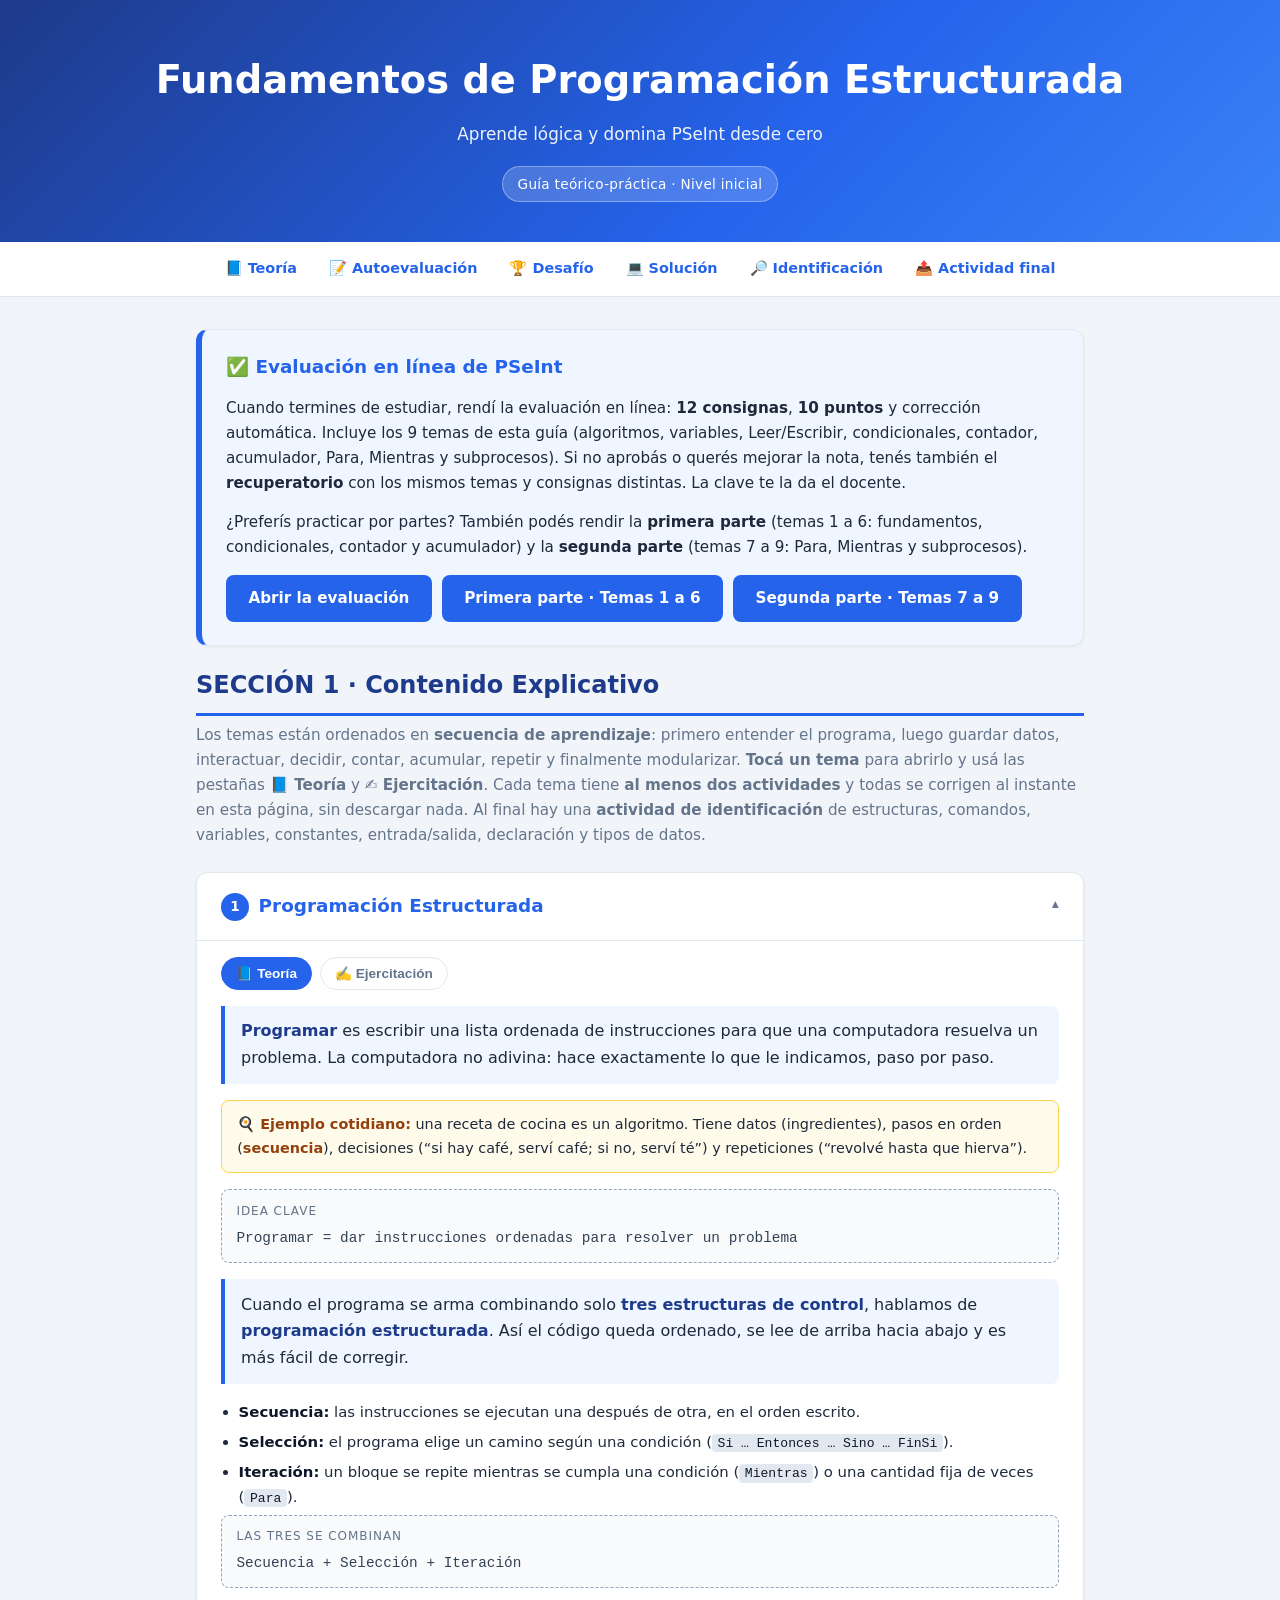
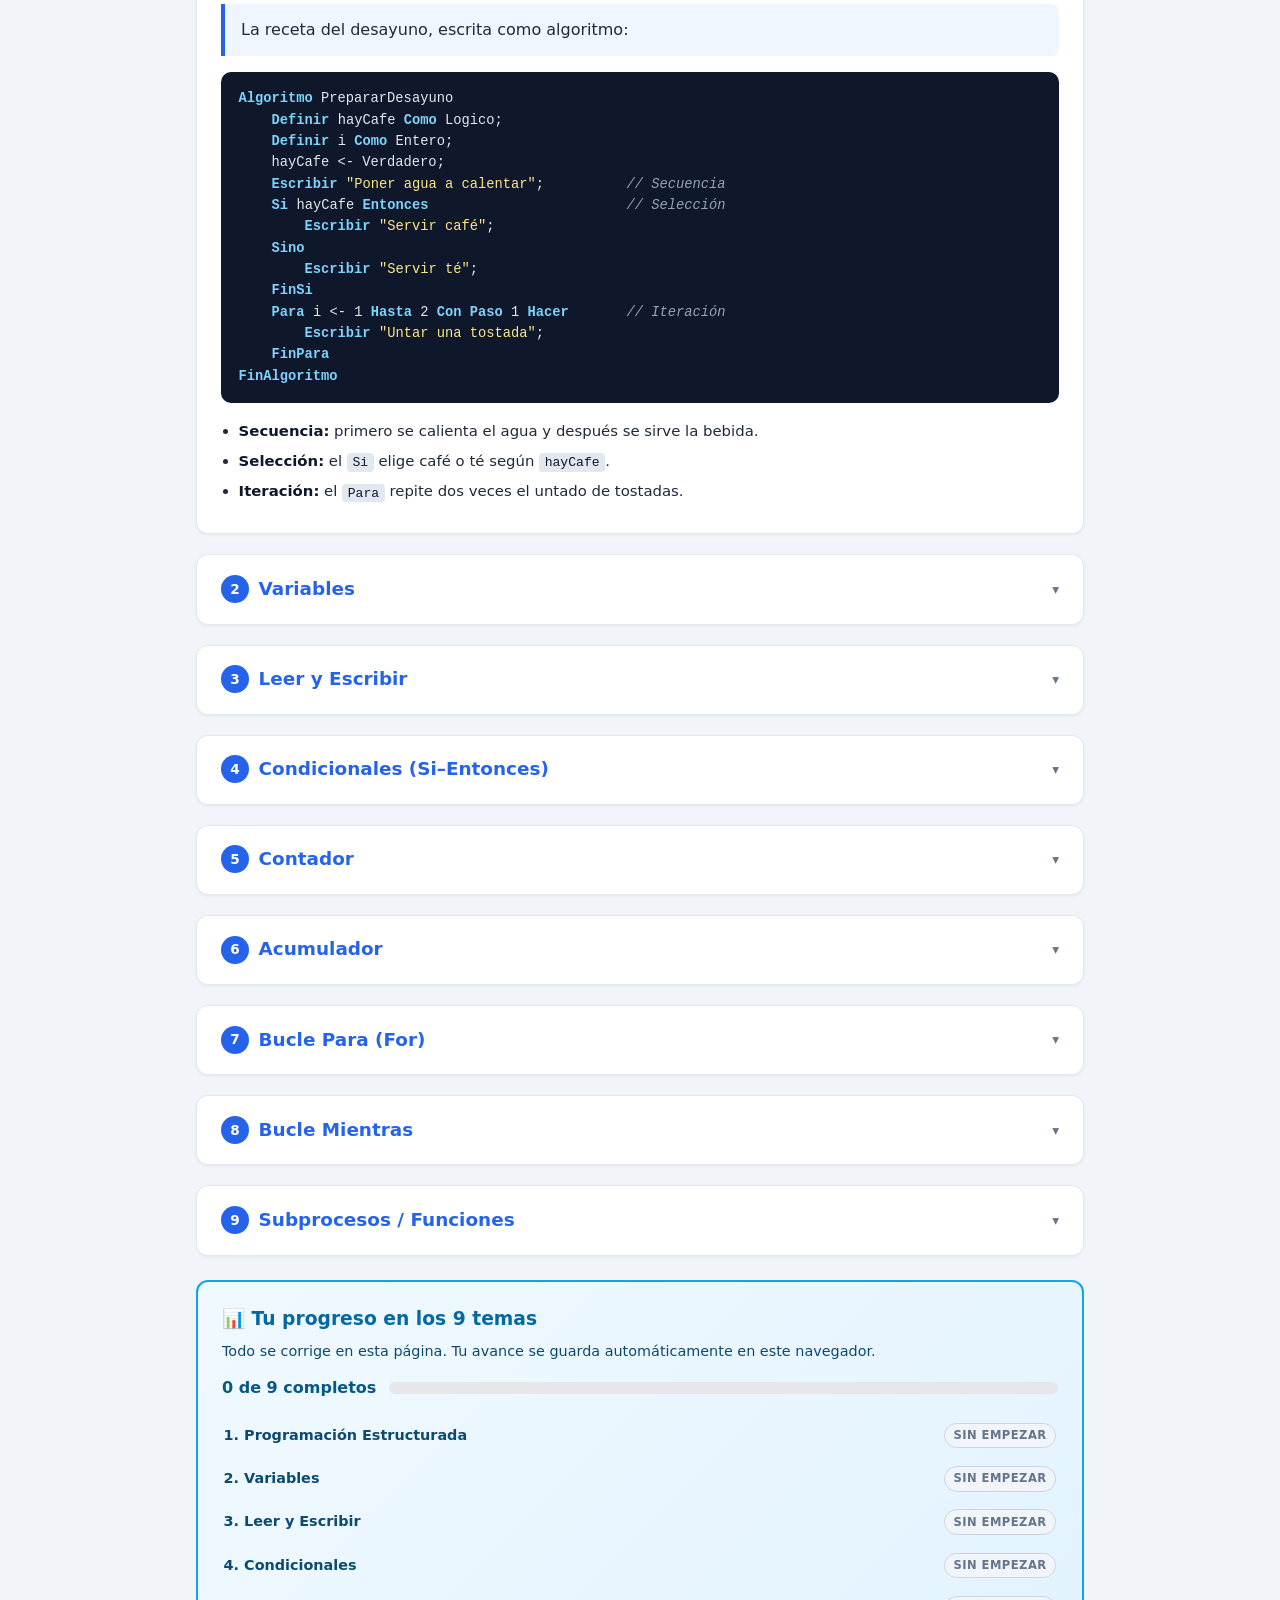
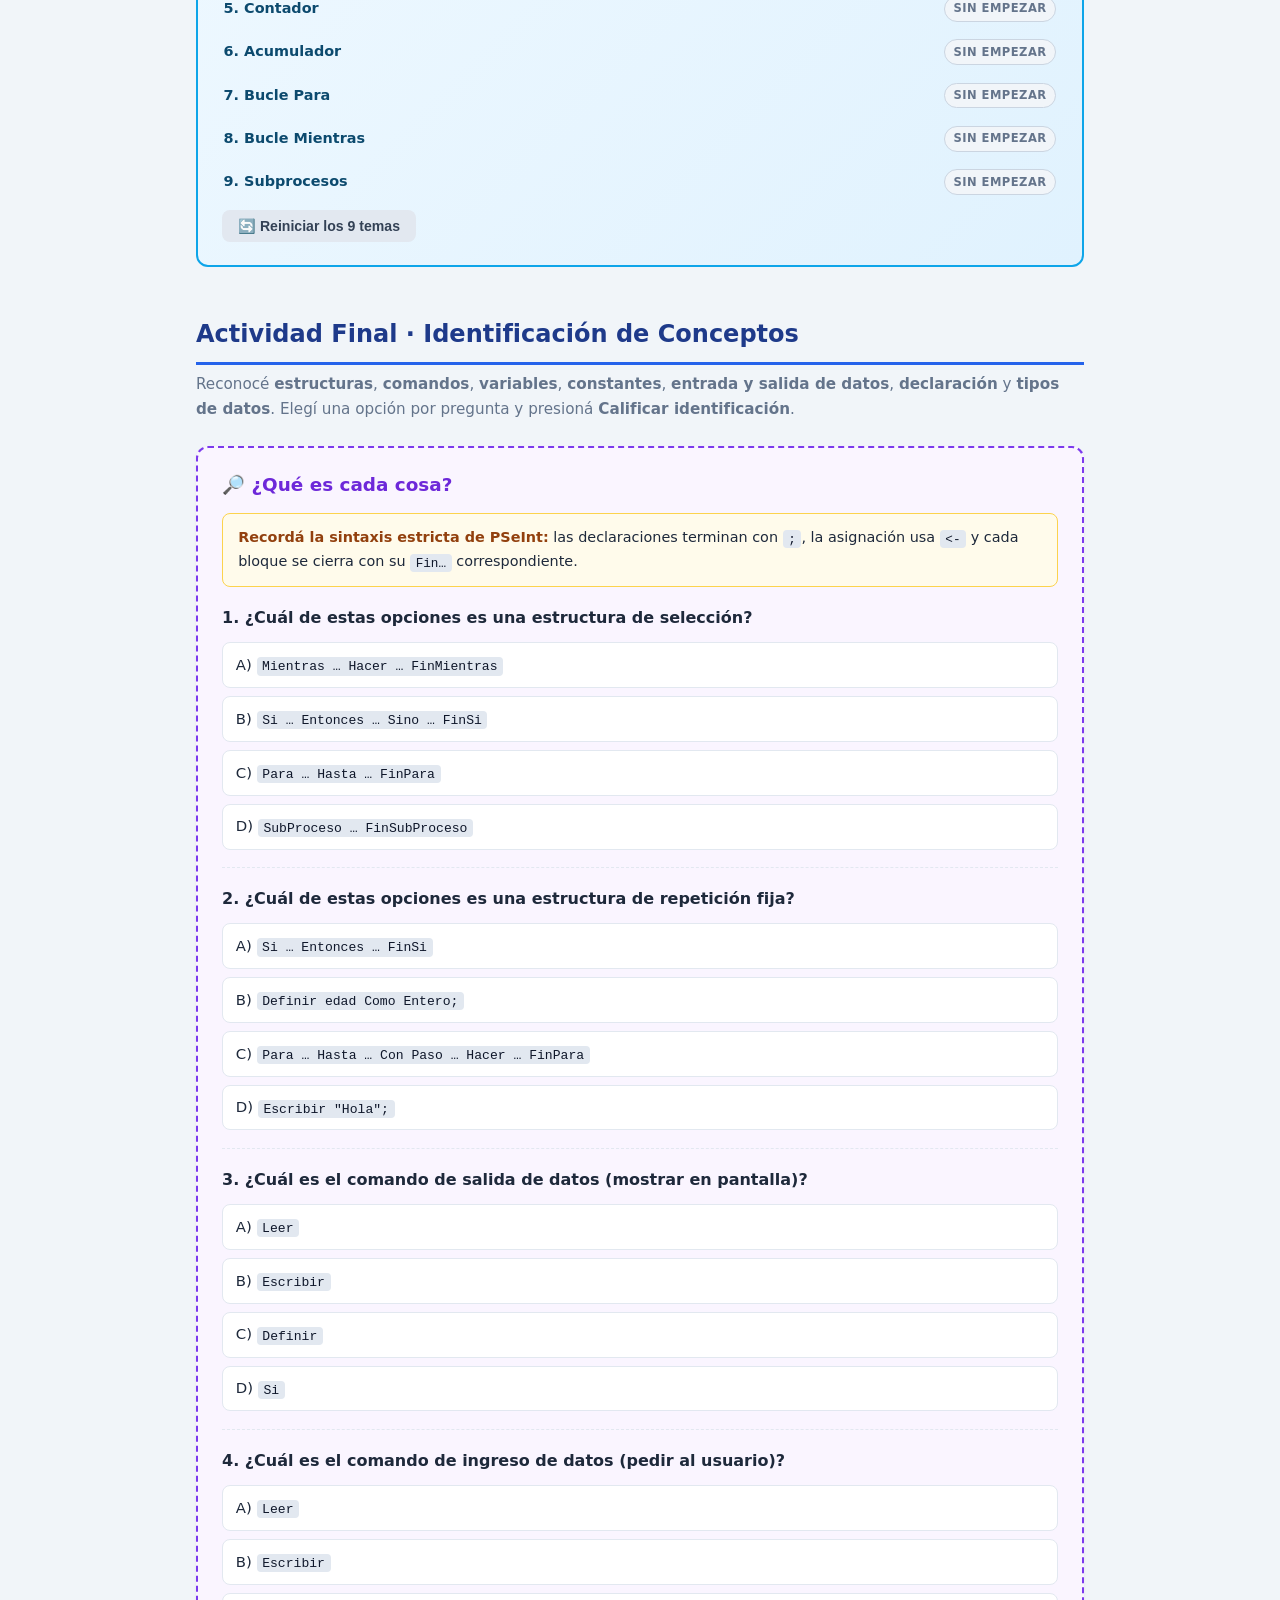
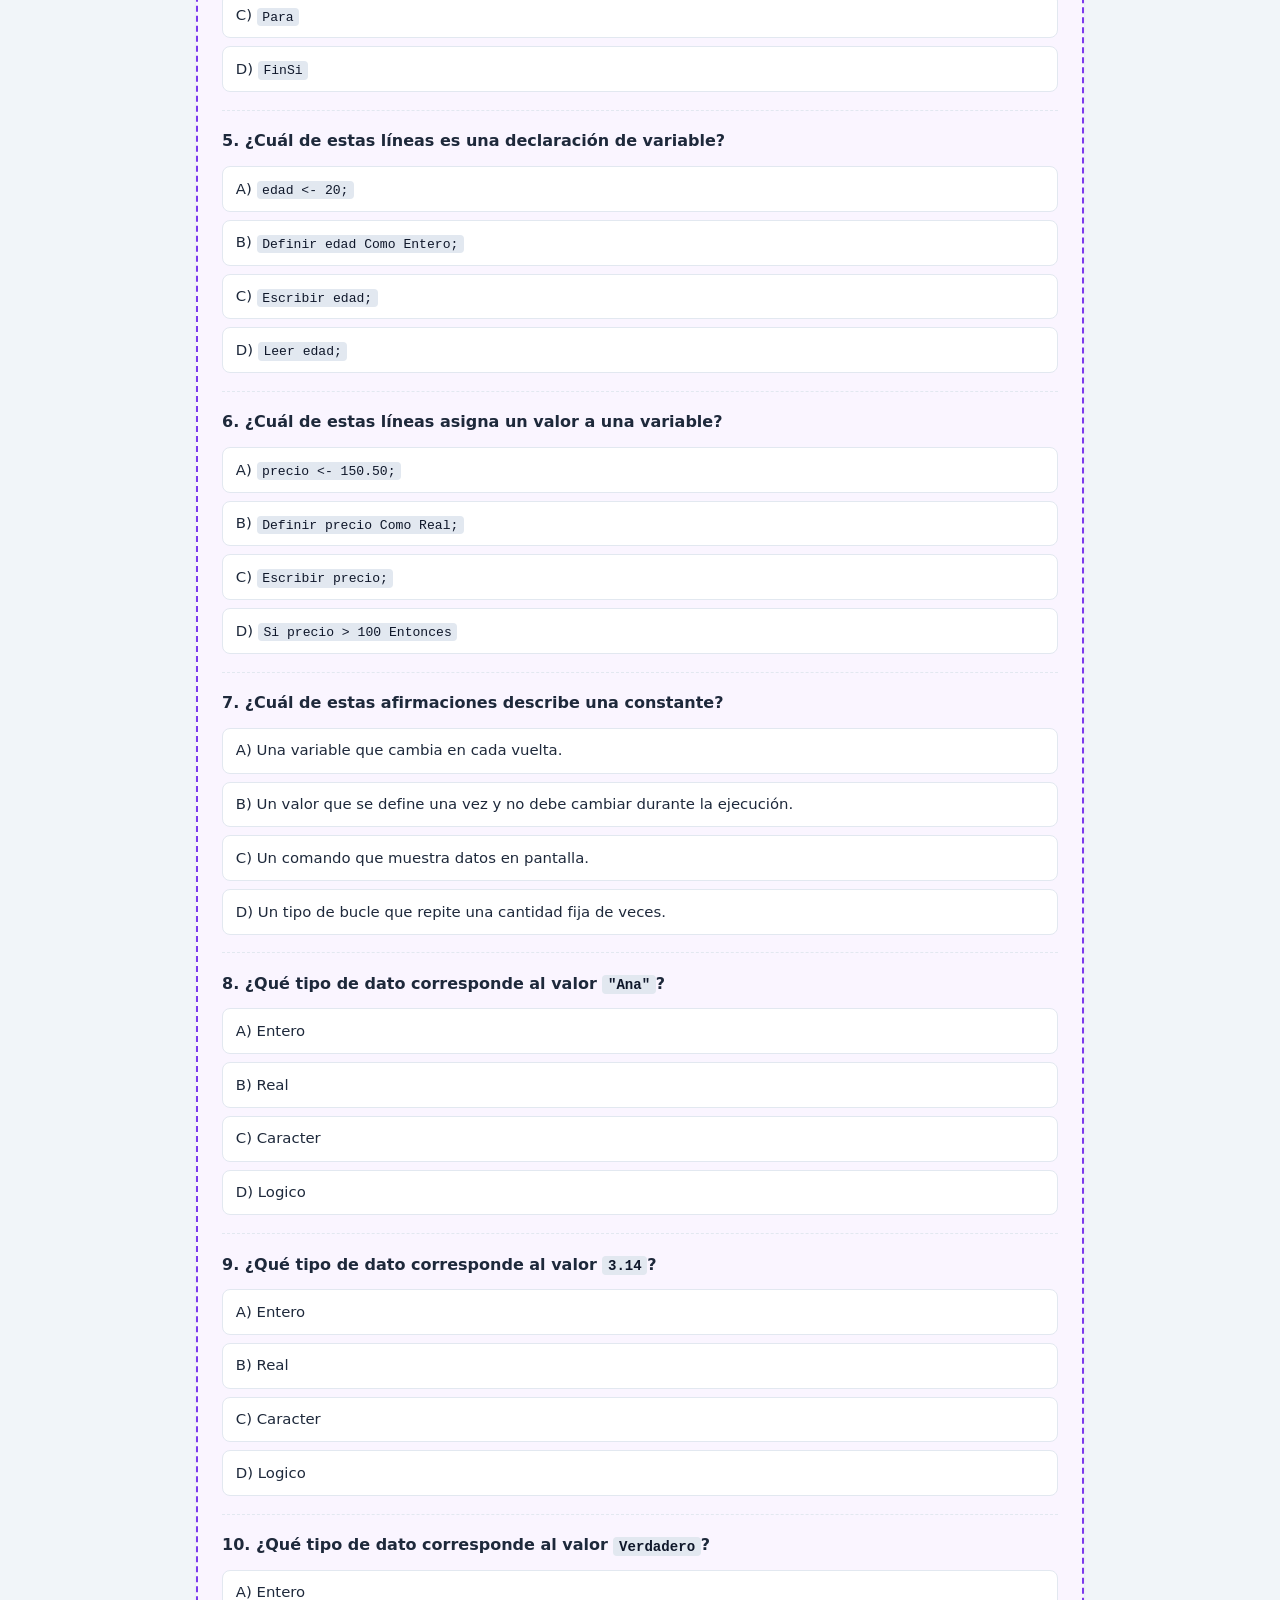
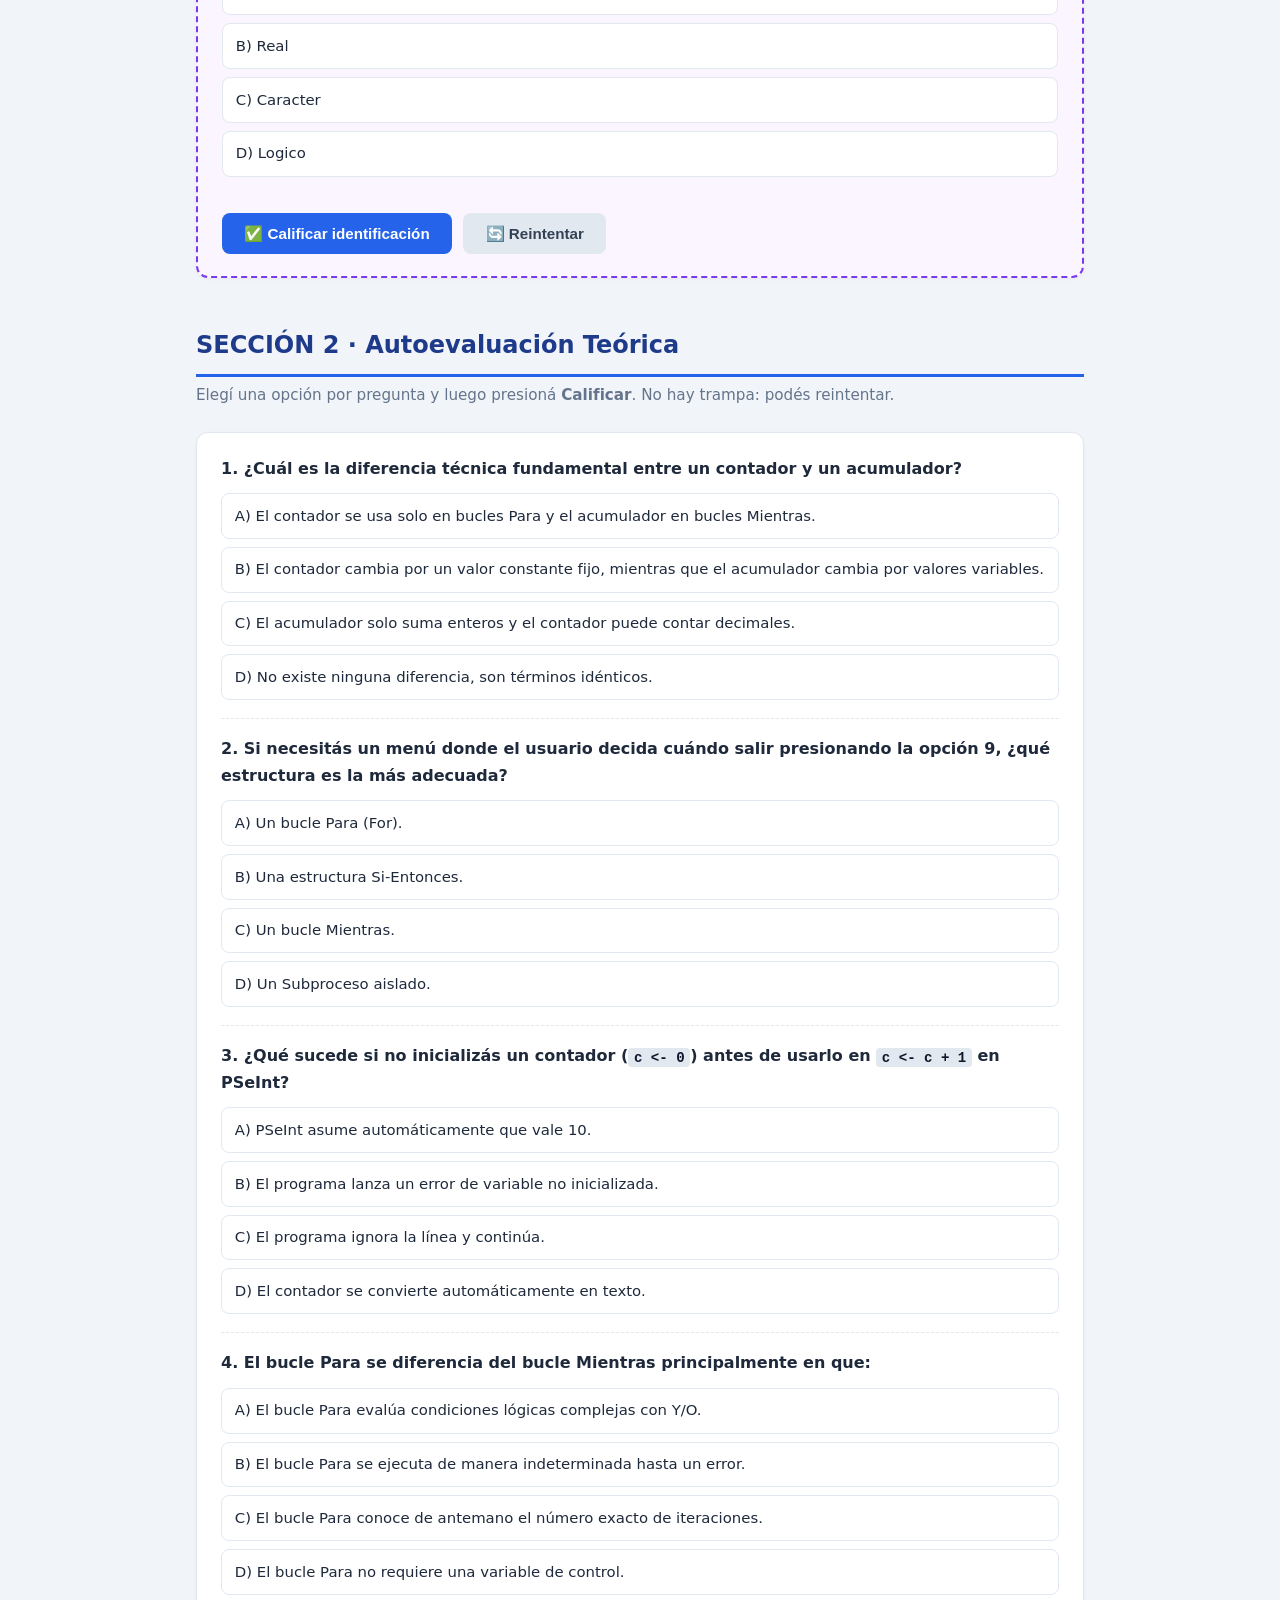
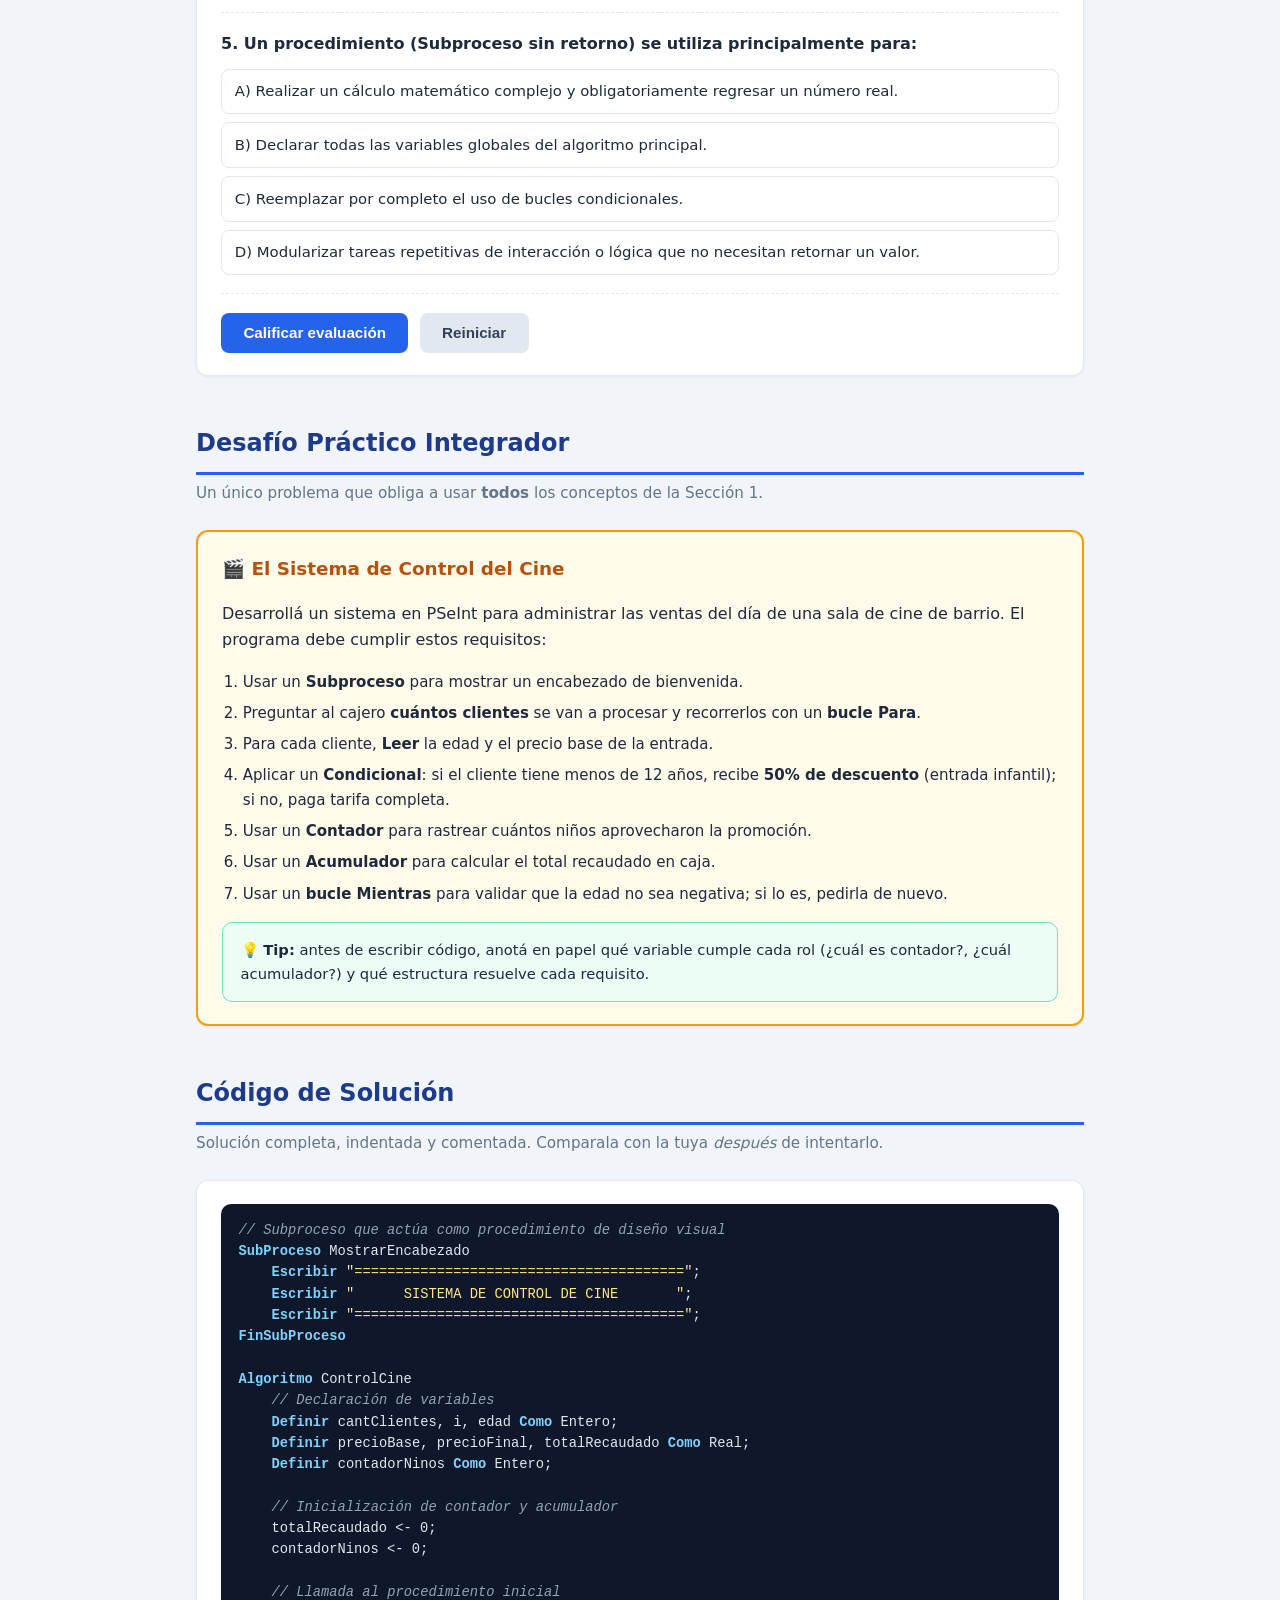
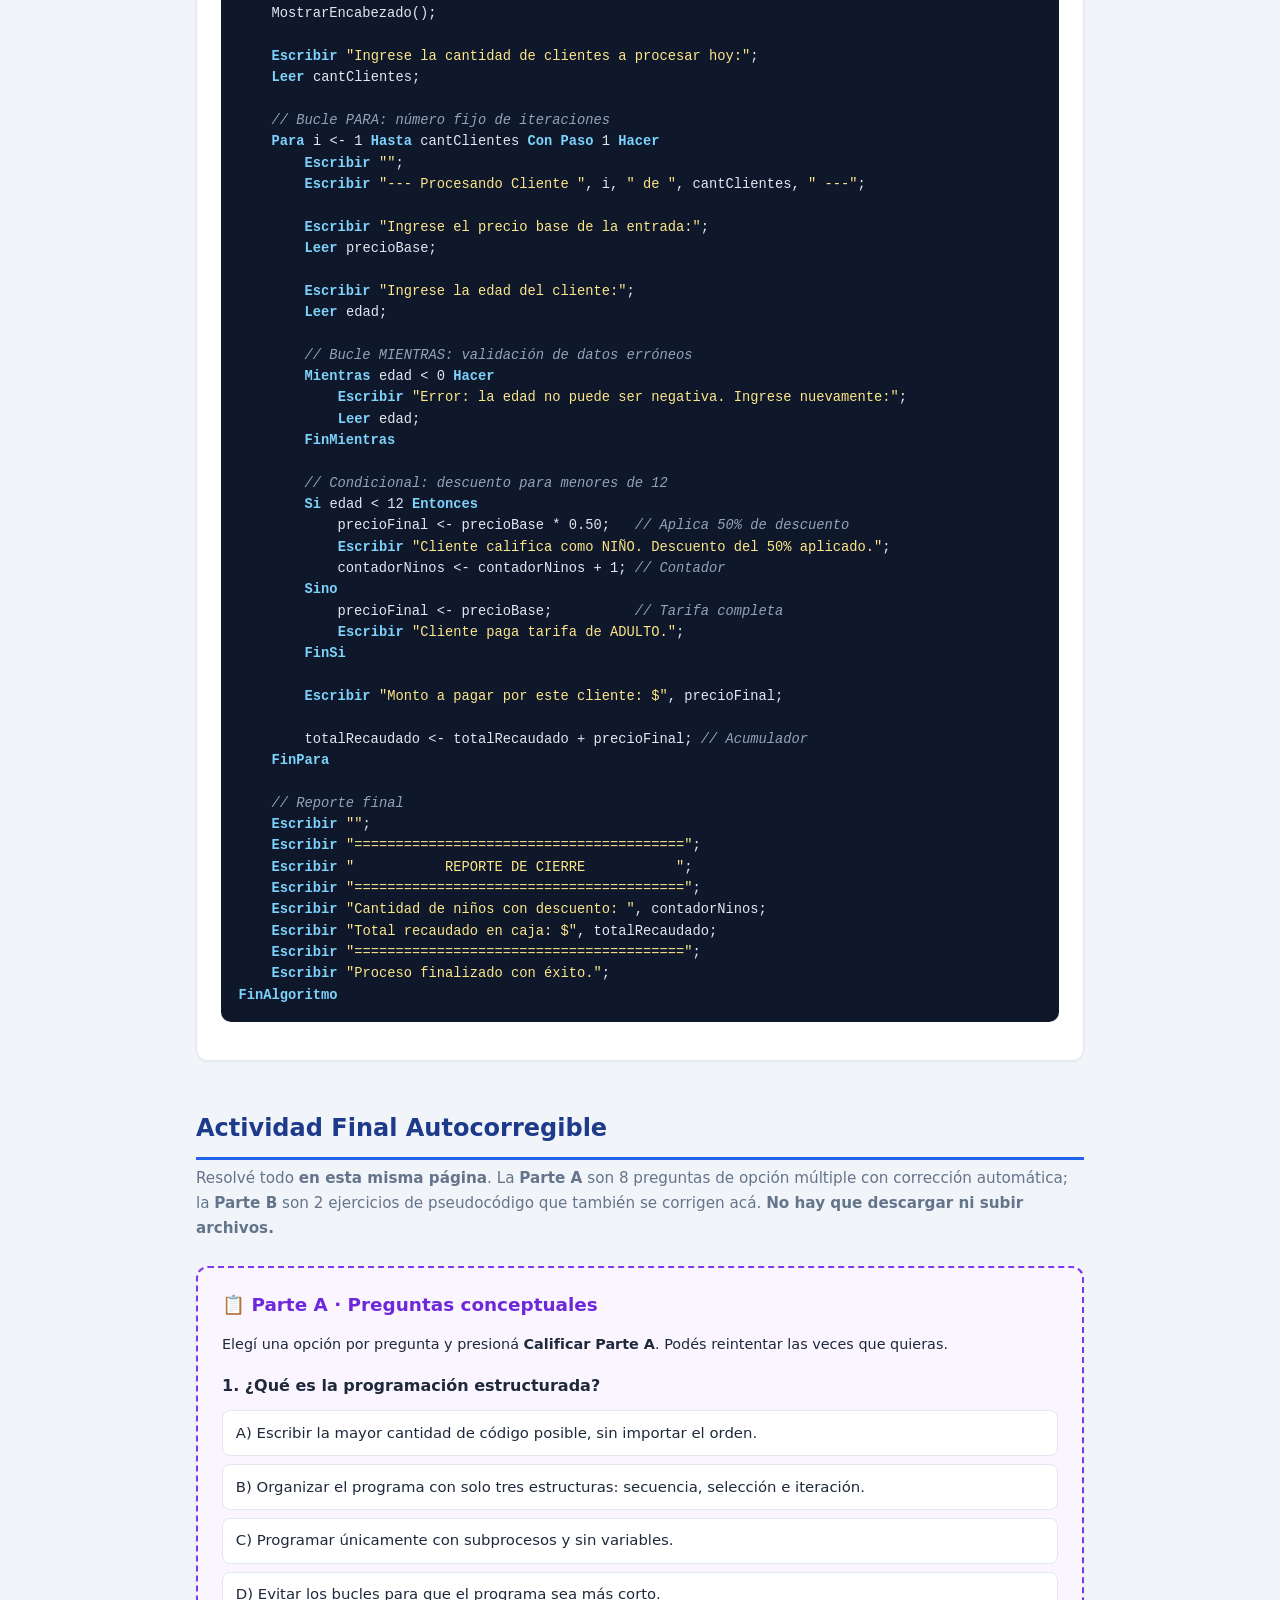
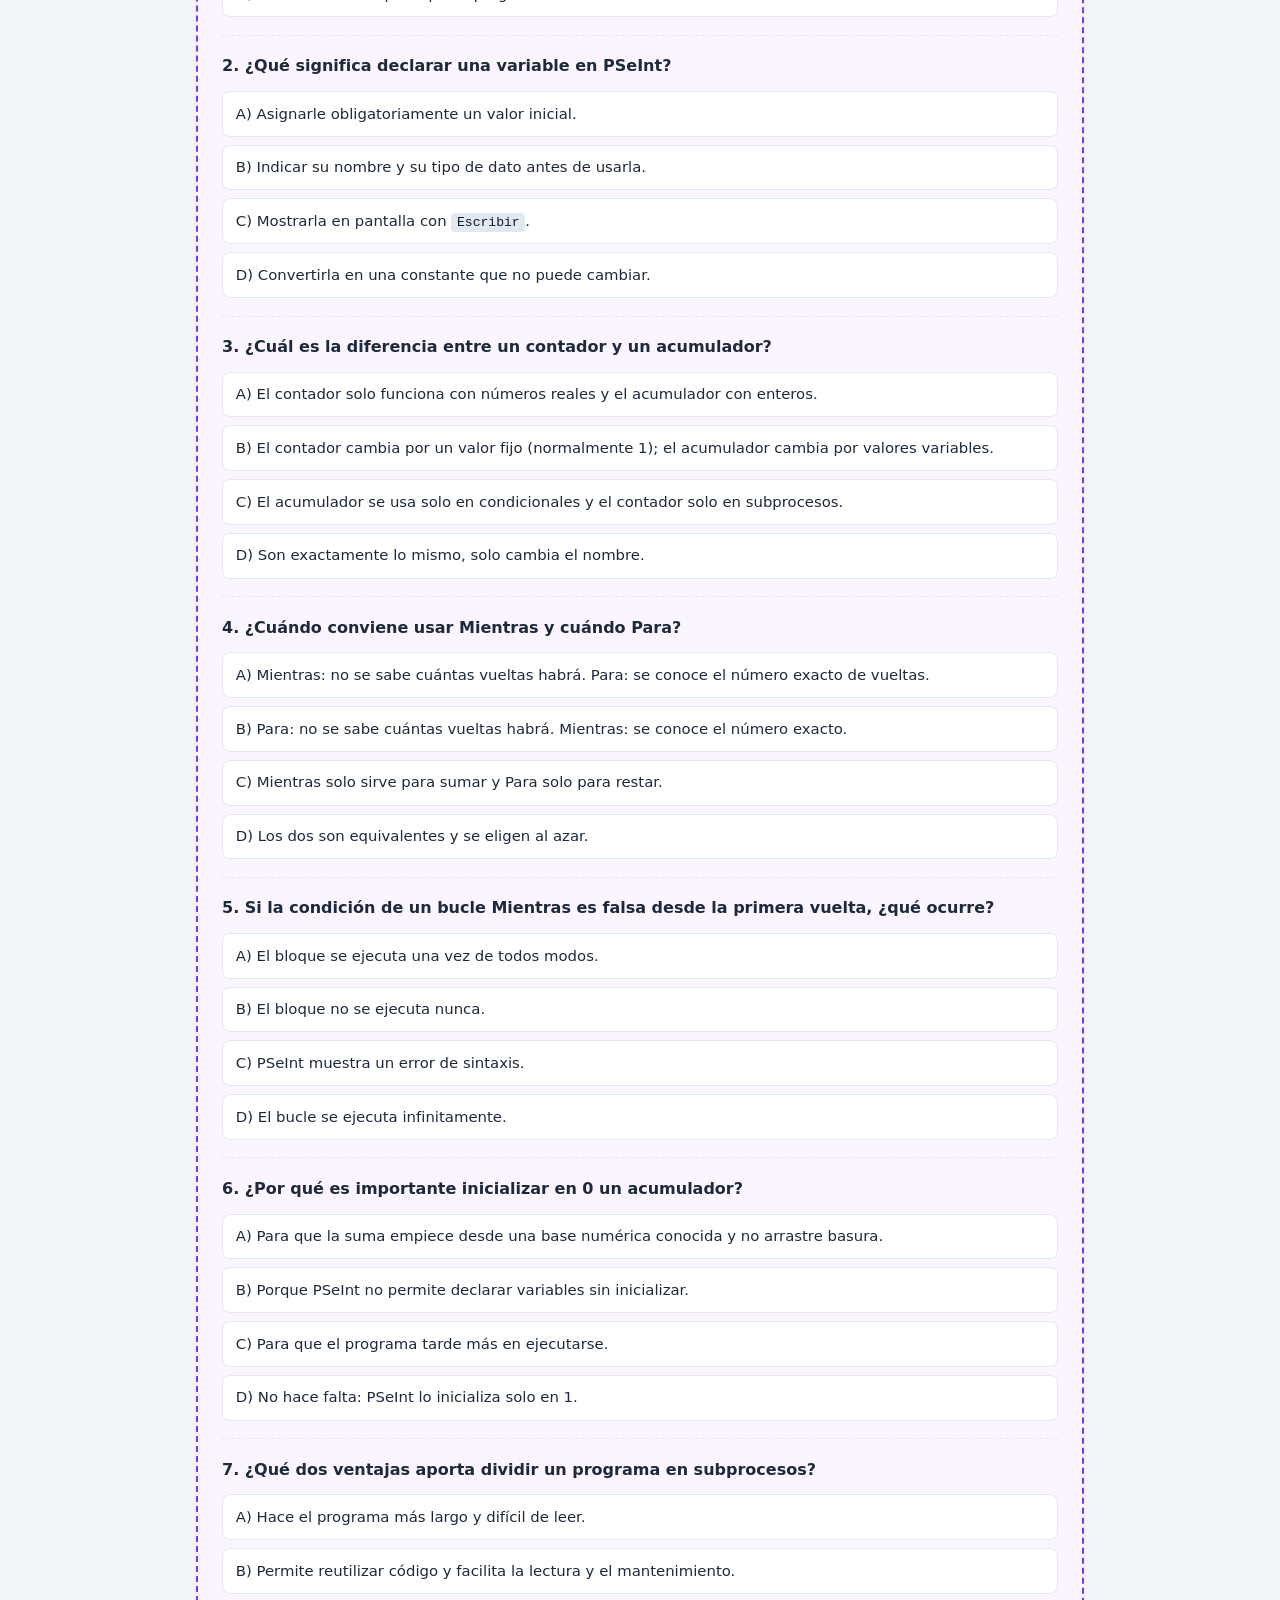
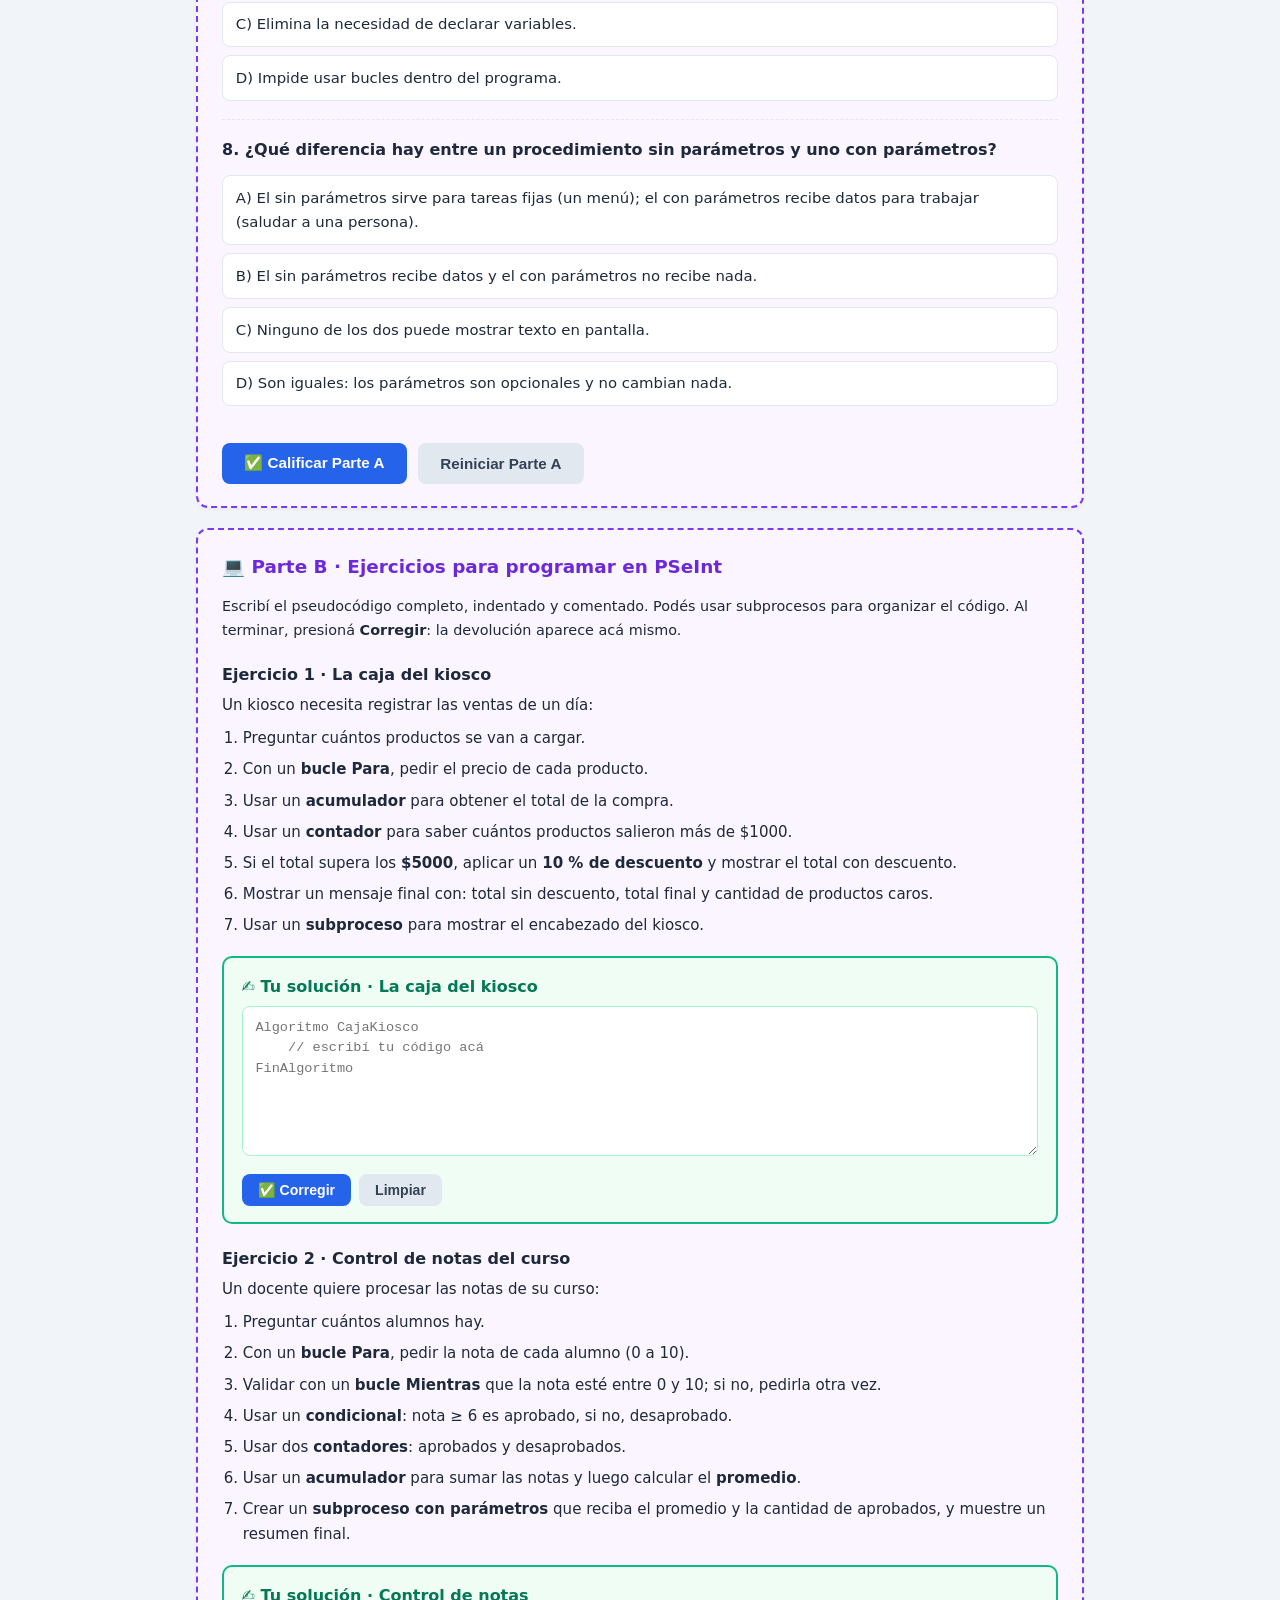
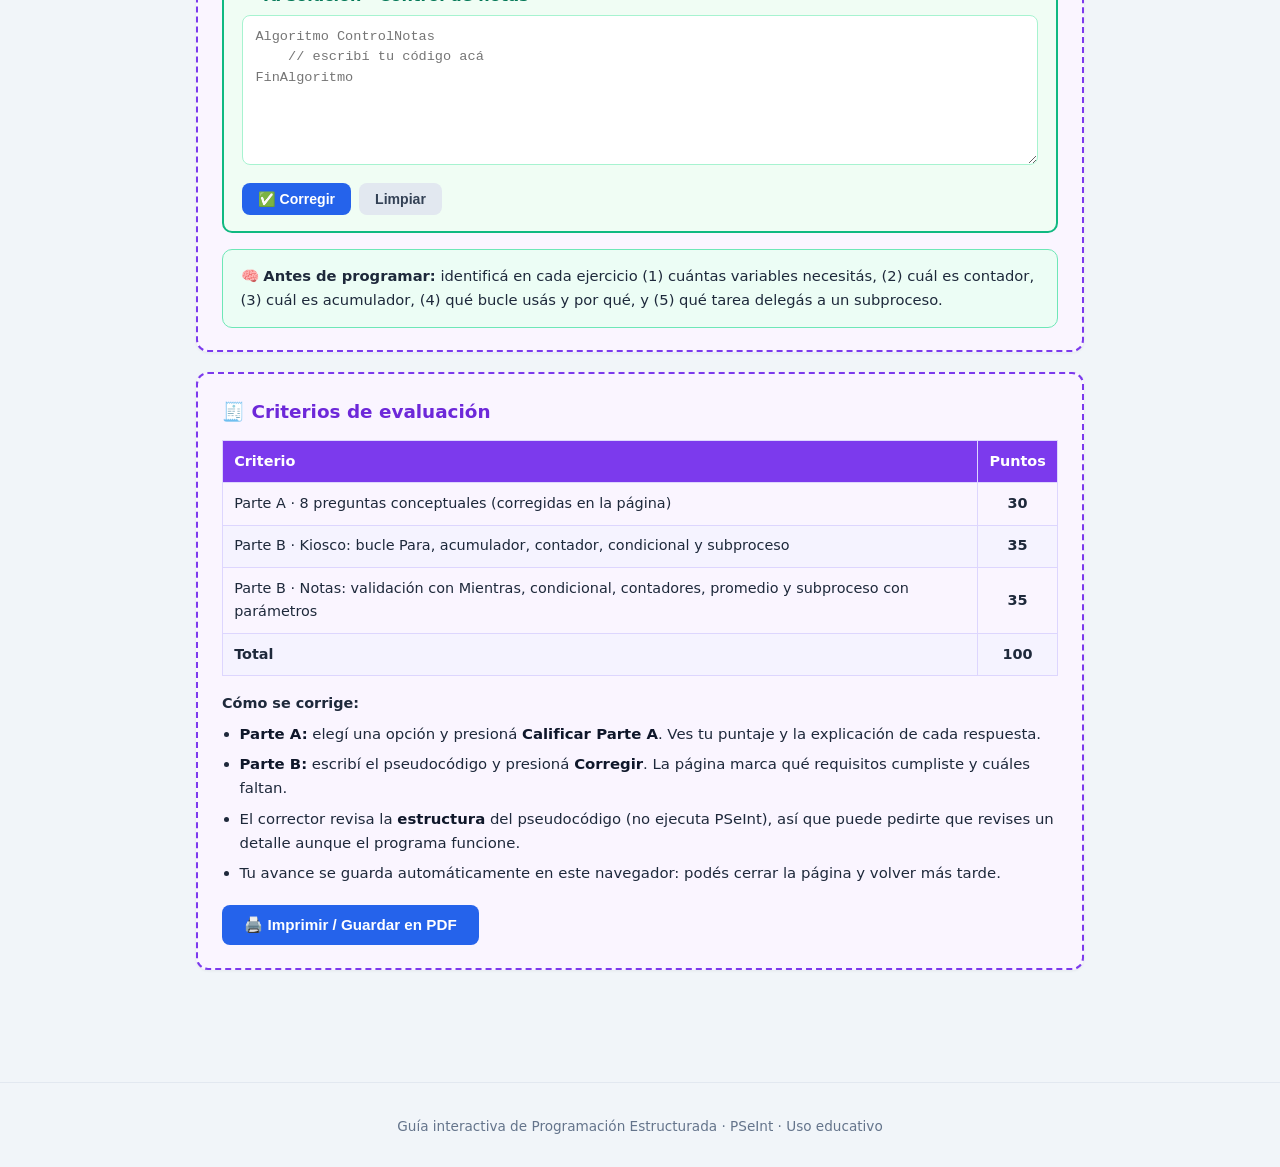
<file: index.html>
<!DOCTYPE html>
<html lang="es">
<head>
    <meta charset="UTF-8">
    <meta name="viewport" content="width=device-width, initial-scale=1.0">
    <title>Programación Estructurada con PSeInt — Guía Interactiva</title>
    <style>
        :root{
            --primary:#2563eb;
            --primary-dark:#1d4ed8;
            --ink:#1e293b;
            --muted:#64748b;
            --bg:#f1f5f9;
            --card:#ffffff;
            --border:#e2e8f0;
            --code:#0f172a;
            --ok:#16a34a;
            --ok-bg:#dcfce7;
            --bad:#dc2626;
            --bad-bg:#fee2e2;
            --accent:#f59e0b;
        }
        *{box-sizing:border-box;}
        html{scroll-behavior:smooth;}
        body{
            margin:0;
            font-family:system-ui,-apple-system,"Segoe UI",Roboto,Arial,sans-serif;
            background:var(--bg);
            color:var(--ink);
            line-height:1.65;
        }
        /* ---------- Encabezado ---------- */
        header.hero{
            background:linear-gradient(135deg,#1e3a8a 0%,#2563eb 60%,#3b82f6 100%);
            color:#fff;
            padding:3rem 1rem 2.5rem;
            text-align:center;
        }
        header.hero h1{margin:0 0 .6rem;font-size:clamp(1.6rem,4vw,2.4rem);}
        header.hero p{margin:0;opacity:.92;font-size:1.05rem;}
        .badge{
            display:inline-block;margin-top:1.1rem;padding:.35rem .9rem;
            background:rgba(255,255,255,.18);border:1px solid rgba(255,255,255,.35);
            border-radius:999px;font-size:.85rem;letter-spacing:.3px;
        }
        /* ---------- Navegación ---------- */
        nav.sumario{
            position:sticky;top:0;z-index:20;
            background:rgba(255,255,255,.95);
            backdrop-filter:blur(8px);
            border-bottom:1px solid var(--border);
            padding:.6rem 1rem;
            display:flex;gap:.5rem;flex-wrap:wrap;justify-content:center;
        }
        nav.sumario a{
            color:var(--primary);text-decoration:none;font-weight:600;font-size:.9rem;
            padding:.35rem .75rem;border-radius:6px;transition:background .2s;
        }
        nav.sumario a:hover{background:#dbeafe;}
        /* ---------- Layout ---------- */
        main{max-width:920px;margin:0 auto;padding:2rem 1rem 4rem;}
        section{margin-bottom:3rem;}
        h2.section-title{
            font-size:1.5rem;color:#1e3a8a;margin:0 0 .4rem;
            padding-bottom:.5rem;border-bottom:3px solid var(--primary);
        }
        .section-sub{color:var(--muted);margin:0 0 1.5rem;font-size:.95rem;}
        /* ---------- Tarjetas ---------- */
        .card{
            background:var(--card);border:1px solid var(--border);border-radius:12px;
            padding:1.4rem 1.5rem;margin-bottom:1.25rem;
            box-shadow:0 1px 3px rgba(15,23,42,.06);
            transition:box-shadow .2s, transform .2s;
        }
        .card:hover{box-shadow:0 8px 24px rgba(15,23,42,.09);}
        .card h3{
            display:flex;align-items:center;gap:.6rem;
            margin:0 0 .8rem;font-size:1.15rem;color:var(--primary);
        }
        .num{
            flex:0 0 auto;display:inline-flex;align-items:center;justify-content:center;
            width:28px;height:28px;border-radius:50%;
            background:var(--primary);color:#fff;font-size:.85rem;font-weight:700;
        }
        .concept{
            background:#eff6ff;border-left:4px solid var(--primary);
            padding:.8rem 1rem;border-radius:0 8px 8px 0;margin:0 0 1rem;
        }
        .concept strong{color:#1e3a8a;}
        .syntax{
            background:#f8fafc;border:1px dashed #94a3b8;border-radius:8px;
            padding:.7rem .9rem;margin:0 0 1rem;font-family:Consolas,Monaco,monospace;
            font-size:.9rem;color:#334155;overflow-x:auto;
        }
        .syntax-label{
            display:block;font-family:system-ui,sans-serif;font-size:.75rem;
            text-transform:uppercase;letter-spacing:.08em;color:var(--muted);margin-bottom:.35rem;
        }
        /* ---------- Código ---------- */
        pre{
            background:var(--code);color:#e2e8f0;border-radius:10px;
            padding:1rem 1.1rem;overflow-x:auto;margin:0 0 1rem;
            font-family:"Fira Code",Consolas,Monaco,monospace;
            font-size:.86rem;line-height:1.55;tab-size:4;
        }
        pre code{font-family:inherit;background:none;padding:0;}
        .cmt{color:#94a3b8;font-style:italic;}
        .kw{color:#7dd3fc;font-weight:600;}
        .str{color:#fde68a;}
        code.inline{
            background:#e2e8f0;color:#0f172a;padding:.1rem .35rem;
            border-radius:4px;font-family:Consolas,Monaco,monospace;font-size:.88em;
        }
        ul.explain{margin:0;padding-left:1.1rem;}
        ul.explain li{margin:.35rem 0;font-size:.93rem;}
        ul.explain li strong{color:#0f172a;}
        .example-label{
            display:inline-block;font-size:.78rem;font-weight:700;text-transform:uppercase;
            letter-spacing:.06em;color:#fff;background:var(--primary);border-radius:4px;
            padding:.15rem .5rem;margin:0 0 .5rem;
        }
        .example-label.alt{background:#0ea5e9;}
        .example-label.alt2{background:#8b5cf6;}
        .example-label.alt3{background:#059669;}
        .note{
            background:#fffbeb;border:1px solid #fcd34d;border-radius:8px;
            padding:.75rem .95rem;font-size:.9rem;margin:0 0 1rem;
        }
        .note strong{color:#92400e;}
        /* ---------- Temas en acordeón ---------- */
        .card.topic{padding:0;overflow:hidden;scroll-margin-top:80px;}
        .card.topic h3{
            margin:0;padding:1.15rem 1.5rem;cursor:pointer;user-select:none;
            border-bottom:1px solid transparent;transition:background .15s;
        }
        .card.topic h3:hover{background:#f8fafc;}
        .card.topic h3:focus-visible{outline:2px solid var(--primary);outline-offset:-2px;}
        .card.topic.open h3{border-bottom-color:var(--border);}
        .chevron{
            margin-left:auto;color:var(--muted);font-size:.85rem;
            transition:transform .2s;
        }
        .card.topic.open .chevron{transform:rotate(180deg);}
        .topic-tabs{display:flex;gap:.45rem;flex-wrap:wrap;padding:1rem 1.5rem .2rem;}
        .topic-tab{
            border:1.5px solid var(--border);background:#fff;color:var(--muted);
            font-weight:600;font-size:.85rem;padding:.45rem .9rem;border-radius:999px;
            cursor:pointer;transition:all .15s;
        }
        .topic-tab:hover{border-color:#93c5fd;color:var(--primary);}
        .topic-tab.active{background:var(--primary);border-color:var(--primary);color:#fff;}
        .topic-panel{padding:.8rem 1.5rem 1.5rem;}
        .topic-panel[hidden]{display:none;}
        .topic-panel-ejercicio .exercise{margin-top:0;}
        .topic-panel-ejercicio .exercise + .exercise{margin-top:1.2rem;}
        .card.topic.closed .topic-tabs,
        .card.topic.closed .topic-panel{display:none;}
        /* ---------- Quiz ---------- */
        .quiz-question{border-bottom:1px dashed var(--border);padding-bottom:1.1rem;margin-bottom:1.1rem;}
        .quiz-question:last-of-type{border-bottom:none;}
        .q-text{margin:0 0 .7rem;font-weight:600;}
        .options-list{list-style:none;margin:0;padding:0;display:grid;gap:.5rem;}
        .options-list li{
            border:1.5px solid var(--border);border-radius:8px;
            padding:.6rem .8rem;cursor:pointer;font-size:.93rem;
            background:#fff;transition:all .15s;user-select:none;
        }
        .options-list li:hover{border-color:#93c5fd;background:#f8fbff;}
        .options-list li.selected{border-color:var(--primary);background:#dbeafe;font-weight:600;}
        .options-list li.correct{border-color:var(--ok);background:var(--ok-bg);color:#14532d;font-weight:600;}
        .options-list li.incorrect{border-color:var(--bad);background:var(--bad-bg);color:#7f1d1d;}
        .feedback{
            display:none;margin-top:.7rem;padding:.7rem .9rem;font-size:.88rem;
            background:#f0f9ff;border-left:4px solid var(--primary);border-radius:0 6px 6px 0;
        }
        .btn{
            border:none;border-radius:8px;padding:.7rem 1.4rem;font-size:.95rem;
            font-weight:600;cursor:pointer;transition:background .2s, transform .1s;
        }
        .btn:active{transform:scale(.98);}
        .btn-primary{background:var(--primary);color:#fff;}
        .btn-primary:hover{background:var(--primary-dark);}
        .btn-ghost{background:#e2e8f0;color:#334155;}
        .btn-ghost:hover{background:#cbd5e1;}
        .quiz-actions{display:flex;gap:.7rem;flex-wrap:wrap;margin-top:1.2rem;}
        #score-banner, #score-parteA, #score-identificacion{
            display:none;margin-top:1.2rem;padding:1rem;border-radius:10px;
            text-align:center;font-weight:700;font-size:1.05rem;
        }
        /* ---------- Desafío ---------- */
        .challenge{border:2px solid var(--accent);background:#fffbeb;}
        .challenge h3{color:#b45309;}
        ol.steps{margin:.5rem 0 0;padding-left:1.3rem;}
        ol.steps li{margin:.4rem 0;font-size:.94rem;}
        .tip{
            background:#ecfdf5;border:1px solid #6ee7b7;border-radius:10px;
            padding:.9rem 1.1rem;font-size:.92rem;margin-top:1rem;
        }
        /* ---------- Ejercicios autocorregibles ---------- */
        .exercise{
            margin-top:1.1rem;padding:1rem 1.1rem;border:2px solid #10b981;
            border-radius:10px;background:#f0fdf4;
        }
        .exercise h4{margin:0 0 .35rem;color:#047857;font-size:1rem;}
        .ex-goal{font-size:.92rem;margin:0 0 .6rem;}
        .code-input{
            width:100%;min-height:150px;resize:vertical;
            font-family:"Fira Code",Consolas,Monaco,monospace;font-size:.85rem;
            line-height:1.5;padding:.7rem .8rem;border:1.5px solid #a7f3d0;
            border-radius:8px;background:#fff;color:#0f172a;tab-size:4;
        }
        .code-input:focus{outline:none;border-color:#10b981;box-shadow:0 0 0 3px rgba(16,185,129,.15);}
        .ex-actions{display:flex;gap:.5rem;flex-wrap:wrap;margin-top:.6rem;}
        .ex-actions .btn{padding:.5rem 1rem;font-size:.88rem;}
        .result{display:none;margin-top:.8rem;}
        .result.show{display:block;}
        .result-head{display:flex;align-items:center;gap:.6rem;flex-wrap:wrap;margin-bottom:.5rem;}
        .result-score{font-weight:700;font-size:.95rem;white-space:nowrap;}
        .score-bar{flex:1 1 160px;height:10px;border-radius:999px;background:#e5e7eb;overflow:hidden;min-width:120px;}
        .score-fill{height:100%;width:0;background:linear-gradient(90deg,#34d399,#10b981);transition:width .35s;}
        .result ul{list-style:none;margin:0;padding:0;font-size:.88rem;}
        .result li{padding:.25rem 0;}
        .result li.ok{color:#166534;}
        .result li.fail{color:#991b1b;}
        .result-msg{margin-top:.5rem;font-size:.9rem;font-weight:600;}
        /* ---------- Resumen de progreso ---------- */
        .progress-card{
            border:2px solid #0ea5e9;border-radius:12px;
            background:linear-gradient(135deg,#f0f9ff,#e0f2fe);
            padding:1.4rem 1.5rem;margin-top:1.5rem;
        }
        .progress-card h3{color:#0369a1;margin:0 0 .3rem;}
        .progress-top{display:flex;align-items:center;gap:.8rem;flex-wrap:wrap;margin:.7rem 0 1rem;}
        .progress-top .score-bar{height:12px;}
        .progress-pct{font-weight:700;color:#075985;white-space:nowrap;}
        ul.progress-list{list-style:none;margin:0;padding:0;display:grid;gap:.4rem;}
        ul.progress-list li{
            display:flex;align-items:center;gap:.55rem;flex-wrap:wrap;
            font-size:.9rem;padding:.35rem .1rem;
        }
        ul.progress-list a{color:#0c4a6e;font-weight:600;text-decoration:none;flex:1 1 220px;}
        ul.progress-list a:hover{text-decoration:underline;}
        .pill{
            font-size:.72rem;font-weight:700;text-transform:uppercase;letter-spacing:.04em;
            padding:.15rem .55rem;border-radius:999px;white-space:nowrap;border:1px solid transparent;
        }
        .pill.todo{background:#f1f5f9;color:#64748b;border-color:#cbd5e1;}
        .pill.progress{background:#fef3c7;color:#92400e;border-color:#fcd34d;}
        .pill.done{background:#dcfce7;color:#166534;border-color:#86efac;}
        /* ---------- Entrega ---------- */
        .delivery{border:2px dashed #7c3aed;background:#faf5ff;}
        .delivery h3{color:#6d28d9;}
        .qlist{counter-reset:q;list-style:none;margin:0;padding:0;}
        .qlist > li{
            counter-increment:q;position:relative;
            padding:.8rem 0 .8rem 2.4rem;border-bottom:1px solid #ede9fe;font-size:.94rem;
        }
        .qlist > li::before{
            content:"A" counter(q);position:absolute;left:0;top:.75rem;
            width:1.7rem;height:1.7rem;border-radius:50%;background:#7c3aed;color:#fff;
            display:flex;align-items:center;justify-content:center;
            font-size:.75rem;font-weight:700;
        }
        .qlist > li:last-child{border-bottom:none;}
        .write-area{
            min-height:70px;border:1px dashed #c4b5fd;border-radius:8px;
            background:#fff;margin:.4rem 0 .2rem;padding:.6rem;
            font-size:.88rem;color:#a78bfa;
        }
        table.rubric{
            width:100%;border-collapse:collapse;margin:.8rem 0 0;font-size:.9rem;
        }
        table.rubric th, table.rubric td{
            border:1px solid #ddd6fe;padding:.55rem .7rem;text-align:left;
        }
        table.rubric th{background:#7c3aed;color:#fff;font-weight:600;}
        table.rubric tr:nth-child(even) td{background:#f5f3ff;}
        table.rubric td.pts{text-align:center;font-weight:700;white-space:nowrap;}
        footer{
            text-align:center;color:var(--muted);font-size:.85rem;
            padding:2rem 1rem;border-top:1px solid var(--border);
        }
        @media (max-width:600px){
            .card{padding:1.1rem;}
            pre{font-size:.78rem;}
            .card.topic h3{padding:1rem 1.1rem;}
            .topic-tabs{padding:.9rem 1.1rem 0;}
            .topic-panel{padding:.7rem 1.1rem 1.2rem;}
        }
        @media print{
            nav.sumario, .quiz-actions, .btn, #score-banner, #score-parteA, #score-identificacion{display:none !important;}
            body{background:#fff;}
            .card{box-shadow:none;break-inside:avoid;}
            .topic-tabs, .chevron{display:none !important;}
            .card.topic.closed .topic-panel,
            .topic-panel[hidden]{display:block !important;}
            .card.topic h3{border-bottom:1px solid var(--border);}
            header.hero{background:#1e3a8a !important;-webkit-print-color-adjust:exact;print-color-adjust:exact;}
            pre{-webkit-print-color-adjust:exact;print-color-adjust:exact;}
            .write-area{min-height:90px;}
        }
    </style>
</head>
<body>

<header class="hero">
    <h1>Fundamentos de Programación Estructurada</h1>
    <p>Aprende lógica y domina PSeInt desde cero</p>
    <span class="badge">Guía teórico-práctica · Nivel inicial</span>
</header>

<nav class="sumario">
    <a href="#teoria">📘 Teoría</a>
    <a href="#quiz">📝 Autoevaluación</a>
    <a href="#desafio">🏆 Desafío</a>
    <a href="#solucion">💻 Solución</a>
    <a href="#identificacion">🔎 Identificación</a>
    <a href="#entrega">📤 Actividad final</a>
</nav>

<main>

    <div class="card" style="border-left:6px solid var(--primary);background:#eff6ff;">
        <h3 style="margin-top:0;">✅ Evaluación en línea de PSeInt</h3>
        <p style="margin:.3rem 0 .9rem;font-size:.95rem;">
            Cuando termines de estudiar, rendí la evaluación en línea: <strong>12 consignas</strong>,
            <strong>10 puntos</strong> y corrección automática. Incluye los 9 temas de esta guía
            (algoritmos, variables, Leer/Escribir, condicionales, contador, acumulador, Para,
            Mientras y subprocesos). Si no aprobás o querés mejorar la nota, tenés también el
            <strong>recuperatorio</strong> con los mismos temas y consignas distintas. La clave te la da el docente.
        </p>
        <p style="margin:.3rem 0 .9rem;font-size:.95rem;">
            ¿Preferís practicar por partes? También podés rendir la
            <strong>primera parte</strong> (temas 1 a 6: fundamentos, condicionales, contador y acumulador)
            y la <strong>segunda parte</strong> (temas 7 a 9: Para, Mientras y subprocesos).
        </p>
        <div style="display:flex;flex-wrap:wrap;gap:10px;">
            <a class="btn btn-primary" style="display:inline-block;text-decoration:none;"
               href="examenes/index.html">Abrir la evaluación</a>
            <a class="btn btn-primary" style="display:inline-block;text-decoration:none;"
               href="examenes/parte-1.html">Primera parte · Temas 1 a 6</a>
            <a class="btn btn-primary" style="display:inline-block;text-decoration:none;"
               href="examenes/parte-2.html">Segunda parte · Temas 7 a 9</a>
        </div>
    </div>

    <!-- ================= SECCIÓN 1 ================= -->
    <section id="teoria">
        <h2 class="section-title">SECCIÓN 1 · Contenido Explicativo</h2>
        <p class="section-sub">
            Los temas están ordenados en <strong>secuencia de aprendizaje</strong>: primero entender el programa,
            luego guardar datos, interactuar, decidir, contar, acumular, repetir y finalmente modularizar.
            <strong>Tocá un tema</strong> para abrirlo y usá las pestañas
            <strong>📘 Teoría</strong> y <strong>✍️ Ejercitación</strong>.
            Cada tema tiene <strong>al menos dos actividades</strong> y todas se corrigen al instante en esta
            página, sin descargar nada. Al final hay una <strong>actividad de identificación</strong> de estructuras,
            comandos, variables, constantes, entrada/salida, declaración y tipos de datos.
        </p>

        <!-- 1 -->
        <article class="card">
            <h3><span class="num">1</span> Programación Estructurada</h3>
            <p class="concept">
                <strong>Programar</strong> es escribir una lista ordenada de instrucciones para que una
                computadora resuelva un problema. La computadora no adivina: hace exactamente lo que
                le indicamos, paso por paso.
            </p>
            <div class="note">
                <strong>🍳 Ejemplo cotidiano:</strong> una receta de cocina es un algoritmo.
                Tiene datos (ingredientes), pasos en orden (<strong>secuencia</strong>), decisiones
                (“si hay café, serví café; si no, serví té”) y repeticiones
                (“revolvé hasta que hierva”).
            </div>
            <div class="syntax">
                <span class="syntax-label">Idea clave</span>
                Programar = dar instrucciones ordenadas para resolver un problema
            </div>
            <p class="concept">
                Cuando el programa se arma combinando solo <strong>tres estructuras de control</strong>,
                hablamos de <strong>programación estructurada</strong>. Así el código queda ordenado,
                se lee de arriba hacia abajo y es más fácil de corregir.
            </p>
            <ul class="explain">
                <li><strong>Secuencia:</strong> las instrucciones se ejecutan una después de otra, en el orden escrito.</li>
                <li><strong>Selección:</strong> el programa elige un camino según una condición
                    (<code class="inline">Si … Entonces … Sino … FinSi</code>).</li>
                <li><strong>Iteración:</strong> un bloque se repite mientras se cumpla una condición
                    (<code class="inline">Mientras</code>) o una cantidad fija de veces
                    (<code class="inline">Para</code>).</li>
            </ul>
            <div class="syntax">
                <span class="syntax-label">Las tres se combinan</span>
                Secuencia + Selección + Iteración
            </div>
            <p class="concept">La receta del desayuno, escrita como algoritmo:</p>
            <pre><code><span class="kw">Algoritmo</span> PrepararDesayuno
    <span class="kw">Definir</span> hayCafe <span class="kw">Como</span> Logico;
    <span class="kw">Definir</span> i <span class="kw">Como</span> Entero;
    hayCafe &lt;- Verdadero;
    <span class="kw">Escribir</span> <span class="str">"Poner agua a calentar"</span>;          <span class="cmt">// Secuencia</span>
    <span class="kw">Si</span> hayCafe <span class="kw">Entonces</span>                        <span class="cmt">// Selección</span>
        <span class="kw">Escribir</span> <span class="str">"Servir café"</span>;
    <span class="kw">Sino</span>
        <span class="kw">Escribir</span> <span class="str">"Servir té"</span>;
    <span class="kw">FinSi</span>
    <span class="kw">Para</span> i &lt;- 1 <span class="kw">Hasta</span> 2 <span class="kw">Con Paso</span> 1 <span class="kw">Hacer</span>       <span class="cmt">// Iteración</span>
        <span class="kw">Escribir</span> <span class="str">"Untar una tostada"</span>;
    <span class="kw">FinPara</span>
<span class="kw">FinAlgoritmo</span></code></pre>
            <ul class="explain">
                <li><strong>Secuencia:</strong> primero se calienta el agua y después se sirve la bebida.</li>
                <li><strong>Selección:</strong> el <code class="inline">Si</code> elige café o té según
                    <code class="inline">hayCafe</code>.</li>
                <li><strong>Iteración:</strong> el <code class="inline">Para</code> repite dos veces el untado
                    de tostadas.</li>
            </ul>
            <div class="exercise" id="quiz-estructura">
                <h4>✍️ Actividad 1: ¿qué es programar?</h4>
                <div class="quiz-question" data-correct="0">
                    <p class="q-text">¿Qué es programar?</p>
                    <ul class="options-list">
                        <li data-index="0">A) Escribir instrucciones ordenadas para que una computadora resuelva un problema.</li>
                        <li data-index="1">B) Encender la computadora y usar programas ya instalados.</li>
                        <li data-index="2">C) Copiar código de internet sin entender qué hace.</li>
                        <li data-index="3">D) Armar las partes físicas de la computadora.</li>
                    </ul>
                    <div class="feedback"><strong>✔ Correcta: A.</strong> Programar es dar instrucciones ordenadas. La computadora las ejecuta paso a paso; no decide por su cuenta.</div>
                </div>
                <div class="ex-actions">
                    <button class="btn btn-primary" onclick="calificarPregunta('quiz-estructura')">✅ Comprobar respuesta</button>
                    <button class="btn btn-ghost" onclick="reiniciarPregunta('quiz-estructura')">🔄 Reintentar</button>
                </div>
            </div>
            <div class="exercise" id="quiz-estructura-2">
                <h4>✍️ Actividad 2: reconocer estructuras</h4>
                <div class="quiz-question" data-correct="2">
                    <p class="q-text">¿Cuál de estas opciones es una <strong>estructura de iteración</strong> (repetición)?</p>
                    <ul class="options-list">
                        <li data-index="0">A) <code class="inline">Si … Entonces … FinSi</code></li>
                        <li data-index="1">B) <code class="inline">Definir edad Como Entero;</code></li>
                        <li data-index="2">C) <code class="inline">Para … Hasta … Con Paso … Hacer … FinPara</code></li>
                        <li data-index="3">D) <code class="inline">Escribir "Hola";</code></li>
                    </ul>
                    <div class="feedback"><strong>✔ Correcta: C.</strong> <code class="inline">Para</code> repite un bloque una cantidad de veces; <code class="inline">Si</code> elige un camino, y <code class="inline">Definir</code> y <code class="inline">Escribir</code> son declaración y salida.</div>
                </div>
                <div class="ex-actions">
                    <button class="btn btn-primary" onclick="calificarPregunta('quiz-estructura-2')">✅ Comprobar respuesta</button>
                    <button class="btn btn-ghost" onclick="reiniciarPregunta('quiz-estructura-2')">🔄 Reintentar</button>
                </div>
            </div>
        </article>

        <!-- 2 -->
        <article class="card">
            <h3><span class="num">2</span> Variables</h3>
            <p class="concept">
                Una <strong>variable</strong> es un espacio con nombre en la memoria donde guardamos un dato
                que puede cambiar mientras el programa se ejecuta. Pensala como una <strong>caja rotulada</strong>:
                el rótulo es el nombre, el contenido es el valor y el tipo indica qué clase de dato puede guardar.
            </p>
            <div class="note">
                <strong>📦 Ejemplo cotidiano:</strong> una caja rotulada <em>“edad”</em> solo acepta números enteros;
                otra rotulada <em>“nombre”</em> acepta texto. Si intentás guardar <code class="inline">"Juan"</code>
                en la caja de la edad, el programa se confunde: el dato no corresponde al tipo.
            </div>
            <p class="concept">
                En PSeInt cada variable se <strong>declara antes de usarse</strong>, indicando su tipo:
            </p>
            <div class="syntax">
                <span class="syntax-label">Sintaxis</span>
                Definir nombre_variable Como Tipo_De_Dato;<br>
                Definir variable1, variable2 Como Tipo_De_Dato;
            </div>
            <p class="concept"><strong>Tipos de datos que vas a usar:</strong></p>
            <ul class="explain">
                <li><strong>Entero:</strong> números sin decimales, positivos, negativos o cero
                    (<code class="inline">20</code>, <code class="inline">-3</code>, <code class="inline">0</code>).</li>
                <li><strong>Real:</strong> números con parte decimal
                    (<code class="inline">1.75</code>, <code class="inline">250.50</code>, <code class="inline">-0.5</code>).</li>
                <li><strong>Caracter:</strong> texto entre comillas
                    (<code class="inline">"Ana"</code>, <code class="inline">"Hola mundo"</code>, <code class="inline">"4to"</code>).</li>
                <li><strong>Logico:</strong> solo dos valores posibles:
                    <code class="inline">Verdadero</code> o <code class="inline">Falso</code>.</li>
            </ul>
            <p class="concept">
                <strong>Declarar</strong> es crear la caja; <strong>asignar</strong> es guardar un valor dentro.
                La asignación se escribe con la flecha <code class="inline">&lt;-</code>, no con
                <code class="inline">=</code> (el <code class="inline">=</code> se usa para comparar).
            </p>
            <pre><code><span class="kw">Algoritmo</span> DatosPersonales
    <span class="kw">Definir</span> nombre <span class="kw">Como</span> Caracter;
    <span class="kw">Definir</span> edad <span class="kw">Como</span> Entero;
    <span class="kw">Definir</span> altura <span class="kw">Como</span> Real;
    <span class="kw">Definir</span> activo <span class="kw">Como</span> Logico;

    nombre &lt;- <span class="str">"Ana"</span>;        <span class="cmt">// texto entre comillas</span>
    edad &lt;- 20;             <span class="cmt">// número entero</span>
    altura &lt;- 1.65;         <span class="cmt">// número real</span>
    activo &lt;- Verdadero;    <span class="cmt">// valor lógico</span>

    <span class="kw">Escribir</span> <span class="str">"Nombre: "</span>, nombre;
    <span class="kw">Escribir</span> <span class="str">"Edad: "</span>, edad, <span class="str">" años"</span>;
    <span class="kw">Escribir</span> <span class="str">"Altura: "</span>, altura, <span class="str">" m"</span>;
    <span class="kw">Escribir</span> <span class="str">"Activo: "</span>, activo;
<span class="kw">FinAlgoritmo</span></code></pre>
            <ul class="explain">
                <li><strong>Líneas 2 a 5:</strong> declaramos cuatro variables, cada una con el tipo que le corresponde.</li>
                <li><strong>Líneas 7 a 10:</strong> con <code class="inline">&lt;-</code> guardamos un valor en cada caja.
                    El texto va <strong>entre comillas</strong>; los números y los valores lógicos, no.</li>
                <li><strong>Líneas 12 a 15:</strong> mostramos los valores combinando texto fijo con variables.</li>
                <li>También podés declarar varias variables del mismo tipo en una línea:
                    <code class="inline">Definir edad, cantidad Como Entero;</code>.</li>
            </ul>
            <div class="note">
                <strong>🪪 Reglas para los nombres:</strong> no llevan espacios, no empiezan con un número y no pueden
                coincidir con palabras reservadas del lenguaje (<code class="inline">Si</code>,
                <code class="inline">Mientras</code>, <code class="inline">Escribir</code>, etc.).
                En PSeInt no se distinguen mayúsculas de minúsculas: <code class="inline">Edad</code> y
                <code class="inline">edad</code> son la misma variable. Usá nombres que expliquen qué guardan.
            </div>
            <p class="concept"><strong>Errores comunes con variables:</strong></p>
            <ul class="explain">
                <li><strong>Usar una variable sin declararla:</strong> PSeInt necesita saber de qué tipo es antes de usarla.</li>
                <li><strong>Asignar con <code class="inline">=</code></strong> en lugar de <code class="inline">&lt;-</code>:
                    <code class="inline">edad &lt;- 20;</code> guarda; <code class="inline">edad = 20</code> compara.</li>
                <li><strong>Guardar un texto en una variable numérica</strong> o un decimal en una variable
                    <code class="inline">Entero</code>.</li>
                <li><strong>Confundir declarar con asignar:</strong> después de <code class="inline">Definir edad Como Entero;</code>
                    la variable existe, pero todavía no tiene un valor elegido por vos.</li>
            </ul>
            <div class="exercise">
                <h4>✍️ Actividad 1: tres variables</h4>
                <p class="ex-goal">Declará tres variables: <code class="inline">nombre</code> (Caracter), <code class="inline">edad</code> (Entero) y <code class="inline">altura</code> (Real). Asignales un valor a cada una y mostralas con <code class="inline">Escribir</code>.</p>
                <textarea class="code-input" id="in-variables" spellcheck="false" placeholder="Algoritmo MisDatos&#10;    // escribí tu código acá&#10;FinAlgoritmo"></textarea>
                <div class="ex-actions">
                    <button class="btn btn-primary" onclick="corregir('variables')">✅ Corregir</button>
                    <button class="btn btn-ghost" onclick="limpiar('variables')">Limpiar</button>
                </div>
                <div class="result" id="res-variables"></div>
            </div>
            <div class="exercise">
                <h4>✍️ Actividad 2: declarar una constante</h4>
                <p class="ex-goal">En PSeInt no hay una palabra especial para las constantes: se usa una variable a la que se le asigna un valor una sola vez y no se modifica. Declará <code class="inline">PI</code> como <code class="inline">Real</code>, asignale <code class="inline">3.1416</code> y mostrala con <code class="inline">Escribir</code>.</p>
                <textarea class="code-input" id="in-variables-2" spellcheck="false" placeholder="Algoritmo MiConstante&#10;    // escribí tu código acá&#10;FinAlgoritmo"></textarea>
                <div class="ex-actions">
                    <button class="btn btn-primary" onclick="corregir('variables-2')">✅ Corregir</button>
                    <button class="btn btn-ghost" onclick="limpiar('variables-2')">Limpiar</button>
                </div>
                <div class="result" id="res-variables-2"></div>
            </div>
        </article>

        <!-- 3 -->
        <article class="card">
            <h3><span class="num">3</span> Leer y Escribir</h3>
            <p class="concept">
                Son los comandos de <strong>entrada y salida</strong>. <strong>Escribir</strong> muestra
                información en pantalla (salida) y <strong>Leer</strong> pausa el programa para capturar
                un dato escrito por el usuario (entrada). Son lo primero que necesitás para que un programa
                se comunique con quien lo usa.
            </p>
            <div class="syntax">
                <span class="syntax-label">Salida</span>
                Escribir "texto", variable, otra_variable;<br><br>
                <span class="syntax-label">Entrada</span>
                Leer variable;
            </div>
            <ul class="explain">
                <li>El <strong>texto literal</strong> va entre comillas dobles: <code class="inline">"Hola"</code>.
                    Las <strong>variables</strong> van sin comillas: <code class="inline">nombre</code>.</li>
                <li>Las <strong>comas</strong> separan las partes que se muestran juntas en una misma línea.
                    <code class="inline">Escribir</code> agrega un salto de línea al final.</li>
                <li><strong>Leer</strong> no muestra ningún mensaje por sí solo: por eso antes se escribe una
                    pregunta o indicación con <code class="inline">Escribir</code>.</li>
                <li>El dato que se lee debe coincidir con el tipo de la variable: si <code class="inline">edad</code>
                    es <code class="inline">Entero</code>, el usuario debe escribir un número entero.</li>
            </ul>
            <pre><code><span class="kw">Algoritmo</span> EntradaSalida
    <span class="kw">Definir</span> nombre <span class="kw">Como</span> Caracter;
    <span class="kw">Definir</span> edad <span class="kw">Como</span> Entero;

    <span class="kw">Escribir</span> <span class="str">"Escribí tu nombre:"</span>;
    <span class="kw">Leer</span> nombre;                       <span class="cmt">// Guarda lo que el usuario tipea</span>

    <span class="kw">Escribir</span> <span class="str">"Escribí tu edad:"</span>;
    <span class="kw">Leer</span> edad;

    <span class="kw">Escribir</span> <span class="str">"Hola, "</span>, nombre, <span class="str">". Tenés "</span>, edad, <span class="str">" años."</span>;
<span class="kw">FinAlgoritmo</span></code></pre>
            <ul class="explain">
                <li><strong>Línea 5:</strong> muestra la pregunta para que el usuario sepa qué escribir.</li>
                <li><strong>Línea 6:</strong> pausa la ejecución y guarda la respuesta del teclado en
                    <code class="inline">nombre</code>.</li>
                <li><strong>Líneas 8 y 9:</strong> el mismo esquema para la edad: primero preguntar, después leer.</li>
                <li><strong>Línea 11:</strong> combina texto fijo, variables y más texto. Las comas permiten
                    armar una oración completa sin cortar la línea.</li>
            </ul>
            <div class="note">
                <strong>💡 Tip:</strong> si querés mostrar algo sin saltar de línea, PSeInt permite
                <code class="inline">Escribir Sin Saltar "..."</code>. Es útil para armar tablas o pedir un dato
                en la misma línea. Para el apunte alcanza con <code class="inline">Escribir</code> y
                <code class="inline">Leer</code>.
            </div>
            <p class="concept"><strong>Errores comunes con Leer y Escribir:</strong></p>
            <ul class="explain">
                <li><strong>Poner comillas en el <code class="inline">Leer</code>:</strong>
                    <code class="inline">Leer "nombre"</code> está mal; se escribe <code class="inline">Leer nombre;</code>.</li>
                <li><strong>Olvidar las comillas en un texto fijo:</strong> <code class="inline">Escribir Hola</code>
                    se interpreta como una variable; lo correcto es <code class="inline">Escribir "Hola";</code>.</li>
                <li><strong>Leer sin mostrar una indicación:</strong> el usuario ve una pantalla vacía y no sabe qué escribir.</li>
                <li><strong>Leer un texto en una variable numérica</strong> o viceversa: el dato debe respetar el tipo.</li>
                <li><strong>Olvidar el punto y coma</strong> al final de cada instrucción.</li>
            </ul>
            <div class="exercise">
                <h4>✍️ Actividad 1: pedir y mostrar</h4>
                <p class="ex-goal">Pedile al usuario su ciudad y mostrá el mensaje <strong>Vivís en &lt;ciudad&gt;</strong>. Usá <code class="inline">Leer</code> para capturar el dato y luego <code class="inline">Escribir</code> para mostrarlo.</p>
                <textarea class="code-input" id="in-leerescribir" spellcheck="false" placeholder="Algoritmo MiCiudad&#10;    // escribí tu código acá&#10;FinAlgoritmo"></textarea>
                <div class="ex-actions">
                    <button class="btn btn-primary" onclick="corregir('leerescribir')">✅ Corregir</button>
                    <button class="btn btn-ghost" onclick="limpiar('leerescribir')">Limpiar</button>
                </div>
                <div class="result" id="res-leerescribir"></div>
            </div>
            <div class="exercise">
                <h4>✍️ Actividad 2: sumar dos números leídos</h4>
                <p class="ex-goal">Declará dos variables <code class="inline">Entero</code>, pedí dos números con <code class="inline">Escribir</code>, capturalos con <code class="inline">Leer</code> y mostrá el resultado de la suma.</p>
                <textarea class="code-input" id="in-leerescribir-2" spellcheck="false" placeholder="Algoritmo SumarDosNumeros&#10;    // escribí tu código acá&#10;FinAlgoritmo"></textarea>
                <div class="ex-actions">
                    <button class="btn btn-primary" onclick="corregir('leerescribir-2')">✅ Corregir</button>
                    <button class="btn btn-ghost" onclick="limpiar('leerescribir-2')">Limpiar</button>
                </div>
                <div class="result" id="res-leerescribir-2"></div>
            </div>
        </article>

        <!-- 4 -->
        <article class="card">
            <h3><span class="num">4</span> Condicionales (Si–Entonces)</h3>
            <p class="concept">
                Un <strong>condicional</strong> permite tomar decisiones: se evalúa una condición y, según sea
                <strong>verdadera</strong> o <strong>falsa</strong>, se ejecuta un camino u otro. Es la estructura
                de <strong>selección</strong>: el programa deja de ser una línea recta y elige.
            </p>
            <div class="note">
                <strong>🚦 Ejemplo cotidiano:</strong> “Si está lloviendo, llevá paraguas; si no, llevá gorra”.
                La condición se revisa una vez y se elige <strong>un solo</strong> camino.
            </div>
            <div class="syntax">
                <span class="syntax-label">Sintaxis completa</span>
                Si condición Entonces<br>
                &nbsp;&nbsp;&nbsp;&nbsp;// instrucciones si la condición es verdadera<br>
                Sino<br>
                &nbsp;&nbsp;&nbsp;&nbsp;// instrucciones si la condición es falsa<br>
                FinSi
            </div>
            <p class="concept">
                La <strong>condición</strong> es una expresión que da como resultado
                <code class="inline">Verdadero</code> o <code class="inline">Falso</code>. Se arma con
                <strong>operadores de comparación</strong>:
            </p>
            <ul class="explain">
                <li><code class="inline">=</code> igual que (algunas versiones también aceptan
                    <code class="inline">==</code>) &nbsp;·&nbsp; <code class="inline">&lt;&gt;</code> distinto de
                    (algunas versiones también aceptan <code class="inline">!=</code>).</li>
                <li><code class="inline">&gt;</code> mayor que &nbsp;·&nbsp; <code class="inline">&lt;</code> menor que.</li>
                <li><code class="inline">&gt;=</code> mayor o igual que &nbsp;·&nbsp;
                    <code class="inline">&lt;=</code> menor o igual que.</li>
                <li>Se pueden combinar con los operadores lógicos <code class="inline">Y</code>,
                    <code class="inline">O</code> y <code class="inline">NO</code>:
                    <code class="inline">Si edad &gt;= 18 Y tieneEntrada Entonces</code>.</li>
            </ul>
            <pre><code><span class="kw">Algoritmo</span> EjemploCondicional
    <span class="kw">Definir</span> nota <span class="kw">Como</span> Real;
    nota &lt;- 7.5;
    <span class="kw">Si</span> nota &gt;= 6.0 <span class="kw">Entonces</span>
        <span class="kw">Escribir</span> <span class="str">"Aprobado"</span>;
    <span class="kw">Sino</span>
        <span class="kw">Escribir</span> <span class="str">"Desaprobado"</span>;
    <span class="kw">FinSi</span>
<span class="kw">FinAlgoritmo</span></code></pre>
            <ul class="explain">
                <li><strong>Línea 4:</strong> evalúa si <code class="inline">nota</code> (7.5) es mayor o igual a 6.0.
                    El resultado es <code class="inline">Verdadero</code>.</li>
                <li><strong>Línea 5:</strong> como la condición fue verdadera, se ejecuta esa línea y se salta el
                    <code class="inline">Sino</code>.</li>
                <li>Si la nota hubiera sido 4, la condición daría <code class="inline">Falso</code> y se ejecutaría
                    solamente la línea del <code class="inline">Sino</code>.</li>
            </ul>
            <p class="concept">
                El <code class="inline">Sino</code> es <strong>opcional</strong>: si solo querés hacer algo cuando
                la condición se cumple, alcanza con <code class="inline">Si … Entonces … FinSi</code>.
                Para elegir entre más de dos caminos, se anidan condicionales:
            </p>
            <pre><code><span class="kw">Algoritmo</span> ClasificarNota
    <span class="kw">Definir</span> nota <span class="kw">Como</span> Real;
    <span class="kw">Escribir</span> <span class="str">"Ingresá la nota:"</span>;
    <span class="kw">Leer</span> nota;

    <span class="kw">Si</span> nota &gt;= 9 <span class="kw">Entonces</span>
        <span class="kw">Escribir</span> <span class="str">"Excelente"</span>;
    <span class="kw">Sino</span>
        <span class="kw">Si</span> nota &gt;= 6 <span class="kw">Entonces</span>
            <span class="kw">Escribir</span> <span class="str">"Aprobado"</span>;
        <span class="kw">Sino</span>
            <span class="kw">Escribir</span> <span class="str">"Desaprobado"</span>;
        <span class="kw">FinSi</span>
    <span class="kw">FinSi</span>
<span class="kw">FinAlgoritmo</span></code></pre>
            <ul class="explain">
                <li>Primero se pregunta si la nota es 9 o más. Si es así, muestra <em>“Excelente”</em> y no revisa el resto.</li>
                <li>Si no, entra al <code class="inline">Sino</code> y hace una segunda pregunta: ¿es 6 o más?</li>
                <li>Cada <code class="inline">Si</code> abierto necesita su propio <code class="inline">FinSi</code>.
                    Por eso quedan dos <code class="inline">FinSi</code> al final.</li>
            </ul>
            <p class="concept"><strong>Errores comunes con condicionales:</strong></p>
            <ul class="explain">
                <li><strong>Olvidar <code class="inline">Entonces</code></strong> después de la condición.</li>
                <li><strong>Olvidar <code class="inline">FinSi</code></strong> o cerrar menos bloques de los que se abrieron.</li>
                <li><strong>Usar <code class="inline">=</code> para asignar</strong> dentro del condicional:
                    para guardar se usa <code class="inline">&lt;-</code>; <code class="inline">=</code> solo compara.</li>
                <li><strong>Poner punto y coma después de <code class="inline">Entonces</code></strong> o de
                    <code class="inline">Sino</code>: no van.</li>
                <li><strong>Confundir <code class="inline">Sino</code> con <code class="inline">Sino Si</code></strong>:
                    en PSeInt el <code class="inline">Sino</code> no lleva condición; si necesitás otra pregunta,
                    anidá un nuevo <code class="inline">Si</code>.</li>
            </ul>
            <div class="exercise">
                <h4>✍️ Actividad 1: mayor o menor de edad</h4>
                <p class="ex-goal">Leé la edad de una persona. Si es <strong>mayor o igual a 18</strong>, mostrá <em>"Mayor de edad"</em>; si no, mostrá <em>"Menor de edad"</em>. Usá <code class="inline">Si … Entonces … Sino … FinSi</code>.</p>
                <textarea class="code-input" id="in-condicional" spellcheck="false" placeholder="Algoritmo EdadPersona&#10;    // escribí tu código acá&#10;FinAlgoritmo"></textarea>
                <div class="ex-actions">
                    <button class="btn btn-primary" onclick="corregir('condicional')">✅ Corregir</button>
                    <button class="btn btn-ghost" onclick="limpiar('condicional')">Limpiar</button>
                </div>
                <div class="result" id="res-condicional"></div>
            </div>
            <div class="exercise">
                <h4>✍️ Actividad 2: positivo, negativo o cero</h4>
                <p class="ex-goal">Leé un número. Si es <strong>mayor a 0</strong>, mostrá <em>"Positivo"</em>; si es <strong>menor a 0</strong>, mostrá <em>"Negativo"</em>; si es <strong>igual a 0</strong>, mostrá <em>"Cero"</em>. Usá <code class="inline">Si</code> anidados y cerrá cada uno con <code class="inline">FinSi</code>.</p>
                <textarea class="code-input" id="in-condicional-2" spellcheck="false" placeholder="Algoritmo PositivoNegativoCero&#10;    // escribí tu código acá&#10;FinAlgoritmo"></textarea>
                <div class="ex-actions">
                    <button class="btn btn-primary" onclick="corregir('condicional-2')">✅ Corregir</button>
                    <button class="btn btn-ghost" onclick="limpiar('condicional-2')">Limpiar</button>
                </div>
                <div class="result" id="res-condicional-2"></div>
            </div>
        </article>

        <!-- 5 -->
        <article class="card">
            <h3><span class="num">5</span> Contador</h3>
            <p class="concept">
                Un <strong>contador</strong> es una <strong>variable</strong> que aumenta o disminuye siempre en una
                <strong>cantidad fija</strong> (normalmente 1). Sirve para responder
                <strong>cuántas veces</strong> ocurre algo: cuántos aprobaron, cuántos productos se cargaron,
                cuántos números cumplen una condición.
            </p>
            <div class="note">
                <strong>📦 Es una variable:</strong> por eso primero se <strong>declara</strong> indicando su tipo
                (<code class="inline">Definir c Como Entero;</code>) y después se le <strong>define su valor inicial</strong>
                (<code class="inline">c &lt;- 0;</code>). Sin declaración no existe; sin valor inicial no se sabe desde
                qué número empezar a contar.
            </div>
            <div class="syntax">
                <span class="syntax-label">Fórmula clásica</span>
                contador &lt;- contador + 1;
            </div>
            <p class="concept"><strong>Todo contador se usa en estos pasos:</strong></p>
            <ul class="explain">
                <li><strong>1. Declarar la variable:</strong> <code class="inline">Definir c Como Entero;</code>.</li>
                <li><strong>2. Definir el valor inicial antes de contar:</strong> <code class="inline">c &lt;- 0;</code>
                    (0 es lo habitual para contar ocurrencias).</li>
                <li><strong>3. Incrementar cuando ocurre el evento que querés contar:</strong>
                    <code class="inline">c &lt;- c + 1;</code>.</li>
                <li><strong>4. Mostrar el resultado:</strong> <code class="inline">Escribir "Total: ", c;</code>.</li>
            </ul>
            <pre><code><span class="kw">Algoritmo</span> EjemploContador
    <span class="kw">Definir</span> c <span class="kw">Como</span> Entero;
    c &lt;- 0;          <span class="cmt">// Valor inicial: todavía no conté nada</span>
    c &lt;- c + 1;      <span class="cmt">// Ahora vale 1</span>
    c &lt;- c + 1;      <span class="cmt">// Ahora vale 2</span>
    <span class="kw">Escribir</span> <span class="str">"Contador: "</span>, c;
<span class="kw">FinAlgoritmo</span></code></pre>
            <ul class="explain">
                <li><strong>Línea 2:</strong> declaramos la variable <code class="inline">c</code> como
                    <code class="inline">Entero</code>.</li>
                <li><strong>Línea 3:</strong> le damos el valor inicial 0: “todavía no conté nada”.</li>
                <li><strong>Líneas 4 y 5:</strong> sumamos 1 al valor actual. Primero pasa a 1 y después a 2.</li>
                <li><strong>Línea 6:</strong> mostramos el total acumulado en el contador.</li>
            </ul>
            <p class="concept">
                También se puede contar solo los casos que cumplen una condición. Acá no hay bucles:
                se usan tres condicionales y el contador aumenta únicamente cuando la condición es verdadera.
            </p>
            <pre><code><span class="kw">Algoritmo</span> ContarAprobados
    <span class="kw">Definir</span> nota1, nota2, nota3, aprobados <span class="kw">Como</span> Entero;
    nota1 &lt;- 8;
    nota2 &lt;- 4;
    nota3 &lt;- 10;
    aprobados &lt;- 0;                 <span class="cmt">// 1) valor inicial</span>

    <span class="kw">Si</span> nota1 &gt;= 6 <span class="kw">Entonces</span>
        aprobados &lt;- aprobados + 1; <span class="cmt">// 2) contar si cumple</span>
    <span class="kw">FinSi</span>

    <span class="kw">Si</span> nota2 &gt;= 6 <span class="kw">Entonces</span>
        aprobados &lt;- aprobados + 1;
    <span class="kw">FinSi</span>

    <span class="kw">Si</span> nota3 &gt;= 6 <span class="kw">Entonces</span>
        aprobados &lt;- aprobados + 1;
    <span class="kw">FinSi</span>

    <span class="kw">Escribir</span> <span class="str">"Aprobados: "</span>, aprobados;   <span class="cmt">// 3) mostrar</span>
<span class="kw">FinAlgoritmo</span></code></pre>
            <ul class="explain">
                <li><code class="inline">aprobados</code> empieza en 0 y aumenta de a 1 por cada nota que llega a 6.</li>
                <li>Al terminar los tres <code class="inline">Si</code>, el contador contiene la cantidad total.</li>
                <li>Más adelante, cuando veas los bucles, vas a repetir este mismo incremento dentro de un
                    <code class="inline">Para</code> o un <code class="inline">Mientras</code> para contar muchos datos.</li>
            </ul>
            <div class="note">
                <strong>💡 ¿0 o 1?</strong> Si tu objetivo es <strong>contar ocurrencias</strong>
                (cuántos hay), empezá en <strong>0</strong>. Si querés <strong>numerar</strong> elementos
                (1.º, 2.º, 3.º…), podés empezar en 1 y decidir si incrementás antes o después de mostrar.
                Para un conteo, arrancar en 1 suma uno de más y el resultado queda mal.
            </div>
            <p class="concept"><strong>Contador vs. acumulador (diferencia clave):</strong></p>
            <ul class="explain">
                <li><strong>Contador:</strong> suma siempre lo mismo, generalmente 1.
                    <code class="inline">c &lt;- c + 1;</code></li>
                <li><strong>Acumulador:</strong> suma un valor que cambia en cada operación.
                    <code class="inline">total &lt;- total + precio;</code></li>
                <li>El contador responde <em>“¿cuántos?”</em>; el acumulador responde <em>“¿cuánto suman?”</em>.</li>
            </ul>
            <p class="concept"><strong>Errores comunes con contadores:</strong></p>
            <ul class="explain">
                <li><strong>No declarar la variable</strong> antes de usarla.</li>
                <li><strong>Olvidar el valor inicial:</strong> en PSeInt estricto no podés sumar sobre una variable
                    sin valor base.</li>
                <li><strong>Reiniciar el contador</strong> en medio del conteo: se pierde lo que ya se contó.</li>
                <li><strong>Incrementar fuera del condicional</strong> cuando solo querés contar algunos casos:
                    termina contando todos.</li>
                <li><strong>Mostrar el contador antes de terminar</strong> cuando querés el total final: mostralo al final.</li>
            </ul>
            <div class="exercise">
                <h4>✍️ Actividad 1: contador sin bucles</h4>
                <p class="ex-goal">Declará un contador como <code class="inline">Entero</code>, definí su valor inicial en <strong>0</strong>, incrementalo <strong>3 veces</strong> (sin usar <code class="inline">Para</code> ni <code class="inline">Mientras</code>) y mostrá el valor final con <code class="inline">Escribir</code>.</p>
                <textarea class="code-input" id="in-contador" spellcheck="false" placeholder="Algoritmo MiContador&#10;    // escribí tu código acá&#10;FinAlgoritmo"></textarea>
                <div class="ex-actions">
                    <button class="btn btn-primary" onclick="corregir('contador')">✅ Corregir</button>
                    <button class="btn btn-ghost" onclick="limpiar('contador')">Limpiar</button>
                </div>
                <div class="result" id="res-contador"></div>
            </div>
            <div class="exercise">
                <h4>✍️ Actividad 2: contar aprobados sin bucles</h4>
                <p class="ex-goal">Sin bucles: asigná <code class="inline">nota1 &lt;- 8;</code>, <code class="inline">nota2 &lt;- 4;</code> y <code class="inline">nota3 &lt;- 10;</code>. Con <strong>tres <code class="inline">Si</code></strong>, contá cuántas notas son <strong>mayores o iguales a 6</strong> y mostrá el total.</p>
                <textarea class="code-input" id="in-contador-2" spellcheck="false" placeholder="Algoritmo ContarAprobados&#10;    // escribí tu código acá&#10;FinAlgoritmo"></textarea>
                <div class="ex-actions">
                    <button class="btn btn-primary" onclick="corregir('contador-2')">✅ Corregir</button>
                    <button class="btn btn-ghost" onclick="limpiar('contador-2')">Limpiar</button>
                </div>
                <div class="result" id="res-contador-2"></div>
            </div>
        </article>

        <!-- 6 -->
        <article class="card">
            <h3><span class="num">6</span> Acumulador</h3>
            <p class="concept">
                Un <strong>acumulador</strong> es una <strong>variable</strong> que va <strong>sumando valores
                variables</strong>. Se usa para calcular <strong>totales</strong>: el total de una caja, la suma de
                notas, los gastos del mes, los puntos de un juego. La diferencia con el contador es que el valor
                que se suma <strong>no es fijo</strong>: puede ser el precio de cada producto o la nota de cada alumno.
            </p>
            <div class="note">
                <strong>📦 Es una variable:</strong> también se <strong>declara</strong> con su tipo
                (<code class="inline">Definir total Como Real;</code>) y se le <strong>define un valor inicial</strong>
                (<code class="inline">total &lt;- 0;</code>). Si no se declara, PSeInt no sabe qué tipo de dato va a
                guardar; si no se inicializa, no hay una base para empezar a sumar.
            </div>
            <div class="syntax">
                <span class="syntax-label">Fórmula clásica</span>
                acumulador &lt;- acumulador + variable_o_valor;
            </div>
            <p class="concept"><strong>El acumulador se usa en estos pasos:</strong></p>
            <ul class="explain">
                <li><strong>1. Declarar la variable:</strong> <code class="inline">Definir total Como Real;</code>.</li>
                <li><strong>2. Definir el valor inicial en 0</strong> para las sumas
                    (en 1 solo si vas a multiplicar).</li>
                <li><strong>3. Acumular el valor</strong> de cada operación al total anterior.</li>
                <li><strong>4. Mostrar o usar el total</strong> cuando ya terminaste de sumar.</li>
            </ul>
            <pre><code><span class="kw">Algoritmo</span> EjemploAcumulador
    <span class="kw">Definir</span> suma, precio <span class="kw">Como</span> Real;
    suma &lt;- 0;              <span class="cmt">// Valor inicial obligatorio</span>
    precio &lt;- 15.50;
    suma &lt;- suma + precio;  <span class="cmt">// Suma el precio variable</span>
    <span class="kw">Escribir</span> <span class="str">"Total acumulado: "</span>, suma;
<span class="kw">FinAlgoritmo</span></code></pre>
            <ul class="explain">
                <li><strong>Línea 2:</strong> declaramos <code class="inline">suma</code> y
                    <code class="inline">precio</code> como <code class="inline">Real</code>.</li>
                <li><strong>Línea 3:</strong> el acumulador arranca limpio en 0.</li>
                <li><strong>Línea 5:</strong> suma el contenido de <code class="inline">precio</code> (15.50) a lo
                    que ya tenía <code class="inline">suma</code>.</li>
                <li><strong>Línea 6:</strong> muestra el total acumulado.</li>
            </ul>
            <p class="concept">
                Ejemplo sin bucles: una caja que suma los precios de <strong>tres productos</strong>.
            </p>
            <pre><code><span class="kw">Algoritmo</span> TotalDeCaja
    <span class="kw">Definir</span> precio1, precio2, precio3, total <span class="kw">Como</span> Real;
    precio1 &lt;- 150.50;
    precio2 &lt;- 200;
    precio3 &lt;- 99.99;
    total &lt;- 0;                         <span class="cmt">// 1) valor inicial</span>
    total &lt;- total + precio1;           <span class="cmt">// 2) acumular</span>
    total &lt;- total + precio2;
    total &lt;- total + precio3;
    <span class="kw">Escribir</span> <span class="str">"Total a pagar: $"</span>, total;   <span class="cmt">// 3) mostrar</span>
<span class="kw">FinAlgoritmo</span></code></pre>
            <ul class="explain">
                <li>Cada línea suma un precio distinto al total anterior.</li>
                <li>Al terminar, <code class="inline">total</code> contiene la suma de los tres precios.</li>
                <li>El acumulador <strong>no</strong> se reinicia entre sumas: si lo hacés, solo guardarías el
                    último precio.</li>
                <li>Más adelante, cuando veas los bucles, vas a repetir la suma dentro de un <code class="inline">Para</code>
                    o un <code class="inline">Mientras</code> para acumular muchos datos.</li>
            </ul>
            <p class="concept">
                <strong>Contador y acumulador juntos:</strong> para calcular un promedio necesitás las dos cosas.
            </p>
            <pre><code><span class="kw">Algoritmo</span> PromedioDeNotas
    <span class="kw">Definir</span> nota1, nota2, nota3, suma, promedio <span class="kw">Como</span> Real;
    nota1 &lt;- 7;
    nota2 &lt;- 8;
    nota3 &lt;- 9;
    suma &lt;- 0;                          <span class="cmt">// acumulador</span>
    suma &lt;- suma + nota1;
    suma &lt;- suma + nota2;
    suma &lt;- suma + nota3;
    promedio &lt;- suma / 3;               <span class="cmt">// el 3 es la cantidad de notas</span>
    <span class="kw">Escribir</span> <span class="str">"Promedio: "</span>, promedio;
<span class="kw">FinAlgoritmo</span></code></pre>
            <ul class="explain">
                <li><code class="inline">suma</code> acumula el total de las notas.</li>
                <li>El promedio se calcula <strong>después</strong> de sumar: total dividido la cantidad de valores.</li>
                <li>Si la cantidad de notas fuera variable, usarías además un contador
                    (<code class="inline">cantidad &lt;- cantidad + 1</code>) y dividirías por
                    <code class="inline">cantidad</code> en lugar de por 3.</li>
            </ul>
            <div class="note">
                <strong>💡 Regla práctica:</strong> inicializá en <strong>0</strong> cuando sumás y en
                <strong>1</strong> cuando multiplicás. Un acumulador de suma que arranca en 1 da todos los
                resultados corridos en uno.
            </div>
            <p class="concept"><strong>Errores comunes con acumuladores:</strong></p>
            <ul class="explain">
                <li><strong>No declarar la variable</strong> o no indicar su tipo.</li>
                <li><strong>Inicializar en 1 una suma:</strong> el total queda siempre uno de más.</li>
                <li><strong>Reiniciar el acumulador</strong> en medio de las sumas: se pierde todo lo sumado antes.</li>
                <li><strong>Acumular la variable equivocada:</strong> sumar una nota repetida o sumar el contador
                    en lugar del valor.</li>
                <li><strong>Dividir por cero</strong> al calcular un promedio cuando no se ingresó ningún valor.</li>
            </ul>
            <div class="exercise">
                <h4>✍️ Actividad 1: acumulador sin bucles</h4>
                <p class="ex-goal">Declará un acumulador como <code class="inline">Real</code>, definí su valor inicial en <strong>0</strong> y sumale tres precios: <strong>150.50</strong>, <strong>200</strong> y <strong>99.99</strong>. Mostrá el total con <code class="inline">Escribir</code>. No uses <code class="inline">Para</code> ni <code class="inline">Mientras</code>.</p>
                <textarea class="code-input" id="in-acumulador" spellcheck="false" placeholder="Algoritmo TotalDeCaja&#10;    // escribí tu código acá&#10;FinAlgoritmo"></textarea>
                <div class="ex-actions">
                    <button class="btn btn-primary" onclick="corregir('acumulador')">✅ Corregir</button>
                    <button class="btn btn-ghost" onclick="limpiar('acumulador')">Limpiar</button>
                </div>
                <div class="result" id="res-acumulador"></div>
            </div>
            <div class="exercise">
                <h4>✍️ Actividad 2: promedio sin bucles</h4>
                <p class="ex-goal">Sin bucles: asigná <code class="inline">nota1 &lt;- 7;</code>, <code class="inline">nota2 &lt;- 8;</code> y <code class="inline">nota3 &lt;- 9;</code>. Acumulá las tres notas, calculá el promedio dividiendo por <strong>3</strong> y mostralo.</p>
                <textarea class="code-input" id="in-acumulador-2" spellcheck="false" placeholder="Algoritmo PromedioNotas&#10;    // escribí tu código acá&#10;FinAlgoritmo"></textarea>
                <div class="ex-actions">
                    <button class="btn btn-primary" onclick="corregir('acumulador-2')">✅ Corregir</button>
                    <button class="btn btn-ghost" onclick="limpiar('acumulador-2')">Limpiar</button>
                </div>
                <div class="result" id="res-acumulador-2"></div>
            </div>
        </article>

        <!-- 7 -->
        <article class="card">
            <h3><span class="num">7</span> Bucle Para (For)</h3>
            <p class="concept">
                El bucle <strong>Para</strong> repite un bloque un <strong>número exacto y conocido</strong> de veces.
                En la misma línea se indica dónde empieza el contador, dónde termina y de cuánto en cuánto avanza.
                PSeInt se encarga solo de inicializar, avanzar y cortar. Es el bucle que vas a usar cuando ya sabés
                cuántas vueltas necesita el programa (por ejemplo, mostrar del 1 al 10).
            </p>
            <div class="syntax">
                <span class="syntax-label">Sintaxis</span>
                Para variable &lt;- inicio Hasta fin Con Paso incremento Hacer<br>
                &nbsp;&nbsp;&nbsp;&nbsp;// instrucciones que se repiten<br>
                FinPara
            </div>
            <ul class="explain">
                <li><strong>inicio:</strong> primer valor que toma la variable.</li>
                <li><strong>fin:</strong> último valor que puede tomar. El <code class="inline">Hasta</code> es
                    <strong>inclusivo</strong>: si dice <code class="inline">Hasta 3</code>, se ejecuta también la vuelta 3.</li>
                <li><strong>Con Paso:</strong> cuánto aumenta la variable en cada vuelta. Si se omite, PSeInt usa 1.</li>
                <li>Con <strong>paso negativo</strong> el bucle cuenta hacia atrás:
                    <code class="inline">Para i &lt;- 5 Hasta 1 Con Paso -1 Hacer</code>.</li>
            </ul>
            <pre><code><span class="kw">Algoritmo</span> EjemploPara
    <span class="kw">Definir</span> i <span class="kw">Como</span> Entero;
    <span class="kw">Para</span> i &lt;- 1 <span class="kw">Hasta</span> 3 <span class="kw">Con Paso</span> 1 <span class="kw">Hacer</span>
        <span class="kw">Escribir</span> <span class="str">"Vuelta número: "</span>, i;
    <span class="kw">FinPara</span>
<span class="kw">FinAlgoritmo</span></code></pre>
            <ul class="explain">
                <li><strong>Línea 3:</strong> <code class="inline">i</code> empieza en 1, se detiene al superar 3 y
                    avanza de 1 en 1. Da exactamente 3 vueltas.</li>
                <li><strong>Línea 4:</strong> muestra el número de la vuelta actual: 1, 2 y 3.</li>
            </ul>
            <p class="concept"><strong>Ejemplos útiles:</strong></p>
            <pre><code><span class="kw">Algoritmo</span> TablaDelDos
    <span class="kw">Definir</span> i <span class="kw">Como</span> Entero;
    <span class="kw">Para</span> i &lt;- 1 <span class="kw">Hasta</span> 5 <span class="kw">Con Paso</span> 1 <span class="kw">Hacer</span>
        <span class="kw">Escribir</span> <span class="str">"2 x "</span>, i, <span class="str">" = "</span>, 2 * i;
    <span class="kw">FinPara</span>
<span class="kw">FinAlgoritmo</span></code></pre>
            <pre><code><span class="kw">Algoritmo</span> CuentaRegresiva
    <span class="kw">Definir</span> i <span class="kw">Como</span> Entero;
    <span class="kw">Para</span> i &lt;- 5 <span class="kw">Hasta</span> 1 <span class="kw">Con Paso</span> -1 <span class="kw">Hacer</span>
        <span class="kw">Escribir</span> i;
    <span class="kw">FinPara</span>
    <span class="kw">Escribir</span> <span class="str">"¡Despegue!"</span>;
<span class="kw">FinAlgoritmo</span></code></pre>
            <ul class="explain">
                <li><strong>Tabla del 2:</strong> la variable <code class="inline">i</code> también se puede usar
                    dentro de una operación, no solo para mostrar.</li>
                <li><strong>Cuenta regresiva:</strong> con <code class="inline">Con Paso -1</code> el contador baja
                    de 5 a 1. El signo del paso debe acompañar la dirección.</li>
            </ul>
            <div class="note">
                <strong>⚠️ No modifiques la variable del bucle por dentro.</strong> Si dentro de un
                <code class="inline">Para i &lt;- 1 Hasta 5</code> escribís <code class="inline">i &lt;- i + 2</code>,
                el control del bucle se rompe y puede saltarse vueltas o no terminar nunca. Para el control manual
                existe otro bucle, <code class="inline">Mientras</code>, que vas a ver en el tema siguiente.
            </div>
            <p class="concept"><strong>Errores comunes con Para:</strong></p>
            <ul class="explain">
                <li><strong>Olvidar <code class="inline">FinPara</code></strong> o el <code class="inline">Hacer</code>.</li>
                <li><strong>Usar <code class="inline">Con Paso 0</code></strong>: el contador nunca avanza y el bucle
                    se vuelve infinito.</li>
                <li><strong>Esperar que <code class="inline">Hasta</code> no incluya el último valor</strong>:
                    <code class="inline">Hasta 10</code> sí incluye el 10.</li>
                <li><strong>Elegir mal el paso:</strong> para los pares del 2 al 10 conviene
                    <code class="inline">Con Paso 2</code>; para contar de uno en uno, <code class="inline">Con Paso 1</code>.</li>
                <li><strong>Repetir la declaración de la variable del bucle</strong> dentro del <code class="inline">Para</code>:
                    se declara antes, con <code class="inline">Definir</code>.</li>
            </ul>
            <div class="exercise">
                <h4>✍️ Actividad 1: pares del 2 al 10</h4>
                <p class="ex-goal">Mostrá los números <strong>pares del 2 al 10</strong> usando un bucle <code class="inline">Para</code>. Podés usar <code class="inline">Con Paso 2</code> o recorrer todo y filtrar con <code class="inline">Si</code> + <code class="inline">MOD</code>.</p>
                <textarea class="code-input" id="in-para" spellcheck="false" placeholder="Algoritmo NumerosPares&#10;    // escribí tu código acá&#10;FinAlgoritmo"></textarea>
                <div class="ex-actions">
                    <button class="btn btn-primary" onclick="corregir('para')">✅ Corregir</button>
                    <button class="btn btn-ghost" onclick="limpiar('para')">Limpiar</button>
                </div>
                <div class="result" id="res-para"></div>
            </div>
            <div class="exercise">
                <h4>✍️ Actividad 2: cuenta regresiva</h4>
                <p class="ex-goal">Mostrá una cuenta regresiva del <strong>5 al 1</strong> usando un bucle <code class="inline">Para</code> con <code class="inline">Con Paso -1</code>. Al terminar, mostrá <em>"¡Despegue!"</em> con <code class="inline">Escribir</code>.</p>
                <textarea class="code-input" id="in-para-2" spellcheck="false" placeholder="Algoritmo CuentaRegresiva&#10;    // escribí tu código acá&#10;FinAlgoritmo"></textarea>
                <div class="ex-actions">
                    <button class="btn btn-primary" onclick="corregir('para-2')">✅ Corregir</button>
                    <button class="btn btn-ghost" onclick="limpiar('para-2')">Limpiar</button>
                </div>
                <div class="result" id="res-para-2"></div>
            </div>
        </article>

        <!-- 8 -->
        <article class="card">
            <h3><span class="num">8</span> Bucle Mientras</h3>
            <p class="concept">
                El bucle <strong>Mientras</strong> repite un bloque de instrucciones <strong>mientras</strong>
                una condición sea verdadera. La condición se revisa <strong>antes</strong> de cada vuelta:
                si es falsa desde el principio, el bloque no se ejecuta ninguna vez. Se puede usar de dos formas:
            </p>
            <ul class="explain">
                <li><strong>Repetición por condición:</strong> no sabemos de antemano cuántas vueltas habrá; el bucle
                    termina cuando la condición deja de cumplirse (un menú hasta elegir 0, una validación hasta
                    ingresar un dato correcto, leer hasta que el usuario decida salir).</li>
                <li><strong>Repetición fija con contador:</strong> sabemos cuántas vueltas queremos, pero elegimos
                    controlarlas a mano con un contador: lo inicializamos antes, lo comparamos en la condición y lo
                    incrementamos dentro del bucle para contar exactamente, por ejemplo, del 1 al 5.</li>
            </ul>
            <div class="syntax">
                <span class="syntax-label">Sintaxis</span>
                Mientras condición Hacer<br>
                &nbsp;&nbsp;&nbsp;&nbsp;// instrucciones que se repiten<br>
                FinMientras
            </div>
            <div class="note">
                <strong>🔁 Idea clave:</strong> todo <code class="inline">Mientras</code> necesita tres piezas
                coordinadas: <strong>inicializar</strong> la variable antes del bucle,
                <strong>evaluar</strong> una condición que en algún momento se vuelva falsa y
                <strong>actualizar</strong> esa variable dentro del bucle. Si falta la actualización,
                el bucle nunca termina (<strong>bucle infinito</strong>).
            </div>
            <p class="concept">
                Ejemplo con un menú: el programa sigue mostrando opciones hasta que el usuario escriba 0.
                Como no sabemos cuántas veces va a elegir, usamos <code class="inline">Mientras</code>.
            </p>
            <pre><code><span class="kw">Algoritmo</span> EjemploMientras
    <span class="kw">Definir</span> opcion <span class="kw">Como</span> Entero;
    opcion &lt;- 1;
    <span class="kw">Mientras</span> opcion &lt;&gt; 0 <span class="kw">Hacer</span>
        <span class="kw">Escribir</span> <span class="str">"Para salir presioná 0; para continuar, cualquier número:"</span>;
        <span class="kw">Leer</span> opcion;
    <span class="kw">FinMientras</span>
    <span class="kw">Escribir</span> <span class="str">"Programa finalizado."</span>;
<span class="kw">FinAlgoritmo</span></code></pre>
            <ul class="explain">
                <li><strong>Línea 3:</strong> inicializamos <code class="inline">opcion</code> en 1 para que la
                    condición sea verdadera la primera vez y el bucle entre.</li>
                <li><strong>Línea 4:</strong> revisa si <code class="inline">opcion</code> es distinto de 0.
                    Como vale 1, entra al bloque.</li>
                <li><strong>Línea 6:</strong> pide un nuevo valor. Ese <code class="inline">Leer</code> es lo que
                    permite que la condición cambie: cuando el usuario escribe 0, el bucle termina.</li>
                <li><strong>Línea 8:</strong> se ejecuta una sola vez, cuando el bucle ya terminó.</li>
            </ul>

            <p class="concept"><strong>Repetición fija con contador: las dos formas de contar del 1 al 5</strong></p>
            <p class="concept">
                Acá el número de vueltas es <strong>fijo</strong> (5), pero el control lo hace el contador
                <code class="inline">c</code>. La inicialización depende de <strong>dónde pongas el incremento</strong>.
                Las dos versiones muestran <code class="inline">1 2 3 4 5</code>; elegí la que te resulte más clara.
            </p>
            <span class="example-label">Opción 1 · Contador en 0, incremento al principio</span>
            <pre><code><span class="kw">Algoritmo</span> ContarConCero
    <span class="kw">Definir</span> c <span class="kw">Como</span> Entero;
    c &lt;- 0;                 <span class="cmt">// arranca en 0</span>
    <span class="kw">Mientras</span> c &lt; 5 <span class="kw">Hacer</span>    <span class="cmt">// se repite mientras c sea menor que 5</span>
        c &lt;- c + 1;         <span class="cmt">// primero incrementa: 1, 2, 3, 4, 5</span>
        <span class="kw">Escribir</span> c;         <span class="cmt">// después muestra el valor</span>
    <span class="kw">FinMientras</span>
<span class="kw">FinAlgoritmo</span></code></pre>
            <span class="example-label alt">Opción 2 · Contador en 1, incremento al final</span>
            <pre><code><span class="kw">Algoritmo</span> ContarConUno
    <span class="kw">Definir</span> c <span class="kw">Como</span> Entero;
    c &lt;- 1;                 <span class="cmt">// arranca en 1</span>
    <span class="kw">Mientras</span> c &lt;= 5 <span class="kw">Hacer</span>   <span class="cmt">// se repite mientras c no supere 5</span>
        <span class="kw">Escribir</span> c;         <span class="cmt">// muestra 1, 2, 3, 4, 5</span>
        c &lt;- c + 1;         <span class="cmt">// incrementa al final de cada vuelta</span>
    <span class="kw">FinMientras</span>
<span class="kw">FinAlgoritmo</span></code></pre>
            <div class="note">
                <strong>⚠️ Cuidado con la condición:</strong> si arrancás en 0, incrementás <em>antes</em> de mostrar
                y usás <code class="inline">Mientras c &lt;= 5</code>, el contador llega a 6 y se muestra
                <code class="inline">1 2 3 4 5 6</code>. Para mostrar exactamente hasta 5, la condición debe ser
                <code class="inline">c &lt; 5</code> (o <code class="inline">c &lt;= 4</code>). En cambio, si arrancás
                en 1 e incrementás al final, <code class="inline">c &lt;= 5</code> es la condición correcta.
                <br><br>
                Las dos inicializaciones son válidas: <strong>0 o 1</strong>. Lo que no puede faltar es que la
                condición y el incremento estén en el lugar correcto.
            </div>
            <p class="concept"><strong>Ejemplo de bucle infinito (para reconocerlo):</strong></p>
            <pre><code><span class="kw">Algoritmo</span> BucleInfinito
    <span class="kw">Definir</span> c <span class="kw">Como</span> Entero;
    c &lt;- 0;
    <span class="kw">Mientras</span> c &lt; 5 <span class="kw">Hacer</span>
        <span class="kw">Escribir</span> c;      <span class="cmt">// falta c &lt;- c + 1: c nunca cambia</span>
    <span class="kw">FinMientras</span>
<span class="kw">FinAlgoritmo</span></code></pre>
            <ul class="explain">
                <li>La condición <code class="inline">c &lt; 5</code> siempre da verdadero porque
                    <code class="inline">c</code> queda en 0 para siempre.</li>
                <li>El programa se queda mostrando <code class="inline">0</code> sin parar. La solución es
                    <strong>actualizar el contador dentro del bucle</strong>.</li>
            </ul>
            <p class="concept"><strong>¿Cuándo usar Mientras y cuándo Para?</strong></p>
            <ul class="explain">
                <li><strong>Mientras por condición:</strong> no sabés cuántas vueltas serán (menú, leer hasta 0,
                    validar un dato hasta que sea correcto).</li>
                <li><strong>Mientras por contador:</strong> sabés cuántas vueltas querés, pero preferís controlar
                    el contador y el incremento a mano.</li>
                <li><strong>Para:</strong> sabés la cantidad exacta de vueltas y querés que PSeInt maneje el
                    contador automáticamente (mostrar del 1 al 10, recorrer 5 productos).</li>
            </ul>
            <p class="concept"><strong>Errores comunes con Mientras:</strong></p>
            <ul class="explain">
                <li><strong>No incrementar</strong> la variable dentro del bucle → bucle infinito.</li>
                <li><strong>Incrementar fuera del bucle</strong> (antes o después del <code class="inline">FinMientras</code>)
                    → la condición nunca cambia.</li>
                <li><strong>Inicializar dentro del bucle</strong> → el contador vuelve siempre al mismo valor.</li>
                <li><strong>Olvidar <code class="inline">Hacer</code></strong> o el <code class="inline">FinMientras</code>.</li>
                <li><strong>Usar <code class="inline">=</code> en la condición</strong> cuando querés comparar;
                    recordá que <code class="inline">=</code> compara y <code class="inline">&lt;-</code> asigna.</li>
            </ul>
            <div class="exercise">
                <h4>✍️ Actividad 1: repetición fija (contar hasta 5)</h4>
                <p class="ex-goal">Mostrá los números del <strong>1 al 5</strong> usando un bucle <code class="inline">Mientras</code>. Podés inicializar el contador en <strong>0</strong> (incrementando al principio) o en <strong>1</strong> (incrementando al final). No olvides <strong>incrementar</strong> la variable dentro del bucle para que no se repita infinitamente.</p>
                <textarea class="code-input" id="in-mientras" spellcheck="false" placeholder="Algoritmo ContarHastaCinco&#10;    // escribí tu código acá&#10;FinAlgoritmo"></textarea>
                <div class="ex-actions">
                    <button class="btn btn-primary" onclick="corregir('mientras')">✅ Corregir</button>
                    <button class="btn btn-ghost" onclick="limpiar('mientras')">Limpiar</button>
                </div>
                <div class="result" id="res-mientras"></div>
            </div>
            <div class="exercise">
                <h4>✍️ Actividad 2: repetición por condición (validar una edad)</h4>
                <p class="ex-goal">Pedí una edad y repetí con <code class="inline">Mientras</code> mientras sea <strong>menor a 0 o mayor a 120</strong>. Dentro del bucle, mostrá un mensaje de error y volvé a <code class="inline">Leer</code> la edad. Al salir, mostrá la edad válida. Usá <code class="inline">Mientras … Hacer … FinMientras</code>.</p>
                <textarea class="code-input" id="in-mientras-2" spellcheck="false" placeholder="Algoritmo ValidarEdad&#10;    // escribí tu código acá&#10;FinAlgoritmo"></textarea>
                <div class="ex-actions">
                    <button class="btn btn-primary" onclick="corregir('mientras-2')">✅ Corregir</button>
                    <button class="btn btn-ghost" onclick="limpiar('mientras-2')">Limpiar</button>
                </div>
                <div class="result" id="res-mientras-2"></div>
            </div>
        </article>

        <!-- 9 -->
        <article class="card">
            <h3><span class="num">9</span> Subprocesos / Funciones</h3>
            <p class="concept">
                Un <strong>subproceso</strong> es un bloque de código con nombre propio que realiza una tarea específica.
                El <strong>procedimiento</strong> es un subproceso que <strong>NO devuelve un valor</strong>:
                solo ejecuta acciones (mostrar un menú, imprimir un recibo, validar datos).
                Se usa para <strong>modularizar</strong>: dividir un programa grande en piezas chicas, reutilizables y fáciles de leer.
            </p>
            <div class="note">
                <strong>🧩 ¿Para qué modularizar?</strong>
                <ul>
                    <li><strong>Reutilizar:</strong> escribís una vez el saludo y lo llamás todas las veces que haga falta.</li>
                    <li><strong>Ordenar:</strong> el algoritmo principal queda corto y se entiende de un vistazo.</li>
                    <li><strong>Corregir:</strong> si hay un error en el recibo, lo arreglás en un solo lugar.</li>
                    <li><strong>Probar:</strong> podés revisar cada pieza por separado antes de unir todo.</li>
                </ul>
            </div>

            <div class="syntax">
                <span class="syntax-label">Sintaxis general</span>
                SubProceso NombreDelProcedimiento (parámetro1, parámetro2)<br>
                &nbsp;&nbsp;&nbsp;&nbsp;// acciones del procedimiento<br>
                FinSubProceso<br><br>
                // Para usarlo (llamarlo):<br>
                NombreDelProcedimiento(valor1, valor2);
            </div>

            <div class="note">
                <strong>⚠️ Idea clave:</strong> los <strong>parámetros</strong> son los datos que le "pasás" al procedimiento
                entre paréntesis. Un procedimiento puede tener 0, 1 o varios parámetros.
                Las variables declaradas dentro del subproceso son <strong>locales</strong>: existen solo ahí adentro.
            </div>

            <p class="concept"><strong>Cómo funciona en PSeInt:</strong></p>
            <ul class="explain">
                <li>Los <code class="inline">SubProceso</code> se escriben <strong>fuera</strong> del algoritmo principal,
                    antes o después, pero no dentro.</li>
                <li>PSeInt empieza ejecutando el <code class="inline">Algoritmo</code> principal. Los subprocesos
                    <strong>no se ejecutan solos</strong>: solo cuando los llamás por su nombre.</li>
                <li>Al llamar, los valores se copian en los parámetros (<strong>paso por valor</strong>). Si el
                    subproceso modifica un parámetro, la variable original del algoritmo no cambia.</li>
                <li>Una variable declarada dentro del subproceso es <strong>local</strong>: no existe afuera.
                    Las del algoritmo principal son <strong>globales</strong> y se pueden ver desde los subprocesos,
                    pero lo recomendable es pasar los datos como parámetros.</li>
                <li>El nombre del subproceso se elige como el de una variable: sin espacios, descriptivo y sin
                    coincidir con palabras reservadas.</li>
            </ul>

            <p class="concept">
                Hay dos formas de escribir un subproceso según si recibe datos o no:
            </p>
            <ul class="explain">
                <li><strong>Sin parámetros:</strong> no recibe datos; siempre hace la misma tarea (mostrar un
                    encabezado, un menú fijo). Se llama con paréntesis vacíos:
                    <code class="inline">MostrarEncabezado();</code>.</li>
                <li><strong>Con parámetros:</strong> recibe uno o varios datos entre paréntesis y trabaja con ellos;
                    el mismo subproceso sirve para valores distintos. Se llama pasando los valores:
                    <code class="inline">Saludar("Ana");</code>.</li>
            </ul>

            <p class="concept"><strong>A. Subprocesos sin parámetros</strong></p>
            <p class="concept">
                Se usan cuando la tarea es siempre igual y no necesita datos externos. El encabezado termina en el
                nombre del subproceso, sin paréntesis con parámetros. Pueden usar variables globales, pero lo más
                claro es que solo muestren o hagan una acción fija.
            </p>

            <!-- Ejemplo 1 -->
            <span class="example-label">Ejemplo 1 · Sin parámetros</span>
            <p style="font-size:.92rem;margin:0 0 .5rem;">
                Sirve para tareas fijas y repetitivas, como mostrar un encabezado o un menú.
            </p>
<pre><code><span class="kw">SubProceso</span> MostrarEncabezado
    <span class="kw">Escribir</span> <span class="str">"=============================="</span>;
    <span class="kw">Escribir</span> <span class="str">"     SISTEMA DE INVENTARIO    "</span>;
    <span class="kw">Escribir</span> <span class="str">"=============================="</span>;
<span class="kw">FinSubProceso</span>

<span class="kw">Algoritmo</span> DemoEncabezado
    MostrarEncabezado();
    <span class="kw">Escribir</span> <span class="str">"Cargando datos..."</span>;
<span class="kw">FinAlgoritmo</span></code></pre>
            <ul class="explain">
                <li><strong>Líneas 1 a 5:</strong> definimos el procedimiento. Todavía no se ejecuta nada.</li>
                <li><strong>Línea 8:</strong> al llamarlo con <code class="inline">MostrarEncabezado();</code>, se ejecutan sus 3 líneas internas.</li>
            </ul>

            <p class="concept"><strong>B. Subprocesos con parámetros</strong></p>
            <p class="concept">
                Se usan cuando el subproceso necesita datos para trabajar. Los parámetros se escriben entre
                paréntesis en el encabezado y se comportan como variables locales: reciben una copia del valor que
                se pasa en la llamada. Puede haber uno o varios, separados por comas.
            </p>

            <!-- Ejemplo 2 -->
            <span class="example-label alt">Ejemplo 2 · Con un parámetro</span>
            <p style="font-size:.92rem;margin:0 0 .5rem;">
                El parámetro permite que el mismo procedimiento sirva para distintos datos.
            </p>
<pre><code><span class="kw">SubProceso</span> Saludar(nombre)
    <span class="kw">Escribir</span> <span class="str">"¡Bienvenido/a, "</span>, nombre, <span class="str">"!"</span>;
<span class="kw">FinSubProceso</span>

<span class="kw">Algoritmo</span> Demostracion
    <span class="kw">Definir</span> usuario <span class="kw">Como</span> Caracter;
    <span class="kw">Escribir</span> <span class="str">"Ingresá tu nombre:"</span>;
    <span class="kw">Leer</span> usuario;
    Saludar(usuario);   <span class="cmt">// Le pasamos el valor de la variable</span>
<span class="kw">FinAlgoritmo</span></code></pre>
            <ul class="explain">
                <li><strong>Línea 1:</strong> <code class="inline">nombre</code> es el parámetro: recibe el dato que le enviamos.</li>
                <li><strong>Línea 8:</strong> el valor de <code class="inline">usuario</code> se copia dentro de <code class="inline">nombre</code> y se usa en el procedimiento.</li>
            </ul>

            <!-- Ejemplo 3 -->
            <span class="example-label alt2">Ejemplo 3 · Con varios parámetros</span>
            <p style="font-size:.92rem;margin:0 0 .5rem;">
                Ideal para tareas que combinan datos, como calcular e imprimir un recibo.
            </p>
<pre><code><span class="kw">SubProceso</span> MostrarRecibo(producto, precio, cantidad)
    <span class="kw">Definir</span> total <span class="kw">Como</span> Real;   <span class="cmt">// Variable local</span>
    total &lt;- precio * cantidad;
    <span class="kw">Escribir</span> <span class="str">"Producto: "</span>, producto;
    <span class="kw">Escribir</span> <span class="str">"Cantidad: "</span>, cantidad, <span class="str">" x $"</span>, precio;
    <span class="kw">Escribir</span> <span class="str">"TOTAL: $"</span>, total;
<span class="kw">FinSubProceso</span>

<span class="kw">Algoritmo</span> DemoRecibo
    MostrarRecibo(<span class="str">"Cuaderno"</span>, 250.50, 3);
    MostrarRecibo(<span class="str">"Lápiz"</span>, 80.00, 5);
<span class="kw">FinAlgoritmo</span></code></pre>
            <ul class="explain">
                <li><strong>Línea 2:</strong> <code class="inline">total</code> es <strong>local</strong>: solo existe dentro del procedimiento.</li>
                <li><strong>Líneas 9 y 10:</strong> reutilizamos el mismo procedimiento con datos distintos. Eso es modularizar.</li>
            </ul>

            <!-- Ejemplo 4 -->
            <span class="example-label alt3">Ejemplo 4 · Programa completo</span>
            <p style="font-size:.92rem;margin:0 0 .5rem;">
                Un programa real combina varios procedimientos y los llama desde el algoritmo principal.
            </p>
<pre><code><span class="kw">SubProceso</span> MostrarMenu
    <span class="kw">Escribir</span> <span class="str">"1. Saludar"</span>;
    <span class="kw">Escribir</span> <span class="str">"2. Mostrar despedida"</span>;
    <span class="kw">Escribir</span> <span class="str">"0. Salir"</span>;
<span class="kw">FinSubProceso</span>

<span class="kw">SubProceso</span> Saludar(nombre)
    <span class="kw">Escribir</span> <span class="str">"Hola, "</span>, nombre, <span class="str">". ¡Buen día!"</span>;
<span class="kw">FinSubProceso</span>

<span class="kw">SubProceso</span> Despedir(nombre)
    <span class="kw">Escribir</span> <span class="str">"Hasta luego, "</span>, nombre, <span class="str">". ¡Éxitos!"</span>;
<span class="kw">FinSubProceso</span>

<span class="kw">Algoritmo</span> DemoMenu
    <span class="kw">Definir</span> opcion <span class="kw">Como</span> Entero;
    <span class="kw">Definir</span> usuario <span class="kw">Como</span> Caracter;

    <span class="kw">Escribir</span> <span class="str">"Ingresá tu nombre:"</span>;
    <span class="kw">Leer</span> usuario;

    <span class="kw">Mientras</span> opcion &lt;&gt; 0 <span class="kw">Hacer</span>
        MostrarMenu();
        <span class="kw">Leer</span> opcion;

        <span class="kw">Si</span> opcion = 1 <span class="kw">Entonces</span>
            Saludar(usuario);
        <span class="kw">Sino</span>
            <span class="kw">Si</span> opcion = 2 <span class="kw">Entonces</span>
                Despedir(usuario);
            <span class="kw">FinSi</span>
        <span class="kw">FinSi</span>
    <span class="kw">FinMientras</span>

    <span class="kw">Escribir</span> <span class="str">"Programa finalizado."</span>;
<span class="kw">FinAlgoritmo</span></code></pre>
            <ul class="explain">
                <li><strong>Líneas 1 a 14:</strong> tres procedimientos independientes, cada uno con una responsabilidad.</li>
                <li><strong>Línea 21:</strong> el algoritmo principal <em>orquesta</em> las llamadas; no repite el código de cada acción.</li>
                <li><strong>Línea 23:</strong> el bucle mantiene el menú activo hasta elegir 0.</li>
            </ul>

            <div class="note">
                <strong>🔍 Sin parámetros vs. con parámetros:</strong>
                <ul>
                    <li><strong>Sin parámetros:</strong> <code class="inline">SubProceso MostrarMenu</code> siempre
                        muestra lo mismo.</li>
                    <li><strong>Con parámetros:</strong> <code class="inline">SubProceso Saludar(nombre)</code> cambia
                        según el dato recibido.</li>
                    <li><strong>Llamada:</strong> <code class="inline">MostrarMenu();</code> no lleva datos;
                        <code class="inline">Saludar("Ana");</code> sí.</li>
                    <li>Los parámetros son <strong>locales</strong>: existen solo dentro del subproceso.</li>
                </ul>
            </div>

            <div class="note">
                <strong>💡 Diferencia rápida:</strong> un <strong>procedimiento</strong> hace algo y no devuelve nada.
                Una <strong>función</strong> (también subproceso, pero con retorno) calcula un valor y lo devuelve.
                En PSeInt se declara <code class="inline">SubProceso resultado &lt;- Nombre(...)</code> cuando retorna.
            </div>
            <p class="concept"><strong>Ejemplo de función que devuelve un valor:</strong></p>
            <pre><code><span class="kw">SubProceso</span> doble &lt;- CalcularDoble(numero)
    doble &lt;- numero * 2;
<span class="kw">FinSubProceso</span>

<span class="kw">Algoritmo</span> DemoFuncion
    <span class="kw">Definir</span> n, resultado <span class="kw">Como</span> Entero;
    <span class="kw">Escribir</span> <span class="str">"Ingresá un número:"</span>;
    <span class="kw">Leer</span> n;
    resultado &lt;- CalcularDoble(n);   <span class="cmt">// la función devuelve el doble</span>
    <span class="kw">Escribir</span> <span class="str">"El doble es: "</span>, resultado;
<span class="kw">FinAlgoritmo</span></code></pre>
            <ul class="explain">
                <li><strong>Línea 1:</strong> la parte izquierda de la flecha indica qué variable devuelve la función.</li>
                <li><strong>Línea 2:</strong> dentro del subproceso se asigna el resultado a esa variable de retorno.</li>
                <li><strong>Línea 9:</strong> la llamada se usa en una asignación porque produce un valor; un
                    procedimiento, en cambio, se llama solo: <code class="inline">MostrarMenu();</code>.</li>
            </ul>
            <p class="concept"><strong>Procedimiento vs. función:</strong></p>
            <ul class="explain">
                <li><strong>Procedimiento:</strong> ejecuta acciones y no devuelve nada. Se llama como una instrucción:
                    <code class="inline">Saludar("Ana");</code></li>
                <li><strong>Función:</strong> calcula y devuelve un valor. Se usa dentro de una expresión o asignación:
                    <code class="inline">resultado &lt;- CalcularDoble(5);</code></li>
                <li>Ambos se declaran con <code class="inline">SubProceso</code> y se cierran con
                    <code class="inline">FinSubProceso</code>.</li>
            </ul>
            <p class="concept"><strong>Buenas prácticas:</strong></p>
            <ul class="explain">
                <li>Un subproceso, una responsabilidad: mostrá un menú, calculá un total o validá un dato, pero no todo junto.</li>
                <li>Usá nombres claros: <code class="inline">MostrarMenu</code>, <code class="inline">CalcularPromedio</code>,
                    <code class="inline">ValidarEdad</code>.</li>
                <li>Pasá los datos como parámetros en lugar de depender de variables globales.</li>
                <li>No pongas <code class="inline">Leer</code> dentro de un subproceso si el dato lo necesita el algoritmo
                    principal: es más claro leer afuera y pasar el valor.</li>
                <li>Mantené el algoritmo principal corto: que <strong>orqueste llamadas</strong> y no repita la lógica
                    que ya está dentro de cada subproceso.</li>
            </ul>
            <p class="concept"><strong>Errores comunes con subprocesos:</strong></p>
            <ul class="explain">
                <li><strong>Definirlo pero no llamarlo:</strong> el código existe, pero nunca se ejecuta.</li>
                <li><strong>Olvidar <code class="inline">FinSubProceso</code></strong> o cerrarlo con
                    <code class="inline">FinAlgoritmo</code>.</li>
                <li><strong>Pasar una cantidad distinta de argumentos</strong> a la de parámetros declarados.</li>
                <li><strong>Usar una variable local fuera del subproceso:</strong> no existe en el algoritmo principal.</li>
                <li><strong>Confundir parámetro con variable local:</strong> el parámetro llega con un valor desde la llamada;
                    la variable local se declara adentro.</li>
                <li><strong>Llamar a una función como si fuera procedimiento</strong> o ignorar el valor que devuelve.</li>
            </ul>
            <div class="exercise">
                <h4>✍️ Actividad 1: subproceso sin parámetros</h4>
                <p class="ex-goal">Creá un <code class="inline">SubProceso</code> sin parámetros llamado <code class="inline">MostrarEncabezado</code> que muestre tres líneas fijas con <code class="inline">Escribir</code> (por ejemplo, <em>"===="</em>, <em>"MENÚ"</em>, <em>"===="</em>). Llamalo desde el algoritmo principal.</p>
                <textarea class="code-input" id="in-subproceso-sin" spellcheck="false" placeholder="SubProceso MostrarEncabezado&#10;    // escribí las tres líneas&#10;FinSubProceso&#10;&#10;Algoritmo DemoEncabezado&#10;    // llamá al subproceso&#10;FinAlgoritmo"></textarea>
                <div class="ex-actions">
                    <button class="btn btn-primary" onclick="corregir('subproceso-sin')">✅ Corregir</button>
                    <button class="btn btn-ghost" onclick="limpiar('subproceso-sin')">Limpiar</button>
                </div>
                <div class="result" id="res-subproceso-sin"></div>
            </div>
            <div class="exercise">
                <h4>✍️ Actividad 2: subproceso con parámetros</h4>
                <p class="ex-goal">Creá un <code class="inline">SubProceso</code> llamado <code class="inline">MostrarSaludo(nombre)</code> que muestre <em>"Hola, &lt;nombre&gt;"</em>. Llamalo desde el algoritmo principal pasando el valor <strong>"Ana"</strong>.</p>
                <textarea class="code-input" id="in-subproceso" spellcheck="false" placeholder="SubProceso MostrarSaludo(nombre)&#10;    // escribí tu código acá&#10;FinSubProceso&#10;&#10;Algoritmo SaludoDemo&#10;    // llamá al subproceso&#10;FinAlgoritmo"></textarea>
                <div class="ex-actions">
                    <button class="btn btn-primary" onclick="corregir('subproceso')">✅ Corregir</button>
                    <button class="btn btn-ghost" onclick="limpiar('subproceso')">Limpiar</button>
                </div>
                <div class="result" id="res-subproceso"></div>
            </div>
        </article>

        <div class="progress-card" id="progreso">
            <h3>📊 Tu progreso en los 9 temas</h3>
            <p style="margin:0;font-size:.9rem;color:#0c4a6e;">
                Todo se corrige en esta página. Tu avance se guarda automáticamente en este navegador.
            </p>
            <div class="progress-top">
                <span class="progress-pct" id="progreso-texto">0 de 9 completos</span>
                <div class="score-bar"><div class="score-fill" id="progreso-barra" style="width:0%"></div></div>
            </div>
            <ul class="progress-list" id="progreso-lista"></ul>
            <div class="ex-actions">
                <button class="btn btn-ghost" onclick="reiniciarTodo()">🔄 Reiniciar los 9 temas</button>
            </div>
        </div>
    </section>

    <!-- ================= ACTIVIDAD DE IDENTIFICACIÓN ================= -->
    <section id="identificacion">
        <h2 class="section-title">Actividad Final · Identificación de Conceptos</h2>
        <p class="section-sub">
            Reconocé <strong>estructuras</strong>, <strong>comandos</strong>, <strong>variables</strong>,
            <strong>constantes</strong>, <strong>entrada y salida de datos</strong>,
            <strong>declaración</strong> y <strong>tipos de datos</strong>.
            Elegí una opción por pregunta y presioná <strong>Calificar identificación</strong>.
        </p>

        <article class="card delivery">
            <h3>🔎 ¿Qué es cada cosa?</h3>
            <div class="note" style="margin-top:0;">
                <strong>Recordá la sintaxis estricta de PSeInt:</strong> las declaraciones terminan con
                <code class="inline">;</code>, la asignación usa <code class="inline">&lt;-</code> y cada bloque se
                cierra con su <code class="inline">Fin…</code> correspondiente.
            </div>
            <div id="identificacion-quiz" style="margin-top:1.1rem;">
                <div class="quiz-question" data-correct="1">
                    <p class="q-text">1. ¿Cuál de estas opciones es una <strong>estructura de selección</strong>?</p>
                    <ul class="options-list">
                        <li data-index="0">A) <code class="inline">Mientras … Hacer … FinMientras</code></li>
                        <li data-index="1">B) <code class="inline">Si … Entonces … Sino … FinSi</code></li>
                        <li data-index="2">C) <code class="inline">Para … Hasta … FinPara</code></li>
                        <li data-index="3">D) <code class="inline">SubProceso … FinSubProceso</code></li>
                    </ul>
                    <div class="feedback"><strong>✔ Correcta: B.</strong> <code class="inline">Si</code> evalúa una condición y elige un camino; <code class="inline">Mientras</code> y <code class="inline">Para</code> repiten.</div>
                </div>

                <div class="quiz-question" data-correct="2">
                    <p class="q-text">2. ¿Cuál de estas opciones es una <strong>estructura de repetición fija</strong>?</p>
                    <ul class="options-list">
                        <li data-index="0">A) <code class="inline">Si … Entonces … FinSi</code></li>
                        <li data-index="1">B) <code class="inline">Definir edad Como Entero;</code></li>
                        <li data-index="2">C) <code class="inline">Para … Hasta … Con Paso … Hacer … FinPara</code></li>
                        <li data-index="3">D) <code class="inline">Escribir "Hola";</code></li>
                    </ul>
                    <div class="feedback"><strong>✔ Correcta: C.</strong> <code class="inline">Para</code> repite una cantidad conocida de veces; el <code class="inline">Si</code> elige y <code class="inline">Definir</code>/<code class="inline">Escribir</code> son declaración y salida.</div>
                </div>

                <div class="quiz-question" data-correct="1">
                    <p class="q-text">3. ¿Cuál es el comando de <strong>salida de datos</strong> (mostrar en pantalla)?</p>
                    <ul class="options-list">
                        <li data-index="0">A) <code class="inline">Leer</code></li>
                        <li data-index="1">B) <code class="inline">Escribir</code></li>
                        <li data-index="2">C) <code class="inline">Definir</code></li>
                        <li data-index="3">D) <code class="inline">Si</code></li>
                    </ul>
                    <div class="feedback"><strong>✔ Correcta: B.</strong> <code class="inline">Escribir</code> muestra datos; <code class="inline">Leer</code> los captura.</div>
                </div>

                <div class="quiz-question" data-correct="0">
                    <p class="q-text">4. ¿Cuál es el comando de <strong>ingreso de datos</strong> (pedir al usuario)?</p>
                    <ul class="options-list">
                        <li data-index="0">A) <code class="inline">Leer</code></li>
                        <li data-index="1">B) <code class="inline">Escribir</code></li>
                        <li data-index="2">C) <code class="inline">Para</code></li>
                        <li data-index="3">D) <code class="inline">FinSi</code></li>
                    </ul>
                    <div class="feedback"><strong>✔ Correcta: A.</strong> <code class="inline">Leer variable;</code> guarda lo que el usuario escribe en el teclado.</div>
                </div>

                <div class="quiz-question" data-correct="1">
                    <p class="q-text">5. ¿Cuál de estas líneas es una <strong>declaración</strong> de variable?</p>
                    <ul class="options-list">
                        <li data-index="0">A) <code class="inline">edad &lt;- 20;</code></li>
                        <li data-index="1">B) <code class="inline">Definir edad Como Entero;</code></li>
                        <li data-index="2">C) <code class="inline">Escribir edad;</code></li>
                        <li data-index="3">D) <code class="inline">Leer edad;</code></li>
                    </ul>
                    <div class="feedback"><strong>✔ Correcta: B.</strong> Declarar es crear la variable con su tipo. <code class="inline">edad &lt;- 20;</code> es una asignación.</div>
                </div>

                <div class="quiz-question" data-correct="0">
                    <p class="q-text">6. ¿Cuál de estas líneas <strong>asigna un valor</strong> a una variable?</p>
                    <ul class="options-list">
                        <li data-index="0">A) <code class="inline">precio &lt;- 150.50;</code></li>
                        <li data-index="1">B) <code class="inline">Definir precio Como Real;</code></li>
                        <li data-index="2">C) <code class="inline">Escribir precio;</code></li>
                        <li data-index="3">D) <code class="inline">Si precio &gt; 100 Entonces</code></li>
                    </ul>
                    <div class="feedback"><strong>✔ Correcta: A.</strong> La flecha <code class="inline">&lt;-</code> guarda el valor en la variable; <code class="inline">Definir</code> solo la declara.</div>
                </div>

                <div class="quiz-question" data-correct="1">
                    <p class="q-text">7. ¿Cuál de estas afirmaciones describe una <strong>constante</strong>?</p>
                    <ul class="options-list">
                        <li data-index="0">A) Una variable que cambia en cada vuelta.</li>
                        <li data-index="1">B) Un valor que se define una vez y no debe cambiar durante la ejecución.</li>
                        <li data-index="2">C) Un comando que muestra datos en pantalla.</li>
                        <li data-index="3">D) Un tipo de bucle que repite una cantidad fija de veces.</li>
                    </ul>
                    <div class="feedback"><strong>✔ Correcta: B.</strong> En PSeInt no hay una palabra especial para constantes: se usa una variable a la que se le asigna un valor una sola vez y no se modifica.</div>
                </div>

                <div class="quiz-question" data-correct="2">
                    <p class="q-text">8. ¿Qué <strong>tipo de dato</strong> corresponde al valor <code class="inline">"Ana"</code>?</p>
                    <ul class="options-list">
                        <li data-index="0">A) Entero</li>
                        <li data-index="1">B) Real</li>
                        <li data-index="2">C) Caracter</li>
                        <li data-index="3">D) Logico</li>
                    </ul>
                    <div class="feedback"><strong>✔ Correcta: C.</strong> El texto entre comillas es <code class="inline">Caracter</code>.</div>
                </div>

                <div class="quiz-question" data-correct="1">
                    <p class="q-text">9. ¿Qué <strong>tipo de dato</strong> corresponde al valor <code class="inline">3.14</code>?</p>
                    <ul class="options-list">
                        <li data-index="0">A) Entero</li>
                        <li data-index="1">B) Real</li>
                        <li data-index="2">C) Caracter</li>
                        <li data-index="3">D) Logico</li>
                    </ul>
                    <div class="feedback"><strong>✔ Correcta: B.</strong> Los números con decimales son <code class="inline">Real</code>.</div>
                </div>

                <div class="quiz-question" data-correct="3">
                    <p class="q-text">10. ¿Qué <strong>tipo de dato</strong> corresponde al valor <code class="inline">Verdadero</code>?</p>
                    <ul class="options-list">
                        <li data-index="0">A) Entero</li>
                        <li data-index="1">B) Real</li>
                        <li data-index="2">C) Caracter</li>
                        <li data-index="3">D) Logico</li>
                    </ul>
                    <div class="feedback"><strong>✔ Correcta: D.</strong> <code class="inline">Logico</code> solo admite <code class="inline">Verdadero</code> o <code class="inline">Falso</code>.</div>
                </div>
            </div>
            <div class="quiz-actions">
                <button class="btn btn-primary" onclick="calificarIdentificacion()">✅ Calificar identificación</button>
                <button class="btn btn-ghost" onclick="reiniciarIdentificacion()">🔄 Reintentar</button>
            </div>
            <div id="score-identificacion"></div>
        </article>
    </section>

    <!-- ================= SECCIÓN 2 ================= -->
    <section id="quiz">
        <h2 class="section-title">SECCIÓN 2 · Autoevaluación Teórica</h2>
        <p class="section-sub">Elegí una opción por pregunta y luego presioná <strong>Calificar</strong>. No hay trampa: podés reintentar.</p>

        <div class="card">
            <div class="quiz-question" data-correct="1">
                <p class="q-text">1. ¿Cuál es la diferencia técnica fundamental entre un <strong>contador</strong> y un <strong>acumulador</strong>?</p>
                <ul class="options-list">
                    <li data-index="0">A) El contador se usa solo en bucles Para y el acumulador en bucles Mientras.</li>
                    <li data-index="1">B) El contador cambia por un valor constante fijo, mientras que el acumulador cambia por valores variables.</li>
                    <li data-index="2">C) El acumulador solo suma enteros y el contador puede contar decimales.</li>
                    <li data-index="3">D) No existe ninguna diferencia, son términos idénticos.</li>
                </ul>
                <div class="feedback"><strong>✔ Correcta: B.</strong> El contador incrementa en un paso fijo (<code class="inline">c &lt;- c + 1</code>), mientras que el acumulador recibe valores dinámicos (<code class="inline">suma &lt;- suma + valor</code>).</div>
            </div>

            <div class="quiz-question" data-correct="2">
                <p class="q-text">2. Si necesitás un menú donde el usuario decida cuándo salir presionando la opción <strong>9</strong>, ¿qué estructura es la más adecuada?</p>
                <ul class="options-list">
                    <li data-index="0">A) Un bucle Para (For).</li>
                    <li data-index="1">B) Una estructura Si-Entonces.</li>
                    <li data-index="2">C) Un bucle Mientras.</li>
                    <li data-index="3">D) Un Subproceso aislado.</li>
                </ul>
                <div class="feedback"><strong>✔ Correcta: C.</strong> El bucle Mientras es ideal cuando no sabemos cuántas vueltas dará el usuario antes de querer salir.</div>
            </div>

            <div class="quiz-question" data-correct="1">
                <p class="q-text">3. ¿Qué sucede si <strong>no inicializás</strong> un contador (<code class="inline">c &lt;- 0</code>) antes de usarlo en <code class="inline">c &lt;- c + 1</code> en PSeInt?</p>
                <ul class="options-list">
                    <li data-index="0">A) PSeInt asume automáticamente que vale 10.</li>
                    <li data-index="1">B) El programa lanza un error de variable no inicializada.</li>
                    <li data-index="2">C) El programa ignora la línea y continúa.</li>
                    <li data-index="3">D) El contador se convierte automáticamente en texto.</li>
                </ul>
                <div class="feedback"><strong>✔ Correcta: B.</strong> En PSeInt estricto, sumar a una variable vacía genera un error porque no posee un valor numérico base.</div>
            </div>

            <div class="quiz-question" data-correct="2">
                <p class="q-text">4. El bucle <strong>Para</strong> se diferencia del bucle <strong>Mientras</strong> principalmente en que:</p>
                <ul class="options-list">
                    <li data-index="0">A) El bucle Para evalúa condiciones lógicas complejas con Y/O.</li>
                    <li data-index="1">B) El bucle Para se ejecuta de manera indeterminada hasta un error.</li>
                    <li data-index="2">C) El bucle Para conoce de antemano el número exacto de iteraciones.</li>
                    <li data-index="3">D) El bucle Para no requiere una variable de control.</li>
                </ul>
                <div class="feedback"><strong>✔ Correcta: C.</strong> El ciclo Para es <em>determinado</em> (sabemos inicio y fin); Mientras es <em>indeterminado</em> (depende de una condición cambiante).</div>
            </div>

            <div class="quiz-question" data-correct="3">
                <p class="q-text">5. Un procedimiento (Subproceso sin retorno) se utiliza principalmente para:</p>
                <ul class="options-list">
                    <li data-index="0">A) Realizar un cálculo matemático complejo y obligatoriamente regresar un número real.</li>
                    <li data-index="1">B) Declarar todas las variables globales del algoritmo principal.</li>
                    <li data-index="2">C) Reemplazar por completo el uso de bucles condicionales.</li>
                    <li data-index="3">D) Modularizar tareas repetitivas de interacción o lógica que no necesitan retornar un valor.</li>
                </ul>
                <div class="feedback"><strong>✔ Correcta: D.</strong> Los procedimientos ejecutan acciones de forma autónoma (mostrar un menú, formatear textos) y mejoran la legibilidad sin devolver variables.</div>
            </div>

            <div class="quiz-actions">
                <button class="btn btn-primary" onclick="calificar()">Calificar evaluación</button>
                <button class="btn btn-ghost" onclick="reiniciar()">Reiniciar</button>
            </div>
            <div id="score-banner"></div>
        </div>
    </section>

    <!-- ================= DESAFÍO ================= -->
    <section id="desafio">
        <h2 class="section-title">Desafío Práctico Integrador</h2>
        <p class="section-sub">Un único problema que obliga a usar <strong>todos</strong> los conceptos de la Sección 1.</p>

        <article class="card challenge">
            <h3>🎬 El Sistema de Control del Cine</h3>
            <p>
                Desarrollá un sistema en PSeInt para administrar las ventas del día de una sala de cine de barrio.
                El programa debe cumplir estos requisitos:
            </p>
            <ol class="steps">
                <li>Usar un <strong>Subproceso</strong> para mostrar un encabezado de bienvenida.</li>
                <li>Preguntar al cajero <strong>cuántos clientes</strong> se van a procesar y recorrerlos con un <strong>bucle Para</strong>.</li>
                <li>Para cada cliente, <strong>Leer</strong> la edad y el precio base de la entrada.</li>
                <li>Aplicar un <strong>Condicional</strong>: si el cliente tiene menos de 12 años, recibe <strong>50% de descuento</strong> (entrada infantil); si no, paga tarifa completa.</li>
                <li>Usar un <strong>Contador</strong> para rastrear cuántos niños aprovecharon la promoción.</li>
                <li>Usar un <strong>Acumulador</strong> para calcular el total recaudado en caja.</li>
                <li>Usar un <strong>bucle Mientras</strong> para validar que la edad no sea negativa; si lo es, pedirla de nuevo.</li>
            </ol>
            <div class="tip">
                💡 <strong>Tip:</strong> antes de escribir código, anotá en papel qué variable cumple cada rol
                (¿cuál es contador?, ¿cuál acumulador?) y qué estructura resuelve cada requisito.
            </div>
        </article>
    </section>

    <!-- ================= SOLUCIÓN ================= -->
    <section id="solucion">
        <h2 class="section-title">Código de Solución</h2>
        <p class="section-sub">Solución completa, indentada y comentada. Comparala con la tuya <em>después</em> de intentarlo.</p>

        <article class="card">
<pre><code><span class="cmt">// Subproceso que actúa como procedimiento de diseño visual</span>
<span class="kw">SubProceso</span> MostrarEncabezado
    <span class="kw">Escribir</span> <span class="str">"========================================"</span>;
    <span class="kw">Escribir</span> <span class="str">"      SISTEMA DE CONTROL DE CINE       "</span>;
    <span class="kw">Escribir</span> <span class="str">"========================================"</span>;
<span class="kw">FinSubProceso</span>

<span class="kw">Algoritmo</span> ControlCine
    <span class="cmt">// Declaración de variables</span>
    <span class="kw">Definir</span> cantClientes, i, edad <span class="kw">Como</span> Entero;
    <span class="kw">Definir</span> precioBase, precioFinal, totalRecaudado <span class="kw">Como</span> Real;
    <span class="kw">Definir</span> contadorNinos <span class="kw">Como</span> Entero;

    <span class="cmt">// Inicialización de contador y acumulador</span>
    totalRecaudado &lt;- 0;
    contadorNinos &lt;- 0;

    <span class="cmt">// Llamada al procedimiento inicial</span>
    MostrarEncabezado();

    <span class="kw">Escribir</span> <span class="str">"Ingrese la cantidad de clientes a procesar hoy:"</span>;
    <span class="kw">Leer</span> cantClientes;

    <span class="cmt">// Bucle PARA: número fijo de iteraciones</span>
    <span class="kw">Para</span> i &lt;- 1 <span class="kw">Hasta</span> cantClientes <span class="kw">Con Paso</span> 1 <span class="kw">Hacer</span>
        <span class="kw">Escribir</span> <span class="str">""</span>;
        <span class="kw">Escribir</span> <span class="str">"--- Procesando Cliente "</span>, i, <span class="str">" de "</span>, cantClientes, <span class="str">" ---"</span>;

        <span class="kw">Escribir</span> <span class="str">"Ingrese el precio base de la entrada:"</span>;
        <span class="kw">Leer</span> precioBase;

        <span class="kw">Escribir</span> <span class="str">"Ingrese la edad del cliente:"</span>;
        <span class="kw">Leer</span> edad;

        <span class="cmt">// Bucle MIENTRAS: validación de datos erróneos</span>
        <span class="kw">Mientras</span> edad &lt; 0 <span class="kw">Hacer</span>
            <span class="kw">Escribir</span> <span class="str">"Error: la edad no puede ser negativa. Ingrese nuevamente:"</span>;
            <span class="kw">Leer</span> edad;
        <span class="kw">FinMientras</span>

        <span class="cmt">// Condicional: descuento para menores de 12</span>
        <span class="kw">Si</span> edad &lt; 12 <span class="kw">Entonces</span>
            precioFinal &lt;- precioBase * 0.50;   <span class="cmt">// Aplica 50% de descuento</span>
            <span class="kw">Escribir</span> <span class="str">"Cliente califica como NIÑO. Descuento del 50% aplicado."</span>;
            contadorNinos &lt;- contadorNinos + 1; <span class="cmt">// Contador</span>
        <span class="kw">Sino</span>
            precioFinal &lt;- precioBase;          <span class="cmt">// Tarifa completa</span>
            <span class="kw">Escribir</span> <span class="str">"Cliente paga tarifa de ADULTO."</span>;
        <span class="kw">FinSi</span>

        <span class="kw">Escribir</span> <span class="str">"Monto a pagar por este cliente: $"</span>, precioFinal;

        totalRecaudado &lt;- totalRecaudado + precioFinal; <span class="cmt">// Acumulador</span>
    <span class="kw">FinPara</span>

    <span class="cmt">// Reporte final</span>
    <span class="kw">Escribir</span> <span class="str">""</span>;
    <span class="kw">Escribir</span> <span class="str">"========================================"</span>;
    <span class="kw">Escribir</span> <span class="str">"           REPORTE DE CIERRE           "</span>;
    <span class="kw">Escribir</span> <span class="str">"========================================"</span>;
    <span class="kw">Escribir</span> <span class="str">"Cantidad de niños con descuento: "</span>, contadorNinos;
    <span class="kw">Escribir</span> <span class="str">"Total recaudado en caja: $"</span>, totalRecaudado;
    <span class="kw">Escribir</span> <span class="str">"========================================"</span>;
    <span class="kw">Escribir</span> <span class="str">"Proceso finalizado con éxito."</span>;
<span class="kw">FinAlgoritmo</span></code></pre>
        </article>
    </section>

    <!-- ================= ENTREGA ================= -->
    <section id="entrega">
        <h2 class="section-title">Actividad Final Autocorregible</h2>
        <p class="section-sub">
            Resolvé todo <strong>en esta misma página</strong>. La <strong>Parte A</strong> son 8 preguntas de opción múltiple
            con corrección automática; la <strong>Parte B</strong> son 2 ejercicios de pseudocódigo que también se corrigen acá.
            <strong>No hay que descargar ni subir archivos.</strong>
        </p>

        <article class="card delivery">
            <h3>📋 Parte A · Preguntas conceptuales</h3>
            <p style="font-size:.9rem;margin:0 0 1rem;">
                Elegí una opción por pregunta y presioná <strong>Calificar Parte A</strong>. Podés reintentar las veces que quieras.
            </p>
            <div id="entrega-quiz">
                <div class="quiz-question" data-correct="1">
                    <p class="q-text">1. ¿Qué es la <strong>programación estructurada</strong>?</p>
                    <ul class="options-list">
                        <li data-index="0">A) Escribir la mayor cantidad de código posible, sin importar el orden.</li>
                        <li data-index="1">B) Organizar el programa con solo tres estructuras: secuencia, selección e iteración.</li>
                        <li data-index="2">C) Programar únicamente con subprocesos y sin variables.</li>
                        <li data-index="3">D) Evitar los bucles para que el programa sea más corto.</li>
                    </ul>
                    <div class="feedback"><strong>✔ Correcta: B.</strong> La programación estructurada se apoya en secuencia (una instrucción tras otra), selección (Si) e iteración (Mientras / Para).</div>
                </div>

                <div class="quiz-question" data-correct="1">
                    <p class="q-text">2. ¿Qué significa <strong>declarar</strong> una variable en PSeInt?</p>
                    <ul class="options-list">
                        <li data-index="0">A) Asignarle obligatoriamente un valor inicial.</li>
                        <li data-index="1">B) Indicar su nombre y su tipo de dato antes de usarla.</li>
                        <li data-index="2">C) Mostrarla en pantalla con <code class="inline">Escribir</code>.</li>
                        <li data-index="3">D) Convertirla en una constante que no puede cambiar.</li>
                    </ul>
                    <div class="feedback"><strong>✔ Correcta: B.</strong> Declarar es reservar el espacio e indicar el tipo (<code class="inline">Definir edad Como Entero;</code>). El valor se asigna después con <code class="inline">&lt;-</code>.</div>
                </div>

                <div class="quiz-question" data-correct="1">
                    <p class="q-text">3. ¿Cuál es la diferencia entre un <strong>contador</strong> y un <strong>acumulador</strong>?</p>
                    <ul class="options-list">
                        <li data-index="0">A) El contador solo funciona con números reales y el acumulador con enteros.</li>
                        <li data-index="1">B) El contador cambia por un valor fijo (normalmente 1); el acumulador cambia por valores variables.</li>
                        <li data-index="2">C) El acumulador se usa solo en condicionales y el contador solo en subprocesos.</li>
                        <li data-index="3">D) Son exactamente lo mismo, solo cambia el nombre.</li>
                    </ul>
                    <div class="feedback"><strong>✔ Correcta: B.</strong> Contador: <code class="inline">c &lt;- c + 1</code>. Acumulador: <code class="inline">suma &lt;- suma + valor</code>, donde <code class="inline">valor</code> puede cambiar en cada vuelta.</div>
                </div>

                <div class="quiz-question" data-correct="0">
                    <p class="q-text">4. ¿Cuándo conviene usar <strong>Mientras</strong> y cuándo <strong>Para</strong>?</p>
                    <ul class="options-list">
                        <li data-index="0">A) Mientras: no se sabe cuántas vueltas habrá. Para: se conoce el número exacto de vueltas.</li>
                        <li data-index="1">B) Para: no se sabe cuántas vueltas habrá. Mientras: se conoce el número exacto.</li>
                        <li data-index="2">C) Mientras solo sirve para sumar y Para solo para restar.</li>
                        <li data-index="3">D) Los dos son equivalentes y se eligen al azar.</li>
                    </ul>
                    <div class="feedback"><strong>✔ Correcta: A.</strong> Un menú que termina cuando el usuario elige "Salir" pide <em>Mientras</em>; procesar 10 alumnos pide <em>Para</em>.</div>
                </div>

                <div class="quiz-question" data-correct="1">
                    <p class="q-text">5. Si la condición de un bucle <strong>Mientras</strong> es falsa desde la primera vuelta, ¿qué ocurre?</p>
                    <ul class="options-list">
                        <li data-index="0">A) El bloque se ejecuta una vez de todos modos.</li>
                        <li data-index="1">B) El bloque no se ejecuta nunca.</li>
                        <li data-index="2">C) PSeInt muestra un error de sintaxis.</li>
                        <li data-index="3">D) El bucle se ejecuta infinitamente.</li>
                    </ul>
                    <div class="feedback"><strong>✔ Correcta: B.</strong> El <em>Mientras</em> evalúa <strong>antes</strong> de entrar; si la condición es falsa, el bloque se saltea. El infinito aparece cuando la condición nunca deja de ser verdadera.</div>
                </div>

                <div class="quiz-question" data-correct="0">
                    <p class="q-text">6. ¿Por qué es importante <strong>inicializar en 0</strong> un acumulador?</p>
                    <ul class="options-list">
                        <li data-index="0">A) Para que la suma empiece desde una base numérica conocida y no arrastre basura.</li>
                        <li data-index="1">B) Porque PSeInt no permite declarar variables sin inicializar.</li>
                        <li data-index="2">C) Para que el programa tarde más en ejecutarse.</li>
                        <li data-index="3">D) No hace falta: PSeInt lo inicializa solo en 1.</li>
                    </ul>
                    <div class="feedback"><strong>✔ Correcta: A.</strong> Si el acumulador arranca vacío, la primera suma no tiene un valor base y el resultado es incorrecto o genera error.</div>
                </div>

                <div class="quiz-question" data-correct="1">
                    <p class="q-text">7. ¿Qué <strong>dos ventajas</strong> aporta dividir un programa en subprocesos?</p>
                    <ul class="options-list">
                        <li data-index="0">A) Hace el programa más largo y difícil de leer.</li>
                        <li data-index="1">B) Permite reutilizar código y facilita la lectura y el mantenimiento.</li>
                        <li data-index="2">C) Elimina la necesidad de declarar variables.</li>
                        <li data-index="3">D) Impide usar bucles dentro del programa.</li>
                    </ul>
                    <div class="feedback"><strong>✔ Correcta: B.</strong> Cada subproceso tiene una responsabilidad; si hay que cambiar algo, se modifica en un solo lugar y se puede llamar varias veces.</div>
                </div>

                <div class="quiz-question" data-correct="0">
                    <p class="q-text">8. ¿Qué diferencia hay entre un procedimiento <strong>sin parámetros</strong> y uno <strong>con parámetros</strong>?</p>
                    <ul class="options-list">
                        <li data-index="0">A) El sin parámetros sirve para tareas fijas (un menú); el con parámetros recibe datos para trabajar (saludar a una persona).</li>
                        <li data-index="1">B) El sin parámetros recibe datos y el con parámetros no recibe nada.</li>
                        <li data-index="2">C) Ninguno de los dos puede mostrar texto en pantalla.</li>
                        <li data-index="3">D) Son iguales: los parámetros son opcionales y no cambian nada.</li>
                    </ul>
                    <div class="feedback"><strong>✔ Correcta: A.</strong> <code class="inline">MostrarMenu()</code> no necesita datos; <code class="inline">Saludar(nombre)</code> sí, porque el mensaje cambia según quién sea la persona.</div>
                </div>
            </div>

            <div class="quiz-actions">
                <button class="btn btn-primary" onclick="calificarParteA()">✅ Calificar Parte A</button>
                <button class="btn btn-ghost" onclick="reiniciarParteA()">Reiniciar Parte A</button>
            </div>
            <div id="score-parteA"></div>
        </article>

        <article class="card delivery">
            <h3>💻 Parte B · Ejercicios para programar en PSeInt</h3>
            <p style="font-size:.9rem;margin:0 0 1rem;">
                Escribí el pseudocódigo completo, indentado y comentado. Podés usar subprocesos para organizar el código.
                Al terminar, presioná <strong>Corregir</strong>: la devolución aparece acá mismo.
            </p>

            <p style="margin:1.2rem 0 .3rem;"><strong>Ejercicio 1 · La caja del kiosco</strong></p>
            <p style="font-size:.94rem;margin:0 0 .4rem;">Un kiosco necesita registrar las ventas de un día:</p>
            <ol class="steps">
                <li>Preguntar cuántos productos se van a cargar.</li>
                <li>Con un <strong>bucle Para</strong>, pedir el precio de cada producto.</li>
                <li>Usar un <strong>acumulador</strong> para obtener el total de la compra.</li>
                <li>Usar un <strong>contador</strong> para saber cuántos productos salieron más de $1000.</li>
                <li>Si el total supera los <strong>$5000</strong>, aplicar un <strong>10 % de descuento</strong> y mostrar el total con descuento.</li>
                <li>Mostrar un mensaje final con: total sin descuento, total final y cantidad de productos caros.</li>
                <li>Usar un <strong>subproceso</strong> para mostrar el encabezado del kiosco.</li>
            </ol>

            <div class="exercise">
                <h4>✍️ Tu solución · La caja del kiosco</h4>
                <textarea class="code-input" id="in-kiosco" spellcheck="false" placeholder="Algoritmo CajaKiosco&#10;    // escribí tu código acá&#10;FinAlgoritmo"></textarea>
                <div class="ex-actions">
                    <button class="btn btn-primary" onclick="corregir('kiosco')">✅ Corregir</button>
                    <button class="btn btn-ghost" onclick="limpiar('kiosco')">Limpiar</button>
                </div>
                <div class="result" id="res-kiosco"></div>
            </div>

            <p style="margin:1.4rem 0 .3rem;"><strong>Ejercicio 2 · Control de notas del curso</strong></p>
            <p style="font-size:.94rem;margin:0 0 .4rem;">Un docente quiere procesar las notas de su curso:</p>
            <ol class="steps">
                <li>Preguntar cuántos alumnos hay.</li>
                <li>Con un <strong>bucle Para</strong>, pedir la nota de cada alumno (0 a 10).</li>
                <li>Validar con un <strong>bucle Mientras</strong> que la nota esté entre 0 y 10; si no, pedirla otra vez.</li>
                <li>Usar un <strong>condicional</strong>: nota ≥ 6 es aprobado, si no, desaprobado.</li>
                <li>Usar dos <strong>contadores</strong>: aprobados y desaprobados.</li>
                <li>Usar un <strong>acumulador</strong> para sumar las notas y luego calcular el <strong>promedio</strong>.</li>
                <li>Crear un <strong>subproceso con parámetros</strong> que reciba el promedio y la cantidad de aprobados, y muestre un resumen final.</li>
            </ol>

            <div class="exercise">
                <h4>✍️ Tu solución · Control de notas</h4>
                <textarea class="code-input" id="in-notas" spellcheck="false" placeholder="Algoritmo ControlNotas&#10;    // escribí tu código acá&#10;FinAlgoritmo"></textarea>
                <div class="ex-actions">
                    <button class="btn btn-primary" onclick="corregir('notas')">✅ Corregir</button>
                    <button class="btn btn-ghost" onclick="limpiar('notas')">Limpiar</button>
                </div>
                <div class="result" id="res-notas"></div>
            </div>

            <div class="tip">
                🧠 <strong>Antes de programar:</strong> identificá en cada ejercicio
                (1) cuántas variables necesitás, (2) cuál es contador, (3) cuál es acumulador,
                (4) qué bucle usás y por qué, y (5) qué tarea delegás a un subproceso.
            </div>
        </article>

        <article class="card delivery">
            <h3>🧾 Criterios de evaluación</h3>
            <table class="rubric">
                <thead>
                    <tr><th>Criterio</th><th class="pts">Puntos</th></tr>
                </thead>
                <tbody>
                    <tr><td>Parte A · 8 preguntas conceptuales (corregidas en la página)</td><td class="pts">30</td></tr>
                    <tr><td>Parte B · Kiosco: bucle Para, acumulador, contador, condicional y subproceso</td><td class="pts">35</td></tr>
                    <tr><td>Parte B · Notas: validación con Mientras, condicional, contadores, promedio y subproceso con parámetros</td><td class="pts">35</td></tr>
                    <tr><td><strong>Total</strong></td><td class="pts">100</td></tr>
                </tbody>
            </table>

            <p style="font-size:.9rem;margin:1rem 0 .3rem;"><strong>Cómo se corrige:</strong></p>
            <ul class="explain">
                <li><strong>Parte A:</strong> elegí una opción y presioná <strong>Calificar Parte A</strong>. Ves tu puntaje y la explicación de cada respuesta.</li>
                <li><strong>Parte B:</strong> escribí el pseudocódigo y presioná <strong>Corregir</strong>. La página marca qué requisitos cumpliste y cuáles faltan.</li>
                <li>El corrector revisa la <strong>estructura</strong> del pseudocódigo (no ejecuta PSeInt), así que puede pedirte que revises un detalle aunque el programa funcione.</li>
                <li>Tu avance se guarda automáticamente en este navegador: podés cerrar la página y volver más tarde.</li>
            </ul>

            <div class="quiz-actions">
                <button class="btn btn-primary" onclick="window.print()">🖨️ Imprimir / Guardar en PDF</button>
            </div>
        </article>
    </section>

</main>

<footer>
    Guía interactiva de Programación Estructurada · PSeInt · Uso educativo
</footer>

<script>
    // Selección de opciones
    document.querySelectorAll('.options-list li').forEach(function (li) {
        li.addEventListener('click', function () {
            var q = this.closest('.quiz-question');
            if (q.classList.contains('graded')) return; // ya calificada
            q.querySelectorAll('li').forEach(function (x) {
                x.classList.remove('selected');
            });
            this.classList.add('selected');
        });
    });

    function calificar() {
        var preguntas = document.querySelectorAll('#quiz .quiz-question');
        var correctas = 0;

        preguntas.forEach(function (q) {
            var indiceCorrecto = parseInt(q.dataset.correct, 10);
            var opciones = q.querySelectorAll('li');
            var seleccionada = q.querySelector('li.selected');
            var indiceSeleccionado = seleccionada ? parseInt(seleccionada.dataset.index, 10) : null;

            // Limpiar marcas previas
            opciones.forEach(function (o) {
                o.classList.remove('correct', 'incorrect', 'selected');
            });

            // Marcar la correcta
            opciones[indiceCorrecto].classList.add('correct');

            if (indiceSeleccionado !== null) {
                if (indiceSeleccionado === indiceCorrecto) {
                    correctas++;
                } else {
                    opciones[indiceSeleccionado].classList.add('incorrect');
                }
            }

            q.querySelector('.feedback').style.display = 'block';
            q.classList.add('graded');
        });

        var banner = document.getElementById('score-banner');
        banner.style.display = 'block';
        if (correctas >= 4) {
            banner.style.background = 'var(--ok-bg)';
            banner.style.color = '#14532d';
            banner.textContent = '¡Felicitaciones! Aprobaste con ' + correctas + '/' + preguntas.length + ' respuestas correctas.';
        } else {
            banner.style.background = 'var(--bad-bg)';
            banner.style.color = '#7f1d1d';
            banner.textContent = 'Repasemos los conceptos. Obtuviste ' + correctas + '/' + preguntas.length + '. ¡Sigue intentándolo!';
        }
    }

    function reiniciar() {
        document.querySelectorAll('#quiz .quiz-question').forEach(function (q) {
            q.classList.remove('graded');
            q.querySelectorAll('li').forEach(function (o) {
                o.classList.remove('correct', 'incorrect', 'selected');
            });
            q.querySelector('.feedback').style.display = 'none';
        });
        var banner = document.getElementById('score-banner');
        banner.style.display = 'none';
        banner.textContent = '';
    }

    /* ---------- Parte A de la actividad final (también autocorregida) ---------- */
    function calificarParteA() {
        var preguntas = document.querySelectorAll('#entrega-quiz .quiz-question');
        var correctas = 0;
        var respondidas = 0;

        preguntas.forEach(function (q) {
            var indiceCorrecto = parseInt(q.dataset.correct, 10);
            var opciones = q.querySelectorAll('li');
            var seleccionada = q.querySelector('li.selected');
            var indiceSeleccionado = seleccionada ? parseInt(seleccionada.dataset.index, 10) : null;

            opciones.forEach(function (o) {
                o.classList.remove('correct', 'incorrect', 'selected');
            });
            opciones[indiceCorrecto].classList.add('correct');

            if (indiceSeleccionado !== null) {
                respondidas++;
                if (indiceSeleccionado === indiceCorrecto) {
                    correctas++;
                } else {
                    opciones[indiceSeleccionado].classList.add('incorrect');
                }
            }

            q.querySelector('.feedback').style.display = 'block';
            q.classList.add('graded');
        });

        var banner = document.getElementById('score-parteA');
        banner.style.display = 'block';
        var total = preguntas.length;
        if (correctas === total) {
            banner.style.background = 'var(--ok-bg)';
            banner.style.color = '#14532d';
            banner.textContent = '¡Perfecto! ' + correctas + '/' + total + ' respuestas correctas.';
        } else if (correctas >= Math.ceil(total * 0.6)) {
            banner.style.background = 'var(--ok-bg)';
            banner.style.color = '#14532d';
            banner.textContent = '¡Muy bien! ' + correctas + '/' + total + ' correctas. Revisá las marcadas en rojo.';
        } else {
            banner.style.background = 'var(--bad-bg)';
            banner.style.color = '#7f1d1d';
            banner.textContent = 'Obtuviste ' + correctas + '/' + total + '. Repasá la teoría y volvé a intentarlo.';
        }
        if (respondidas < total) {
            banner.textContent += ' (Respondiste ' + respondidas + ' de ' + total + '.)';
        }
    }

    function reiniciarParteA() {
        document.querySelectorAll('#entrega-quiz .quiz-question').forEach(function (q) {
            q.classList.remove('graded');
            q.querySelectorAll('li').forEach(function (o) {
                o.classList.remove('correct', 'incorrect', 'selected');
            });
            q.querySelector('.feedback').style.display = 'none';
        });
        var banner = document.getElementById('score-parteA');
        banner.style.display = 'none';
        banner.textContent = '';
    }

    /* ---------- Actividad de identificación (grupo de preguntas) ---------- */
    function calificarGrupoIdentificacion() {
        var cont = document.getElementById('identificacion-quiz');
        var banner = document.getElementById('score-identificacion');
        if (!cont || !banner) return;

        var preguntas = cont.querySelectorAll('.quiz-question');
        var correctas = 0;
        var respondidas = 0;

        preguntas.forEach(function (q) {
            var indiceCorrecto = parseInt(q.dataset.correct, 10);
            var opciones = q.querySelectorAll('li');
            var seleccionada = q.querySelector('li.selected');
            var indiceSeleccionado = seleccionada ? parseInt(seleccionada.dataset.index, 10) : null;

            opciones.forEach(function (o) {
                o.classList.remove('correct', 'incorrect', 'selected');
            });
            if (opciones[indiceCorrecto]) opciones[indiceCorrecto].classList.add('correct');

            if (indiceSeleccionado !== null) {
                respondidas++;
                if (indiceSeleccionado === indiceCorrecto) {
                    correctas++;
                } else if (opciones[indiceSeleccionado]) {
                    opciones[indiceSeleccionado].classList.add('incorrect');
                }
            }

            var feedback = q.querySelector('.feedback');
            if (feedback) feedback.style.display = 'block';
            q.classList.add('graded');
        });

        var total = preguntas.length;
        banner.style.display = 'block';
        if (correctas === total) {
            banner.style.background = 'var(--ok-bg)';
            banner.style.color = '#14532d';
            banner.textContent = '¡Perfecto! ' + correctas + '/' + total + ' respuestas correctas.';
        } else if (correctas >= Math.ceil(total * 0.6)) {
            banner.style.background = 'var(--ok-bg)';
            banner.style.color = '#14532d';
            banner.textContent = '¡Muy bien! ' + correctas + '/' + total + ' correctas. Revisá las marcadas en rojo.';
        } else {
            banner.style.background = 'var(--bad-bg)';
            banner.style.color = '#7f1d1d';
            banner.textContent = 'Obtuviste ' + correctas + '/' + total + '. Repasá la teoría y volvé a intentarlo.';
        }
        if (respondidas < total) {
            banner.textContent += ' (Respondiste ' + respondidas + ' de ' + total + '.)';
        }
    }

    function reiniciarGrupoIdentificacion() {
        var cont = document.getElementById('identificacion-quiz');
        var banner = document.getElementById('score-identificacion');
        if (!cont) return;
        cont.querySelectorAll('.quiz-question').forEach(function (q) {
            q.classList.remove('graded');
            q.querySelectorAll('li').forEach(function (o) {
                o.classList.remove('correct', 'incorrect', 'selected');
            });
            var feedback = q.querySelector('.feedback');
            if (feedback) feedback.style.display = 'none';
        });
        if (banner) {
            banner.style.display = 'none';
            banner.textContent = '';
        }
    }

    window.calificarIdentificacion = calificarGrupoIdentificacion;
    window.reiniciarIdentificacion = reiniciarGrupoIdentificacion;

    /* ---------- Pregunta de ejercitación del tema 1 ---------- */
    function calificarPregunta(contenedorId) {
        var cont = document.getElementById(contenedorId);
        if (!cont) return;
        var q = cont.querySelector('.quiz-question');
        if (!q) return;

        var indiceCorrecto = parseInt(q.dataset.correct, 10);
        var opciones = q.querySelectorAll('li');
        var seleccionada = q.querySelector('li.selected');
        var indiceSeleccionado = seleccionada ? parseInt(seleccionada.dataset.index, 10) : null;

        opciones.forEach(function (o) {
            o.classList.remove('correct', 'incorrect', 'selected');
        });
        opciones[indiceCorrecto].classList.add('correct');

        if (indiceSeleccionado !== null && indiceSeleccionado !== indiceCorrecto) {
            opciones[indiceSeleccionado].classList.add('incorrect');
        }

        q.querySelector('.feedback').style.display = 'block';
        q.classList.add('graded');

        var acierto = indiceSeleccionado === indiceCorrecto;
        cont.dataset.answered = '1';
        cont.dataset.pct = acierto ? '100' : '0';
        try {
            localStorage.setItem('pseint_quiz_' + contenedorId, JSON.stringify({
                seleccion: indiceSeleccionado,
                pct: acierto ? 100 : 0
            }));
        } catch (e) {}
        if (typeof window.actualizarResumen === 'function') window.actualizarResumen();
    }

    function reiniciarPregunta(contenedorId) {
        var cont = document.getElementById(contenedorId);
        if (!cont) return;
        var q = cont.querySelector('.quiz-question');
        if (q) {
            q.classList.remove('graded');
            q.querySelectorAll('li').forEach(function (o) {
                o.classList.remove('correct', 'incorrect', 'selected');
            });
            q.querySelector('.feedback').style.display = 'none';
        }
        delete cont.dataset.answered;
        delete cont.dataset.pct;
        try { localStorage.removeItem('pseint_quiz_' + contenedorId); } catch (e) {}
        if (typeof window.actualizarResumen === 'function') window.actualizarResumen();
    }

    (function restaurarPreguntas() {
        document.querySelectorAll('#teoria .exercise[id^="quiz-"]').forEach(function (cont) {
            var raw = null;
            try { raw = localStorage.getItem('pseint_quiz_' + cont.id); } catch (e) { return; }
            if (!raw) return;
            var data = null;
            try { data = JSON.parse(raw); } catch (e) { return; }
            var q = cont.querySelector('.quiz-question');
            if (!q) return;
            var opciones = q.querySelectorAll('li');
            if (typeof data.seleccion === 'number' && opciones[data.seleccion]) {
                opciones[data.seleccion].classList.add('selected');
            }
            cont.dataset.answered = '1';
            cont.dataset.pct = data.pct === 100 ? '100' : '0';
            if (data.pct === 100) {
                var indiceCorrecto = parseInt(q.dataset.correct, 10);
                if (opciones[indiceCorrecto]) opciones[indiceCorrecto].classList.add('correct');
                var feedback = q.querySelector('.feedback');
                if (feedback) feedback.style.display = 'block';
                q.classList.add('graded');
            }
        });
    })();
</script>

<script>
/* ================= CORRECTOR DE EJERCICIOS ================= */
(function () {
    // Normaliza: minúsculas, sin acentos, sin comentarios //, espacios simples
    function norm(txt) {
        return txt.normalize('NFD').replace(/[\u0300-\u036f]/g, '')
            .toLowerCase()
            .replace(/\/\/[^\n]*/g, '')
            .replace(/[ \t]+/g, ' ')
            .trim();
    }
    function count(c, re) {
        var g = new RegExp(re.source, 'g');
        return (c.match(g) || []).length;
    }
    function balanced(c, open, close) {
        var n = count(c, open);
        return n > 0 && n === count(c, close);
    }

    var EJERCICIOS = {
        variables: [
            { d: 'Declara una variable como Caracter', f: function (c) { return /definir[^\n]*\bcomo\s+caracter/.test(c); } },
            { d: 'Declara una variable como Entero', f: function (c) { return /definir[^\n]*\bcomo\s+entero/.test(c); } },
            { d: 'Declara una variable como Real', f: function (c) { return /definir[^\n]*\bcomo\s+real/.test(c); } },
            { d: 'Realiza al menos 3 asignaciones (&lt;-)', f: function (c) { return (c.match(/<-/g) || []).length >= 3; } },
            { d: 'Muestra los valores con Escribir', f: function (c) { return /\bescribir\b/.test(c); } }
        ],
        'variables-2': [
            { d: 'Declara PI como Real y cierra con punto y coma', f: function (c) { return /definir[^\n]*\bpi\b[^\n]*\bcomo\s+real\s*;/.test(c); } },
            { d: 'Asigna 3.1416 a PI con &lt;- y punto y coma', f: function (c) { return /\bpi\s*<-\s*3\.1416\s*;/.test(c); } },
            { d: 'Muestra el valor con Escribir', f: function (c) { return /\bescribir\b/.test(c); } }
        ],
        leerescribir: [
            { d: 'Declara una variable como Caracter', f: function (c) { return /definir[^\n]*\bcomo\s+caracter/.test(c); } },
            { d: 'Muestra un mensaje al usuario con Escribir', f: function (c) { return /\bescribir\b/.test(c); } },
            { d: 'Captura el dato con Leer', f: function (c) { return /\bleer\b/.test(c); } },
            { d: 'Vuelve a mostrar un mensaje con el dato (2.º Escribir)', f: function (c) { return (c.match(/\bescribir\b/g) || []).length >= 2; } },
            { d: 'El mensaje final concatena una variable', f: function (c) { return /escribir[^\n]*,\s*[a-z_]\w*/.test(c); } }
        ],
        'leerescribir-2': [
            { d: 'Declara al menos una variable entera con punto y coma', f: function (c) { return /definir[^\n]*\bcomo\s+entero\s*;/.test(c); } },
            { d: 'Pide los datos con Escribir', f: function (c) { return /\bescribir\b/.test(c); } },
            { d: 'Lee dos valores con Leer', f: function (c) { return (c.match(/\bleer\b/g) || []).length >= 2; } },
            { d: 'Muestra la suma (Escribir con + o una variable suma)', f: function (c) { return /\bescribir\b/.test(c) && (/\bescribir[^\n]*\+/.test(c) || /[a-z_]\w*\s*<-\s*[a-z_]\w*\s*\+\s*[a-z_]\w*/.test(c)); } },
            { d: 'Usa punto y coma en las instrucciones', f: function (c) { return /;/.test(c); } }
        ],
        condicional: [
            { d: 'Declara y lee una variable numérica', f: function (c) { return /definir[^\n]*\bcomo\s+(entero|real)/.test(c) && /\bleer\b/.test(c); } },
            { d: 'Usa Si … Entonces', f: function (c) { return /\bsi\b/.test(c) && /\bentonces\b/.test(c); } },
            { d: 'Incluye la rama Sino', f: function (c) { return /\bsino\b/.test(c); } },
            { d: 'Cierra con FinSi (Si y FinSi equilibrados)', f: function (c) { return balanced(c, /\bsi\b/, /\bfinsi\b/); } },
            { d: 'Compara con 18 (edad &gt;= 18 o 18 &lt;= edad)', f: function (c) { return /((>=|≥)\s*18)|(18\s*(<=|≤))/.test(c); } },
            { d: 'Muestra dos mensajes distintos (2 Escribir)', f: function (c) { return (c.match(/\bescribir\b/g) || []).length >= 2; } }
        ],
        'condicional-2': [
            { d: 'Declara y lee una variable numérica', f: function (c) { return /definir[^\n]*\bcomo\s+(entero|real)/.test(c) && /\bleer\b/.test(c); } },
            { d: 'Compara si es mayor a 0', f: function (c) { return />\s*0/.test(c); } },
            { d: 'Compara si es menor a 0', f: function (c) { return /(<\s*0)|(0\s*>)/.test(c); } },
            { d: 'Incluye el caso igual a 0', f: function (c) { return /[^<>]=\s*0/.test(c); } },
            { d: 'Cierra cada Si con FinSi', f: function (c) { return balanced(c, /\bsi\b/, /\bfinsi\b/); } },
            { d: 'Muestra tres mensajes distintos (3 Escribir)', f: function (c) { return (c.match(/\bescribir\b/g) || []).length >= 3; } }
        ],
        mientras: [
            { d: 'Declara una variable numérica', f: function (c) { return /definir[^\n]*\bcomo\s+(entero|real)/.test(c); } },
            { d: 'Inicializa el contador en 0 o en 1', f: function (c) { return /\b[a-z_]\w*\s*<-\s*[01]\b/.test(c); } },
            { d: 'Usa Mientras … Hacer … FinMientras', f: function (c) { return /\bmientras\b/.test(c) && /\bhacer\b/.test(c) && balanced(c, /\bmientras\b/, /\bfinmientras\b/); } },
            { d: 'La condición corta en 5 (&lt;= 5, &lt; 6, &lt; 5 o &lt;= 4)', f: function (c) { return /(<=\s*5)|(<\s*6)|(<\s*5)|(<=\s*4)|(5\s*>=)|(6\s*>)|(5\s*>)|(4\s*>=)/.test(c); } },
            { d: 'Incrementa el contador dentro del bucle (x &lt;- x + 1)', f: function (c) { return /mientras[\s\S]*?\b([a-z_]\w*)\s*<-\s*\1\s*\+\s*1[\s\S]*?\bfinmientras\b/.test(c); } },
            { d: 'Muestra el número con Escribir', f: function (c) { return /\bescribir\b/.test(c); } }
        ],
        'mientras-2': [
            { d: 'Declara una variable numérica', f: function (c) { return /definir[^\n]*\bcomo\s+(entero|real)/.test(c); } },
            { d: 'Lee la edad antes del bucle', f: function (c) { return /\bleer\b[\s\S]*\bmientras\b/.test(c); } },
            { d: 'Usa Mientras con edad &lt; 0 o &gt; 120', f: function (c) { return /\bmientras\b[^\n]*(<\s*0|>\s*120|0\s*>|120\s*<)/.test(c); } },
            { d: 'Vuelve a Leer dentro del bucle', f: function (c) { return /\bmientras\b[\s\S]*\bleer\b[\s\S]*\bfinmientras\b/.test(c); } },
            { d: 'Cierra con FinMientras', f: function (c) { return balanced(c, /\bmientras\b/, /\bfinmientras\b/); } },
            { d: 'Muestra un mensaje de error y la edad final (2 Escribir)', f: function (c) { return (c.match(/\bescribir\b/g) || []).length >= 2; } }
        ],
        para: [
            { d: 'Usa Para … Hasta … Con Paso … Hacer', f: function (c) { return /\bpara\b/.test(c) && /\bhasta\b/.test(c) && /\bcon\s+paso\b/.test(c) && /\bhacer\b/.test(c); } },
            { d: 'Cierra con FinPara', f: function (c) { return balanced(c, /\bpara\b/, /\bfinpara\b/); } },
            { d: 'Recorre hasta 10', f: function (c) { return /\bhasta\s+10\b/.test(c); } },
            { d: 'Genera solo pares (Con Paso 2 o Si + MOD)', f: function (c) { return /con\s+paso\s+2/.test(c) || (/\bsi\b/.test(c) && /(\bmod\b|%)/.test(c)); } },
            { d: 'Muestra los números con Escribir', f: function (c) { return /\bescribir\b/.test(c); } }
        ],
        'para-2': [
            { d: 'Usa Para … Hasta … Con Paso … Hacer', f: function (c) { return /\bpara\b/.test(c) && /\bhasta\b/.test(c) && /\bcon\s+paso\b/.test(c) && /\bhacer\b/.test(c); } },
            { d: 'Empieza en 5 y termina en 1', f: function (c) { return /para\s+\w+\s*<-\s*5\s+hasta\s+1\b/.test(c); } },
            { d: 'Usa Con Paso -1', f: function (c) { return /con\s+paso\s+-1\b/.test(c); } },
            { d: 'Cierra con FinPara', f: function (c) { return balanced(c, /\bpara\b/, /\bfinpara\b/); } },
            { d: 'Muestra los números con Escribir', f: function (c) { return /\bescribir\b/.test(c); } },
            { d: 'Muestra "Despegue" al final', f: function (c) { return /\bdespegue\b/.test(c); } }
        ],
        contador: [
            { d: 'Declara el contador como Entero y cierra con ;', f: function (c) { return /definir[^\n]*\bcomo\s+entero\s*;/.test(c); } },
            { d: 'Inicializa el contador en 0', f: function (c) { return /\b[a-z_]\w*\s*<-\s*0\s*;/.test(c); } },
            { d: 'Incrementa el mismo contador 3 veces (c &lt;- c + 1;)', f: function (c) { return (c.match(/([a-z_]\w*)\s*<-\s*\1\s*\+\s*1\s*;/g) || []).length >= 3; } },
            { d: 'No usa bucles (ni Para ni Mientras)', f: function (c) { return !/\bpara\b/.test(c) && !/\bmientras\b/.test(c); } },
            { d: 'Muestra el resultado con Escribir', f: function (c) { return /\bescribir\b/.test(c); } }
        ],
        'contador-2': [
            { d: 'Declara el contador como Entero y cierra con ;', f: function (c) { return /definir[^\n]*\bcomo\s+entero\s*;/.test(c); } },
            { d: 'Inicializa el contador en 0', f: function (c) { return /\b[a-z_]\w*\s*<-\s*0\s*;/.test(c); } },
            { d: 'Usa tres condicionales Si … FinSi', f: function (c) { return (c.match(/\bsi\b/g) || []).length >= 3 && balanced(c, /\bsi\b/, /\bfinsi\b/); } },
            { d: 'Incrementa el contador 3 veces', f: function (c) { return (c.match(/([a-z_]\w*)\s*<-\s*\1\s*\+\s*1\s*;/g) || []).length >= 3; } },
            { d: 'No usa bucles (ni Para ni Mientras)', f: function (c) { return !/\bpara\b/.test(c) && !/\bmientras\b/.test(c); } },
            { d: 'Muestra el total con Escribir', f: function (c) { return /\bescribir\b/.test(c); } }
        ],
        acumulador: [
            { d: 'Declara el acumulador como Real y cierra con ;', f: function (c) { return /definir[^\n]*\bcomo\s+real\s*;/.test(c); } },
            { d: 'Inicializa el acumulador en 0', f: function (c) { return /\b[a-z_]\w*\s*<-\s*0\s*;/.test(c); } },
            { d: 'Incluye los tres precios (150.50, 200 y 99.99)', f: function (c) { return /150\.50\s*;/.test(c) && /\b200(\.0+)?\s*;/.test(c) && /99\.99\s*;/.test(c); } },
            { d: 'Acumula al menos 3 veces (x &lt;- x + …)', f: function (c) { return (c.match(/([a-z_]\w*)\s*<-\s*\1\s*\+/g) || []).length >= 3; } },
            { d: 'No usa bucles (ni Para ni Mientras)', f: function (c) { return !/\bpara\b/.test(c) && !/\bmientras\b/.test(c); } },
            { d: 'Muestra el total con Escribir', f: function (c) { return /\bescribir\b/.test(c); } }
        ],
        'acumulador-2': [
            { d: 'Declara el acumulador o el promedio como numérico', f: function (c) { return /definir[^\n]*\bcomo\s+(entero|real)\s*;/.test(c); } },
            { d: 'Inicializa el acumulador en 0', f: function (c) { return /\b[a-z_]\w*\s*<-\s*0\s*;/.test(c); } },
            { d: 'Incluye las tres notas (7, 8 y 9)', f: function (c) { return /7\s*;/.test(c) && /8\s*;/.test(c) && /9\s*;/.test(c); } },
            { d: 'Acumula las tres notas', f: function (c) { return (c.match(/([a-z_]\w*)\s*<-\s*\1\s*\+/g) || []).length >= 3; } },
            { d: 'Calcula el promedio dividiendo por 3', f: function (c) { return /[a-z_]\w*\s*<-\s*[a-z_]\w*\s*\/\s*3\s*;/.test(c); } },
            { d: 'No usa bucles (ni Para ni Mientras)', f: function (c) { return !/\bpara\b/.test(c) && !/\bmientras\b/.test(c); } },
            { d: 'Muestra el promedio con Escribir', f: function (c) { return /\bescribir\b/.test(c); } }
        ],
        'subproceso-sin': [
            { d: 'Define un SubProceso … FinSubProceso', f: function (c) { return /\bsubproceso\b/.test(c) && /\bfinsubproceso\b/.test(c); } },
            { d: 'El subproceso no recibe parámetros', f: function (c) { return /\bsubproceso\s+\w+\s*(\(\s*\))?\s*\n/.test(c) && !/\bsubproceso\s+\w+\s*\(\s*[a-z_]/.test(c); } },
            { d: 'Muestra al menos 3 líneas con Escribir', f: function (c) { return (c.match(/\bescribir\b/g) || []).length >= 3; } },
            { d: 'Llama al subproceso desde el algoritmo', f: function (c) { var m = c.match(/\bsubproceso\s+(\w+)/); if (!m) return false; var re = new RegExp('\\b' + m[1] + '\\b', 'g'); return (c.match(re) || []).length >= 2; } },
            { d: 'Usa Algoritmo … FinAlgoritmo (o Proceso … FinProceso)', f: function (c) { return (/\balgoritmo\b/.test(c) && /\bfinalgoritmo\b/.test(c)) || (/\bproceso\b/.test(c) && /\bfinproceso\b/.test(c)); } }
        ],
        subproceso: [
            { d: 'Define un SubProceso … FinSubProceso', f: function (c) { return /\bsubproceso\b/.test(c) && /\bfinsubproceso\b/.test(c); } },
            { d: 'El subproceso recibe un parámetro entre paréntesis', f: function (c) { return /\bsubproceso\s+\w+\s*\(\s*\w+\s*\)/.test(c); } },
            { d: 'Muestra el saludo con Escribir', f: function (c) { return /\bescribir\b/.test(c); } },
            { d: 'Llama al subproceso desde el algoritmo', f: function (c) { var m = c.match(/\bsubproceso\s+(\w+)/); if (!m) return false; var n = m[1]; var re = new RegExp('\\b' + n + '\\b', 'g'); return (c.match(re) || []).length >= 2; } },
            { d: 'Usa el nombre "Ana" en la llamada', f: function (c) { return /\bana\b/.test(c); } },
            { d: 'Usa Algoritmo … FinAlgoritmo (o Proceso … FinProceso)', f: function (c) { return (/\balgoritmo\b/.test(c) && /\bfinalgoritmo\b/.test(c)) || (/\bproceso\b/.test(c) && /\bfinproceso\b/.test(c)); } }
        ],
        kiosco: [
            { d: 'Usa Algoritmo … FinAlgoritmo (o Proceso … FinProceso)', f: function (c) { return (/\balgoritmo\b/.test(c) && /\bfinalgoritmo\b/.test(c)) || (/\bproceso\b/.test(c) && /\bfinproceso\b/.test(c)); } },
            { d: 'Define un SubProceso para el encabezado', f: function (c) { return /\bsubproceso\b/.test(c) && /\bfinsubproceso\b/.test(c); } },
            { d: 'Llama al subproceso desde el algoritmo', f: function (c) { var m = c.match(/\bsubproceso\s+(\w+)/); if (!m) return false; var re = new RegExp('\\b' + m[1] + '\\b', 'g'); return (c.match(re) || []).length >= 2; } },
            { d: 'Pregunta cuántos productos se cargan (Escribir + Leer)', f: function (c) { return /\bescribir\b/.test(c) && /\bleer\b/.test(c); } },
            { d: 'Recorre los productos con Para … FinPara', f: function (c) { return /\bpara\b[^\n]*<-/.test(c) && /\bhasta\b/.test(c) && balanced(c, /\bpara\b/, /\bfinpara\b/); } },
            { d: 'Acumula el total (total &lt;- total + …)', f: function (c) { return /([a-z_]\w*)\s*<-\s*\1\s*\+/.test(c); } },
            { d: 'Cuenta los productos de más de 1000 (contador + 1)', f: function (c) { return /([a-z_]\w*)\s*<-\s*\1\s*\+\s*1\b/.test(c) && /\b1000\b/.test(c); } },
            { d: 'Aplica un condicional Si … Sino … FinSi', f: function (c) { return /\bsi\b/.test(c) && /\bsino\b/.test(c) && balanced(c, /\bsi\b/, /\bfinsi\b/); } },
            { d: 'Compara el total con 5000 y calcula el 10 % de descuento', f: function (c) { return /\b5000\b/.test(c) && /(0\.9|0\.10|10\s*\/\s*100|\*\s*0\.1)/.test(c); } },
            { d: 'Muestra el total sin descuento, el final y los productos caros', f: function (c) { return (c.match(/\bescribir\b/g) || []).length >= 3; } }
        ],
        notas: [
            { d: 'Usa Algoritmo … FinAlgoritmo (o Proceso … FinProceso)', f: function (c) { return (/\balgoritmo\b/.test(c) && /\bfinalgoritmo\b/.test(c)) || (/\bproceso\b/.test(c) && /\bfinproceso\b/.test(c)); } },
            { d: 'Declara las variables con Definir … Como', f: function (c) { return /\bdefinir\b[^\n]*\bcomo\b/.test(c); } },
            { d: 'Crea un SubProceso con parámetros', f: function (c) { return /\bsubproceso\s+\w+\s*\(\s*\w+/.test(c) && /\bfinsubproceso\b/.test(c); } },
            { d: 'Llama al subproceso desde el algoritmo', f: function (c) { var m = c.match(/\bsubproceso\s+(\w+)/); if (!m) return false; var re = new RegExp('\\b' + m[1] + '\\b', 'g'); return (c.match(re) || []).length >= 2; } },
            { d: 'Pregunta cuántos alumnos hay (Leer)', f: function (c) { return /\bleer\b/.test(c); } },
            { d: 'Recorre los alumnos con Para … FinPara', f: function (c) { return /\bpara\b[^\n]*<-/.test(c) && /\bhasta\b/.test(c) && balanced(c, /\bpara\b/, /\bfinpara\b/); } },
            { d: 'Valida la nota entre 0 y 10 con Mientras … FinMientras', f: function (c) { return /\bmientras\b[^\n]*(<\s*0|>\s*10|0\s*>|10\s*<)/.test(c) && balanced(c, /\bmientras\b/, /\bfinmientras\b/); } },
            { d: 'Usa Si nota &gt;= 6 … Sino … FinSi', f: function (c) { return /\bsi\b[^\n]*(>=\s*6|>\s*5)/.test(c) && /\bsino\b/.test(c) && balanced(c, /\bsi\b/, /\bfinsi\b/); } },
            { d: 'Usa dos contadores (aprobados y desaprobados)', f: function (c) { return (c.match(/([a-z_]\w*)\s*<-\s*\1\s*\+\s*1\b/g) || []).length >= 2; } },
            { d: 'Acumula las notas (suma &lt;- suma + nota)', f: function (c) { return /([a-z_]\w*)\s*<-\s*\1\s*\+/.test(c); } },
            { d: 'Calcula el promedio dividiendo el acumulador', f: function (c) { return /\bpromedio\b\s*<-/.test(c) && /\//.test(c); } },
            { d: 'Muestra el resumen final con Escribir', f: function (c) { return (c.match(/\bescribir\b/g) || []).length >= 2; } }
        ]
    };

    window.corregir = function (id) {
        var checks = EJERCICIOS[id];
        var input = document.getElementById('in-' + id);
        var res = document.getElementById('res-' + id);
        if (!checks || !input || !res) return;

        var code = norm(input.value);
        res.classList.add('show');

        if (!code) {
            res.innerHTML = '<p class="result-msg" style="color:#b91c1c;">⚠️ Escribí tu solución antes de corregir.</p>';
            return;
        }

        var ok = 0;
        var items = checks.map(function (ch) {
            var passed = false;
            try { passed = ch.f(code); } catch (e) { passed = false; }
            if (passed) ok++;
            return '<li class="' + (passed ? 'ok' : 'fail') + '">' +
                (passed ? '✔' : '✘') + ' ' + ch.d + '</li>';
        }).join('');

        var total = checks.length;
        var pct = Math.round(ok / total * 100);
        var allOk = ok === total;

        res.innerHTML =
            '<div class="result-head">' +
                '<span class="result-score">' + ok + ' / ' + total + ' requisitos</span>' +
                '<div class="score-bar"><div class="score-fill" style="width:' + pct + '%"></div></div>' +
            '</div>' +
            '<ul>' + items + '</ul>' +
            '<p class="result-msg" style="color:' + (allOk ? '#15803d' : '#b45309') + ';">' +
                (allOk
                    ? '✅ ¡Excelente! Tu ejercicio cumple todos los requisitos.'
                    : '🔎 Revisá los puntos marcados con ✘ y volvé a corregir.') +
            '</p>' +
            '<p style="font-size:.78rem;color:#64748b;margin:.4rem 0 0;">El corrector revisa la estructura del pseudocódigo (no ejecuta PSeInt).</p>';

        input.dataset.pct = pct;
        if (typeof window.actualizarResumen === 'function') window.actualizarResumen();
    };

    window.limpiar = function (id) {
        var el = document.getElementById('in-' + id);
        var res = document.getElementById('res-' + id);
        if (el) { el.value = ''; delete el.dataset.pct; }
        if (res) { res.classList.remove('show'); res.innerHTML = ''; }
        try { localStorage.removeItem('pseint_ej_' + id); } catch (e) {}
        if (typeof window.actualizarResumen === 'function') window.actualizarResumen();
    };

    /* ---------- Resumen de progreso de los 9 temas ---------- */
    var TEMAS = [
        {
            nombre: '1. Programación Estructurada',
            acts: [
                { tipo: 'quiz', id: 'estructura' },
                { tipo: 'quiz', id: 'estructura-2' }
            ]
        },
        {
            nombre: '2. Variables',
            acts: [
                { tipo: 'ejercicio', id: 'variables' },
                { tipo: 'ejercicio', id: 'variables-2' }
            ]
        },
        {
            nombre: '3. Leer y Escribir',
            acts: [
                { tipo: 'ejercicio', id: 'leerescribir' },
                { tipo: 'ejercicio', id: 'leerescribir-2' }
            ]
        },
        {
            nombre: '4. Condicionales',
            acts: [
                { tipo: 'ejercicio', id: 'condicional' },
                { tipo: 'ejercicio', id: 'condicional-2' }
            ]
        },
        {
            nombre: '5. Contador',
            acts: [
                { tipo: 'ejercicio', id: 'contador' },
                { tipo: 'ejercicio', id: 'contador-2' }
            ]
        },
        {
            nombre: '6. Acumulador',
            acts: [
                { tipo: 'ejercicio', id: 'acumulador' },
                { tipo: 'ejercicio', id: 'acumulador-2' }
            ]
        },
        {
            nombre: '7. Bucle Para',
            acts: [
                { tipo: 'ejercicio', id: 'para' },
                { tipo: 'ejercicio', id: 'para-2' }
            ]
        },
        {
            nombre: '8. Bucle Mientras',
            acts: [
                { tipo: 'ejercicio', id: 'mientras' },
                { tipo: 'ejercicio', id: 'mientras-2' }
            ]
        },
        {
            nombre: '9. Subprocesos',
            acts: [
                { tipo: 'ejercicio', id: 'subproceso-sin' },
                { tipo: 'ejercicio', id: 'subproceso' }
            ]
        }
    ];

    function anclaActividad(act) {
        return (act.tipo === 'quiz' ? 'quiz-' : 'in-') + act.id;
    }

    function estadoActividad(act) {
        var el = document.getElementById(anclaActividad(act));
        if (!el) return { pct: null, iniciada: false, medida: false };
        var pct = el.dataset.pct !== undefined ? parseInt(el.dataset.pct, 10) : null;
        var medida = pct !== null;
        var iniciada;
        if (act.tipo === 'quiz') {
            iniciada = el.dataset.answered === '1';
        } else {
            iniciada = typeof el.value === 'string' && el.value.trim() !== '';
        }
        if (pct === null && iniciada) pct = 0;
        return { pct: pct, iniciada: iniciada || pct !== null, medida: medida };
    }

    window.actualizarResumen = function () {
        var lista = document.getElementById('progreso-lista');
        var barra = document.getElementById('progreso-barra');
        var texto = document.getElementById('progreso-texto');
        if (!lista) return;

        var completos = 0;
        var iniciados = 0;
        lista.innerHTML = TEMAS.map(function (t) {
            var totalActs = t.acts.length;
            var completas = 0;
            var iniciadas = 0;
            var medidas = 0;
            var sumaPct = 0;
            var primeraPendiente = null;

            t.acts.forEach(function (a) {
                var st = estadoActividad(a);
                if (st.pct === 100) completas++;
                else if (primeraPendiente === null) primeraPendiente = a;
                if (st.iniciada) iniciadas++;
                if (st.medida) medidas++;
                sumaPct += st.pct === null ? 0 : st.pct;
            });

            var pct = Math.round(sumaPct / totalActs);
            var clase, estado;
            if (completas === totalActs) {
                completos++;
                clase = 'done';
                estado = 'Completo';
            } else if (iniciadas > 0) {
                iniciados++;
                clase = 'progress';
                estado = medidas > 0
                    ? completas + '/' + totalActs + ' · ' + pct + ' %'
                    : 'En progreso';
            } else {
                clase = 'todo';
                estado = 'Sin empezar';
            }

            var anchorId = anclaActividad(primeraPendiente || t.acts[0]);
            return '<li><a href="#' + anchorId + '">' + t.nombre + '</a>' +
                '<span class="pill ' + clase + '">' + estado + '</span></li>';
        }).join('');

        var pctGlobal = Math.round(completos / TEMAS.length * 100);
        if (barra) barra.style.width = pctGlobal + '%';
        if (texto) {
            texto.textContent = completos + ' de ' + TEMAS.length + ' completos' +
                (iniciados ? ' · ' + iniciados + ' en progreso' : '');
        }
    };

    window.reiniciarTodo = function () {
        if (!confirm('¿Borrar tus respuestas de las actividades de los 9 temas?')) return;
        TEMAS.forEach(function (t) {
            t.acts.forEach(function (a) {
                if (a.tipo === 'quiz') {
                    if (typeof reiniciarPregunta === 'function') {
                        reiniciarPregunta(anclaActividad(a));
                    } else {
                        var cont = document.getElementById(anclaActividad(a));
                        if (cont) { delete cont.dataset.answered; delete cont.dataset.pct; }
                    }
                } else {
                    var el = document.getElementById('in-' + a.id);
                    var res = document.getElementById('res-' + a.id);
                    if (el) { el.value = ''; delete el.dataset.pct; }
                    if (res) { res.classList.remove('show'); res.innerHTML = ''; }
                    try { localStorage.removeItem('pseint_ej_' + a.id); } catch (e) {}
                }
            });
        });
        window.actualizarResumen();
    };

    // Persistencia automática por ejercicio
    Object.keys(EJERCICIOS).forEach(function (id) {
        var el = document.getElementById('in-' + id);
        if (!el) return;
        try {
            var saved = localStorage.getItem('pseint_ej_' + id);
            if (saved) el.value = saved;
        } catch (e) {}
        el.addEventListener('input', function () {
            try { localStorage.setItem('pseint_ej_' + id, el.value); } catch (e) {}
            if (typeof window.actualizarResumen === 'function') window.actualizarResumen();
        });
    });

    // Estado inicial del panel de progreso
    if (typeof window.actualizarResumen === 'function') window.actualizarResumen();
})();
</script>

<script>
/* ================= TEMAS EN ACORDEÓN + PESTAÑAS ================= */
(function () {
    var articulos = document.querySelectorAll('#teoria article.card');

    articulos.forEach(function (article, index) {
        var h3 = article.querySelector('h3');
        var exercises = Array.prototype.slice.call(article.querySelectorAll(':scope > .exercise'));
        if (!h3 || !exercises.length) return;

        article.classList.add('topic');

        // Paneles de teoría y ejercitación
        var teoria = document.createElement('div');
        teoria.className = 'topic-panel topic-panel-teoria';
        teoria.setAttribute('role', 'tabpanel');

        var practica = document.createElement('div');
        practica.className = 'topic-panel topic-panel-ejercicio';
        practica.setAttribute('role', 'tabpanel');
        practica.hidden = true;

        // Todo el contenido teórico va al primer panel
        Array.prototype.slice.call(article.children).forEach(function (child) {
            if (child === h3 || exercises.indexOf(child) !== -1) return;
            teoria.appendChild(child);
        });
        exercises.forEach(function (exercise) {
            practica.appendChild(exercise);
        });

        // Pestañas
        var tabs = document.createElement('div');
        tabs.className = 'topic-tabs';
        tabs.setAttribute('role', 'tablist');
        tabs.innerHTML =
            '<button type="button" class="topic-tab active" data-tab="teoria" role="tab" aria-selected="true">📘 Teoría</button>' +
            '<button type="button" class="topic-tab" data-tab="ejercicio" role="tab" aria-selected="false">✍️ Ejercitación</button>';

        article.appendChild(teoria);
        article.appendChild(practica);
        article.insertBefore(tabs, teoria);

        // Encabezado como botón de apertura
        h3.classList.add('topic-toggle');
        h3.setAttribute('role', 'button');
        h3.setAttribute('tabindex', '0');
        h3.setAttribute('title', 'Abrir o cerrar este tema');
        var chevron = document.createElement('span');
        chevron.className = 'chevron';
        chevron.setAttribute('aria-hidden', 'true');
        chevron.textContent = '▾';
        h3.appendChild(chevron);

        function setTab(nombre) {
            tabs.querySelectorAll('.topic-tab').forEach(function (b) {
                var activo = b.dataset.tab === nombre;
                b.classList.toggle('active', activo);
                b.setAttribute('aria-selected', activo ? 'true' : 'false');
            });
            teoria.hidden = nombre !== 'teoria';
            practica.hidden = nombre !== 'ejercicio';
        }

        function setOpen(abierto) {
            article.classList.toggle('open', abierto);
            article.classList.toggle('closed', !abierto);
            h3.setAttribute('aria-expanded', abierto ? 'true' : 'false');
        }

        h3.addEventListener('click', function () {
            setOpen(!article.classList.contains('open'));
        });
        h3.addEventListener('keydown', function (e) {
            if (e.key === 'Enter' || e.key === ' ') {
                e.preventDefault();
                setOpen(!article.classList.contains('open'));
            }
        });
        tabs.addEventListener('click', function (e) {
            var btn = e.target.closest('.topic-tab');
            if (btn) setTab(btn.dataset.tab);
        });

        article._setTab = setTab;
        article._setOpen = setOpen;

        // Primer tema abierto; el resto cerrado
        setOpen(index === 0);
        setTab('teoria');
    });

    // Abrir un tema directamente en su pestaña de ejercitación
    function abrirActividad(anchorId) {
        var el = document.getElementById(anchorId);
        if (!el) return;
        var article = el.closest('#teoria article.card');
        if (!article) return;
        if (article._setOpen) article._setOpen(true);
        if (article._setTab) article._setTab('ejercicio');
        var objetivo = el.classList.contains('exercise') ? el : el.closest('.exercise') || el;
        objetivo.scrollIntoView({ behavior: 'smooth', block: 'start' });
    }

    window.abrirEjercicio = function (id) {
        abrirActividad('in-' + id);
    };

    // Los enlaces del resumen de progreso abren la actividad correspondiente
    var lista = document.getElementById('progreso-lista');
    if (lista) {
        lista.addEventListener('click', function (e) {
            var a = e.target.closest('a[href^="#in-"], a[href^="#quiz-"]');
            if (!a) return;
            e.preventDefault();
            abrirActividad(a.getAttribute('href').slice(1));
        });
    }
})();
</script>

</body>
</html>
</file>
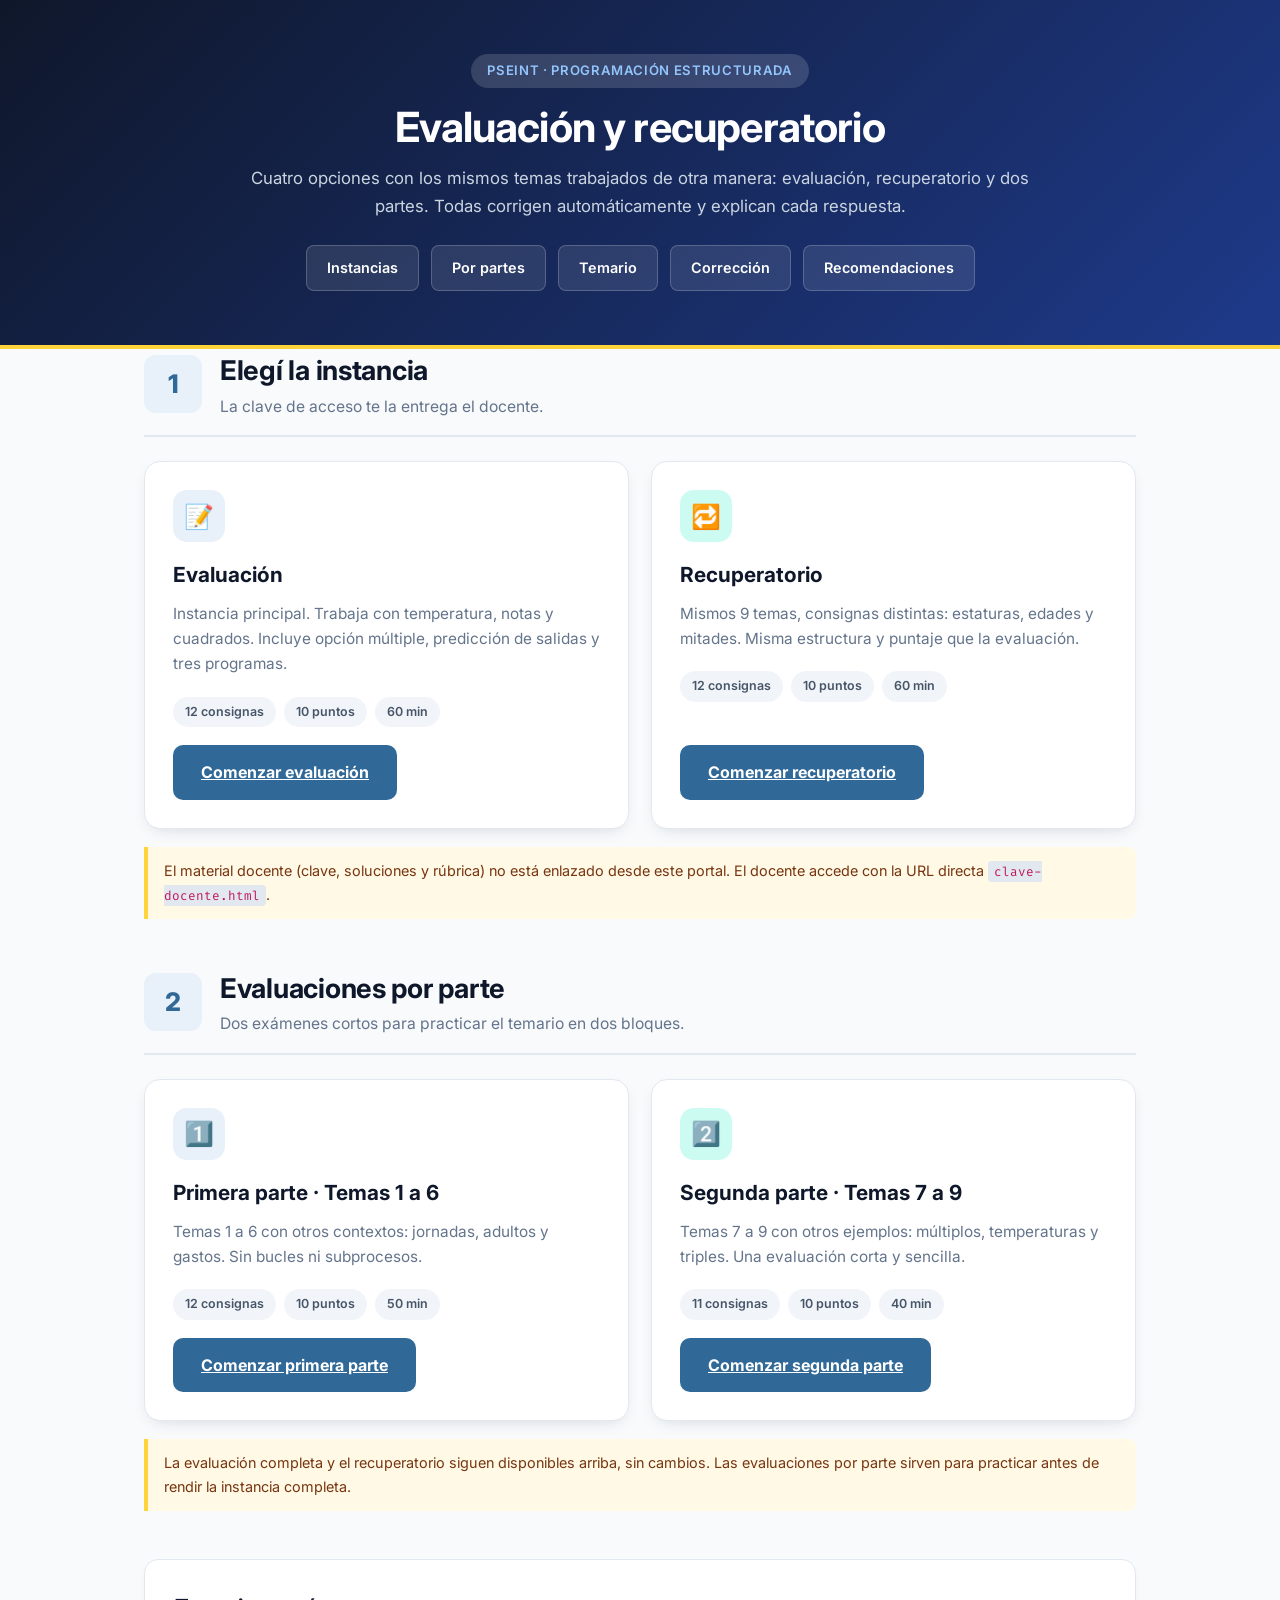
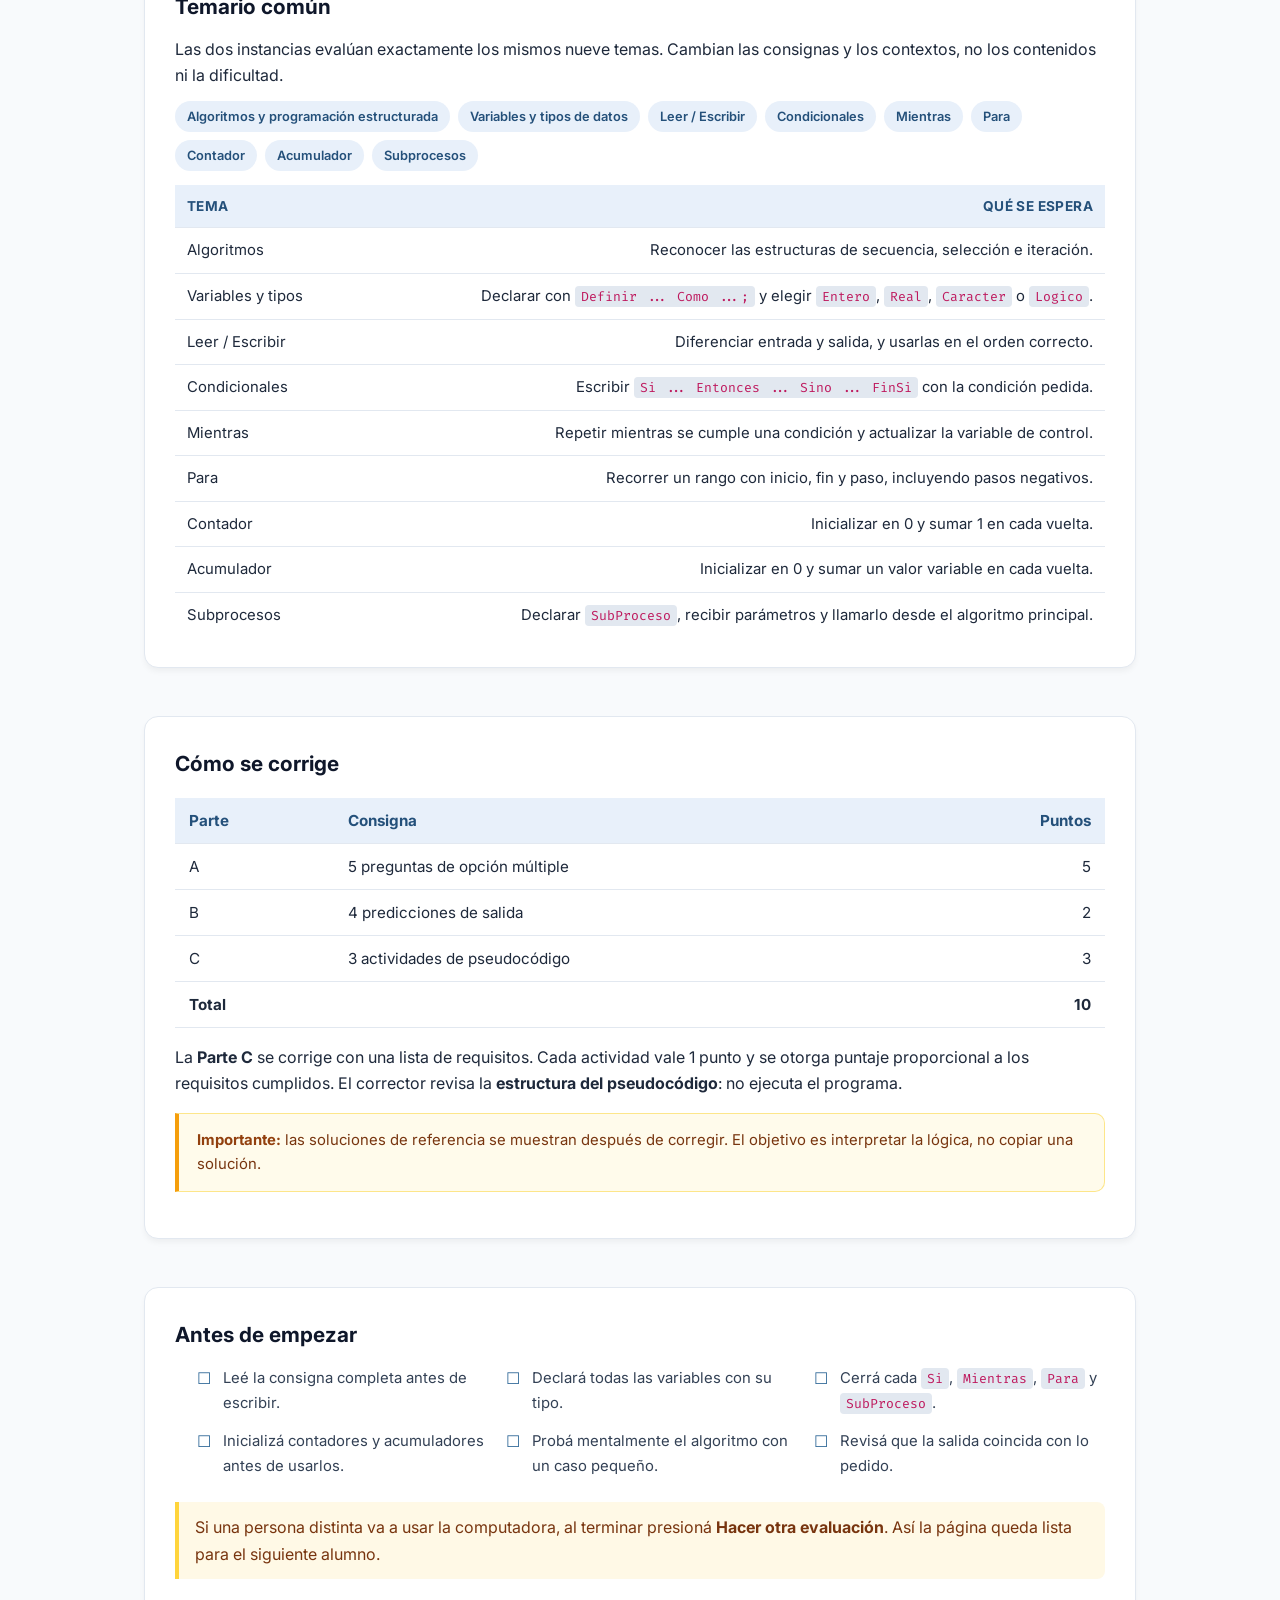
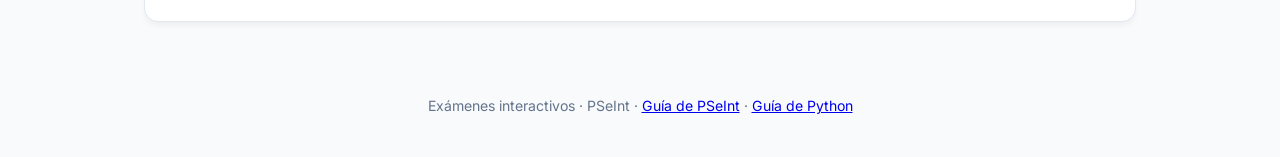
<file: examenes/index.html>
<!DOCTYPE html>
<html lang="es">
<head>
    <meta charset="UTF-8">
    <meta name="viewport" content="width=device-width, initial-scale=1.0">
    <title>Exámenes de PSeInt · Evaluación y recuperatorio</title>
    <link rel="preconnect" href="https://fonts.googleapis.com">
    <link rel="preconnect" href="https://fonts.gstatic.com" crossorigin>
    <link href="https://fonts.googleapis.com/css2?family=Fira+Code:wght@400;600&family=Inter:wght@400;500;600;700;800&display=swap" rel="stylesheet">
    <link rel="stylesheet" href="styles.css">
    <link rel="stylesheet" href="examenes.css">
</head>
<body>

<header class="hero portal-hero">
    <div class="contenedor">
        <span class="badge">PSeInt · Programación Estructurada</span>
        <h1>Evaluación y recuperatorio</h1>
        <p class="subtitulo">
            Cuatro opciones con los mismos temas trabajados de otra manera: evaluación,
            recuperatorio y dos partes. Todas corrigen automáticamente y explican cada respuesta.
        </p>
        <div class="nav-rapida">
            <a href="#instancias" class="btn-enlace">Instancias</a>
            <a href="#partes" class="btn-enlace">Por partes</a>
            <a href="#temario" class="btn-enlace">Temario</a>
            <a href="#correccion" class="btn-enlace">Corrección</a>
            <a href="#recomendaciones" class="btn-enlace">Recomendaciones</a>
        </div>
    </div>
</header>

<main class="contenedor">

    <section class="bloque" id="instancias">
        <div class="encabezado-seccion">
            <span class="numero-paso">1</span>
            <div>
                <h2>Elegí la instancia</h2>
                <p>La clave de acceso te la entrega el docente.</p>
            </div>
        </div>

        <div class="portal-grid">
            <article class="portal-card">
                <div class="icono">📝</div>
                <h3>Evaluación</h3>
                <p>
                    Instancia principal. Trabaja con temperatura, notas y cuadrados.
                    Incluye opción múltiple, predicción de salidas y tres programas.
                </p>
                <div class="meta">
                    <span>12 consignas</span>
                    <span>10 puntos</span>
                    <span>60 min</span>
                </div>
                <a class="btn btn-primario" href="evaluacion.html">Comenzar evaluación</a>
            </article>

            <article class="portal-card recuperatorio">
                <div class="icono">🔁</div>
                <h3>Recuperatorio</h3>
                <p>
                    Mismos 9 temas, consignas distintas: estaturas, edades y mitades.
                    Misma estructura y puntaje que la evaluación.
                </p>
                <div class="meta">
                    <span>12 consignas</span>
                    <span>10 puntos</span>
                    <span>60 min</span>
                </div>
                <a class="btn btn-primario" href="recuperatorio.html">Comenzar recuperatorio</a>
            </article>
        </div>

        <p class="nota" style="margin-top:18px;">
            El material docente (clave, soluciones y rúbrica) no está enlazado desde este portal.
            El docente accede con la URL directa <code>clave-docente.html</code>.
        </p>
    </section>

    <section class="bloque" id="partes">
        <div class="encabezado-seccion">
            <span class="numero-paso">2</span>
            <div>
                <h2>Evaluaciones por parte</h2>
                <p>Dos exámenes cortos para practicar el temario en dos bloques.</p>
            </div>
        </div>

        <div class="portal-grid">
            <article class="portal-card">
                <div class="icono">1️⃣</div>
                <h3>Primera parte · Temas 1 a 6</h3>
                <p>
                    Temas 1 a 6 con otros contextos: jornadas, adultos y gastos.
                    Sin bucles ni subprocesos.
                </p>
                <div class="meta">
                    <span>12 consignas</span>
                    <span>10 puntos</span>
                    <span>50 min</span>
                </div>
                <a class="btn btn-primario" href="parte-1.html">Comenzar primera parte</a>
            </article>

            <article class="portal-card recuperatorio">
                <div class="icono">2️⃣</div>
                <h3>Segunda parte · Temas 7 a 9</h3>
                <p>
                    Temas 7 a 9 con otros ejemplos: múltiplos, temperaturas y triples.
                    Una evaluación corta y sencilla.
                </p>
                <div class="meta">
                    <span>11 consignas</span>
                    <span>10 puntos</span>
                    <span>40 min</span>
                </div>
                <a class="btn btn-primario" href="parte-2.html">Comenzar segunda parte</a>
            </article>
        </div>

        <p class="nota" style="margin-top:18px;">
            La evaluación completa y el recuperatorio siguen disponibles arriba, sin cambios.
            Las evaluaciones por parte sirven para practicar antes de rendir la instancia completa.
        </p>
    </section>

    <section class="bloque" id="temario">
        <div class="tarjeta">
            <h3>Temario común</h3>
            <p>
               Las dos instancias evalúan exactamente los mismos nueve temas. Cambian las
                consignas y los contextos, no los contenidos ni la dificultad.
            </p>

            <div class="tema-lista">
                <span class="tema-tag">Algoritmos y programación estructurada</span>
                <span class="tema-tag">Variables y tipos de datos</span>
                <span class="tema-tag">Leer / Escribir</span>
                <span class="tema-tag">Condicionales</span>
                <span class="tema-tag">Mientras</span>
                <span class="tema-tag">Para</span>
                <span class="tema-tag">Contador</span>
                <span class="tema-tag">Acumulador</span>
                <span class="tema-tag">Subprocesos</span>
            </div>

            <table class="criterios">
                <thead>
                    <tr><th>Tema</th><th>Qué se espera</th></tr>
                </thead>
                <tbody>
                    <tr><td>Algoritmos</td><td>Reconocer las estructuras de secuencia, selección e iteración.</td></tr>
                    <tr><td>Variables y tipos</td><td>Declarar con <code>Definir ... Como ...;</code> y elegir <code>Entero</code>, <code>Real</code>, <code>Caracter</code> o <code>Logico</code>.</td></tr>
                    <tr><td>Leer / Escribir</td><td>Diferenciar entrada y salida, y usarlas en el orden correcto.</td></tr>
                    <tr><td>Condicionales</td><td>Escribir <code>Si ... Entonces ... Sino ... FinSi</code> con la condición pedida.</td></tr>
                    <tr><td>Mientras</td><td>Repetir mientras se cumple una condición y actualizar la variable de control.</td></tr>
                    <tr><td>Para</td><td>Recorrer un rango con inicio, fin y paso, incluyendo pasos negativos.</td></tr>
                    <tr><td>Contador</td><td>Inicializar en 0 y sumar 1 en cada vuelta.</td></tr>
                    <tr><td>Acumulador</td><td>Inicializar en 0 y sumar un valor variable en cada vuelta.</td></tr>
                    <tr><td>Subprocesos</td><td>Declarar <code>SubProceso</code>, recibir parámetros y llamarlo desde el algoritmo principal.</td></tr>
                </tbody>
            </table>
        </div>
    </section>

    <section class="bloque" id="correccion">
        <div class="tarjeta">
            <h3>Cómo se corrige</h3>
            <table class="tabla-puntos">
                <thead>
                    <tr><th>Parte</th><th>Consigna</th><th>Puntos</th></tr>
                </thead>
                <tbody>
                    <tr><td>A</td><td>5 preguntas de opción múltiple</td><td>5</td></tr>
                    <tr><td>B</td><td>4 predicciones de salida</td><td>2</td></tr>
                    <tr><td>C</td><td>3 actividades de pseudocódigo</td><td>3</td></tr>
                    <tr><td colspan="2"><strong>Total</strong></td><td><strong>10</strong></td></tr>
                </tbody>
            </table>

            <p style="margin-top:16px;">
                La <strong>Parte C</strong> se corrige con una lista de requisitos. Cada actividad
                vale 1 punto y se otorga puntaje proporcional a los requisitos cumplidos.
                El corrector revisa la <strong>estructura del pseudocódigo</strong>: no ejecuta el programa.
            </p>

            <div class="aviso-docente">
                <strong>Importante:</strong> las soluciones de referencia se muestran después de corregir.
                El objetivo es interpretar la lógica, no copiar una solución.
            </div>
        </div>
    </section>

    <section class="bloque" id="recomendaciones">
        <div class="tarjeta">
            <h3>Antes de empezar</h3>
            <ul class="checklist">
                <li>Leé la consigna completa antes de escribir.</li>
                <li>Declará todas las variables con su tipo.</li>
                <li>Cerrá cada <code>Si</code>, <code>Mientras</code>, <code>Para</code> y <code>SubProceso</code>.</li>
                <li>Inicializá contadores y acumuladores antes de usarlos.</li>
                <li>Probá mentalmente el algoritmo con un caso pequeño.</li>
                <li>Revisá que la salida coincida con lo pedido.</li>
            </ul>

            <p class="nota">
                Si una persona distinta va a usar la computadora, al terminar presioná
                <strong>Hacer otra evaluación</strong>. Así la página queda lista para el siguiente alumno.
            </p>
        </div>
    </section>

    <footer>
        <p>
            Exámenes interactivos · PSeInt ·
            <a href="https://miusuariohoy.github.io/pseint/">Guía de PSeInt</a> ·
            <a href="https://miusuariohoy.github.io/Python1/">Guía de Python</a>
        </p>
    </footer>

</main>

</body>
</html>
</file>
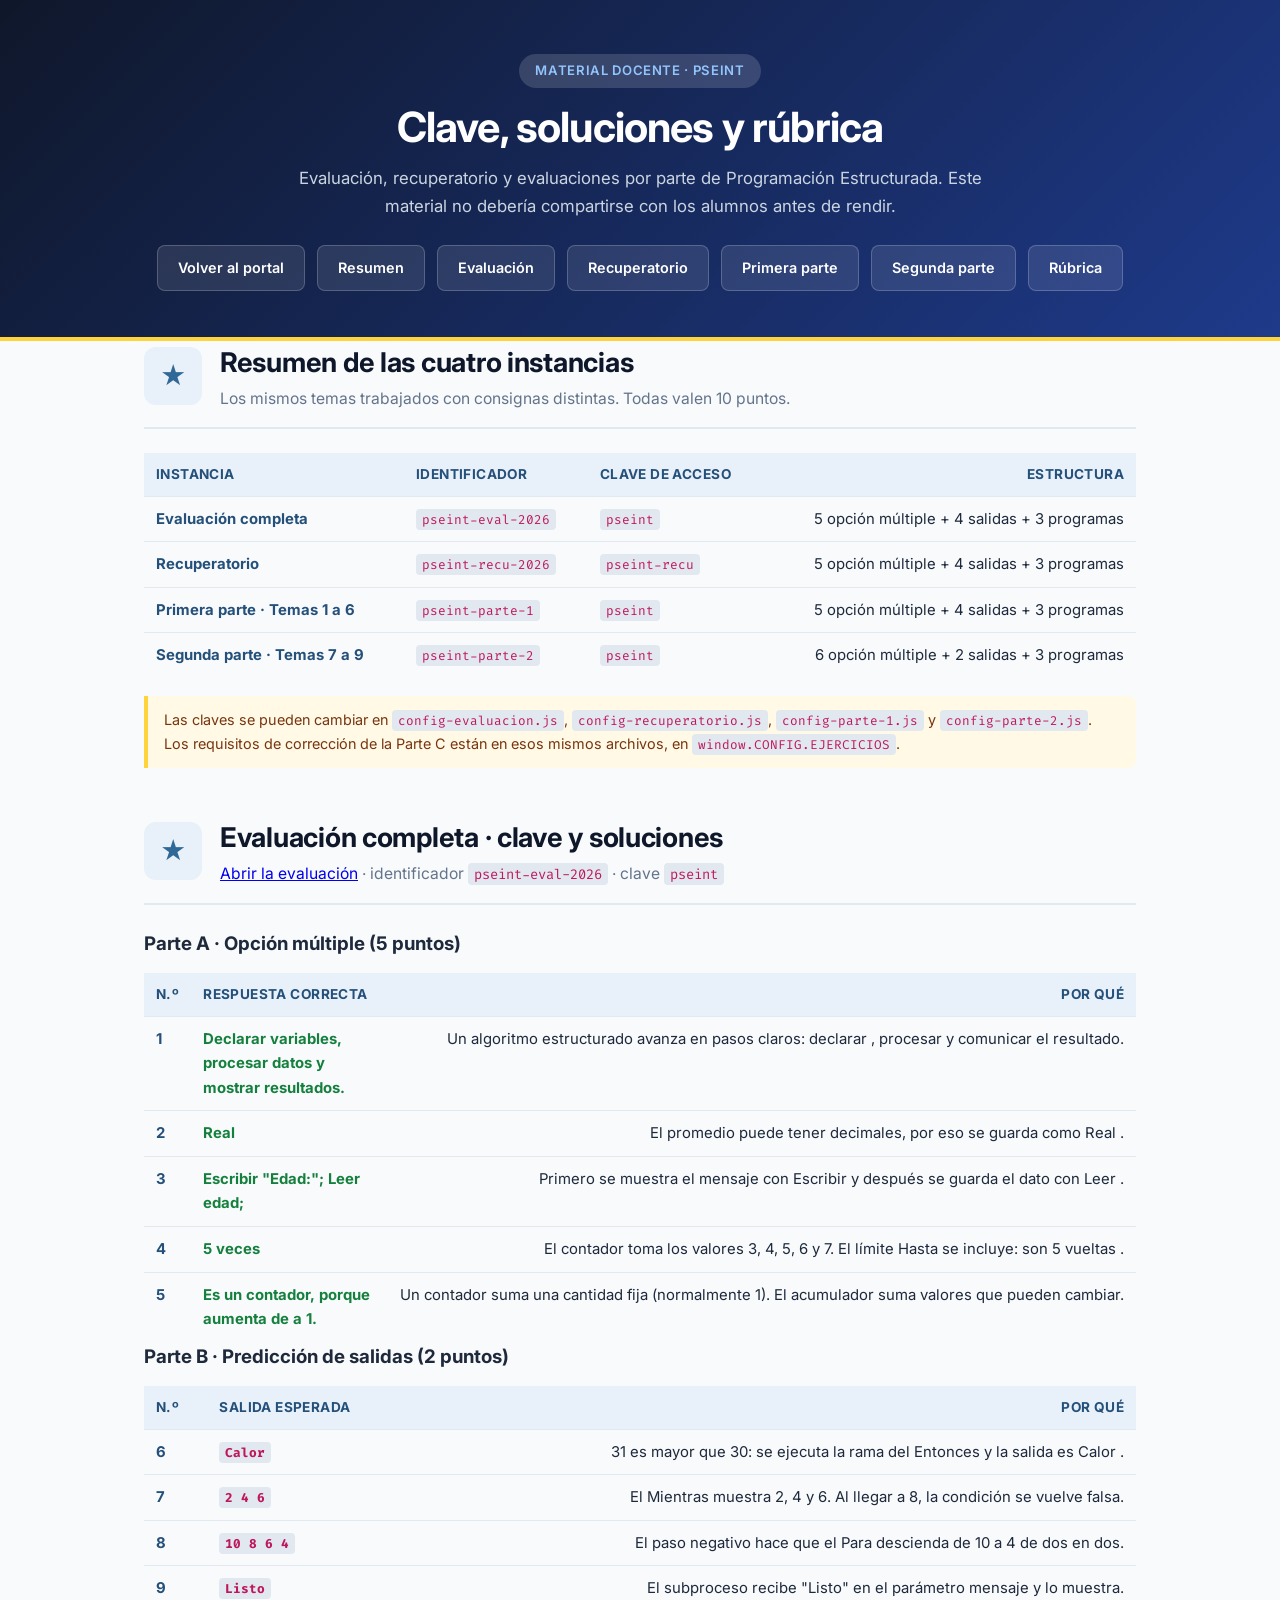
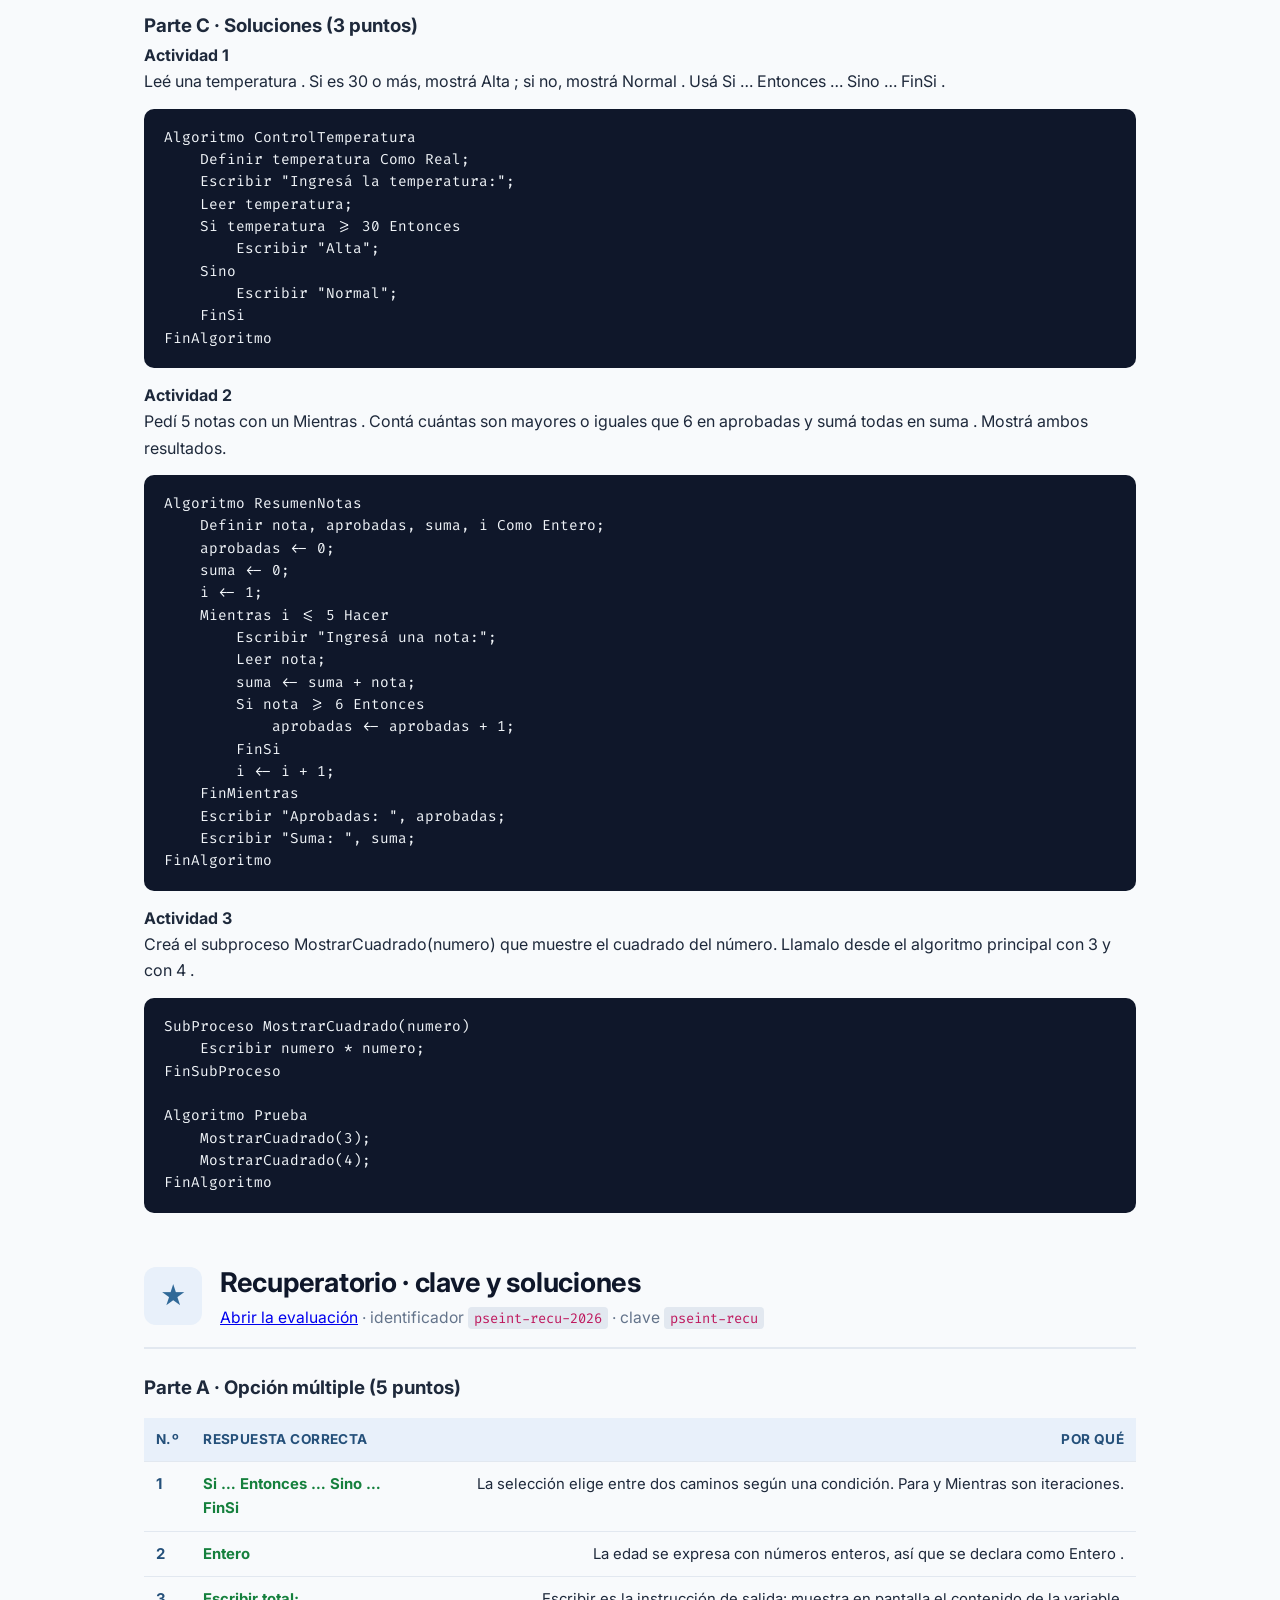
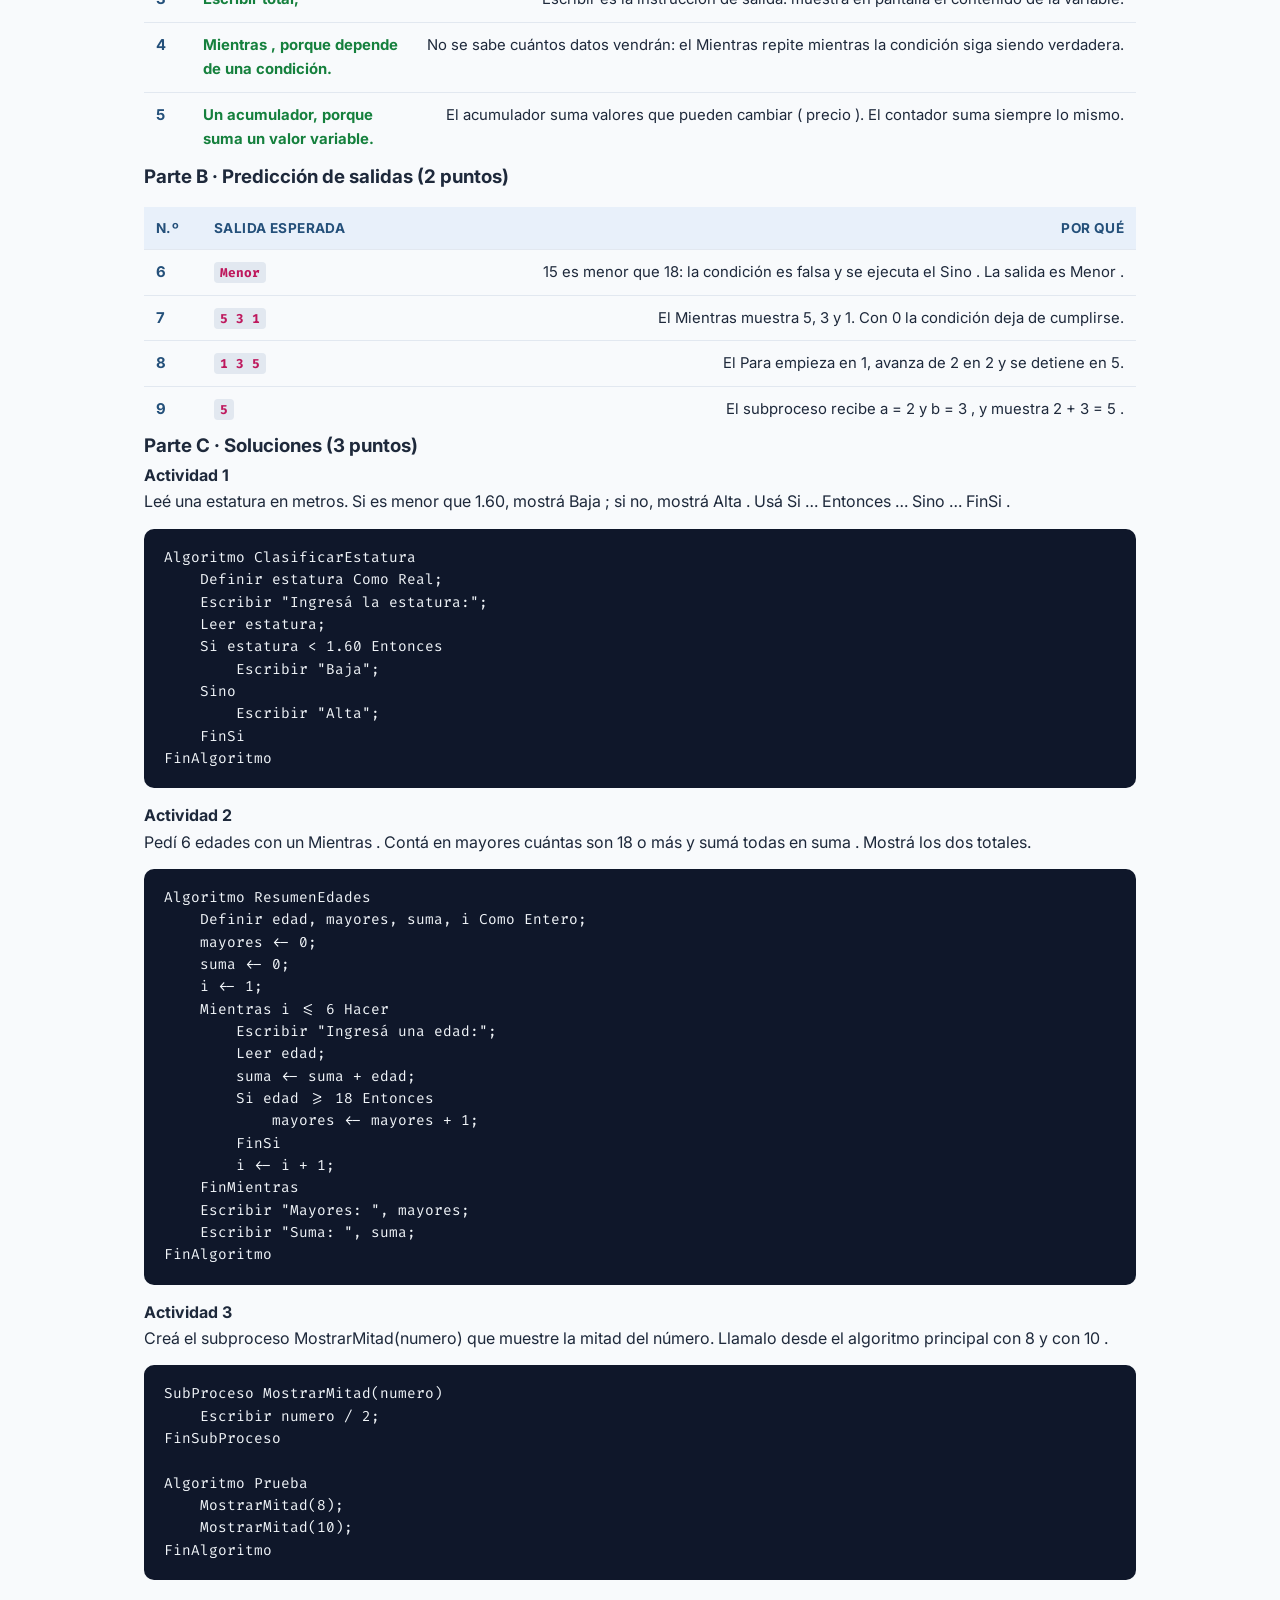
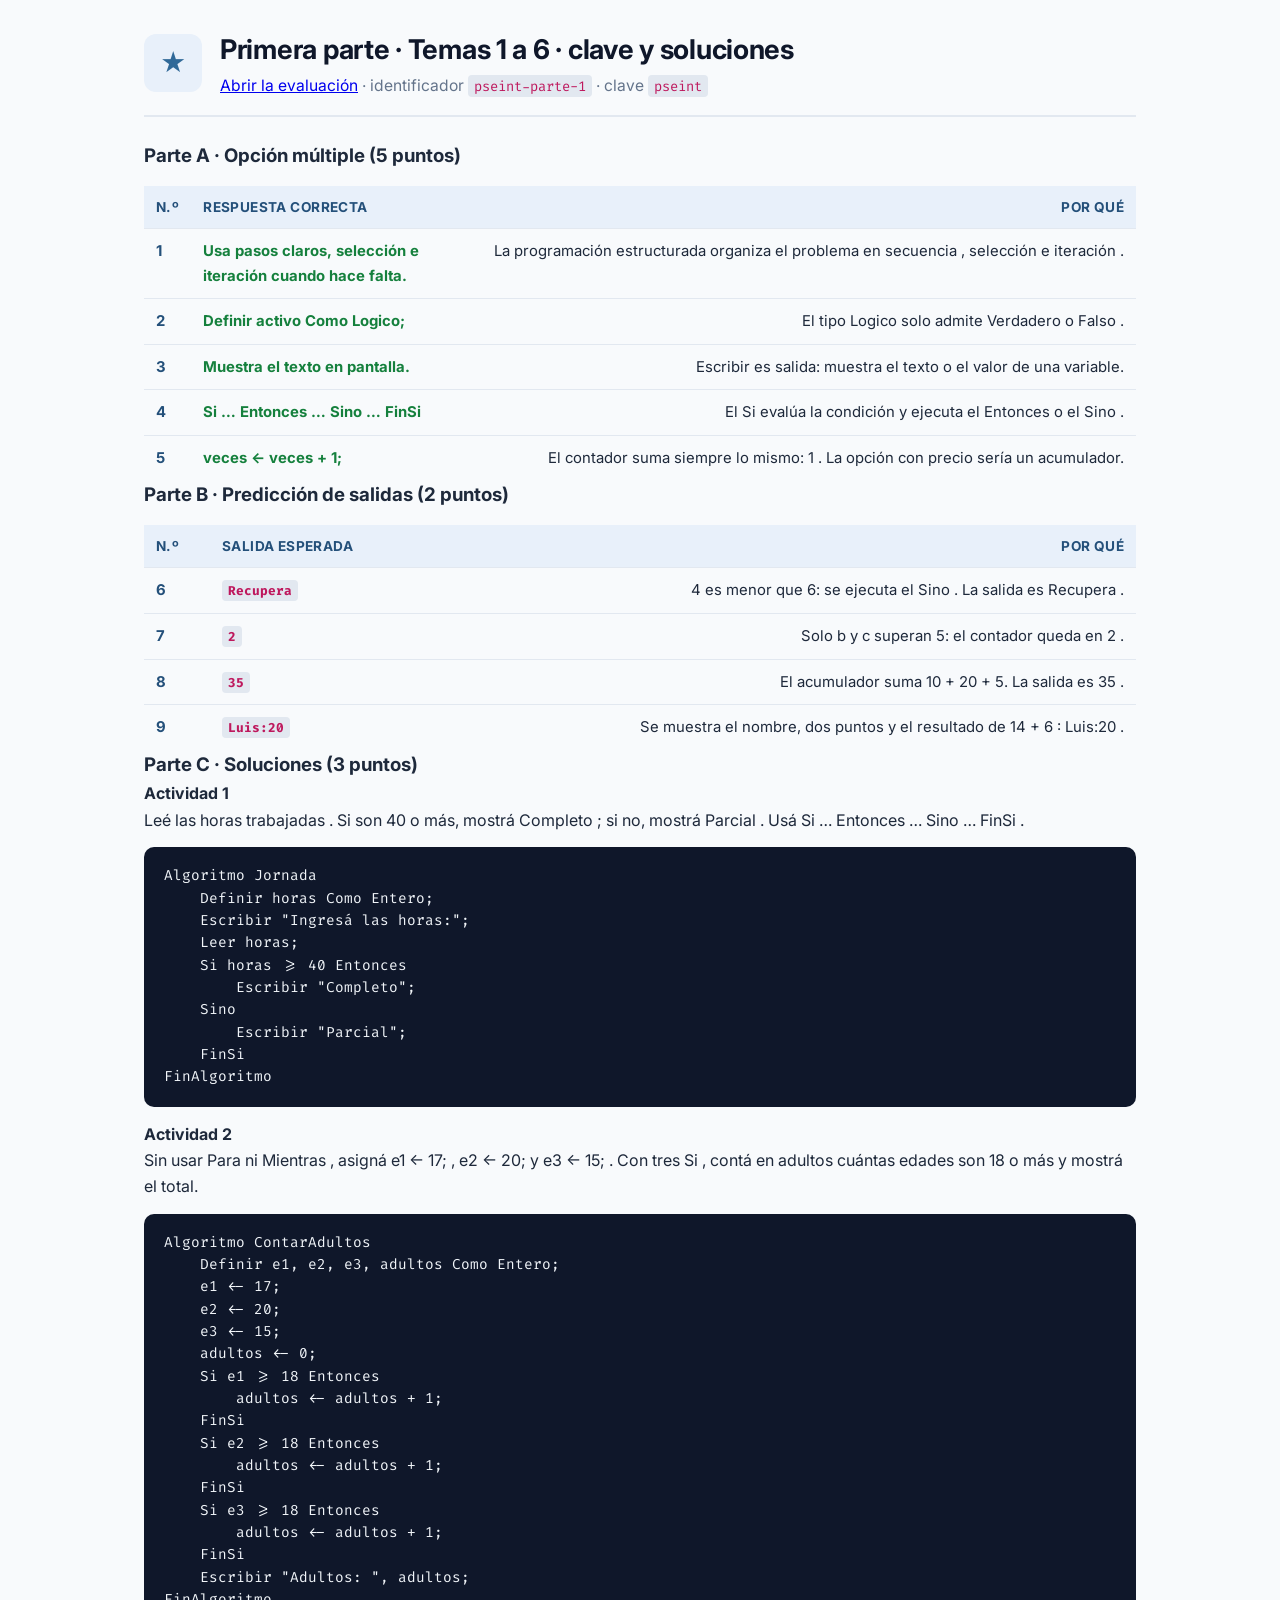
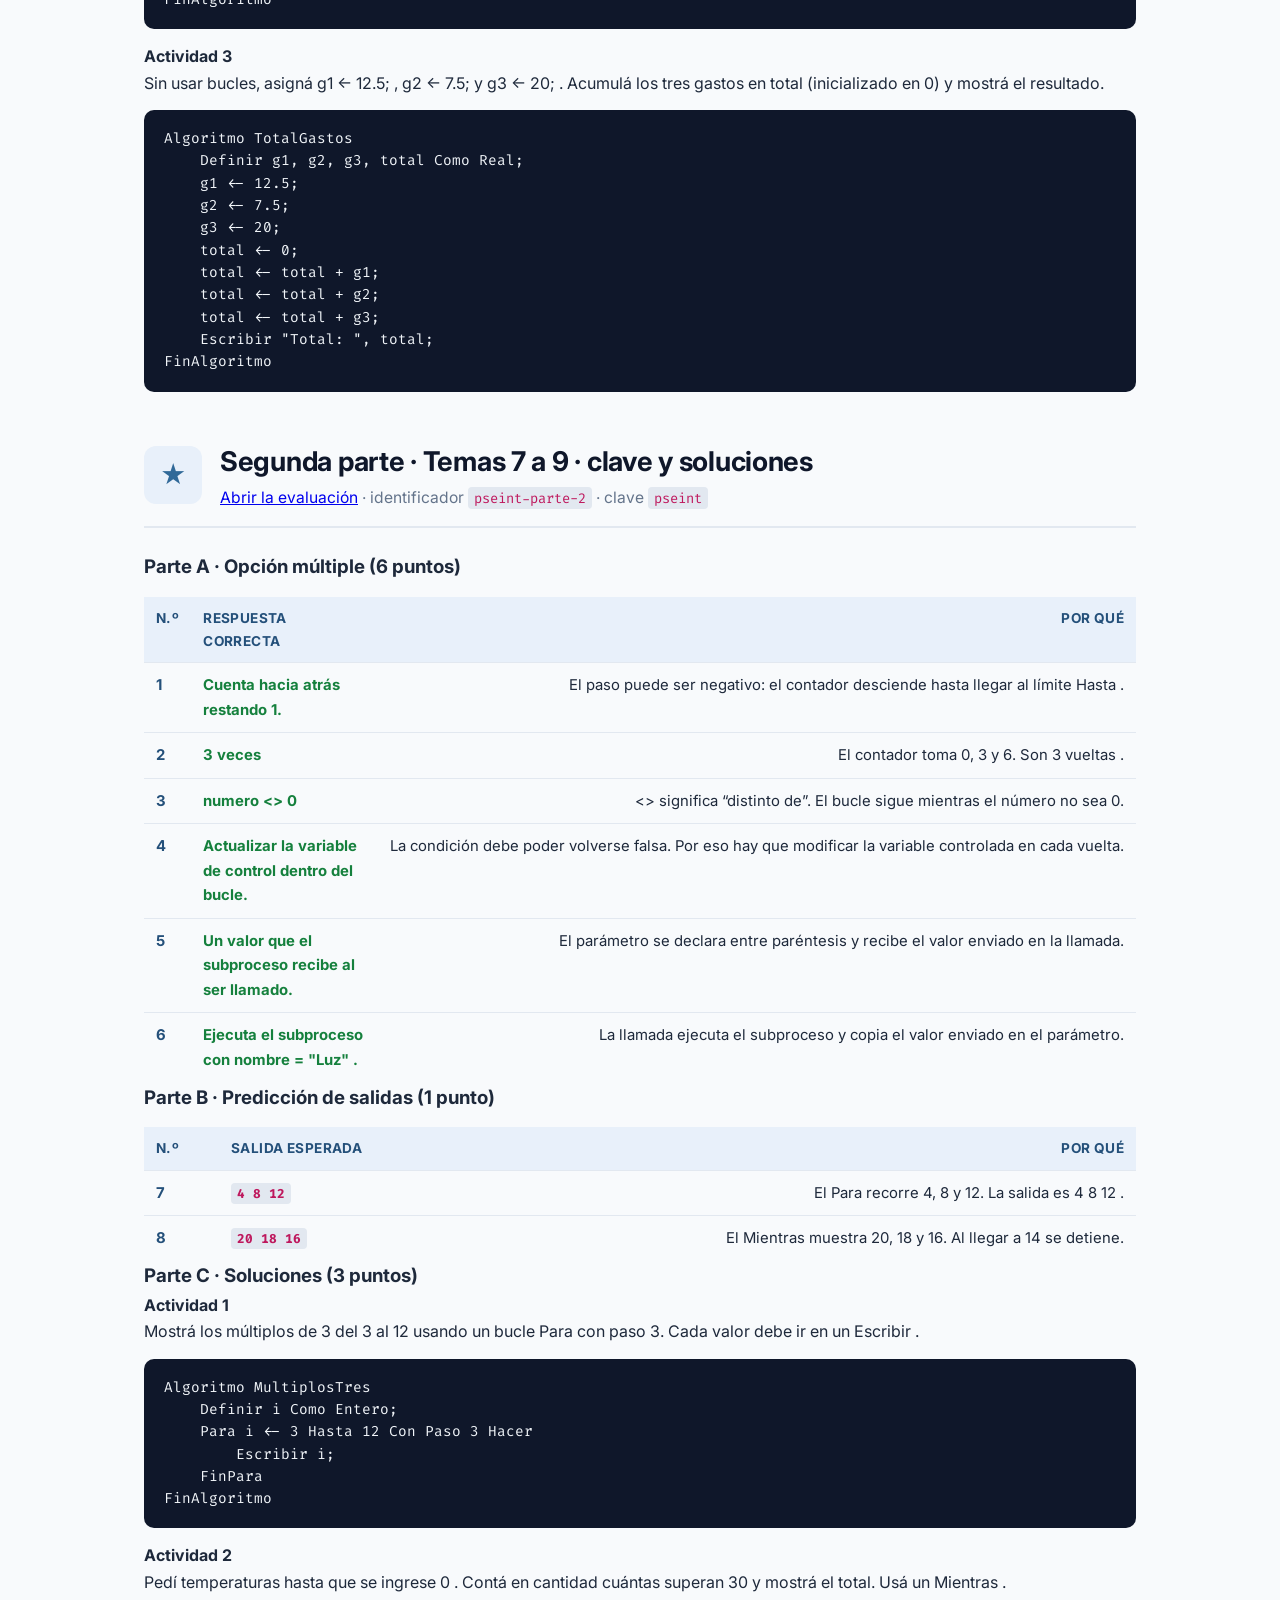
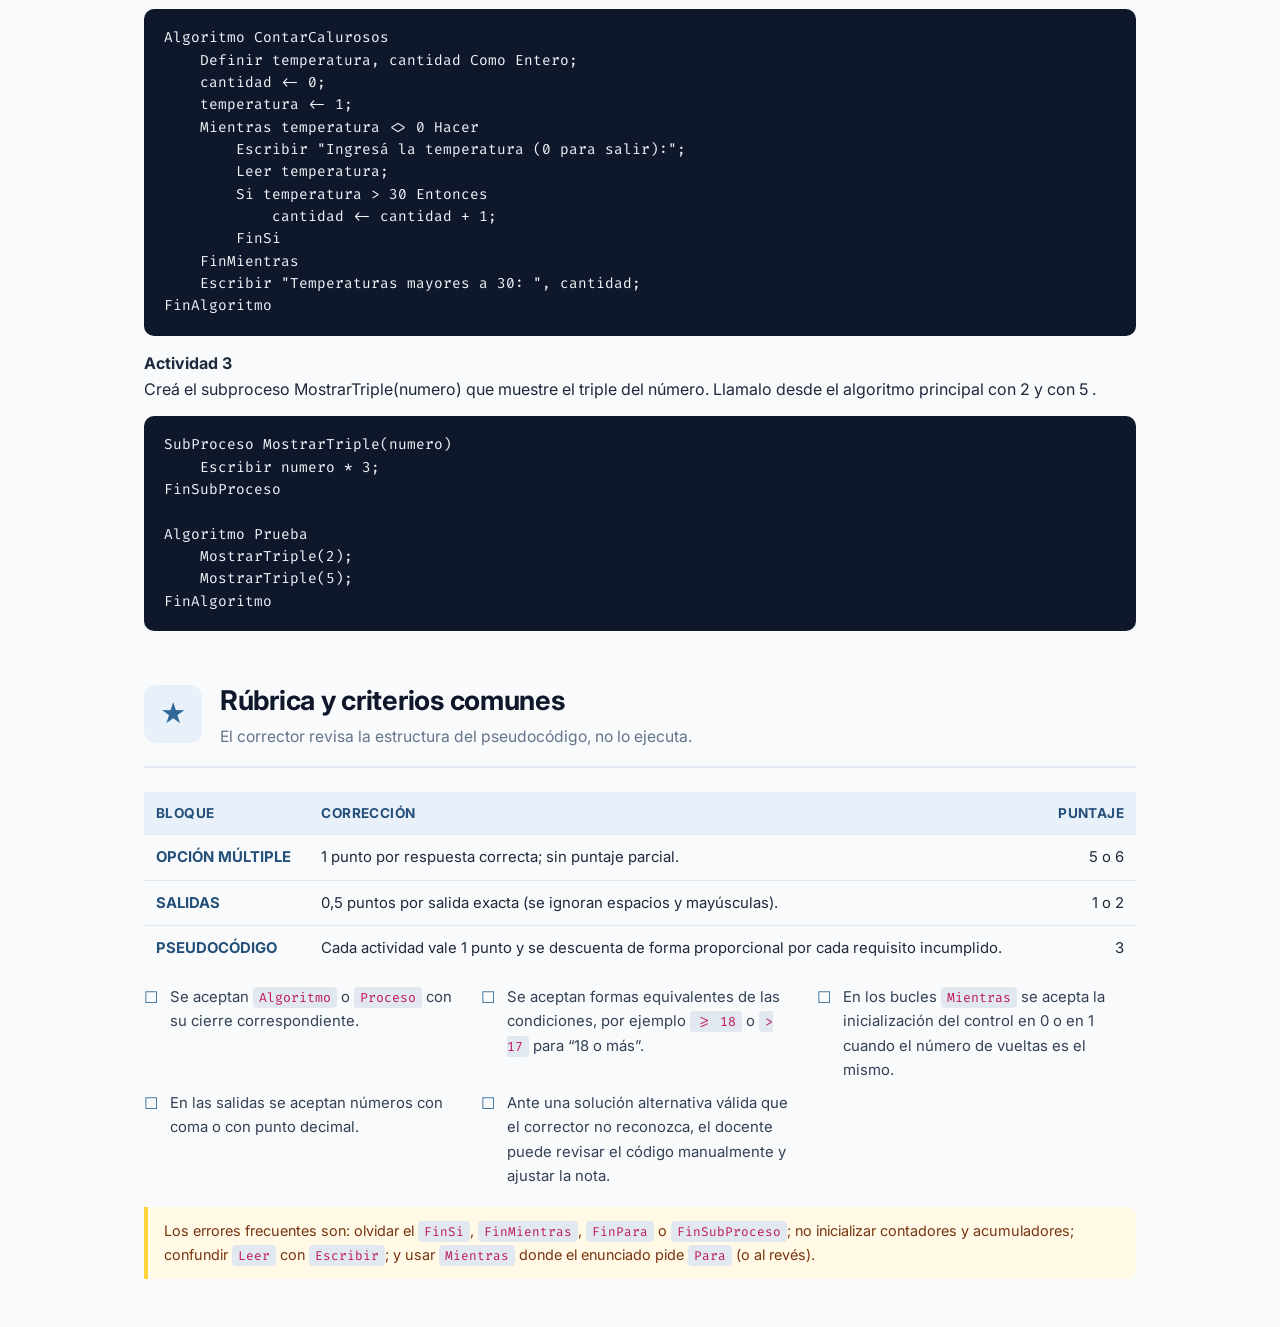
<file: examenes/clave-docente.html>
<!DOCTYPE html>
<html lang="es">
<head>
    <meta charset="UTF-8">
    <meta name="viewport" content="width=device-width, initial-scale=1.0">
    <title>Clave docente · Exámenes de PSeInt</title>
    <meta name="robots" content="noindex">
    <link rel="preconnect" href="https://fonts.googleapis.com">
    <link rel="preconnect" href="https://fonts.gstatic.com" crossorigin>
    <link href="https://fonts.googleapis.com/css2?family=Fira+Code:wght@400;600&family=Inter:wght@400;500;600;700;800&display=swap" rel="stylesheet">
    <link rel="stylesheet" href="styles.css">
    <link rel="stylesheet" href="examenes.css">
</head>
<body>

<header class="hero">
    <div class="contenedor">
        <span class="badge">Material docente · PSeInt</span>
        <h1>Clave, soluciones y rúbrica</h1>
        <p class="subtitulo">
            Evaluación, recuperatorio y evaluaciones por parte de Programación Estructurada.
            Este material no debería compartirse con los alumnos antes de rendir.
        </p>
        <div class="nav-rapida">
            <a href="index.html" class="btn-enlace">Volver al portal</a>
            <a href="#resumen" class="btn-enlace">Resumen</a>
            <a href="#evaluacion" class="btn-enlace">Evaluación</a>
            <a href="#recuperatorio" class="btn-enlace">Recuperatorio</a>
            <a href="#parte-1" class="btn-enlace">Primera parte</a>
            <a href="#parte-2" class="btn-enlace">Segunda parte</a>
            <a href="#rubrica" class="btn-enlace">Rúbrica</a>
        </div>
    </div>
</header>

<main class="contenedor">

    <section class="bloque" id="resumen">
        <div class="encabezado-seccion">
            <span class="numero-paso">★</span>
            <div>
                <h2>Resumen de las cuatro instancias</h2>
                <p>Los mismos temas trabajados con consignas distintas. Todas valen 10 puntos.</p>
            </div>
        </div>
        <table class="criterios tabla-clave">
            <thead>
                <tr><th>Instancia</th><th>Identificador</th><th>Clave de acceso</th><th>Estructura</th></tr>
            </thead>
            <tbody>
                <tr><td>Evaluación completa</td><td><code>pseint-eval-2026</code></td><td><code>pseint</code></td><td>5 opción múltiple + 4 salidas + 3 programas</td></tr>
                <tr><td>Recuperatorio</td><td><code>pseint-recu-2026</code></td><td><code>pseint-recu</code></td><td>5 opción múltiple + 4 salidas + 3 programas</td></tr>
                <tr><td>Primera parte · Temas 1 a 6</td><td><code>pseint-parte-1</code></td><td><code>pseint</code></td><td>5 opción múltiple + 4 salidas + 3 programas</td></tr>
                <tr><td>Segunda parte · Temas 7 a 9</td><td><code>pseint-parte-2</code></td><td><code>pseint</code></td><td>6 opción múltiple + 2 salidas + 3 programas</td></tr>
            </tbody>
        </table>
        <p class="nota">
            Las claves se pueden cambiar en <code>config-evaluacion.js</code>,
            <code>config-recuperatorio.js</code>, <code>config-parte-1.js</code> y
            <code>config-parte-2.js</code>. Los requisitos de corrección de la Parte C
            están en esos mismos archivos, en <code>window.CONFIG.EJERCICIOS</code>.
        </p>
    </section>

    <section class="bloque" id="evaluacion">
        <div class="encabezado-seccion">
            <span class="numero-paso">★</span>
            <div>
                <h2>Evaluación completa · clave y soluciones</h2>
                <p><a href="evaluacion.html">Abrir la evaluación</a> · identificador <code>pseint-eval-2026</code> · clave <code>pseint</code></p>
            </div>
        </div>

        <h3>Parte A · Opción múltiple (5 puntos)</h3>
        <table class="criterios tabla-clave">
            <thead><tr><th>N.º</th><th>Respuesta correcta</th><th>Por qué</th></tr></thead>
            <tbody>
                <tr><td>1</td><td class="respuesta-correcta">Declarar variables, procesar datos y mostrar resultados.</td><td>Un algoritmo estructurado avanza en pasos claros: declarar , procesar y comunicar el resultado.</td></tr>
                <tr><td>2</td><td class="respuesta-correcta">Real</td><td>El promedio puede tener decimales, por eso se guarda como Real .</td></tr>
                <tr><td>3</td><td class="respuesta-correcta">Escribir "Edad:"; Leer edad;</td><td>Primero se muestra el mensaje con Escribir y después se guarda el dato con Leer .</td></tr>
                <tr><td>4</td><td class="respuesta-correcta">5 veces</td><td>El contador toma los valores 3, 4, 5, 6 y 7. El límite Hasta se incluye: son 5 vueltas .</td></tr>
                <tr><td>5</td><td class="respuesta-correcta">Es un contador, porque aumenta de a 1.</td><td>Un contador suma una cantidad fija (normalmente 1). El acumulador suma valores que pueden cambiar.</td></tr>
            </tbody>
        </table>

        <h3>Parte B · Predicción de salidas (2 puntos)</h3>
        <table class="criterios tabla-clave">
            <thead><tr><th>N.º</th><th>Salida esperada</th><th>Por qué</th></tr></thead>
            <tbody>
                <tr><td>6</td><td class="respuesta-correcta"><code>Calor</code></td><td>31 es mayor que 30: se ejecuta la rama del Entonces y la salida es Calor .</td></tr>
                <tr><td>7</td><td class="respuesta-correcta"><code>2 4 6</code></td><td>El Mientras muestra 2, 4 y 6. Al llegar a 8, la condición se vuelve falsa.</td></tr>
                <tr><td>8</td><td class="respuesta-correcta"><code>10 8 6 4</code></td><td>El paso negativo hace que el Para descienda de 10 a 4 de dos en dos.</td></tr>
                <tr><td>9</td><td class="respuesta-correcta"><code>Listo</code></td><td>El subproceso recibe "Listo" en el parámetro mensaje y lo muestra.</td></tr>

            </tbody>
        </table>

        <h3>Parte C · Soluciones (3 puntos)</h3>
        <h4>Actividad 1</h4>
        <p>Leé una temperatura . Si es 30 o más, mostrá Alta ; si no, mostrá Normal . Usá Si … Entonces … Sino … FinSi .</p>
        <pre><code>Algoritmo ControlTemperatura
    Definir temperatura Como Real;
    Escribir "Ingresá la temperatura:";
    Leer temperatura;
    Si temperatura &gt;= 30 Entonces
        Escribir "Alta";
    Sino
        Escribir "Normal";
    FinSi
FinAlgoritmo</code></pre>
        <h4>Actividad 2</h4>
        <p>Pedí 5 notas con un Mientras . Contá cuántas son mayores o iguales que 6 en aprobadas y sumá todas en suma . Mostrá ambos resultados.</p>
        <pre><code>Algoritmo ResumenNotas
    Definir nota, aprobadas, suma, i Como Entero;
    aprobadas &lt;- 0;
    suma &lt;- 0;
    i &lt;- 1;
    Mientras i &lt;= 5 Hacer
        Escribir "Ingresá una nota:";
        Leer nota;
        suma &lt;- suma + nota;
        Si nota &gt;= 6 Entonces
            aprobadas &lt;- aprobadas + 1;
        FinSi
        i &lt;- i + 1;
    FinMientras
    Escribir "Aprobadas: ", aprobadas;
    Escribir "Suma: ", suma;
FinAlgoritmo</code></pre>
        <h4>Actividad 3</h4>
        <p>Creá el subproceso MostrarCuadrado(numero) que muestre el cuadrado del número. Llamalo desde el algoritmo principal con 3 y con 4 .</p>
        <pre><code>SubProceso MostrarCuadrado(numero)
    Escribir numero * numero;
FinSubProceso

Algoritmo Prueba
    MostrarCuadrado(3);
    MostrarCuadrado(4);
FinAlgoritmo</code></pre>
    </section>

    <section class="bloque" id="recuperatorio">
        <div class="encabezado-seccion">
            <span class="numero-paso">★</span>
            <div>
                <h2>Recuperatorio · clave y soluciones</h2>
                <p><a href="recuperatorio.html">Abrir la evaluación</a> · identificador <code>pseint-recu-2026</code> · clave <code>pseint-recu</code></p>
            </div>
        </div>

        <h3>Parte A · Opción múltiple (5 puntos)</h3>
        <table class="criterios tabla-clave">
            <thead><tr><th>N.º</th><th>Respuesta correcta</th><th>Por qué</th></tr></thead>
            <tbody>
                <tr><td>1</td><td class="respuesta-correcta">Si … Entonces … Sino … FinSi</td><td>La selección elige entre dos caminos según una condición. Para y Mientras son iteraciones.</td></tr>
                <tr><td>2</td><td class="respuesta-correcta">Entero</td><td>La edad se expresa con números enteros, así que se declara como Entero .</td></tr>
                <tr><td>3</td><td class="respuesta-correcta">Escribir total;</td><td>Escribir es la instrucción de salida: muestra en pantalla el contenido de la variable.</td></tr>
                <tr><td>4</td><td class="respuesta-correcta">Mientras , porque depende de una condición.</td><td>No se sabe cuántos datos vendrán: el Mientras repite mientras la condición siga siendo verdadera.</td></tr>
                <tr><td>5</td><td class="respuesta-correcta">Un acumulador, porque suma un valor variable.</td><td>El acumulador suma valores que pueden cambiar ( precio ). El contador suma siempre lo mismo.</td></tr>
            </tbody>
        </table>

        <h3>Parte B · Predicción de salidas (2 puntos)</h3>
        <table class="criterios tabla-clave">
            <thead><tr><th>N.º</th><th>Salida esperada</th><th>Por qué</th></tr></thead>
            <tbody>
                <tr><td>6</td><td class="respuesta-correcta"><code>Menor</code></td><td>15 es menor que 18: la condición es falsa y se ejecuta el Sino . La salida es Menor .</td></tr>
                <tr><td>7</td><td class="respuesta-correcta"><code>5 3 1</code></td><td>El Mientras muestra 5, 3 y 1. Con 0 la condición deja de cumplirse.</td></tr>
                <tr><td>8</td><td class="respuesta-correcta"><code>1 3 5</code></td><td>El Para empieza en 1, avanza de 2 en 2 y se detiene en 5.</td></tr>
                <tr><td>9</td><td class="respuesta-correcta"><code>5</code></td><td>El subproceso recibe a = 2 y b = 3 , y muestra 2 + 3 = 5 .</td></tr>

            </tbody>
        </table>

        <h3>Parte C · Soluciones (3 puntos)</h3>
        <h4>Actividad 1</h4>
        <p>Leé una estatura en metros. Si es menor que 1.60, mostrá Baja ; si no, mostrá Alta . Usá Si … Entonces … Sino … FinSi .</p>
        <pre><code>Algoritmo ClasificarEstatura
    Definir estatura Como Real;
    Escribir "Ingresá la estatura:";
    Leer estatura;
    Si estatura &lt; 1.60 Entonces
        Escribir "Baja";
    Sino
        Escribir "Alta";
    FinSi
FinAlgoritmo</code></pre>
        <h4>Actividad 2</h4>
        <p>Pedí 6 edades con un Mientras . Contá en mayores cuántas son 18 o más y sumá todas en suma . Mostrá los dos totales.</p>
        <pre><code>Algoritmo ResumenEdades
    Definir edad, mayores, suma, i Como Entero;
    mayores &lt;- 0;
    suma &lt;- 0;
    i &lt;- 1;
    Mientras i &lt;= 6 Hacer
        Escribir "Ingresá una edad:";
        Leer edad;
        suma &lt;- suma + edad;
        Si edad &gt;= 18 Entonces
            mayores &lt;- mayores + 1;
        FinSi
        i &lt;- i + 1;
    FinMientras
    Escribir "Mayores: ", mayores;
    Escribir "Suma: ", suma;
FinAlgoritmo</code></pre>
        <h4>Actividad 3</h4>
        <p>Creá el subproceso MostrarMitad(numero) que muestre la mitad del número. Llamalo desde el algoritmo principal con 8 y con 10 .</p>
        <pre><code>SubProceso MostrarMitad(numero)
    Escribir numero / 2;
FinSubProceso

Algoritmo Prueba
    MostrarMitad(8);
    MostrarMitad(10);
FinAlgoritmo</code></pre>
    </section>

    <section class="bloque" id="parte-1">
        <div class="encabezado-seccion">
            <span class="numero-paso">★</span>
            <div>
                <h2>Primera parte · Temas 1 a 6 · clave y soluciones</h2>
                <p><a href="parte-1.html">Abrir la evaluación</a> · identificador <code>pseint-parte-1</code> · clave <code>pseint</code></p>
            </div>
        </div>

        <h3>Parte A · Opción múltiple (5 puntos)</h3>
        <table class="criterios tabla-clave">
            <thead><tr><th>N.º</th><th>Respuesta correcta</th><th>Por qué</th></tr></thead>
            <tbody>
                <tr><td>1</td><td class="respuesta-correcta">Usa pasos claros, selección e iteración cuando hace falta.</td><td>La programación estructurada organiza el problema en secuencia , selección e iteración .</td></tr>
                <tr><td>2</td><td class="respuesta-correcta">Definir activo Como Logico;</td><td>El tipo Logico solo admite Verdadero o Falso .</td></tr>
                <tr><td>3</td><td class="respuesta-correcta">Muestra el texto en pantalla.</td><td>Escribir es salida: muestra el texto o el valor de una variable.</td></tr>
                <tr><td>4</td><td class="respuesta-correcta">Si … Entonces … Sino … FinSi</td><td>El Si evalúa la condición y ejecuta el Entonces o el Sino .</td></tr>
                <tr><td>5</td><td class="respuesta-correcta">veces &lt;- veces + 1;</td><td>El contador suma siempre lo mismo: 1 . La opción con precio sería un acumulador.</td></tr>
            </tbody>
        </table>

        <h3>Parte B · Predicción de salidas (2 puntos)</h3>
        <table class="criterios tabla-clave">
            <thead><tr><th>N.º</th><th>Salida esperada</th><th>Por qué</th></tr></thead>
            <tbody>
                <tr><td>6</td><td class="respuesta-correcta"><code>Recupera</code></td><td>4 es menor que 6: se ejecuta el Sino . La salida es Recupera .</td></tr>
                <tr><td>7</td><td class="respuesta-correcta"><code>2</code></td><td>Solo b y c superan 5: el contador queda en 2 .</td></tr>
                <tr><td>8</td><td class="respuesta-correcta"><code>35</code></td><td>El acumulador suma 10 + 20 + 5. La salida es 35 .</td></tr>
                <tr><td>9</td><td class="respuesta-correcta"><code>Luis:20</code></td><td>Se muestra el nombre, dos puntos y el resultado de 14 + 6 : Luis:20 .</td></tr>

            </tbody>
        </table>

        <h3>Parte C · Soluciones (3 puntos)</h3>
        <h4>Actividad 1</h4>
        <p>Leé las horas trabajadas . Si son 40 o más, mostrá Completo ; si no, mostrá Parcial . Usá Si … Entonces … Sino … FinSi .</p>
        <pre><code>Algoritmo Jornada
    Definir horas Como Entero;
    Escribir "Ingresá las horas:";
    Leer horas;
    Si horas &gt;= 40 Entonces
        Escribir "Completo";
    Sino
        Escribir "Parcial";
    FinSi
FinAlgoritmo</code></pre>
        <h4>Actividad 2</h4>
        <p>Sin usar Para ni Mientras , asigná e1 <- 17; , e2 <- 20; y e3 <- 15; . Con tres Si , contá en adultos cuántas edades son 18 o más y mostrá el total.</p>
        <pre><code>Algoritmo ContarAdultos
    Definir e1, e2, e3, adultos Como Entero;
    e1 &lt;- 17;
    e2 &lt;- 20;
    e3 &lt;- 15;
    adultos &lt;- 0;
    Si e1 &gt;= 18 Entonces
        adultos &lt;- adultos + 1;
    FinSi
    Si e2 &gt;= 18 Entonces
        adultos &lt;- adultos + 1;
    FinSi
    Si e3 &gt;= 18 Entonces
        adultos &lt;- adultos + 1;
    FinSi
    Escribir "Adultos: ", adultos;
FinAlgoritmo</code></pre>
        <h4>Actividad 3</h4>
        <p>Sin usar bucles, asigná g1 <- 12.5; , g2 <- 7.5; y g3 <- 20; . Acumulá los tres gastos en total (inicializado en 0) y mostrá el resultado.</p>
        <pre><code>Algoritmo TotalGastos
    Definir g1, g2, g3, total Como Real;
    g1 &lt;- 12.5;
    g2 &lt;- 7.5;
    g3 &lt;- 20;
    total &lt;- 0;
    total &lt;- total + g1;
    total &lt;- total + g2;
    total &lt;- total + g3;
    Escribir "Total: ", total;
FinAlgoritmo</code></pre>
    </section>

    <section class="bloque" id="parte-2">
        <div class="encabezado-seccion">
            <span class="numero-paso">★</span>
            <div>
                <h2>Segunda parte · Temas 7 a 9 · clave y soluciones</h2>
                <p><a href="parte-2.html">Abrir la evaluación</a> · identificador <code>pseint-parte-2</code> · clave <code>pseint</code></p>
            </div>
        </div>

        <h3>Parte A · Opción múltiple (6 puntos)</h3>
        <table class="criterios tabla-clave">
            <thead><tr><th>N.º</th><th>Respuesta correcta</th><th>Por qué</th></tr></thead>
            <tbody>
                <tr><td>1</td><td class="respuesta-correcta">Cuenta hacia atrás restando 1.</td><td>El paso puede ser negativo: el contador desciende hasta llegar al límite Hasta .</td></tr>
                <tr><td>2</td><td class="respuesta-correcta">3 veces</td><td>El contador toma 0, 3 y 6. Son 3 vueltas .</td></tr>
                <tr><td>3</td><td class="respuesta-correcta">numero &lt;&gt; 0</td><td><> significa “distinto de”. El bucle sigue mientras el número no sea 0.</td></tr>
                <tr><td>4</td><td class="respuesta-correcta">Actualizar la variable de control dentro del bucle.</td><td>La condición debe poder volverse falsa. Por eso hay que modificar la variable controlada en cada vuelta.</td></tr>
                <tr><td>5</td><td class="respuesta-correcta">Un valor que el subproceso recibe al ser llamado.</td><td>El parámetro se declara entre paréntesis y recibe el valor enviado en la llamada.</td></tr>
                <tr><td>6</td><td class="respuesta-correcta">Ejecuta el subproceso con nombre = "Luz" .</td><td>La llamada ejecuta el subproceso y copia el valor enviado en el parámetro.</td></tr>
            </tbody>
        </table>

        <h3>Parte B · Predicción de salidas (1 punto)</h3>
        <table class="criterios tabla-clave">
            <thead><tr><th>N.º</th><th>Salida esperada</th><th>Por qué</th></tr></thead>
            <tbody>
                <tr><td>7</td><td class="respuesta-correcta"><code>4 8 12</code></td><td>El Para recorre 4, 8 y 12. La salida es 4 8 12 .</td></tr>
                <tr><td>8</td><td class="respuesta-correcta"><code>20 18 16</code></td><td>El Mientras muestra 20, 18 y 16. Al llegar a 14 se detiene.</td></tr>

            </tbody>
        </table>

        <h3>Parte C · Soluciones (3 puntos)</h3>
        <h4>Actividad 1</h4>
        <p>Mostrá los múltiplos de 3 del 3 al 12 usando un bucle Para con paso 3. Cada valor debe ir en un Escribir .</p>
        <pre><code>Algoritmo MultiplosTres
    Definir i Como Entero;
    Para i &lt;- 3 Hasta 12 Con Paso 3 Hacer
        Escribir i;
    FinPara
FinAlgoritmo</code></pre>
        <h4>Actividad 2</h4>
        <p>Pedí temperaturas hasta que se ingrese 0 . Contá en cantidad cuántas superan 30 y mostrá el total. Usá un Mientras .</p>
        <pre><code>Algoritmo ContarCalurosos
    Definir temperatura, cantidad Como Entero;
    cantidad &lt;- 0;
    temperatura &lt;- 1;
    Mientras temperatura &lt;&gt; 0 Hacer
        Escribir "Ingresá la temperatura (0 para salir):";
        Leer temperatura;
        Si temperatura &gt; 30 Entonces
            cantidad &lt;- cantidad + 1;
        FinSi
    FinMientras
    Escribir "Temperaturas mayores a 30: ", cantidad;
FinAlgoritmo</code></pre>
        <h4>Actividad 3</h4>
        <p>Creá el subproceso MostrarTriple(numero) que muestre el triple del número. Llamalo desde el algoritmo principal con 2 y con 5 .</p>
        <pre><code>SubProceso MostrarTriple(numero)
    Escribir numero * 3;
FinSubProceso

Algoritmo Prueba
    MostrarTriple(2);
    MostrarTriple(5);
FinAlgoritmo</code></pre>
    </section>

    <section class="bloque" id="rubrica">
        <div class="encabezado-seccion">
            <span class="numero-paso">★</span>
            <div>
                <h2>Rúbrica y criterios comunes</h2>
                <p>El corrector revisa la estructura del pseudocódigo, no lo ejecuta.</p>
            </div>
        </div>
        <table class="criterios tabla-clave">
            <thead><tr><th>Bloque</th><th>Corrección</th><th>Puntaje</th></tr></thead>
            <tbody>
                <tr><td>OPCIÓN MÚLTIPLE</td><td>1 punto por respuesta correcta; sin puntaje parcial.</td><td>5 o 6</td></tr>
                <tr><td>SALIDAS</td><td>0,5 puntos por salida exacta (se ignoran espacios y mayúsculas).</td><td>1 o 2</td></tr>
                <tr><td>PSEUDOCÓDIGO</td><td>Cada actividad vale 1 punto y se descuenta de forma proporcional por cada requisito incumplido.</td><td>3</td></tr>
            </tbody>
        </table>
        <ul class="checklist">
            <li>Se aceptan <code>Algoritmo</code> o <code>Proceso</code> con su cierre correspondiente.</li>
            <li>Se aceptan formas equivalentes de las condiciones, por ejemplo <code>>= 18</code> o <code>> 17</code> para “18 o más”.</li>
            <li>En los bucles <code>Mientras</code> se acepta la inicialización del control en 0 o en 1 cuando el número de vueltas es el mismo.</li>
            <li>En las salidas se aceptan números con coma o con punto decimal.</li>
            <li>Ante una solución alternativa válida que el corrector no reconozca, el docente puede revisar el código manualmente y ajustar la nota.</li>
        </ul>
        <p class="nota">
            Los errores frecuentes son: olvidar el <code>FinSi</code>, <code>FinMientras</code>,
            <code>FinPara</code> o <code>FinSubProceso</code>; no inicializar contadores y
            acumuladores; confundir <code>Leer</code> con <code>Escribir</code>; y usar
            <code>Mientras</code> donde el enunciado pide <code>Para</code> (o al revés).
        </p>
    </section>

</main>

</body>
</html>
</file>
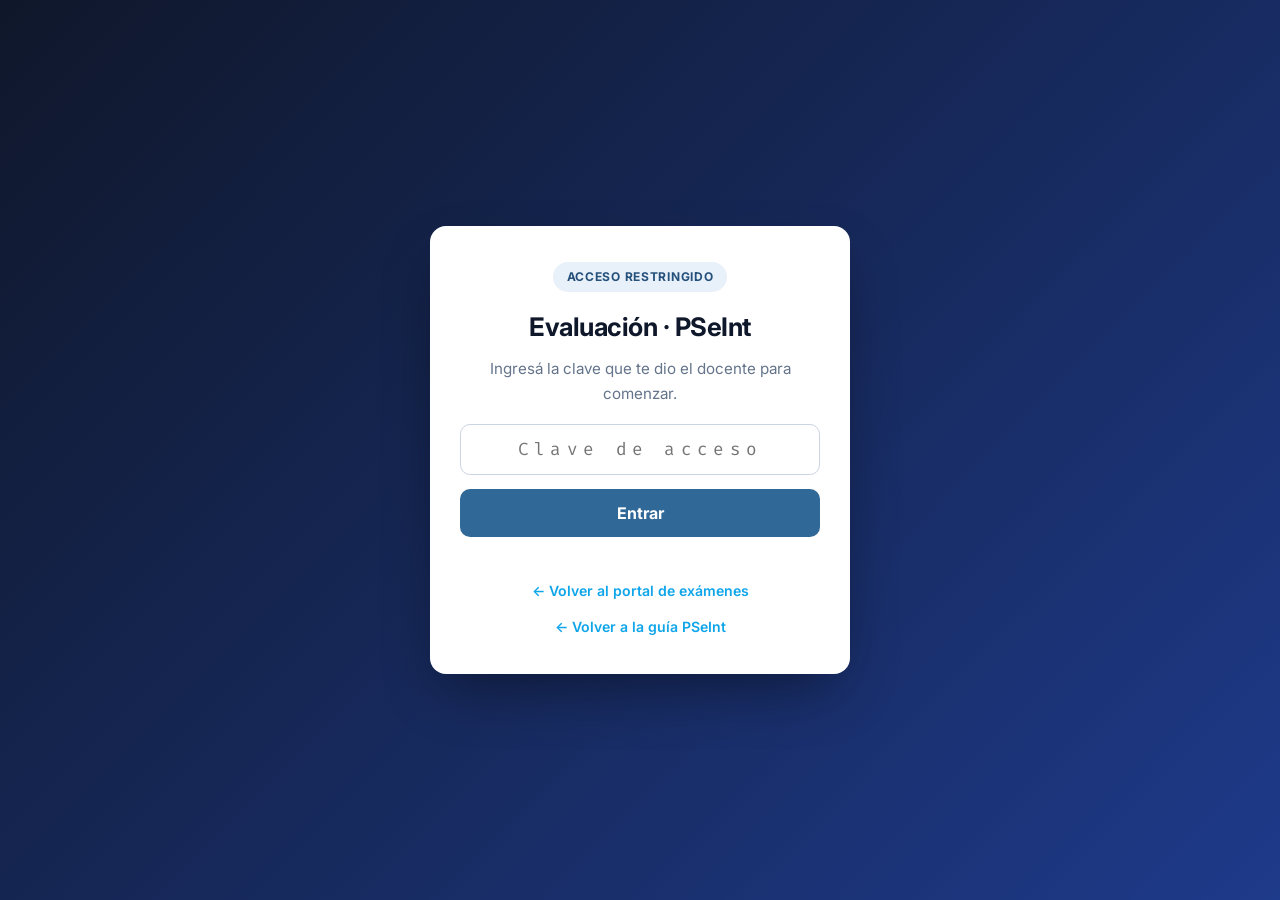
<file: examenes/evaluacion.html>
<!DOCTYPE html>
<html lang="es">
<head>
    <meta charset="UTF-8">
    <meta name="viewport" content="width=device-width, initial-scale=1.0">
    <title>Evaluación · PSeInt · Programación Estructurada</title>
    <link rel="preconnect" href="https://fonts.googleapis.com">
    <link rel="preconnect" href="https://fonts.gstatic.com" crossorigin>
    <link href="https://fonts.googleapis.com/css2?family=Fira+Code:wght@400;600&family=Inter:wght@400;500;600;700;800&display=swap" rel="stylesheet">
    <link rel="stylesheet" href="styles.css">
    <link rel="stylesheet" href="examenes.css">
</head>
<body>

<!-- ================= PUERTA DE ACCESO ================= -->
<div class="acceso" id="acceso">
    <form class="acceso-caja" id="form-acceso" autocomplete="off">
        <span class="badge-acceso">Acceso restringido</span>
        <h1>Evaluación · PSeInt</h1>
        <p>Ingresá la clave que te dio el docente para comenzar.</p>
        <input type="password" id="clave" placeholder="Clave de acceso" required>
        <button type="submit" class="btn btn-primario" style="width:100%">Entrar</button>
        <p class="acceso-error" id="acceso-error"></p>
        <p class="acceso-volver"><a href="index.html">← Volver al portal de exámenes</a></p>
        <p class="acceso-volver"><a href="https://miusuariohoy.github.io/pseint/">← Volver a la guía PSeInt</a></p>
    </form>
</div>

<!-- ================= APP ================= -->
<div id="app" hidden>

<header class="hero">
    <div class="contenedor">
        <span class="badge">Evaluación · PSeInt</span>
        <h1>Programación Estructurada con PSeInt</h1>
        <p class="subtitulo">
            Algoritmos, variables y tipos, entrada y salida, condicionales, bucles,
            contadores, acumuladores y subprocesos. 12 consignas, 10 puntos y corrección automática.
        </p>
        <div class="nav-rapida">
            <a href="#parte-a" class="btn-enlace">Parte A · Opción múltiple</a>
            <a href="#parte-b" class="btn-enlace">Parte B · Salidas</a>
            <a href="#parte-c" class="btn-enlace">Parte C · Pseudocódigo</a>
            <a href="#resultado" class="btn-enlace">Resultado</a>
        </div>
    </div>
</header>

<main class="contenedor">

    <!-- ================= INSTRUCCIONES ================= -->
    <section class="bloque">
        <div class="tarjeta">
            <h3>Antes de empezar</h3>
            <ul>
                <li>Leé cada consigna con atención y respondé <strong>todas</strong> las preguntas.</li>
                <li>En la <strong>Parte A</strong> marcá una sola opción por pregunta.</li>
                <li>En la <strong>Parte B</strong> escribí la salida exacta del algoritmo. Si son varios valores, separalos con un espacio.</li>
                <li>En la <strong>Parte C</strong> escribí el pseudocódigo completo en PSeInt estricto. El corrector revisa la estructura, no ejecuta el algoritmo.</li>
                <li>Usá <code>Definir ... Como ...;</code>, la flecha <code>&lt;-</code> y cerrá cada estructura con su <code>Fin...</code>.</li>
                <li>Podés declarar las variables todas juntas o en varias líneas, y no importan las mayúsculas: <code>MIENTRAS</code> y <code>mientras</code> son equivalentes. <code>Proceso … FinProceso</code> también vale como <code>Algoritmo … FinAlgoritmo</code>.</li>
                <li>Podés realizar la evaluación más de una vez. Cada envío queda registrado con tu apellido, nombre, día y hora.</li>
                <li>Si otra persona va a usar esta computadora, al terminar presioná <strong>Hacer otra evaluación</strong> para dejarla lista.</li>
                <li>Al corregir, la <strong>nota y la corrección</strong> se guardan automáticamente en el informe del docente.</li>
            </ul>

            <table class="tabla-puntos">
                <thead>
                    <tr><th>Parte</th><th>Consigna</th><th>Puntos</th></tr>
                </thead>
                <tbody>
                    <tr><td>A</td><td>5 preguntas de opción múltiple</td><td>5</td></tr>
                    <tr><td>B</td><td>4 predicciones de salida</td><td>2</td></tr>
                    <tr><td>C</td><td>3 actividades de pseudocódigo</td><td>3</td></tr>
                    <tr><td colspan="2"><strong>Total</strong></td><td><strong>10</strong></td></tr>
                </tbody>
            </table>

            <div class="datos-alumno">
                <label>Apellido
                    <input type="text" id="alumno-apellido" placeholder="Tu apellido" autocomplete="off">
                </label>
                <label>Nombre
                    <input type="text" id="alumno-nombre" placeholder="Tu nombre" autocomplete="off">
                </label>
                <label>Curso
                    <input type="text" id="alumno-curso" placeholder="Ej.: 5.º 2.ª" autocomplete="off">
                </label>
                <label>Materia
                    <input type="text" id="alumno-materia" placeholder="Ej.: Programación" autocomplete="off">
                </label>
            </div>

            <p class="nota">
                Tiempo sugerido: <strong>60 minutos</strong>. Resolvé sin ejecutar los algoritmos:
                el objetivo es interpretar la lógica del pseudocódigo. Referencia de aprobación: <strong>6/10</strong>.
            </p>
        </div>
    </section>

    <!-- ================= MAPA DE TEMAS ================= -->
    <section class="bloque">
        <div class="tarjeta">
            <h3>Qué se evalúa</h3>
            <p>Esta evaluación y el recuperatorio comparten exactamente el mismo temario. Cambian las consignas y los contextos, no los contenidos.</p>

            <div class="tema-lista">
                <span class="tema-tag">Algoritmos</span>
                <span class="tema-tag">Variables y tipos</span>
                <span class="tema-tag">Leer / Escribir</span>
                <span class="tema-tag">Condicionales</span>
                <span class="tema-tag">Mientras</span>
                <span class="tema-tag">Para</span>
                <span class="tema-tag">Contador</span>
                <span class="tema-tag">Acumulador</span>
                <span class="tema-tag">Subprocesos</span>
            </div>

            <table class="criterios mapa-temas">
                <thead>
                    <tr><th>Tema</th><th>Dónde se evalúa</th></tr>
                </thead>
                <tbody>
                    <tr><td>Algoritmos y programación estructurada</td><td>Parte A · pregunta 1</td></tr>
                    <tr><td>Variables y tipos de datos</td><td>Parte A · pregunta 2; Parte C · actividades 1 y 2</td></tr>
                    <tr><td>Leer / Escribir</td><td>Parte A · pregunta 3; Parte C · actividades 1, 2 y 3</td></tr>
                    <tr><td>Condicionales</td><td>Parte B · pregunta 6; Parte C · actividad 1</td></tr>
                    <tr><td>Mientras</td><td>Parte B · pregunta 7; Parte C · actividad 2</td></tr>
                    <tr><td>Para</td><td>Parte A · pregunta 4; Parte B · pregunta 8</td></tr>
                    <tr><td>Contador</td><td>Parte A · pregunta 5; Parte C · actividad 2</td></tr>
                    <tr><td>Acumulador</td><td>Parte C · actividad 2</td></tr>
                    <tr><td>Subprocesos</td><td>Parte B · pregunta 9; Parte C · actividad 3</td></tr>
                </tbody>
            </table>
        </div>
    </section>

    <!-- ================= PARTE A ================= -->
    <section class="bloque" id="parte-a">
        <div class="encabezado-seccion">
            <span class="numero-paso">A</span>
            <div>
                <h2>Opción múltiple</h2>
                <p>5 preguntas · 1 punto cada una · marcá una sola respuesta.</p>
            </div>
        </div>

        <article class="pregunta mc" data-correcta="a">
            <p class="enunciado"><span class="num-preg">1</span>
                ¿Qué orden respeta un algoritmo bien estructurado?</p>
            <div class="opciones">
                <label data-op="a"><input type="radio" name="a1" value="a"> Declarar variables, procesar datos y mostrar resultados.</label>
                <label data-op="b"><input type="radio" name="a1" value="b"> Mostrar resultados, procesar datos y declarar variables.</label>
                <label data-op="c"><input type="radio" name="a1" value="c"> Leer datos, borrar variables y repetir sin condición.</label>
                <label data-op="d"><input type="radio" name="a1" value="d"> Escribir, Leer y Definir en cualquier orden.</label>
            </div>
            <p class="explicacion">Un algoritmo estructurado avanza en pasos claros: <strong>declarar</strong>, <strong>procesar</strong> y <strong>comunicar</strong> el resultado.</p>
        </article>

        <article class="pregunta mc" data-correcta="b">
            <p class="enunciado"><span class="num-preg">2</span>
                ¿Qué tipo conviene para guardar el <strong>promedio de notas</strong>?</p>
            <div class="opciones">
                <label data-op="a"><input type="radio" name="a2" value="a"> <code>Entero</code></label>
                <label data-op="b"><input type="radio" name="a2" value="b"> <code>Real</code></label>
                <label data-op="c"><input type="radio" name="a2" value="c"> <code>Caracter</code></label>
                <label data-op="d"><input type="radio" name="a2" value="d"> <code>Logico</code></label>
            </div>
            <p class="explicacion">El promedio puede tener decimales, por eso se guarda como <code>Real</code>.</p>
        </article>

        <article class="pregunta mc" data-correcta="b">
            <p class="enunciado"><span class="num-preg">3</span>
                Para pedir la edad y guardarla, ¿qué par de instrucciones se usa?</p>
            <div class="opciones">
                <label data-op="a"><input type="radio" name="a3" value="a"> <code>Leer "Edad:"; Escribir edad;</code></label>
                <label data-op="b"><input type="radio" name="a3" value="b"> <code>Escribir "Edad:"; Leer edad;</code></label>
                <label data-op="c"><input type="radio" name="a3" value="c"> <code>Definir "Edad:"; Leer edad;</code></label>
                <label data-op="d"><input type="radio" name="a3" value="d"> <code>Escribir edad; Leer "Edad:";</code></label>
            </div>
            <p class="explicacion">Primero se muestra el mensaje con <code>Escribir</code> y después se guarda el dato con <code>Leer</code>.</p>
        </article>

        <article class="pregunta mc" data-correcta="c">
            <p class="enunciado"><span class="num-preg">4</span>
                ¿Cuántas veces se ejecuta el bloque de <code>Para i &lt;- 3 Hasta 7 Con Paso 1 Hacer</code>?</p>
            <div class="opciones">
                <label data-op="a"><input type="radio" name="a4" value="a"> 3 veces</label>
                <label data-op="b"><input type="radio" name="a4" value="b"> 4 veces</label>
                <label data-op="c"><input type="radio" name="a4" value="c"> 5 veces</label>
                <label data-op="d"><input type="radio" name="a4" value="d"> 7 veces</label>
            </div>
            <p class="explicacion">El contador toma los valores 3, 4, 5, 6 y 7. El límite <code>Hasta</code> se incluye: son <strong>5 vueltas</strong>.</p>
        </article>

        <article class="pregunta mc" data-correcta="a">
            <p class="enunciado"><span class="num-preg">5</span>
                En <code>visitas &lt;- visitas + 1;</code>, ¿qué papel cumple <code>visitas</code>?</p>
            <div class="opciones">
                <label data-op="a"><input type="radio" name="a5" value="a"> Es un contador, porque aumenta de a 1.</label>
                <label data-op="b"><input type="radio" name="a5" value="b"> Es un acumulador, porque suma un precio.</label>
                <label data-op="c"><input type="radio" name="a5" value="c"> Es una constante, porque nunca cambia.</label>
                <label data-op="d"><input type="radio" name="a5" value="d"> Es el parámetro de un subproceso.</label>
            </div>
            <p class="explicacion">Un <strong>contador</strong> suma una cantidad fija (normalmente 1). El acumulador suma valores que pueden cambiar.</p>
        </article>
    </section>

    <!-- ================= PARTE B ================= -->
    <section class="bloque" id="parte-b">
        <div class="encabezado-seccion">
            <span class="numero-paso">B</span>
            <div>
                <h2>Predicción de salidas</h2>
                <p>4 algoritmos · 0,5 puntos cada uno · escribí lo que muestra cada uno.</p>
            </div>
        </div>

        <article class="pregunta salida" data-aceptadas="Calor">
            <p class="enunciado"><span class="num-preg">6</span>
                ¿Qué muestra este algoritmo?</p>
            <pre><code>Definir temperatura Como Entero;
temperatura &lt;- 31;
Si temperatura &gt; 30 Entonces
    Escribir "Calor";
Sino
    Escribir "Templado";
FinSi</code></pre>
            <label class="campo-salida">Salida:
                <input type="text" id="b1" autocomplete="off" placeholder="Escribí la salida">
            </label>
            <p class="explicacion">31 es mayor que 30: se ejecuta la rama del <code>Entonces</code> y la salida es <strong>Calor</strong>.</p>
        </article>

        <article class="pregunta salida" data-aceptadas="2 4 6">
            <p class="enunciado"><span class="num-preg">7</span>
                ¿Qué muestra este algoritmo?</p>
            <pre><code>Definir i Como Entero;
i &lt;- 2;
Mientras i &lt; 8 Hacer
    Escribir i;
    i &lt;- i + 2;
FinMientras</code></pre>
            <label class="campo-salida">Salida:
                <input type="text" id="b2" autocomplete="off" placeholder="Escribí la salida">
            </label>
            <p class="explicacion">El <code>Mientras</code> muestra 2, 4 y 6. Al llegar a 8, la condición se vuelve falsa.</p>
        </article>

        <article class="pregunta salida" data-aceptadas="10 8 6 4">
            <p class="enunciado"><span class="num-preg">8</span>
                ¿Qué muestra este algoritmo?</p>
            <pre><code>Definir i Como Entero;
Para i &lt;- 10 Hasta 4 Con Paso -2 Hacer
    Escribir i;
FinPara</code></pre>
            <label class="campo-salida">Salida:
                <input type="text" id="b3" autocomplete="off" placeholder="Escribí la salida">
            </label>
            <p class="explicacion">El paso negativo hace que el <code>Para</code> descienda de 10 a 4 de dos en dos.</p>
        </article>

        <article class="pregunta salida" data-aceptadas="Listo">
            <p class="enunciado"><span class="num-preg">9</span>
                ¿Qué muestra este algoritmo?</p>
            <pre><code>SubProceso Avisar(mensaje)
    Escribir mensaje;
FinSubProceso

Algoritmo Prueba
    Avisar("Listo");
FinAlgoritmo</code></pre>
            <label class="campo-salida">Salida:
                <input type="text" id="b4" autocomplete="off" placeholder="Escribí la salida">
            </label>
            <p class="explicacion">El subproceso recibe <code>"Listo"</code> en el parámetro <code>mensaje</code> y lo muestra.</p>
        </article>
    </section>

    <!-- ================= CRITERIOS PARTE C ================= -->
    <section class="bloque">
        <div class="tarjeta">
            <h3>Cómo se corrige la Parte C</h3>
            <p>Cada actividad vale <strong>1 punto</strong> y se evalúa con una lista de requisitos. Si falta un requisito, se descuenta la parte proporcional. El corrector revisa la <strong>estructura</strong> del pseudocódigo; no ejecuta el programa.</p>
            <table class="criterios">
                <thead>
                    <tr><th>Se revisa</th><th>Ejemplo</th></tr>
                </thead>
                <tbody>
                    <tr><td>Declaración de variables con tipo</td><td><code>Definir edad Como Entero;</code></td></tr>
                    <tr><td>Entrada y salida</td><td><code>Leer edad;</code> · <code>Escribir edad;</code></td></tr>
                    <tr><td>Condicional completo</td><td><code>Si ... Entonces ... Sino ... FinSi</code></td></tr>
                    <tr><td>Bucle completo</td><td><code>Mientras ... Hacer ... FinMientras</code></td></tr>
                    <tr><td>Contadores y acumuladores inicializados</td><td><code>aprobadas &lt;- 0;</code> · <code>suma &lt;- 0;</code></td></tr>
                    <tr><td>Subproceso con parámetro y llamada</td><td><code>SubProceso MostrarCuadrado(numero)</code> · <code>MostrarCuadrado(3);</code></td></tr>
                </tbody>
            </table>

            <h3 style="margin-top:24px;">Antes de enviar</h3>
            <ul class="checklist">
                <li>Declaré todas las variables con su tipo e inicialicé los contadores antes de usarlos.</li>
                <li>Cerré cada <code>Si</code>, <code>Mientras</code>, <code>Para</code> y <code>SubProceso</code>.</li>
                <li>Inicialicé los contadores antes de usarlos.</li>
                <li>Probé mentalmente el algoritmo con un caso chico.</li>
                <li>Revisé que las salidas coincidan con lo pedido.</li>
            </ul>
        </div>
    </section>

    <!-- ================= PARTE C ================= -->
    <section class="bloque" id="parte-c">
        <div class="encabezado-seccion">
            <span class="numero-paso">C</span>
            <div>
                <h2>Actividades de pseudocódigo</h2>
                <p>3 actividades · 1 punto cada una · se revisa la estructura del código.</p>
            </div>
        </div>

        <article class="pregunta codigo" data-ejercicio="c1">
            <p class="enunciado"><span class="num-preg">10</span>
                Leé una <strong>temperatura</strong>. Si es 30 o más, mostrá <code>Alta</code>; si no, mostrá <code>Normal</code>. Usá <code>Si … Entonces … Sino … FinSi</code>.</p>
            <p class="tema-lista"><span class="tema-tag">Variables</span><span class="tema-tag">Leer / Escribir</span><span class="tema-tag">Condicional</span></p>
            <details class="pista">
                <summary>Ver pista</summary>
                <p>Declará <code>temperatura</code> como <code>Real</code>, leela antes del <code>Si</code> y escribí un mensaje distinto en cada rama.</p>
            </details>
            <textarea class="editor" id="c1" spellcheck="false" placeholder="Algoritmo ControlTemperatura&#10;    Definir ...&#10;    Leer ...&#10;    Si ... Entonces&#10;    Sino&#10;    FinSi&#10;FinAlgoritmo"></textarea>
            <div class="resultado-codigo" id="res-c1"></div>
            <details class="solucion">
                <summary>Ver una solución de referencia</summary>
                <pre><code>Algoritmo ControlTemperatura
    Definir temperatura Como Real;
    Escribir "Ingresá la temperatura:";
    Leer temperatura;
    Si temperatura &gt;= 30 Entonces
        Escribir "Alta";
    Sino
        Escribir "Normal";
    FinSi
FinAlgoritmo</code></pre>
            </details>
        </article>

        <article class="pregunta codigo" data-ejercicio="c2">
            <p class="enunciado"><span class="num-preg">11</span>
                Pedí <strong>5 notas</strong> con un <code>Mientras</code>. Contá cuántas son mayores o iguales que 6 en <code>aprobadas</code> y sumá todas en <code>suma</code>. Mostrá ambos resultados.</p>
            <p class="tema-lista"><span class="tema-tag">Mientras</span><span class="tema-tag">Contador</span><span class="tema-tag">Acumulador</span></p>
            <details class="pista">
                <summary>Ver pista</summary>
                <p>Inicializá <code>aprobadas</code> y <code>suma</code> en 0, repetí 5 vueltas con <code>i</code>, leé cada nota, sumala siempre y aumentá <code>aprobadas</code> solo si corresponde.</p>
            </details>
            <textarea class="editor" id="c2" spellcheck="false" placeholder="Algoritmo ResumenNotas&#10;    Definir ...&#10;    aprobadas &lt;- 0;&#10;    suma &lt;- 0;&#10;    i &lt;- 1;&#10;    Mientras i &lt;= 5 Hacer&#10;        Leer ...&#10;        ...&#10;        i &lt;- i + 1;&#10;    FinMientras&#10;    Escribir ...&#10;FinAlgoritmo"></textarea>
            <div class="resultado-codigo" id="res-c2"></div>
            <details class="solucion">
                <summary>Ver una solución de referencia</summary>
                <pre><code>Algoritmo ResumenNotas
    Definir nota, aprobadas, suma, i Como Entero;
    aprobadas &lt;- 0;
    suma &lt;- 0;
    i &lt;- 1;
    Mientras i &lt;= 5 Hacer
        Escribir "Ingresá una nota:";
        Leer nota;
        suma &lt;- suma + nota;
        Si nota &gt;= 6 Entonces
            aprobadas &lt;- aprobadas + 1;
        FinSi
        i &lt;- i + 1;
    FinMientras
    Escribir "Aprobadas: ", aprobadas;
    Escribir "Suma: ", suma;
FinAlgoritmo</code></pre>
            </details>
        </article>

        <article class="pregunta codigo" data-ejercicio="c3">
            <p class="enunciado"><span class="num-preg">12</span>
                Creá el subproceso <code>MostrarCuadrado(numero)</code> que muestre el cuadrado del número. Llamalo desde el algoritmo principal con <code>3</code> y con <code>4</code>.</p>
            <p class="tema-lista"><span class="tema-tag">SubProceso</span><span class="tema-tag">Parámetros</span><span class="tema-tag">Leer / Escribir</span></p>
            <details class="pista">
                <summary>Ver pista</summary>
                <p>Dentro del subproceso mostrá <code>numero * numero</code>. Después, en el algoritmo principal, hacé dos llamadas con los valores pedidos.</p>
            </details>
            <textarea class="editor" id="c3" spellcheck="false" placeholder="SubProceso MostrarCuadrado(numero)&#10;    Escribir ...&#10;FinSubProceso&#10;&#10;Algoritmo Prueba&#10;    ...&#10;FinAlgoritmo"></textarea>
            <div class="resultado-codigo" id="res-c3"></div>
            <details class="solucion">
                <summary>Ver una solución de referencia</summary>
                <pre><code>SubProceso MostrarCuadrado(numero)
    Escribir numero * numero;
FinSubProceso

Algoritmo Prueba
    MostrarCuadrado(3);
    MostrarCuadrado(4);
FinAlgoritmo</code></pre>
            </details>
        </article>
    </section>

    <!-- ================= RESULTADO ================= -->
    <div class="acciones no-print">
        <button type="button" class="btn btn-primario" id="btn-corregir">✅ Corregir y enviar</button>
        <button type="button" class="btn btn-secundario" id="btn-reiniciar">🔄 Reiniciar</button>
        <button type="button" class="btn btn-secundario" id="btn-imprimir">🖨️ Imprimir</button>
    </div>

    <div class="aviso-envio" id="aviso-envio" role="status"></div>

    <section class="resultado" id="resultado" aria-live="polite">
        <div class="puntaje-grande"><span id="puntaje-total">0</span><small> / 10 puntos</small></div>
        <div class="barra"><div class="barra-fill" id="barra-fill"></div></div>
        <p id="mensaje">Corregí la evaluación para ver tu puntaje.</p>
        <div class="desglose">
            <span>Parte A: <b id="puntos-a">0</b> / 5</span>
            <span>Parte B: <b id="puntos-b">0</b> / 2</span>
            <span>Parte C: <b id="puntos-c">0</b> / 3</span>
        </div>
        <div class="resumen-errores" id="resumen-errores"></div>
        <p class="nota no-print" id="nota-resultado" style="display:none;">
            Las respuestas correctas y las soluciones de referencia ya están visibles en cada consigna.
        </p>
        <p class="estado-envio" id="estado-envio"></p>
        <div class="enviar-fallback no-print" id="enviar-fallback">
            <button type="button" class="btn btn-secundario btn-chico" id="btn-copiar">📋 Copiar resultado</button>
            <button type="button" class="btn btn-secundario btn-chico" id="btn-descargar">⬇️ Descargar comprobante</button>
        </div>
    </section>

    <footer>
        <p>Evaluación interactiva · PSeInt · 10 puntos · <a href="index.html">Portal de exámenes</a></p>
    </footer>

</main>
</div>

<script src="config.js?v=3"></script>
<script src="config-evaluacion.js?v=3"></script>
<script src="app.js?v=3"></script>
</body>
</html>
</file>
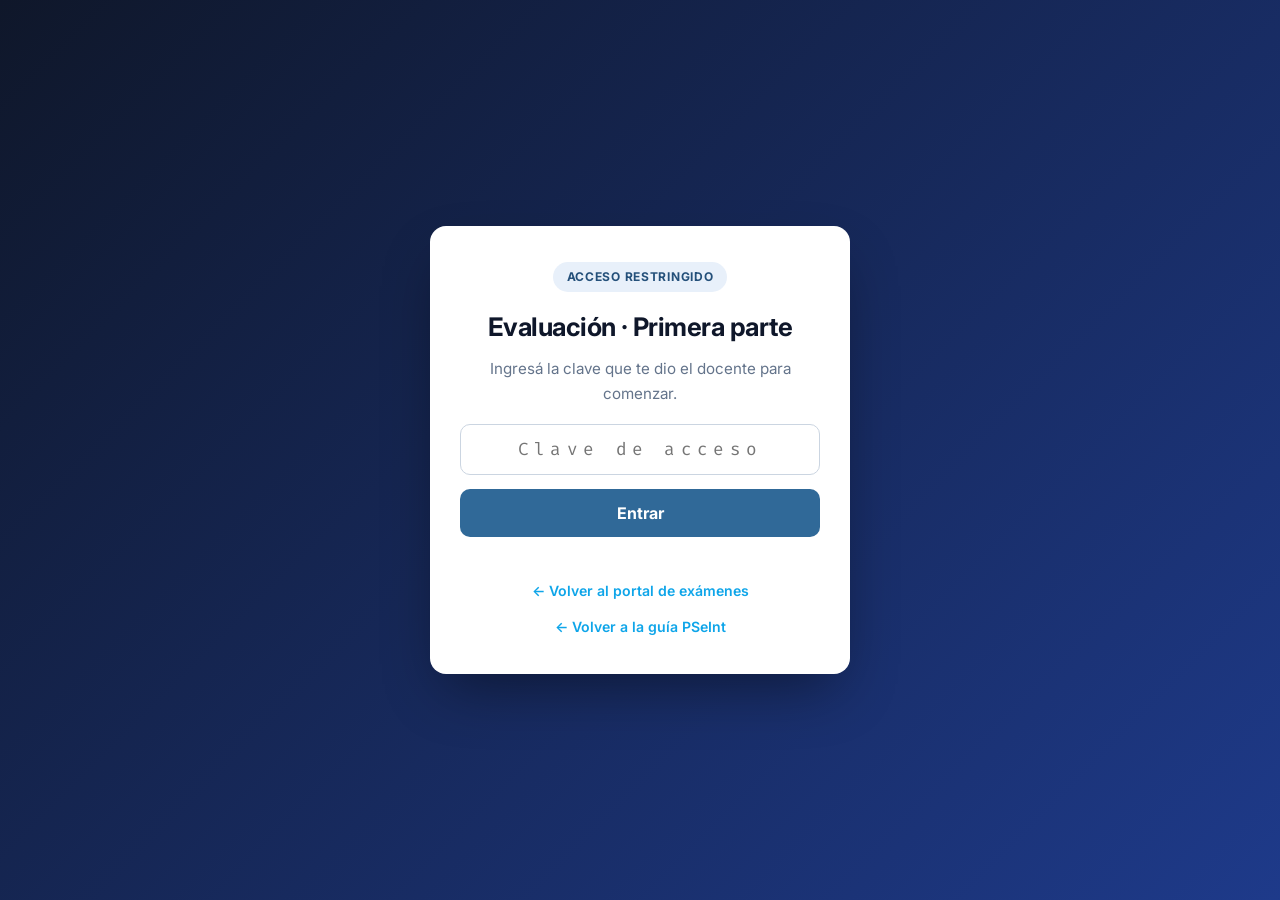
<file: examenes/parte-1.html>
<!DOCTYPE html>
<html lang="es">
<head>
    <meta charset="UTF-8">
    <meta name="viewport" content="width=device-width, initial-scale=1.0">
    <title>Evaluación primera parte · PSeInt · Temas 1 a 6</title>
    <link rel="preconnect" href="https://fonts.googleapis.com">
    <link rel="preconnect" href="https://fonts.gstatic.com" crossorigin>
    <link href="https://fonts.googleapis.com/css2?family=Fira+Code:wght@400;600&family=Inter:wght@400;500;600;700;800&display=swap" rel="stylesheet">
    <link rel="stylesheet" href="styles.css">
    <link rel="stylesheet" href="examenes.css">
</head>
<body>

<!-- ================= PUERTA DE ACCESO ================= -->
<div class="acceso" id="acceso">
    <form class="acceso-caja" id="form-acceso" autocomplete="off">
        <span class="badge-acceso">Acceso restringido</span>
        <h1>Evaluación · Primera parte</h1>
        <p>Ingresá la clave que te dio el docente para comenzar.</p>
        <input type="password" id="clave" placeholder="Clave de acceso" required>
        <button type="submit" class="btn btn-primario" style="width:100%">Entrar</button>
        <p class="acceso-error" id="acceso-error"></p>
        <p class="acceso-volver"><a href="index.html">← Volver al portal de exámenes</a></p>
        <p class="acceso-volver"><a href="https://miusuariohoy.github.io/pseint/">← Volver a la guía PSeInt</a></p>
    </form>
</div>

<!-- ================= APP ================= -->
<div id="app" hidden>

<header class="hero">
    <div class="contenedor">
        <span class="badge">Evaluación · Primera parte · Temas 1 a 6</span>
        <h1>Fundamentos y primeras estructuras</h1>
        <p class="subtitulo">
            Programación estructurada, variables y tipos, Leer/Escribir, condicionales,
            contador y acumulador. 12 consignas, 10 puntos y corrección automática.
        </p>
        <div class="nav-rapida">
            <a href="#parte-a" class="btn-enlace">Parte A · Opción múltiple</a>
            <a href="#parte-b" class="btn-enlace">Parte B · Salidas</a>
            <a href="#parte-c" class="btn-enlace">Parte C · Pseudocódigo</a>
            <a href="#resultado" class="btn-enlace">Resultado</a>
        </div>
    </div>
</header>

<main class="contenedor">

    <!-- ================= INSTRUCCIONES ================= -->
    <section class="bloque">
        <div class="tarjeta">
            <h3>Antes de empezar</h3>
            <ul>
                <li>Esta evaluación cubre <strong>solo los temas 1 a 6</strong>: programación estructurada, variables y tipos, Leer/Escribir, condicionales, contador y acumulador.</li>
                <li>Leé cada consigna con atención y respondé <strong>todas</strong> las preguntas.</li>
                <li>En la <strong>Parte A</strong> marcá una sola opción por pregunta.</li>
                <li>En la <strong>Parte B</strong> escribí la salida exacta del algoritmo. Si son varios valores, separalos con un espacio.</li>
                <li>En la <strong>Parte C</strong> escribí el pseudocódigo completo en PSeInt estricto. El corrector revisa la estructura, no ejecuta el algoritmo.</li>
                <li>Usá <code>Definir ... Como ...;</code>, la flecha <code>&lt;-</code> y cerrá cada estructura con su <code>Fin...</code>.</li>
                <li>En esta parte <strong>no se evalúan</strong> los bucles <code>Para</code>, <code>Mientras</code> ni los subprocesos.</li>
                <li>Podés realizar la evaluación más de una vez. Cada envío queda registrado con tu apellido, nombre, día y hora.</li>
                <li>Si otra persona va a usar esta computadora, al terminar presioná <strong>Hacer otra evaluación</strong> para dejarla lista.</li>
            </ul>

            <table class="tabla-puntos">
                <thead>
                    <tr><th>Parte</th><th>Consigna</th><th>Puntos</th></tr>
                </thead>
                <tbody>
                    <tr><td>A</td><td>5 preguntas de opción múltiple</td><td>5</td></tr>
                    <tr><td>B</td><td>4 predicciones de salida</td><td>2</td></tr>
                    <tr><td>C</td><td>3 actividades de pseudocódigo</td><td>3</td></tr>
                    <tr><td colspan="2"><strong>Total</strong></td><td><strong>10</strong></td></tr>
                </tbody>
            </table>

            <div class="datos-alumno">
                <label>Apellido
                    <input type="text" id="alumno-apellido" placeholder="Tu apellido" autocomplete="off">
                </label>
                <label>Nombre
                    <input type="text" id="alumno-nombre" placeholder="Tu nombre" autocomplete="off">
                </label>
                <label>Curso
                    <input type="text" id="alumno-curso" placeholder="Ej.: 5.º 2.ª" autocomplete="off">
                </label>
                <label>Materia
                    <input type="text" id="alumno-materia" placeholder="Ej.: Programación" autocomplete="off">
                </label>
            </div>

            <p class="nota">
                Tiempo sugerido: <strong>50 minutos</strong>. Resolvé sin ejecutar los algoritmos:
                el objetivo es interpretar la lógica del pseudocódigo. Referencia de aprobación: <strong>6/10</strong>.
            </p>
        </div>
    </section>

    <!-- ================= MAPA DE TEMAS ================= -->
    <section class="bloque">
        <div class="tarjeta">
            <h3>Qué se evalúa</h3>
            <p>Esta primera parte trabaja únicamente con los seis primeros temas de la guía.</p>

            <div class="tema-lista">
                <span class="tema-tag">1 · Programación estructurada</span>
                <span class="tema-tag">2 · Variables y tipos</span>
                <span class="tema-tag">3 · Leer / Escribir</span>
                <span class="tema-tag">4 · Condicionales</span>
                <span class="tema-tag">5 · Contador</span>
                <span class="tema-tag">6 · Acumulador</span>
            </div>

            <table class="criterios mapa-temas">
                <thead>
                    <tr><th>Tema</th><th>Dónde se evalúa</th></tr>
                </thead>
                <tbody>
                    <tr><td>1 · Programación estructurada</td><td>Parte A · pregunta 1</td></tr>
                    <tr><td>2 · Variables y tipos</td><td>Parte A · pregunta 2; Parte C · actividades 1 a 3</td></tr>
                    <tr><td>3 · Leer / Escribir</td><td>Parte A · pregunta 3; Parte B · pregunta 9; Parte C · actividades 1 y 3</td></tr>
                    <tr><td>4 · Condicionales</td><td>Parte A · pregunta 4; Parte B · pregunta 6; Parte C · actividades 1 y 2</td></tr>
                    <tr><td>5 · Contador</td><td>Parte A · pregunta 5; Parte B · pregunta 7; Parte C · actividad 2</td></tr>
                    <tr><td>6 · Acumulador</td><td>Parte B · pregunta 8; Parte C · actividad 3</td></tr>
                </tbody>
            </table>
        </div>
    </section>

    <!-- ================= PARTE A ================= -->
    <section class="bloque" id="parte-a">
        <div class="encabezado-seccion">
            <span class="numero-paso">A</span>
            <div>
                <h2>Opción múltiple</h2>
                <p>5 preguntas · 1 punto cada una · marcá una sola respuesta.</p>
            </div>
        </div>

        <article class="pregunta mc" data-correcta="a">
            <p class="enunciado"><span class="num-preg">1</span>
                ¿Qué característica define a un algoritmo estructurado?</p>
            <div class="opciones">
                <label data-op="a"><input type="radio" name="a1" value="a"> Usa pasos claros, selección e iteración cuando hace falta.</label>
                <label data-op="b"><input type="radio" name="a1" value="b"> Evita declarar variables y trabaja solo con textos.</label>
                <label data-op="c"><input type="radio" name="a1" value="c"> Repite instrucciones sin ninguna condición.</label>
                <label data-op="d"><input type="radio" name="a1" value="d"> Depende de que el usuario conozca el lenguaje.</label>
            </div>
            <p class="explicacion">La programación estructurada organiza el problema en <strong>secuencia</strong>, <strong>selección</strong> e <strong>iteración</strong>.</p>
        </article>

        <article class="pregunta mc" data-correcta="c">
            <p class="enunciado"><span class="num-preg">2</span>
                ¿Qué declaración guarda un valor <code>Verdadero</code> o <code>Falso</code>?</p>
            <div class="opciones">
                <label data-op="a"><input type="radio" name="a2" value="a"> <code>Definir activo Como Entero;</code></label>
                <label data-op="b"><input type="radio" name="a2" value="b"> <code>Definir activo Como Real;</code></label>
                <label data-op="c"><input type="radio" name="a2" value="c"> <code>Definir activo Como Logico;</code></label>
                <label data-op="d"><input type="radio" name="a2" value="d"> <code>Definir activo Como Caracter;</code></label>
            </div>
            <p class="explicacion">El tipo <code>Logico</code> solo admite <code>Verdadero</code> o <code>Falso</code>.</p>
        </article>

        <article class="pregunta mc" data-correcta="d">
            <p class="enunciado"><span class="num-preg">3</span>
                ¿Qué hace la instrucción <code>Escribir "Hola";</code>?</p>
            <div class="opciones">
                <label data-op="a"><input type="radio" name="a3" value="a"> Guarda "Hola" en una variable.</label>
                <label data-op="b"><input type="radio" name="a3" value="b"> Declara una variable llamada Hola.</label>
                <label data-op="c"><input type="radio" name="a3" value="c"> Espera que el usuario escriba algo.</label>
                <label data-op="d"><input type="radio" name="a3" value="d"> Muestra el texto en pantalla.</label>
            </div>
            <p class="explicacion"><code>Escribir</code> es salida: muestra el texto o el valor de una variable.</p>
        </article>

        <article class="pregunta mc" data-correcta="b">
            <p class="enunciado"><span class="num-preg">4</span>
                ¿Qué estructura elige una rama según una condición?</p>
            <div class="opciones">
                <label data-op="a"><input type="radio" name="a4" value="a"> <code>Definir … Como …;</code></label>
                <label data-op="b"><input type="radio" name="a4" value="b"> <code>Si … Entonces … Sino … FinSi</code></label>
                <label data-op="c"><input type="radio" name="a4" value="c"> <code>Escribir …;</code></label>
                <label data-op="d"><input type="radio" name="a4" value="d"> <code>Leer …;</code></label>
            </div>
            <p class="explicacion">El <code>Si</code> evalúa la condición y ejecuta el <code>Entonces</code> o el <code>Sino</code>.</p>
        </article>

        <article class="pregunta mc" data-correcta="a">
            <p class="enunciado"><span class="num-preg">5</span>
                ¿Qué instrucción aumenta un contador en una unidad?</p>
            <div class="opciones">
                <label data-op="a"><input type="radio" name="a5" value="a"> <code>veces &lt;- veces + 1;</code></label>
                <label data-op="b"><input type="radio" name="a5" value="b"> <code>total &lt;- total + precio;</code></label>
                <label data-op="c"><input type="radio" name="a5" value="c"> <code>Escribir veces;</code></label>
                <label data-op="d"><input type="radio" name="a5" value="d"> <code>Definir veces Como Entero;</code></label>
            </div>
            <p class="explicacion">El contador suma siempre lo mismo: <code>1</code>. La opción con <code>precio</code> sería un acumulador.</p>
        </article>
    </section>

    <!-- ================= PARTE B ================= -->
    <section class="bloque" id="parte-b">
        <div class="encabezado-seccion">
            <span class="numero-paso">B</span>
            <div>
                <h2>Predicción de salidas</h2>
                <p>4 algoritmos · 0,5 puntos cada uno · escribí lo que muestra cada uno.</p>
            </div>
        </div>

        <article class="pregunta salida" data-aceptadas="Recupera">
            <p class="enunciado"><span class="num-preg">6</span>
                ¿Qué muestra este algoritmo?</p>
            <pre><code>Definir nota Como Entero;
nota &lt;- 4;
Si nota &gt;= 6 Entonces
    Escribir "Aprobado";
Sino
    Escribir "Recupera";
FinSi</code></pre>
            <label class="campo-salida">Salida:
                <input type="text" id="b1" autocomplete="off" placeholder="Escribí la salida">
            </label>
            <p class="explicacion">4 es menor que 6: se ejecuta el <code>Sino</code>. La salida es <strong>Recupera</strong>.</p>
        </article>

        <article class="pregunta salida" data-aceptadas="2">
            <p class="enunciado"><span class="num-preg">7</span>
                ¿Qué muestra este algoritmo?</p>
            <pre><code>Definir a, b, c, cuenta Como Entero;
a &lt;- 3;
b &lt;- 6;
c &lt;- 9;
cuenta &lt;- 0;
Si a &gt; 5 Entonces
    cuenta &lt;- cuenta + 1;
FinSi
Si b &gt; 5 Entonces
    cuenta &lt;- cuenta + 1;
FinSi
Si c &gt; 5 Entonces
    cuenta &lt;- cuenta + 1;
FinSi
Escribir cuenta;</code></pre>
            <label class="campo-salida">Salida:
                <input type="text" id="b2" autocomplete="off" placeholder="Escribí la salida">
            </label>
            <p class="explicacion">Solo <code>b</code> y <code>c</code> superan 5: el contador queda en <strong>2</strong>.</p>
        </article>

        <article class="pregunta salida" data-aceptadas="35">
            <p class="enunciado"><span class="num-preg">8</span>
                ¿Qué muestra este algoritmo?</p>
            <pre><code>Definir total Como Entero;
total &lt;- 0;
total &lt;- total + 10;
total &lt;- total + 20;
total &lt;- total + 5;
Escribir total;</code></pre>
            <label class="campo-salida">Salida:
                <input type="text" id="b3" autocomplete="off" placeholder="Escribí la salida">
            </label>
            <p class="explicacion">El acumulador suma 10 + 20 + 5. La salida es <strong>35</strong>.</p>
        </article>

        <article class="pregunta salida" data-aceptadas="Luis:20">
            <p class="enunciado"><span class="num-preg">9</span>
                ¿Qué muestra este algoritmo?</p>
            <pre><code>Definir nombre Como Caracter;
Definir edad Como Entero;
nombre &lt;- "Luis";
edad &lt;- 14;
Escribir nombre, ":", edad + 6;</code></pre>
            <label class="campo-salida">Salida:
                <input type="text" id="b4" autocomplete="off" placeholder="Escribí la salida">
            </label>
            <p class="explicacion">Se muestra el nombre, dos puntos y el resultado de <code>14 + 6</code>: <strong>Luis:20</strong>.</p>
        </article>
    </section>

    <!-- ================= CRITERIOS PARTE C ================= -->
    <section class="bloque">
        <div class="tarjeta">
            <h3>Cómo se corrige la Parte C</h3>
            <p>Cada actividad vale <strong>1 punto</strong> y se evalúa con una lista de requisitos. Si falta un requisito, se descuenta la parte proporcional. El corrector revisa la <strong>estructura</strong> del pseudocódigo; no ejecuta el programa.</p>
            <table class="criterios">
                <thead>
                    <tr><th>Se revisa</th><th>Ejemplo</th></tr>
                </thead>
                <tbody>
                    <tr><td>Declaración de variables con tipo</td><td><code>Definir edad Como Entero;</code></td></tr>
                    <tr><td>Declaración de texto y decimales</td><td><code>Definir nombre Como Caracter;</code> · <code>Definir precio Como Real;</code></td></tr>
                    <tr><td>Entrada y salida</td><td><code>Leer edad;</code> · <code>Escribir edad;</code></td></tr>
                    <tr><td>Condicional completo</td><td><code>Si ... Entonces ... Sino ... FinSi</code></td></tr>
                    <tr><td>Contadores inicializados</td><td><code>adultos &lt;- 0;</code> · <code>adultos &lt;- adultos + 1;</code></td></tr>
                    <tr><td>Acumuladores inicializados</td><td><code>total &lt;- 0;</code> · <code>total &lt;- total + g1;</code></td></tr>
                </tbody>
            </table>

            <h3 style="margin-top:24px;">Antes de enviar</h3>
            <ul class="checklist">
                <li>Declaré todas las variables con su tipo e inicialicé los contadores antes de usarlos.</li>
                <li>Cerré cada <code>Si</code> con <code>FinSi</code>.</li>
                <li>Inicialicé el contador y el acumulador antes de usarlos.</li>
                <li>Verifiqué que el incremento del contador esté dentro del <code>Si</code>.</li>
                <li>Revisé que las salidas coincidan con lo pedido.</li>
            </ul>
        </div>
    </section>

    <!-- ================= PARTE C ================= -->
    <section class="bloque" id="parte-c">
        <div class="encabezado-seccion">
            <span class="numero-paso">C</span>
            <div>
                <h2>Actividades de pseudocódigo</h2>
                <p>3 actividades · 1 punto cada una · se revisa la estructura del código.</p>
            </div>
        </div>

        <article class="pregunta codigo" data-puntos="1">
            <p class="enunciado"><span class="num-preg">10</span>
                Leé las <strong>horas trabajadas</strong>. Si son 40 o más, mostrá <code>Completo</code>; si no, mostrá <code>Parcial</code>. Usá <code>Si … Entonces … Sino … FinSi</code>.</p>
            <p class="tema-lista"><span class="tema-tag">Variables</span><span class="tema-tag">Leer / Escribir</span><span class="tema-tag">Condicional</span></p>
            <details class="pista">
                <summary>Ver pista</summary>
                <p>Declará <code>horas</code> como <code>Entero</code>, leela y comparala con 40 en el <code>Si</code>.</p>
            </details>
            <textarea class="editor" id="c1" spellcheck="false" placeholder="Algoritmo Jornada&#10;    Definir ...&#10;    Leer ...&#10;    Si ... Entonces&#10;    Sino&#10;    FinSi&#10;FinAlgoritmo"></textarea>
            <div class="resultado-codigo" id="res-c1"></div>
            <details class="solucion">
                <summary>Ver una solución de referencia</summary>
                <pre><code>Algoritmo Jornada
    Definir horas Como Entero;
    Escribir "Ingresá las horas:";
    Leer horas;
    Si horas &gt;= 40 Entonces
        Escribir "Completo";
    Sino
        Escribir "Parcial";
    FinSi
FinAlgoritmo</code></pre>
            </details>
        </article>

        <article class="pregunta codigo" data-puntos="1">
            <p class="enunciado"><span class="num-preg">11</span>
                Sin usar <code>Para</code> ni <code>Mientras</code>, asigná <code>e1 &lt;- 17;</code>, <code>e2 &lt;- 20;</code> y <code>e3 &lt;- 15;</code>. Con tres <code>Si</code>, contá en <code>adultos</code> cuántas edades son 18 o más y mostrá el total.</p>
            <p class="tema-lista"><span class="tema-tag">Variables</span><span class="tema-tag">Condicional</span><span class="tema-tag">Contador</span></p>
            <details class="pista">
                <summary>Ver pista</summary>
                <p>Declará <code>e1</code>, <code>e2</code>, <code>e3</code> y <code>adultos</code> como <code>Entero</code>. Inicializá <code>adultos</code> en 0 y sumá 1 en cada <code>Si</code> que cumpla.</p>
            </details>
            <textarea class="editor" id="c2" spellcheck="false" placeholder="Algoritmo ContarAdultos&#10;    Definir ...&#10;    adultos &lt;- 0;&#10;    ...&#10;    Si e1 &gt;= 18 Entonces&#10;    FinSi&#10;    Escribir ...&#10;FinAlgoritmo"></textarea>
            <div class="resultado-codigo" id="res-c2"></div>
            <details class="solucion">
                <summary>Ver una solución de referencia</summary>
                <pre><code>Algoritmo ContarAdultos
    Definir e1, e2, e3, adultos Como Entero;
    e1 &lt;- 17;
    e2 &lt;- 20;
    e3 &lt;- 15;
    adultos &lt;- 0;
    Si e1 &gt;= 18 Entonces
        adultos &lt;- adultos + 1;
    FinSi
    Si e2 &gt;= 18 Entonces
        adultos &lt;- adultos + 1;
    FinSi
    Si e3 &gt;= 18 Entonces
        adultos &lt;- adultos + 1;
    FinSi
    Escribir "Adultos: ", adultos;
FinAlgoritmo</code></pre>
            </details>
        </article>

        <article class="pregunta codigo" data-puntos="1">
            <p class="enunciado"><span class="num-preg">12</span>
                Sin usar bucles, asigná <code>g1 &lt;- 12.5;</code>, <code>g2 &lt;- 7.5;</code> y <code>g3 &lt;- 20;</code>. Acumulá los tres gastos en <code>total</code> (inicializado en 0) y mostrá el resultado.</p>
            <p class="tema-lista"><span class="tema-tag">Variables</span><span class="tema-tag">Acumulador</span><span class="tema-tag">Leer / Escribir</span></p>
            <details class="pista">
                <summary>Ver pista</summary>
                <p>Declará los cuatro valores como <code>Real</code>. Sumá cada gasto con <code>total &lt;- total + g1;</code> y sus equivalentes.</p>
            </details>
            <textarea class="editor" id="c3" spellcheck="false" placeholder="Algoritmo TotalGastos&#10;    Definir ...&#10;    total &lt;- 0;&#10;    ...&#10;    Escribir ...&#10;FinAlgoritmo"></textarea>
            <div class="resultado-codigo" id="res-c3"></div>
            <details class="solucion">
                <summary>Ver una solución de referencia</summary>
                <pre><code>Algoritmo TotalGastos
    Definir g1, g2, g3, total Como Real;
    g1 &lt;- 12.5;
    g2 &lt;- 7.5;
    g3 &lt;- 20;
    total &lt;- 0;
    total &lt;- total + g1;
    total &lt;- total + g2;
    total &lt;- total + g3;
    Escribir "Total: ", total;
FinAlgoritmo</code></pre>
            </details>
        </article>
    </section>

    <!-- ================= RESULTADO ================= -->
    <div class="acciones no-print">
        <button type="button" class="btn btn-primario" id="btn-corregir">✅ Corregir y enviar</button>
        <button type="button" class="btn btn-secundario" id="btn-reiniciar">🔄 Reiniciar</button>
        <button type="button" class="btn btn-secundario" id="btn-imprimir">🖨️ Imprimir</button>
    </div>

    <div class="aviso-envio" id="aviso-envio" role="status"></div>

    <section class="resultado" id="resultado" aria-live="polite">
        <div class="puntaje-grande"><span id="puntaje-total">0</span><small> / <span id="puntaje-max">10</span> puntos</small></div>
        <div class="barra"><div class="barra-fill" id="barra-fill"></div></div>
        <p id="mensaje">Corregí la evaluación para ver tu puntaje.</p>
        <div class="desglose" id="desglose"></div>
        <div class="resumen-errores" id="resumen-errores"></div>
        <p class="nota no-print" id="nota-resultado" style="display:none;">
            Las respuestas correctas y las soluciones de referencia ya están visibles en cada consigna.
        </p>
        <p class="estado-envio" id="estado-envio"></p>
        <div class="enviar-fallback no-print" id="enviar-fallback">
            <button type="button" class="btn btn-secundario btn-chico" id="btn-copiar">📋 Copiar resultado</button>
            <button type="button" class="btn btn-secundario btn-chico" id="btn-descargar">⬇️ Descargar comprobante</button>
        </div>
    </section>

    <footer>
        <p>Evaluación primera parte · PSeInt · Temas 1 a 6 · 10 puntos · <a href="index.html">Portal de exámenes</a></p>
    </footer>

</main>
</div>

<script src="config.js?v=1"></script>
<script src="config-parte-1.js?v=1"></script>
<script src="app-parte.js?v=1"></script>
</body>
</html>
</file>
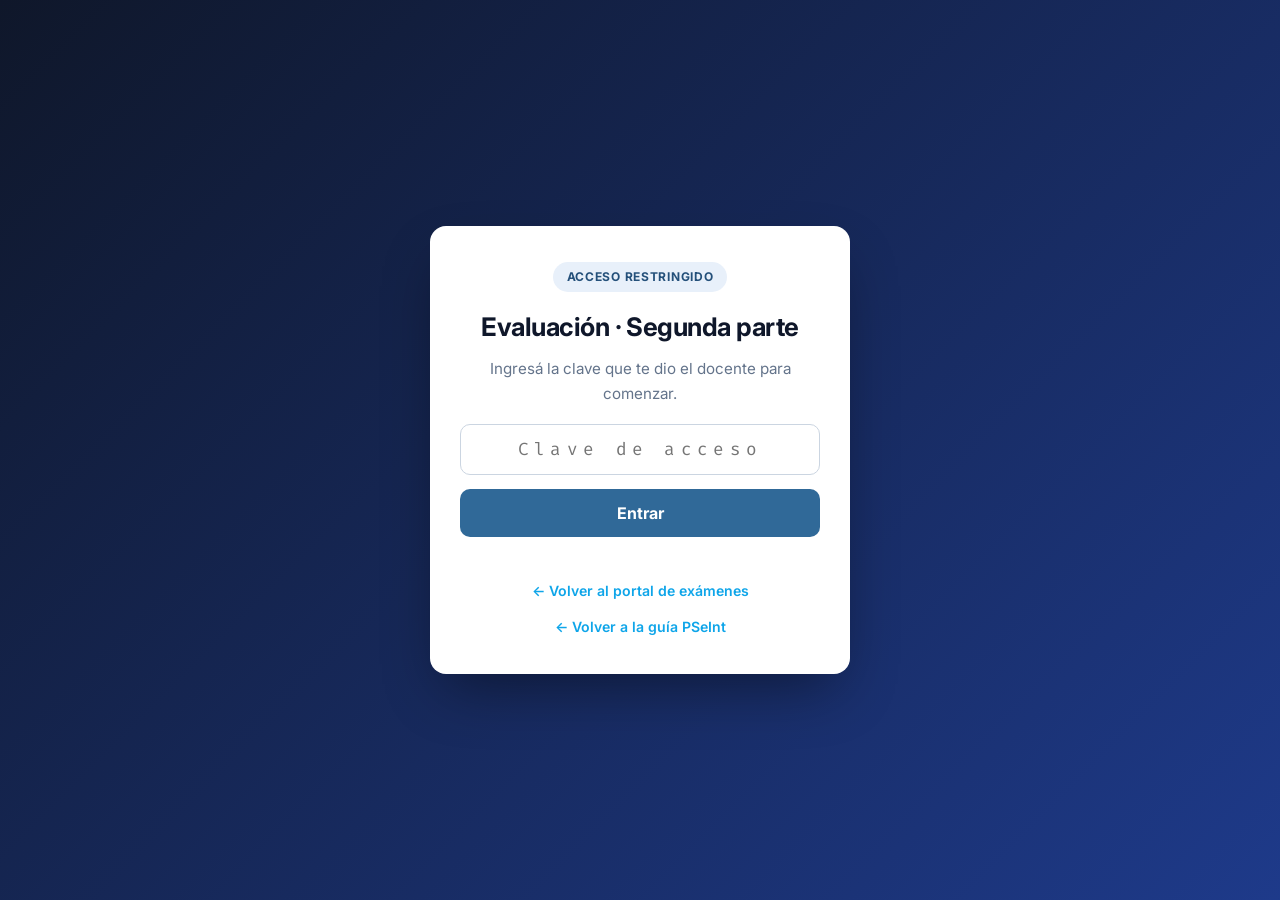
<file: examenes/parte-2.html>
<!DOCTYPE html>
<html lang="es">
<head>
    <meta charset="UTF-8">
    <meta name="viewport" content="width=device-width, initial-scale=1.0">
    <title>Evaluación segunda parte · PSeInt · Temas 7 a 9</title>
    <link rel="preconnect" href="https://fonts.googleapis.com">
    <link rel="preconnect" href="https://fonts.gstatic.com" crossorigin>
    <link href="https://fonts.googleapis.com/css2?family=Fira+Code:wght@400;600&family=Inter:wght@400;500;600;700;800&display=swap" rel="stylesheet">
    <link rel="stylesheet" href="styles.css">
    <link rel="stylesheet" href="examenes.css">
</head>
<body>

<!-- ================= PUERTA DE ACCESO ================= -->
<div class="acceso" id="acceso">
    <form class="acceso-caja" id="form-acceso" autocomplete="off">
        <span class="badge-acceso">Acceso restringido</span>
        <h1>Evaluación · Segunda parte</h1>
        <p>Ingresá la clave que te dio el docente para comenzar.</p>
        <input type="password" id="clave" placeholder="Clave de acceso" required>
        <button type="submit" class="btn btn-primario" style="width:100%">Entrar</button>
        <p class="acceso-error" id="acceso-error"></p>
        <p class="acceso-volver"><a href="index.html">← Volver al portal de exámenes</a></p>
        <p class="acceso-volver"><a href="https://miusuariohoy.github.io/pseint/">← Volver a la guía PSeInt</a></p>
    </form>
</div>

<!-- ================= APP ================= -->
<div id="app" hidden>

<header class="hero">
    <div class="contenedor">
        <span class="badge">Evaluación · Segunda parte · Temas 7 a 9</span>
        <h1>Bucles y subprocesos</h1>
        <p class="subtitulo">
            Bucle Para, bucle Mientras y subprocesos. Una evaluación corta y sencilla:
            11 consignas, 10 puntos y corrección automática.
        </p>
        <div class="nav-rapida">
            <a href="#parte-a" class="btn-enlace">Parte A · Opción múltiple</a>
            <a href="#parte-b" class="btn-enlace">Parte B · Salidas</a>
            <a href="#parte-c" class="btn-enlace">Parte C · Pseudocódigo</a>
            <a href="#resultado" class="btn-enlace">Resultado</a>
        </div>
    </div>
</header>

<main class="contenedor">

    <!-- ================= INSTRUCCIONES ================= -->
    <section class="bloque">
        <div class="tarjeta">
            <h3>Antes de empezar</h3>
            <ul>
                <li>Esta evaluación cubre <strong>solo los temas 7, 8 y 9</strong>: bucle <code>Para</code>, bucle <code>Mientras</code> y subprocesos.</li>
                <li>Leé cada consigna con atención y respondé <strong>todas</strong> las preguntas.</li>
                <li>En la <strong>Parte A</strong> marcá una sola opción por pregunta.</li>
                <li>En la <strong>Parte B</strong> escribí la salida exacta del algoritmo. Si son varios valores, separalos con un espacio.</li>
                <li>En la <strong>Parte C</strong> escribí el pseudocódigo completo en PSeInt estricto. El corrector revisa la estructura, no ejecuta el algoritmo.</li>
                <li>Usá <code>Definir ... Como ...;</code>, la flecha <code>&lt;-</code> y cerrá cada estructura con su <code>Fin...</code>.</li>
                <li>Las consignas son directas: se evalúa que reconozcas y escribas bien las tres estructuras.</li>
                <li>Podés realizar la evaluación más de una vez. Cada envío queda registrado con tu apellido, nombre, día y hora.</li>
                <li>Si otra persona va a usar esta computadora, al terminar presioná <strong>Hacer otra evaluación</strong> para dejarla lista.</li>
            </ul>

            <table class="tabla-puntos">
                <thead>
                    <tr><th>Parte</th><th>Consigna</th><th>Puntos</th></tr>
                </thead>
                <tbody>
                    <tr><td>A</td><td>6 preguntas de opción múltiple</td><td>6</td></tr>
                    <tr><td>B</td><td>2 predicciones de salida</td><td>1</td></tr>
                    <tr><td>C</td><td>3 actividades de pseudocódigo</td><td>3</td></tr>
                    <tr><td colspan="2"><strong>Total</strong></td><td><strong>10</strong></td></tr>
                </tbody>
            </table>

            <div class="datos-alumno">
                <label>Apellido
                    <input type="text" id="alumno-apellido" placeholder="Tu apellido" autocomplete="off">
                </label>
                <label>Nombre
                    <input type="text" id="alumno-nombre" placeholder="Tu nombre" autocomplete="off">
                </label>
                <label>Curso
                    <input type="text" id="alumno-curso" placeholder="Ej.: 5.º 2.ª" autocomplete="off">
                </label>
                <label>Materia
                    <input type="text" id="alumno-materia" placeholder="Ej.: Programación" autocomplete="off">
                </label>
            </div>

            <p class="nota">
                Tiempo sugerido: <strong>40 minutos</strong>. Resolvé sin ejecutar los algoritmos:
                el objetivo es interpretar la lógica del pseudocódigo. Referencia de aprobación: <strong>6/10</strong>.
            </p>
        </div>
    </section>

    <!-- ================= MAPA DE TEMAS ================= -->
    <section class="bloque">
        <div class="tarjeta">
            <h3>Qué se evalúa</h3>
            <p>Esta segunda parte trabaja únicamente con los tres últimos temas de la guía.</p>

            <div class="tema-lista">
                <span class="tema-tag">7 · Bucle Para</span>
                <span class="tema-tag">8 · Bucle Mientras</span>
                <span class="tema-tag">9 · Subprocesos</span>
            </div>

            <table class="criterios mapa-temas">
                <thead>
                    <tr><th>Tema</th><th>Dónde se evalúa</th></tr>
                </thead>
                <tbody>
                    <tr><td>7 · Bucle Para</td><td>Parte A · pregunta 1; Parte B · pregunta 7; Parte C · actividad 1</td></tr>
                    <tr><td>8 · Bucle Mientras</td><td>Parte A · preguntas 3 y 4; Parte B · pregunta 8; Parte C · actividad 2</td></tr>
                    <tr><td>9 · Subprocesos</td><td>Parte A · preguntas 5 y 6; Parte C · actividad 3</td></tr>
                </tbody>
            </table>
        </div>
    </section>

    <!-- ================= PARTE A ================= -->
    <section class="bloque" id="parte-a">
        <div class="encabezado-seccion">
            <span class="numero-paso">A</span>
            <div>
                <h2>Opción múltiple</h2>
                <p>6 preguntas · 1 punto cada una · marcá una sola respuesta.</p>
            </div>
        </div>

        <article class="pregunta mc" data-correcta="c">
            <p class="enunciado"><span class="num-preg">1</span>
                ¿Qué hace <code>Con Paso -1</code> en un bucle <code>Para</code>?</p>
            <div class="opciones">
                <label data-op="a"><input type="radio" name="a1" value="a"> Repite una sola vez.</label>
                <label data-op="b"><input type="radio" name="a1" value="b"> Cuenta de 1 en 1 hacia arriba.</label>
                <label data-op="c"><input type="radio" name="a1" value="c"> Cuenta hacia atrás restando 1.</label>
                <label data-op="d"><input type="radio" name="a1" value="d"> Detiene el programa.</label>
            </div>
            <p class="explicacion">El paso puede ser negativo: el contador desciende hasta llegar al límite <code>Hasta</code>.</p>
        </article>

        <article class="pregunta mc" data-correcta="b">
            <p class="enunciado"><span class="num-preg">2</span>
                ¿Cuántas veces se ejecuta <code>Para i &lt;- 0 Hasta 6 Con Paso 3 Hacer</code>?</p>
            <div class="opciones">
                <label data-op="a"><input type="radio" name="a2" value="a"> 2 veces</label>
                <label data-op="b"><input type="radio" name="a2" value="b"> 3 veces</label>
                <label data-op="c"><input type="radio" name="a2" value="c"> 6 veces</label>
                <label data-op="d"><input type="radio" name="a2" value="d"> 7 veces</label>
            </div>
            <p class="explicacion">El contador toma 0, 3 y 6. Son <strong>3 vueltas</strong>.</p>
        </article>

        <article class="pregunta mc" data-correcta="a">
            <p class="enunciado"><span class="num-preg">3</span>
                ¿Qué condición mantiene un <code>Mientras</code> hasta que se ingrese 0?</p>
            <div class="opciones">
                <label data-op="a"><input type="radio" name="a3" value="a"> <code>numero &lt;&gt; 0</code></label>
                <label data-op="b"><input type="radio" name="a3" value="b"> <code>numero = 0</code></label>
                <label data-op="c"><input type="radio" name="a3" value="c"> <code>numero &gt; 0 Hacer</code></label>
                <label data-op="d"><input type="radio" name="a3" value="d"> <code>Escribir numero;</code></label>
            </div>
            <p class="explicacion"><code>&lt;&gt;</code> significa “distinto de”. El bucle sigue mientras el número no sea 0.</p>
        </article>

        <article class="pregunta mc" data-correcta="d">
            <p class="enunciado"><span class="num-preg">4</span>
                ¿Qué se necesita para evitar un <code>Mientras</code> infinito?</p>
            <div class="opciones">
                <label data-op="a"><input type="radio" name="a4" value="a"> Cerrar con <code>FinPara</code>.</label>
                <label data-op="b"><input type="radio" name="a4" value="b"> Declarar otra variable con el mismo nombre.</label>
                <label data-op="c"><input type="radio" name="a4" value="c"> Escribir el contador antes de leer.</label>
                <label data-op="d"><input type="radio" name="a4" value="d"> Actualizar la variable de control dentro del bucle.</label>
            </div>
            <p class="explicacion">La condición debe poder volverse falsa. Por eso hay que modificar la variable controlada en cada vuelta.</p>
        </article>

        <article class="pregunta mc" data-correcta="b">
            <p class="enunciado"><span class="num-preg">5</span>
                ¿Qué es un <strong>parámetro</strong> en un subproceso?</p>
            <div class="opciones">
                <label data-op="a"><input type="radio" name="a5" value="a"> Un contador que siempre suma 1.</label>
                <label data-op="b"><input type="radio" name="a5" value="b"> Un valor que el subproceso recibe al ser llamado.</label>
                <label data-op="c"><input type="radio" name="a5" value="c"> Una variable declarada dentro del algoritmo principal.</label>
                <label data-op="d"><input type="radio" name="a5" value="d"> Una instrucción de salida.</label>
            </div>
            <p class="explicacion">El parámetro se declara entre paréntesis y recibe el valor enviado en la llamada.</p>
        </article>

        <article class="pregunta mc" data-correcta="c">
            <p class="enunciado"><span class="num-preg">6</span>
                Si existe <code>SubProceso MostrarAlumno(nombre)</code>, ¿qué hace <code>MostrarAlumno("Luz");</code>?</p>
            <div class="opciones">
                <label data-op="a"><input type="radio" name="a6" value="a"> Declara una variable llamada Luz.</label>
                <label data-op="b"><input type="radio" name="a6" value="b"> No hace nada hasta declarar otro subproceso.</label>
                <label data-op="c"><input type="radio" name="a6" value="c"> Ejecuta el subproceso con <code>nombre = "Luz"</code>.</label>
                <label data-op="d"><input type="radio" name="a6" value="d"> Borra el parámetro <code>nombre</code>.</label>
            </div>
            <p class="explicacion">La llamada ejecuta el subproceso y copia el valor enviado en el parámetro.</p>
        </article>
    </section>

    <!-- ================= PARTE B ================= -->
    <section class="bloque" id="parte-b">
        <div class="encabezado-seccion">
            <span class="numero-paso">B</span>
            <div>
                <h2>Predicción de salidas</h2>
                <p>2 algoritmos · 0,5 puntos cada uno · escribí lo que muestra cada uno.</p>
            </div>
        </div>

        <article class="pregunta salida" data-aceptadas="4 8 12">
            <p class="enunciado"><span class="num-preg">7</span>
                ¿Qué muestra este algoritmo?</p>
            <pre><code>Definir i Como Entero;
Para i &lt;- 4 Hasta 12 Con Paso 4 Hacer
    Escribir i;
FinPara</code></pre>
            <label class="campo-salida">Salida:
                <input type="text" id="b1" autocomplete="off" placeholder="Escribí la salida">
            </label>
            <p class="explicacion">El <code>Para</code> recorre 4, 8 y 12. La salida es <strong>4 8 12</strong>.</p>
        </article>

        <article class="pregunta salida" data-aceptadas="20 18 16">
            <p class="enunciado"><span class="num-preg">8</span>
                ¿Qué muestra este algoritmo?</p>
            <pre><code>Definir i Como Entero;
i &lt;- 20;
Mientras i &gt;= 16 Hacer
    Escribir i;
    i &lt;- i - 2;
FinMientras</code></pre>
            <label class="campo-salida">Salida:
                <input type="text" id="b2" autocomplete="off" placeholder="Escribí la salida">
            </label>
            <p class="explicacion">El <code>Mientras</code> muestra 20, 18 y 16. Al llegar a 14 se detiene.</p>
        </article>
    </section>

    <!-- ================= CRITERIOS PARTE C ================= -->
    <section class="bloque">
        <div class="tarjeta">
            <h3>Cómo se corrige la Parte C</h3>
            <p>Cada actividad vale <strong>1 punto</strong> y se evalúa con una lista de requisitos. Si falta un requisito, se descuenta la parte proporcional. El corrector revisa la <strong>estructura</strong> del pseudocódigo; no ejecuta el programa.</p>
            <table class="criterios">
                <thead>
                    <tr><th>Se revisa</th><th>Ejemplo</th></tr>
                </thead>
                <tbody>
                    <tr><td>Bucle Para completo</td><td><code>Para i &lt;- 3 Hasta 12 Con Paso 3 Hacer ... FinPara</code></td></tr>
                    <tr><td>Bucle Mientras completo</td><td><code>Mientras numero &lt;&gt; 0 Hacer ... FinMientras</code></td></tr>
                    <tr><td>Actualización de la variable de control</td><td><code>i &lt;- i + 1;</code> · <code>Leer numero;</code></td></tr>
                    <tr><td>Subproceso con parámetro</td><td><code>SubProceso MostrarTriple(numero) ... FinSubProceso</code></td></tr>
                    <tr><td>Llamada al subproceso</td><td><code>MostrarTriple(2);</code></td></tr>
                </tbody>
            </table>

            <h3 style="margin-top:24px;">Antes de enviar</h3>
            <ul class="checklist">
                <li>Declaré todas las variables con su tipo e inicialicé los contadores antes de usarlos.</li>
                <li>Cerré cada <code>Para</code> con <code>FinPara</code>.</li>
                <li>Cerré cada <code>Mientras</code> con <code>FinMientras</code>.</li>
                <li>Me aseguré de que el <code>Mientras</code> pueda terminar.</li>
                <li>Cerré el <code>SubProceso</code> con <code>FinSubProceso</code> y lo llamé desde el algoritmo.</li>
            </ul>
        </div>
    </section>

    <!-- ================= PARTE C ================= -->
    <section class="bloque" id="parte-c">
        <div class="encabezado-seccion">
            <span class="numero-paso">C</span>
            <div>
                <h2>Actividades de pseudocódigo</h2>
                <p>3 actividades · 1 punto cada una · se revisa la estructura del código.</p>
            </div>
        </div>

        <article class="pregunta codigo" data-puntos="1">
            <p class="enunciado"><span class="num-preg">9</span>
                Mostrá los múltiplos de 3 del 3 al 12 usando un bucle <code>Para</code> con paso 3. Cada valor debe ir en un <code>Escribir</code>.</p>
            <p class="tema-lista"><span class="tema-tag">Bucle Para</span><span class="tema-tag">Leer / Escribir</span></p>
            <details class="pista">
                <summary>Ver pista</summary>
                <p>Declará <code>i</code> como <code>Entero</code>. Usá <code>Para i &lt;- 3 Hasta 12 Con Paso 3 Hacer</code>, mostrá <code>i</code> y cerrá con <code>FinPara</code>.</p>
            </details>
            <textarea class="editor" id="c1" spellcheck="false" placeholder="Algoritmo MultiplosTres&#10;    Definir ...&#10;    Para ... Hacer&#10;        Escribir ...&#10;    FinPara&#10;FinAlgoritmo"></textarea>
            <div class="resultado-codigo" id="res-c1"></div>
            <details class="solucion">
                <summary>Ver una solución de referencia</summary>
                <pre><code>Algoritmo MultiplosTres
    Definir i Como Entero;
    Para i &lt;- 3 Hasta 12 Con Paso 3 Hacer
        Escribir i;
    FinPara
FinAlgoritmo</code></pre>
            </details>
        </article>

        <article class="pregunta codigo" data-puntos="1">
            <p class="enunciado"><span class="num-preg">10</span>
                Pedí temperaturas hasta que se ingrese <code>0</code>. Contá en <code>cantidad</code> cuántas superan 30 y mostrá el total. Usá un <code>Mientras</code>.</p>
            <p class="tema-lista"><span class="tema-tag">Bucle Mientras</span><span class="tema-tag">Condicional</span><span class="tema-tag">Contador</span></p>
            <details class="pista">
                <summary>Ver pista</summary>
                <p>Inicializá <code>temperatura</code> con un valor distinto de 0 y <code>cantidad</code> en 0. Repetí mientras <code>temperatura &lt;&gt; 0</code>, leé, contá si supera 30 y actualizá la condición al final.</p>
            </details>
            <textarea class="editor" id="c2" spellcheck="false" placeholder="Algoritmo ContarCalurosos&#10;    Definir ...&#10;    cantidad &lt;- 0;&#10;    temperatura &lt;- 1;&#10;    Mientras temperatura &lt;&gt; 0 Hacer&#10;        Leer ...&#10;        ...&#10;    FinMientras&#10;    Escribir ...&#10;FinAlgoritmo"></textarea>
            <div class="resultado-codigo" id="res-c2"></div>
            <details class="solucion">
                <summary>Ver una solución de referencia</summary>
                <pre><code>Algoritmo ContarCalurosos
    Definir temperatura, cantidad Como Entero;
    cantidad &lt;- 0;
    temperatura &lt;- 1;
    Mientras temperatura &lt;&gt; 0 Hacer
        Escribir "Ingresá la temperatura (0 para salir):";
        Leer temperatura;
        Si temperatura &gt; 30 Entonces
            cantidad &lt;- cantidad + 1;
        FinSi
    FinMientras
    Escribir "Temperaturas mayores a 30: ", cantidad;
FinAlgoritmo</code></pre>
            </details>
        </article>

        <article class="pregunta codigo" data-puntos="1">
            <p class="enunciado"><span class="num-preg">11</span>
                Creá el subproceso <code>MostrarTriple(numero)</code> que muestre el triple del número. Llamalo desde el algoritmo principal con <code>2</code> y con <code>5</code>.</p>
            <p class="tema-lista"><span class="tema-tag">SubProceso</span><span class="tema-tag">Parámetros</span><span class="tema-tag">Leer / Escribir</span></p>
            <details class="pista">
                <summary>Ver pista</summary>
                <p>Dentro del subproceso mostrá <code>numero * 3</code>. Después hacé las dos llamadas desde el algoritmo principal.</p>
            </details>
            <textarea class="editor" id="c3" spellcheck="false" placeholder="SubProceso MostrarTriple(numero)&#10;    Escribir ...&#10;FinSubProceso&#10;&#10;Algoritmo Prueba&#10;    ...&#10;FinAlgoritmo"></textarea>
            <div class="resultado-codigo" id="res-c3"></div>
            <details class="solucion">
                <summary>Ver una solución de referencia</summary>
                <pre><code>SubProceso MostrarTriple(numero)
    Escribir numero * 3;
FinSubProceso

Algoritmo Prueba
    MostrarTriple(2);
    MostrarTriple(5);
FinAlgoritmo</code></pre>
            </details>
        </article>
    </section>

    <!-- ================= RESULTADO ================= -->
    <div class="acciones no-print">
        <button type="button" class="btn btn-primario" id="btn-corregir">✅ Corregir y enviar</button>
        <button type="button" class="btn btn-secundario" id="btn-reiniciar">🔄 Reiniciar</button>
        <button type="button" class="btn btn-secundario" id="btn-imprimir">🖨️ Imprimir</button>
    </div>

    <div class="aviso-envio" id="aviso-envio" role="status"></div>

    <section class="resultado" id="resultado" aria-live="polite">
        <div class="puntaje-grande"><span id="puntaje-total">0</span><small> / <span id="puntaje-max">10</span> puntos</small></div>
        <div class="barra"><div class="barra-fill" id="barra-fill"></div></div>
        <p id="mensaje">Corregí la evaluación para ver tu puntaje.</p>
        <div class="desglose" id="desglose"></div>
        <div class="resumen-errores" id="resumen-errores"></div>
        <p class="nota no-print" id="nota-resultado" style="display:none;">
            Las respuestas correctas y las soluciones de referencia ya están visibles en cada consigna.
        </p>
        <p class="estado-envio" id="estado-envio"></p>
        <div class="enviar-fallback no-print" id="enviar-fallback">
            <button type="button" class="btn btn-secundario btn-chico" id="btn-copiar">📋 Copiar resultado</button>
            <button type="button" class="btn btn-secundario btn-chico" id="btn-descargar">⬇️ Descargar comprobante</button>
        </div>
    </section>

    <footer>
        <p>Evaluación segunda parte · PSeInt · Temas 7 a 9 · 10 puntos · <a href="index.html">Portal de exámenes</a></p>
    </footer>

</main>
</div>

<script src="config.js?v=1"></script>
<script src="config-parte-2.js?v=1"></script>
<script src="app-parte.js?v=1"></script>
</body>
</html>
</file>
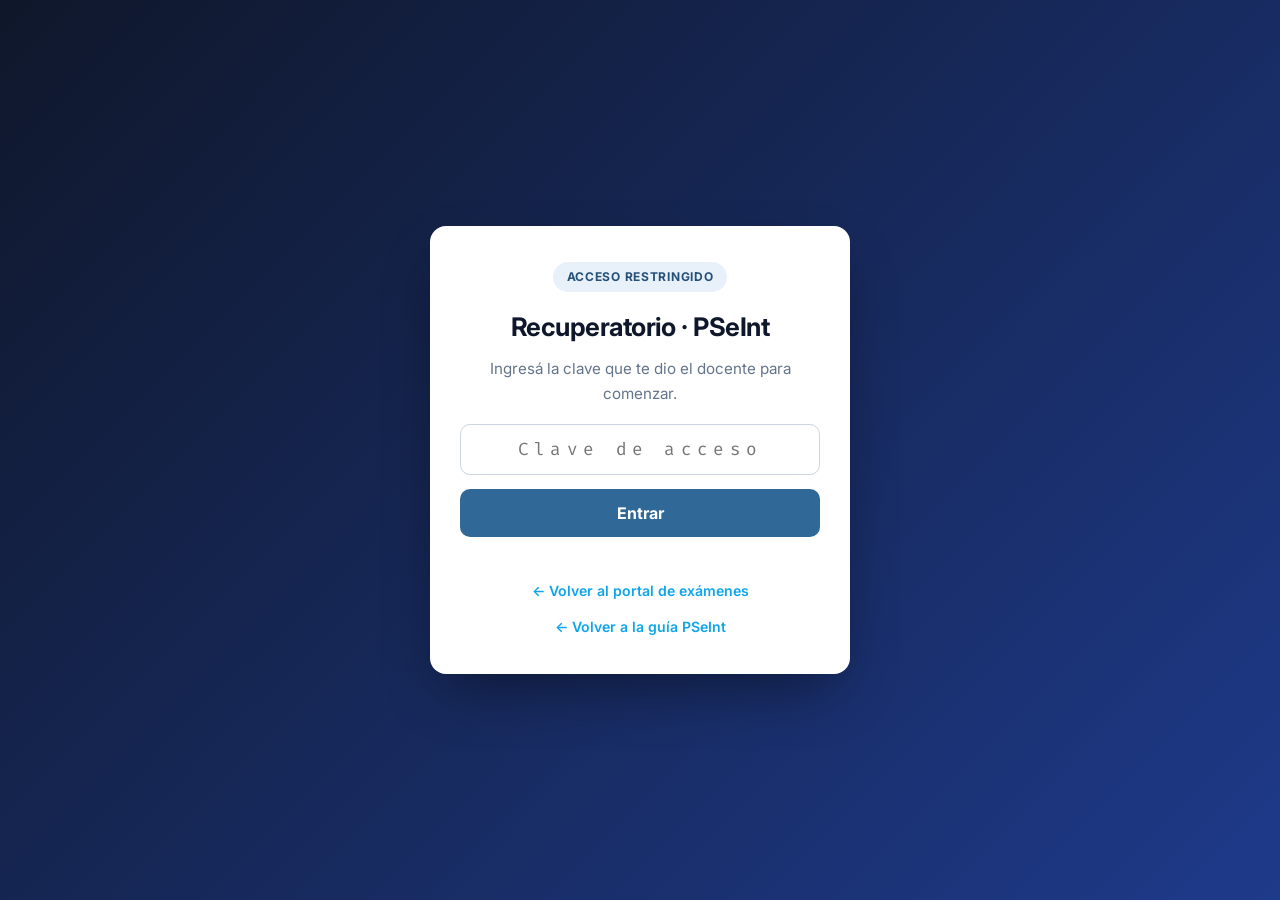
<file: examenes/recuperatorio.html>
<!DOCTYPE html>
<html lang="es">
<head>
    <meta charset="UTF-8">
    <meta name="viewport" content="width=device-width, initial-scale=1.0">
    <title>Recuperatorio · PSeInt · Programación Estructurada</title>
    <link rel="preconnect" href="https://fonts.googleapis.com">
    <link rel="preconnect" href="https://fonts.gstatic.com" crossorigin>
    <link href="https://fonts.googleapis.com/css2?family=Fira+Code:wght@400;600&family=Inter:wght@400;500;600;700;800&display=swap" rel="stylesheet">
    <link rel="stylesheet" href="styles.css">
    <link rel="stylesheet" href="examenes.css">
</head>
<body>

<!-- ================= PUERTA DE ACCESO ================= -->
<div class="acceso" id="acceso">
    <form class="acceso-caja" id="form-acceso" autocomplete="off">
        <span class="badge-acceso">Acceso restringido</span>
        <h1>Recuperatorio · PSeInt</h1>
        <p>Ingresá la clave que te dio el docente para comenzar.</p>
        <input type="password" id="clave" placeholder="Clave de acceso" required>
        <button type="submit" class="btn btn-primario" style="width:100%">Entrar</button>
        <p class="acceso-error" id="acceso-error"></p>
        <p class="acceso-volver"><a href="index.html">← Volver al portal de exámenes</a></p>
        <p class="acceso-volver"><a href="https://miusuariohoy.github.io/pseint/">← Volver a la guía PSeInt</a></p>
    </form>
</div>

<!-- ================= APP ================= -->
<div id="app" hidden>

<header class="hero recuperatorio">
    <div class="contenedor">
        <span class="badge">Recuperatorio · PSeInt</span>
        <h1>Programación Estructurada con PSeInt</h1>
        <p class="subtitulo">
            Mismos temas que la evaluación, distintas consignas. Algoritmos, variables y tipos,
            entrada y salida, condicionales, bucles, contadores, acumuladores y subprocesos.
            12 consignas, 10 puntos y corrección automática.
        </p>
        <div class="nav-rapida">
            <a href="#parte-a" class="btn-enlace">Parte A · Opción múltiple</a>
            <a href="#parte-b" class="btn-enlace">Parte B · Salidas</a>
            <a href="#parte-c" class="btn-enlace">Parte C · Pseudocódigo</a>
            <a href="#resultado" class="btn-enlace">Resultado</a>
        </div>
    </div>
</header>

<main class="contenedor">

    <!-- ================= INSTRUCCIONES ================= -->
    <section class="bloque">
        <div class="tarjeta">
            <h3>Antes de empezar</h3>
            <ul>
                <li>Leé cada consigna con atención y respondé <strong>todas</strong> las preguntas.</li>
                <li>En la <strong>Parte A</strong> marcá una sola opción por pregunta.</li>
                <li>En la <strong>Parte B</strong> escribí la salida exacta del algoritmo. Si son varios valores, separalos con un espacio.</li>
                <li>En la <strong>Parte C</strong> escribí el pseudocódigo completo en PSeInt estricto. El corrector revisa la estructura, no ejecuta el algoritmo.</li>
                <li>Usá <code>Definir ... Como ...;</code>, la flecha <code>&lt;-</code> y cerrá cada estructura con su <code>Fin...</code>.</li>
                <li>Podés declarar las variables todas juntas o en varias líneas, y no importan las mayúsculas: <code>MIENTRAS</code> y <code>mientras</code> son equivalentes. <code>Proceso … FinProceso</code> también vale como <code>Algoritmo … FinAlgoritmo</code>.</li>
                <li>Podés realizar el recuperatorio más de una vez. Cada envío queda registrado con tu apellido, nombre, día y hora.</li>
                <li>Si otra persona va a usar esta computadora, al terminar presioná <strong>Hacer otra evaluación</strong> para dejarla lista.</li>
                <li>Al corregir, la <strong>nota y la corrección</strong> se guardan automáticamente en el informe del docente.</li>
            </ul>

            <table class="tabla-puntos">
                <thead>
                    <tr><th>Parte</th><th>Consigna</th><th>Puntos</th></tr>
                </thead>
                <tbody>
                    <tr><td>A</td><td>5 preguntas de opción múltiple</td><td>5</td></tr>
                    <tr><td>B</td><td>4 predicciones de salida</td><td>2</td></tr>
                    <tr><td>C</td><td>3 actividades de pseudocódigo</td><td>3</td></tr>
                    <tr><td colspan="2"><strong>Total</strong></td><td><strong>10</strong></td></tr>
                </tbody>
            </table>

            <div class="datos-alumno">
                <label>Apellido
                    <input type="text" id="alumno-apellido" placeholder="Tu apellido" autocomplete="off">
                </label>
                <label>Nombre
                    <input type="text" id="alumno-nombre" placeholder="Tu nombre" autocomplete="off">
                </label>
                <label>Curso
                    <input type="text" id="alumno-curso" placeholder="Ej.: 5.º 2.ª" autocomplete="off">
                </label>
                <label>Materia
                    <input type="text" id="alumno-materia" placeholder="Ej.: Programación" autocomplete="off">
                </label>
            </div>

            <p class="nota">
                Tiempo sugerido: <strong>60 minutos</strong>. Resolvé sin ejecutar los algoritmos:
                el objetivo es interpretar la lógica del pseudocódigo. Referencia de aprobación: <strong>6/10</strong>.
            </p>
        </div>
    </section>

    <!-- ================= MAPA DE TEMAS ================= -->
    <section class="bloque">
        <div class="tarjeta">
            <h3>Qué se evalúa</h3>
            <p>Este recuperatorio y la evaluación comparten exactamente el mismo temario. Cambian las consignas y los contextos, no los contenidos.</p>

            <div class="tema-lista">
                <span class="tema-tag verde">Algoritmos</span>
                <span class="tema-tag verde">Variables y tipos</span>
                <span class="tema-tag verde">Leer / Escribir</span>
                <span class="tema-tag verde">Condicionales</span>
                <span class="tema-tag verde">Mientras</span>
                <span class="tema-tag verde">Para</span>
                <span class="tema-tag verde">Contador</span>
                <span class="tema-tag verde">Acumulador</span>
                <span class="tema-tag verde">Subprocesos</span>
            </div>

            <table class="criterios mapa-temas">
                <thead>
                    <tr><th>Tema</th><th>Dónde se evalúa</th></tr>
                </thead>
                <tbody>
                    <tr><td>Algoritmos y programación estructurada</td><td>Parte A · pregunta 1</td></tr>
                    <tr><td>Variables y tipos de datos</td><td>Parte A · pregunta 2; Parte C · actividades 1 y 2</td></tr>
                    <tr><td>Leer / Escribir</td><td>Parte A · pregunta 3; Parte C · actividades 1, 2 y 3</td></tr>
                    <tr><td>Condicionales</td><td>Parte B · pregunta 6; Parte C · actividad 1</td></tr>
                    <tr><td>Mientras</td><td>Parte A · pregunta 4; Parte B · pregunta 7; Parte C · actividad 2</td></tr>
                    <tr><td>Para</td><td>Parte B · pregunta 8</td></tr>
                    <tr><td>Contador</td><td>Parte C · actividad 2</td></tr>
                    <tr><td>Acumulador</td><td>Parte A · pregunta 5; Parte C · actividad 2</td></tr>
                    <tr><td>Subprocesos</td><td>Parte B · pregunta 9; Parte C · actividad 3</td></tr>
                </tbody>
            </table>
        </div>
    </section>

    <!-- ================= PARTE A ================= -->
    <section class="bloque" id="parte-a">
        <div class="encabezado-seccion">
            <span class="numero-paso">A</span>
            <div>
                <h2>Opción múltiple</h2>
                <p>5 preguntas · 1 punto cada una · marcá una sola respuesta.</p>
            </div>
        </div>

        <article class="pregunta mc" data-correcta="b">
            <p class="enunciado"><span class="num-preg">1</span>
                ¿Cuál de estas opciones es un ejemplo de <strong>selección</strong>?</p>
            <div class="opciones">
                <label data-op="a"><input type="radio" name="a1" value="a"> <code>Para i &lt;- 1 Hasta 5 Hacer</code></label>
                <label data-op="b"><input type="radio" name="a1" value="b"> <code>Si … Entonces … Sino … FinSi</code></label>
                <label data-op="c"><input type="radio" name="a1" value="c"> <code>Mientras … Hacer … FinMientras</code></label>
                <label data-op="d"><input type="radio" name="a1" value="d"> <code>Definir edad Como Entero;</code></label>
            </div>
            <p class="explicacion">La selección elige entre dos caminos según una condición. <code>Para</code> y <code>Mientras</code> son iteraciones.</p>
        </article>

        <article class="pregunta mc" data-correcta="a">
            <p class="enunciado"><span class="num-preg">2</span>
                ¿Qué tipo conviene para guardar la <strong>edad</strong> de una persona?</p>
            <div class="opciones">
                <label data-op="a"><input type="radio" name="a2" value="a"> <code>Entero</code></label>
                <label data-op="b"><input type="radio" name="a2" value="b"> <code>Real</code></label>
                <label data-op="c"><input type="radio" name="a2" value="c"> <code>Caracter</code></label>
                <label data-op="d"><input type="radio" name="a2" value="d"> <code>Logico</code></label>
            </div>
            <p class="explicacion">La edad se expresa con números enteros, así que se declara como <code>Entero</code>.</p>
        </article>

        <article class="pregunta mc" data-correcta="c">
            <p class="enunciado"><span class="num-preg">3</span>
                ¿Qué instrucción muestra el valor calculado en <code>total</code>?</p>
            <div class="opciones">
                <label data-op="a"><input type="radio" name="a3" value="a"> <code>Leer total;</code></label>
                <label data-op="b"><input type="radio" name="a3" value="b"> <code>Definir total;</code></label>
                <label data-op="c"><input type="radio" name="a3" value="c"> <code>Escribir total;</code></label>
                <label data-op="d"><input type="radio" name="a3" value="d"> <code>total &lt;- Leer;</code></label>
            </div>
            <p class="explicacion"><code>Escribir</code> es la instrucción de salida: muestra en pantalla el contenido de la variable.</p>
        </article>

        <article class="pregunta mc" data-correcta="d">
            <p class="enunciado"><span class="num-preg">4</span>
                ¿Qué bucle conviene para seguir leyendo datos <strong>hasta que aparezca -1</strong>?</p>
            <div class="opciones">
                <label data-op="a"><input type="radio" name="a4" value="a"> <code>Para</code>, porque conoce el final.</label>
                <label data-op="b"><input type="radio" name="a4" value="b"> <code>Si</code>, porque elige una rama.</label>
                <label data-op="c"><input type="radio" name="a4" value="c"> <code>SubProceso</code>, porque agrupa instrucciones.</label>
                <label data-op="d"><input type="radio" name="a4" value="d"> <code>Mientras</code>, porque depende de una condición.</label>
            </div>
            <p class="explicacion">No se sabe cuántos datos vendrán: el <code>Mientras</code> repite mientras la condición siga siendo verdadera.</p>
        </article>

        <article class="pregunta mc" data-correcta="b">
            <p class="enunciado"><span class="num-preg">5</span>
                En <code>total &lt;- total + precio;</code>, ¿qué es <code>total</code>?</p>
            <div class="opciones">
                <label data-op="a"><input type="radio" name="a5" value="a"> Un contador, porque suma 1.</label>
                <label data-op="b"><input type="radio" name="a5" value="b"> Un acumulador, porque suma un valor variable.</label>
                <label data-op="c"><input type="radio" name="a5" value="c"> Una constante, porque no se modifica.</label>
                <label data-op="d"><input type="radio" name="a5" value="d"> Un parámetro formal.</label>
            </div>
            <p class="explicacion">El <strong>acumulador</strong> suma valores que pueden cambiar (<code>precio</code>). El contador suma siempre lo mismo.</p>
        </article>
    </section>

    <!-- ================= PARTE B ================= -->
    <section class="bloque" id="parte-b">
        <div class="encabezado-seccion">
            <span class="numero-paso">B</span>
            <div>
                <h2>Predicción de salidas</h2>
                <p>4 algoritmos · 0,5 puntos cada uno · escribí lo que muestra cada uno.</p>
            </div>
        </div>

        <article class="pregunta salida" data-aceptadas="Menor">
            <p class="enunciado"><span class="num-preg">6</span>
                ¿Qué muestra este algoritmo?</p>
            <pre><code>Definir edad Como Entero;
edad &lt;- 15;
Si edad &gt;= 18 Entonces
    Escribir "Adulto";
Sino
    Escribir "Menor";
FinSi</code></pre>
            <label class="campo-salida">Salida:
                <input type="text" id="b1" autocomplete="off" placeholder="Escribí la salida">
            </label>
            <p class="explicacion">15 es menor que 18: la condición es falsa y se ejecuta el <code>Sino</code>. La salida es <strong>Menor</strong>.</p>
        </article>

        <article class="pregunta salida" data-aceptadas="5 3 1">
            <p class="enunciado"><span class="num-preg">7</span>
                ¿Qué muestra este algoritmo?</p>
            <pre><code>Definir i Como Entero;
i &lt;- 5;
Mientras i &gt; 0 Hacer
    Escribir i;
    i &lt;- i - 2;
FinMientras</code></pre>
            <label class="campo-salida">Salida:
                <input type="text" id="b2" autocomplete="off" placeholder="Escribí la salida">
            </label>
            <p class="explicacion">El <code>Mientras</code> muestra 5, 3 y 1. Con 0 la condición deja de cumplirse.</p>
        </article>

        <article class="pregunta salida" data-aceptadas="1 3 5">
            <p class="enunciado"><span class="num-preg">8</span>
                ¿Qué muestra este algoritmo?</p>
            <pre><code>Definir i Como Entero;
Para i &lt;- 1 Hasta 5 Con Paso 2 Hacer
    Escribir i;
FinPara</code></pre>
            <label class="campo-salida">Salida:
                <input type="text" id="b3" autocomplete="off" placeholder="Escribí la salida">
            </label>
            <p class="explicacion">El <code>Para</code> empieza en 1, avanza de 2 en 2 y se detiene en 5.</p>
        </article>

        <article class="pregunta salida" data-aceptadas="5">
            <p class="enunciado"><span class="num-preg">9</span>
                ¿Qué muestra este algoritmo?</p>
            <pre><code>SubProceso Sumar(a, b)
    Escribir a + b;
FinSubProceso

Algoritmo Prueba
    Sumar(2, 3);
FinAlgoritmo</code></pre>
            <label class="campo-salida">Salida:
                <input type="text" id="b4" autocomplete="off" placeholder="Escribí la salida">
            </label>
            <p class="explicacion">El subproceso recibe <code>a = 2</code> y <code>b = 3</code>, y muestra <code>2 + 3 = 5</code>.</p>
        </article>
    </section>

    <!-- ================= CRITERIOS PARTE C ================= -->
    <section class="bloque">
        <div class="tarjeta">
            <h3>Cómo se corrige la Parte C</h3>
            <p>Cada actividad vale <strong>1 punto</strong> y se evalúa con una lista de requisitos. Si falta un requisito, se descuenta la parte proporcional. El corrector revisa la <strong>estructura</strong> del pseudocódigo; no ejecuta el programa.</p>
            <table class="criterios">
                <thead>
                    <tr><th>Se revisa</th><th>Ejemplo</th></tr>
                </thead>
                <tbody>
                    <tr><td>Declaración de variables con tipo</td><td><code>Definir precio Como Real;</code></td></tr>
                    <tr><td>Entrada y salida</td><td><code>Leer precio;</code> · <code>Escribir precio;</code></td></tr>
                    <tr><td>Condicional completo</td><td><code>Si ... Entonces ... Sino ... FinSi</code></td></tr>
                    <tr><td>Bucle completo</td><td><code>Mientras ... Hacer ... FinMientras</code></td></tr>
                    <tr><td>Contadores y acumuladores inicializados</td><td><code>aprobadas &lt;- 0;</code> · <code>suma &lt;- 0;</code></td></tr>
                    <tr><td>Subproceso con parámetro y llamada</td><td><code>SubProceso MostrarCuadrado(numero)</code> · <code>MostrarCuadrado(3);</code></td></tr>
                </tbody>
            </table>

            <h3 style="margin-top:24px;">Antes de enviar</h3>
            <ul class="checklist">
                <li>Declaré todas las variables con su tipo e inicialicé los contadores antes de usarlos.</li>
                <li>Cerré cada <code>Si</code>, <code>Mientras</code>, <code>Para</code> y <code>SubProceso</code>.</li>
                <li>Inicialicé los contadores antes de usarlos.</li>
                <li>Probé mentalmente el algoritmo con un caso chico.</li>
                <li>Revisé que las salidas coincidan con lo pedido.</li>
            </ul>
        </div>
    </section>

    <!-- ================= PARTE C ================= -->
    <section class="bloque" id="parte-c">
        <div class="encabezado-seccion">
            <span class="numero-paso">C</span>
            <div>
                <h2>Actividades de pseudocódigo</h2>
                <p>3 actividades · 1 punto cada una · se revisa la estructura del código.</p>
            </div>
        </div>

        <article class="pregunta codigo" data-ejercicio="c1">
            <p class="enunciado"><span class="num-preg">10</span>
                Leé una <strong>estatura</strong> en metros. Si es menor que 1.60, mostrá <code>Baja</code>; si no, mostrá <code>Alta</code>. Usá <code>Si … Entonces … Sino … FinSi</code>.</p>
            <p class="tema-lista"><span class="tema-tag">Variables</span><span class="tema-tag">Leer / Escribir</span><span class="tema-tag">Condicional</span></p>
            <details class="pista">
                <summary>Ver pista</summary>
                <p>Declará <code>estatura</code> como <code>Real</code>, leela y comparala con <code>1.60</code> antes de escribir el mensaje.</p>
            </details>
            <textarea class="editor" id="c1" spellcheck="false" placeholder="Algoritmo ClasificarEstatura&#10;    Definir ...&#10;    Leer ...&#10;    Si ... Entonces&#10;    Sino&#10;    FinSi&#10;FinAlgoritmo"></textarea>
            <div class="resultado-codigo" id="res-c1"></div>
            <details class="solucion">
                <summary>Ver una solución de referencia</summary>
                <pre><code>Algoritmo ClasificarEstatura
    Definir estatura Como Real;
    Escribir "Ingresá la estatura:";
    Leer estatura;
    Si estatura &lt; 1.60 Entonces
        Escribir "Baja";
    Sino
        Escribir "Alta";
    FinSi
FinAlgoritmo</code></pre>
            </details>
        </article>

        <article class="pregunta codigo" data-ejercicio="c2">
            <p class="enunciado"><span class="num-preg">11</span>
                Pedí <strong>6 edades</strong> con un <code>Mientras</code>. Contá en <code>mayores</code> cuántas son 18 o más y sumá todas en <code>suma</code>. Mostrá los dos totales.</p>
            <p class="tema-lista"><span class="tema-tag">Mientras</span><span class="tema-tag">Contador</span><span class="tema-tag">Acumulador</span></p>
            <details class="pista">
                <summary>Ver pista</summary>
                <p>Inicializá <code>mayores</code> y <code>suma</code> en 0. Repetí 6 vueltas, leé cada edad, sumala siempre y aumentá <code>mayores</code> solo si corresponde.</p>
            </details>
            <textarea class="editor" id="c2" spellcheck="false" placeholder="Algoritmo ResumenEdades&#10;    Definir ...&#10;    mayores &lt;- 0;&#10;    suma &lt;- 0;&#10;    i &lt;- 1;&#10;    Mientras i &lt;= 6 Hacer&#10;        Leer ...&#10;        ...&#10;        i &lt;- i + 1;&#10;    FinMientras&#10;    Escribir ...&#10;FinAlgoritmo"></textarea>
            <div class="resultado-codigo" id="res-c2"></div>
            <details class="solucion">
                <summary>Ver una solución de referencia</summary>
                <pre><code>Algoritmo ResumenEdades
    Definir edad, mayores, suma, i Como Entero;
    mayores &lt;- 0;
    suma &lt;- 0;
    i &lt;- 1;
    Mientras i &lt;= 6 Hacer
        Escribir "Ingresá una edad:";
        Leer edad;
        suma &lt;- suma + edad;
        Si edad &gt;= 18 Entonces
            mayores &lt;- mayores + 1;
        FinSi
        i &lt;- i + 1;
    FinMientras
    Escribir "Mayores: ", mayores;
    Escribir "Suma: ", suma;
FinAlgoritmo</code></pre>
            </details>
        </article>

        <article class="pregunta codigo" data-ejercicio="c3">
            <p class="enunciado"><span class="num-preg">12</span>
                Creá el subproceso <code>MostrarMitad(numero)</code> que muestre la mitad del número. Llamalo desde el algoritmo principal con <code>8</code> y con <code>10</code>.</p>
            <p class="tema-lista"><span class="tema-tag">SubProceso</span><span class="tema-tag">Parámetros</span><span class="tema-tag">Leer / Escribir</span></p>
            <details class="pista">
                <summary>Ver pista</summary>
                <p>Dentro del subproceso mostrá <code>numero / 2</code>. En el algoritmo principal hacé las dos llamadas.</p>
            </details>
            <textarea class="editor" id="c3" spellcheck="false" placeholder="SubProceso MostrarMitad(numero)&#10;    Escribir ...&#10;FinSubProceso&#10;&#10;Algoritmo Prueba&#10;    ...&#10;FinAlgoritmo"></textarea>
            <div class="resultado-codigo" id="res-c3"></div>
            <details class="solucion">
                <summary>Ver una solución de referencia</summary>
                <pre><code>SubProceso MostrarMitad(numero)
    Escribir numero / 2;
FinSubProceso

Algoritmo Prueba
    MostrarMitad(8);
    MostrarMitad(10);
FinAlgoritmo</code></pre>
            </details>
        </article>
    </section>

    <!-- ================= RESULTADO ================= -->
    <div class="acciones no-print">
        <button type="button" class="btn btn-primario" id="btn-corregir">✅ Corregir y enviar</button>
        <button type="button" class="btn btn-secundario" id="btn-reiniciar">🔄 Reiniciar</button>
        <button type="button" class="btn btn-secundario" id="btn-imprimir">🖨️ Imprimir</button>
    </div>

    <div class="aviso-envio" id="aviso-envio" role="status"></div>

    <section class="resultado" id="resultado" aria-live="polite">
        <div class="puntaje-grande"><span id="puntaje-total">0</span><small> / 10 puntos</small></div>
        <div class="barra"><div class="barra-fill" id="barra-fill"></div></div>
        <p id="mensaje">Corregí el recuperatorio para ver tu puntaje.</p>
        <div class="desglose">
            <span>Parte A: <b id="puntos-a">0</b> / 5</span>
            <span>Parte B: <b id="puntos-b">0</b> / 2</span>
            <span>Parte C: <b id="puntos-c">0</b> / 3</span>
        </div>
        <div class="resumen-errores" id="resumen-errores"></div>
        <p class="nota no-print" id="nota-resultado" style="display:none;">
            Las respuestas correctas y las soluciones de referencia ya están visibles en cada consigna.
        </p>
        <p class="estado-envio" id="estado-envio"></p>
        <div class="enviar-fallback no-print" id="enviar-fallback">
            <button type="button" class="btn btn-secundario btn-chico" id="btn-copiar">📋 Copiar resultado</button>
            <button type="button" class="btn btn-secundario btn-chico" id="btn-descargar">⬇️ Descargar comprobante</button>
        </div>
    </section>

    <footer>
        <p>Recuperatorio interactivo · PSeInt · 10 puntos · <a href="index.html">Portal de exámenes</a></p>
    </footer>

</main>
</div>

<script src="config.js?v=3"></script>
<script src="config-recuperatorio.js?v=3"></script>
<script src="app.js?v=3"></script>
</body>
</html>
</file>
<file: examenes/styles.css>
/* ============================================================
   Evaluación interactiva · Programación Estructurada
   ============================================================ */
:root {
    --python-blue: #306998;
    --python-blue-dark: #24507a;
    --python-blue-light: #e8f0fa;
    --python-yellow: #ffd43b;
    --python-yellow-light: #fff9e6;
    --secondary: #0f172a;
    --accent: #0ea5e9;
    --bg-page: #f8fafc;
    --bg-card: #ffffff;
    --text-main: #1e293b;
    --text-muted: #64748b;
    --border: #e2e8f0;
    --code-bg: #0f172a;
    --code-text: #f1f5f9;
    --success: #22c55e;
    --warning: #f59e0b;
    --danger: #ef4444;
}

* { margin: 0; padding: 0; box-sizing: border-box; }

body {
    font-family: 'Inter', -apple-system, BlinkMacSystemFont, 'Segoe UI', Roboto, sans-serif;
    background-color: var(--bg-page);
    color: var(--text-main);
    line-height: 1.65;
    scroll-behavior: smooth;
}

.contenedor { max-width: 1040px; margin: 0 auto; padding: 0 24px; }

/* ---------- Puerta de acceso ---------- */
.acceso {
    position: fixed;
    inset: 0;
    z-index: 999;
    display: flex;
    align-items: center;
    justify-content: center;
    padding: 24px;
    background: linear-gradient(135deg, #0f172a 0%, #1e3a8a 100%);
}
.acceso[hidden] { display: none; }

.acceso-caja {
    width: 100%;
    max-width: 420px;
    background: #ffffff;
    border-radius: 16px;
    padding: 36px 30px;
    text-align: center;
    box-shadow: 0 25px 60px -15px rgba(0, 0, 0, .45);
}
.acceso-caja h1 {
    font-size: 1.6rem;
    color: var(--secondary);
    margin-bottom: 8px;
    letter-spacing: -.02em;
}
.acceso-caja p { color: var(--text-muted); font-size: .95rem; margin-bottom: 18px; }
.acceso-caja .badge-acceso {
    display: inline-block;
    background: var(--python-blue-light);
    color: var(--python-blue-dark);
    font-size: .75rem;
    font-weight: 700;
    padding: 5px 14px;
    border-radius: 999px;
    text-transform: uppercase;
    letter-spacing: .06em;
    margin-bottom: 14px;
}
.acceso-caja input {
    width: 100%;
    font-family: 'Fira Code', Consolas, monospace;
    font-size: 1.1rem;
    text-align: center;
    letter-spacing: .3em;
    padding: 13px 12px;
    border: 1px solid #cbd5e1;
    border-radius: 10px;
    margin-bottom: 14px;
    color: var(--text-main);
}
.acceso-caja input:focus {
    outline: none;
    border-color: var(--accent);
    box-shadow: 0 0 0 3px rgba(14, 165, 233, .18);
}
.acceso-error {
    color: var(--danger);
    font-size: .88rem;
    font-weight: 600;
    min-height: 20px;
    margin: 10px 0 0 !important;
}
.acceso-volver {
    margin: 12px 0 0 !important;
    font-size: .88rem !important;
}
.acceso-volver a {
    color: var(--accent);
    font-weight: 600;
    text-decoration: none;
}
.acceso-volver a:hover { text-decoration: underline; }

/* ---------- Encabezado ---------- */
.hero {
    background: linear-gradient(135deg, #0f172a 0%, #1e3a8a 100%);
    color: #ffffff;
    padding: 54px 0 46px;
    text-align: center;
    border-bottom: 4px solid var(--python-yellow);
}
.badge {
    display: inline-block;
    background: rgba(255, 255, 255, .15);
    color: #93c5fd;
    font-size: .82rem;
    font-weight: 600;
    padding: 6px 16px;
    border-radius: 999px;
    text-transform: uppercase;
    letter-spacing: .05em;
    margin-bottom: 16px;
}
.hero h1 { font-size: 2.6rem; line-height: 1.15; letter-spacing: -.02em; margin-bottom: 14px; }
.hero .subtitulo { max-width: 730px; margin: 0 auto 24px; color: #cbd5e1; font-size: 1.05rem; }
.nav-rapida { display: flex; justify-content: center; flex-wrap: wrap; gap: 12px; }
.btn-enlace {
    background-color: rgba(255, 255, 255, .1);
    color: #fff;
    text-decoration: none;
    font-size: .9rem;
    font-weight: 600;
    padding: 10px 20px;
    border-radius: 8px;
    border: 1px solid rgba(255, 255, 255, .2);
    transition: all .2s ease;
}
.btn-enlace:hover { background-color: #fff; color: var(--secondary); transform: translateY(-2px); box-shadow: 0 4px 12px rgba(0, 0, 0, .15); }

main { padding: 46px 0 70px; }
.bloque { margin-bottom: 48px; }

.encabezado-seccion {
    display: flex;
    align-items: center;
    gap: 18px;
    margin-bottom: 24px;
    border-bottom: 2px solid var(--border);
    padding-bottom: 16px;
}
.numero-paso {
    font-size: 1.6rem;
    font-weight: 800;
    color: var(--python-blue);
    background-color: var(--python-blue-light);
    width: 58px;
    height: 58px;
    display: flex;
    align-items: center;
    justify-content: center;
    border-radius: 12px;
    flex-shrink: 0;
}
.encabezado-seccion h2 { font-size: 1.7rem; color: var(--secondary); letter-spacing: -.01em; }
.encabezado-seccion p { color: var(--text-muted); font-size: .98rem; }

/* ---------- Tarjetas ---------- */
.tarjeta {
    background-color: var(--bg-card);
    border-radius: 14px;
    padding: 30px;
    margin-bottom: 22px;
    border: 1px solid var(--border);
    box-shadow: 0 4px 6px -1px rgba(0, 0, 0, .05);
}
.tarjeta h3 { color: var(--secondary); font-size: 1.3rem; margin-bottom: 12px; }
.tarjeta p { margin-bottom: 12px; font-size: 1rem; }
.tarjeta ul, .tarjeta ol { margin-left: 22px; }
.tarjeta li { margin-bottom: 6px; }

.tabla-puntos { width: 100%; border-collapse: collapse; margin-top: 16px; font-size: .95rem; }
.tabla-puntos th, .tabla-puntos td { padding: 10px 14px; border-bottom: 1px solid var(--border); text-align: left; }
.tabla-puntos th { background: var(--python-blue-light); color: var(--python-blue-dark); }
.tabla-puntos td:last-child, .tabla-puntos th:last-child { text-align: right; }

.datos-alumno {
    display: grid;
    grid-template-columns: repeat(2, 1fr);
    gap: 12px;
    margin-top: 20px;
}
.datos-alumno label {
    display: flex;
    flex-direction: column;
    gap: 5px;
    font-size: .82rem;
    font-weight: 600;
    color: var(--text-muted);
    text-transform: uppercase;
    letter-spacing: .03em;
}
.datos-alumno input {
    font-family: inherit;
    font-size: .98rem;
    padding: 10px 12px;
    border: 1px solid #cbd5e1;
    border-radius: 8px;
    color: var(--text-main);
    background: #fff;
}
.datos-alumno input:focus { outline: none; border-color: var(--accent); box-shadow: 0 0 0 3px rgba(14, 165, 233, .15); }
.datos-alumno input.invalido { border-color: var(--danger); background: #fef2f2; }

/* ---------- Preguntas ---------- */
.pregunta {
    background-color: var(--bg-card);
    border: 1px solid var(--border);
    border-radius: 14px;
    padding: 24px;
    margin-bottom: 18px;
    box-shadow: 0 3px 5px -1px rgba(0, 0, 0, .04);
    transition: border-color .2s ease, background-color .2s ease;
}
.enunciado { display: flex; align-items: flex-start; gap: 12px; font-weight: 600; font-size: 1rem; margin-bottom: 14px; }
.num-preg {
    background: var(--python-blue-light);
    color: var(--python-blue);
    font-weight: 800;
    min-width: 34px;
    height: 34px;
    border-radius: 9px;
    display: inline-flex;
    align-items: center;
    justify-content: center;
    flex-shrink: 0;
    font-size: .9rem;
}
.opciones { display: grid; gap: 10px; margin-left: 46px; }
.opciones label {
    display: flex;
    gap: 10px;
    align-items: flex-start;
    padding: 11px 14px;
    border: 1px solid var(--border);
    border-radius: 9px;
    cursor: pointer;
    transition: all .15s ease;
    font-size: .97rem;
}
.opciones label:hover { background: var(--python-blue-light); border-color: #bfdbfe; }
.opciones input { margin-top: 4px; accent-color: var(--python-blue); flex-shrink: 0; }

.opciones label.opcion-correcta { background: #dcfce7; border-color: #22c55e; font-weight: 600; }
.opciones label.opcion-elegida-mal { background: #fee2e2; border-color: #ef4444; }
.pregunta.correcta { border-color: #86efac; background: #f0fdf4; }
.pregunta.incorrecta { border-color: #fca5a5; background: #fef2f2; }

.explicacion {
    display: none;
    margin: 16px 0 0 46px;
    padding: 12px 16px;
    background: #f8fafc;
    border-left: 4px solid var(--accent);
    border-radius: 0 8px 8px 0;
    font-size: .93rem;
    color: #334155;
}
body.calificado .explicacion { display: block; }

/* ---------- Salidas ---------- */
.campo-salida { margin: 14px 0 0 46px; display: flex; gap: 10px; align-items: center; flex-wrap: wrap; font-weight: 600; font-size: .95rem; }
.campo-salida input {
    font-family: 'Fira Code', Consolas, monospace;
    font-size: .98rem;
    padding: 9px 12px;
    border: 1px solid #cbd5e1;
    border-radius: 8px;
    min-width: 230px;
    color: var(--text-main);
}
.campo-salida input:focus { outline: none; border-color: var(--accent); box-shadow: 0 0 0 3px rgba(14, 165, 233, .15); }
.salida.correcta input { border-color: var(--success); background: #f0fdf4; }
.salida.incorrecta input { border-color: var(--danger); background: #fef2f2; }

/* ---------- Código ---------- */
pre {
    background-color: var(--code-bg);
    color: var(--code-text);
    padding: 18px 20px;
    border-radius: 10px;
    overflow-x: auto;
    margin: 14px 0;
    font-family: 'Fira Code', Consolas, monospace;
    font-size: .9rem;
    line-height: 1.55;
}
pre code { background: transparent; color: inherit; padding: 0; font-size: inherit; }
code { font-family: 'Fira Code', Consolas, monospace; background-color: #e2e8f0; color: #be185d; padding: 2px 6px; border-radius: 4px; font-size: .88em; }

.editor {
    width: 100%;
    min-height: 165px;
    font-family: 'Fira Code', Consolas, monospace;
    font-size: .9rem;
    line-height: 1.55;
    padding: 16px;
    border-radius: 10px;
    border: 1px solid #334155;
    background: var(--code-bg);
    color: var(--code-text);
    resize: vertical;
    margin-top: 6px;
    tab-size: 4;
}
.editor:focus { outline: none; border-color: var(--accent); box-shadow: 0 0 0 3px rgba(14, 165, 233, .2); }

.resultado-codigo { display: none; margin-top: 14px; padding: 14px 18px; border-radius: 10px; background: #f8fafc; border: 1px solid var(--border); }
body.calificado .resultado-codigo { display: block; }
.resultado-codigo ul { list-style: none; margin: 8px 0 0; padding: 0; }
.resultado-codigo li { padding: 3px 0; font-size: .92rem; }
.resultado-codigo .ok { color: #15803d; }
.resultado-codigo .fail { color: #b91c1c; }
.puntos-code { color: var(--python-blue-dark); font-size: 1rem; }

.solucion { display: none; margin-top: 14px; }
body.calificado .solucion { display: block; }
.solucion summary { cursor: pointer; font-weight: 600; color: var(--python-blue); }
.solucion pre { margin-top: 10px; }

/* ---------- Acciones y resultado ---------- */
.acciones { display: flex; gap: 12px; flex-wrap: wrap; justify-content: center; margin: 34px 0; }
.btn {
    border: none;
    border-radius: 10px;
    padding: 14px 28px;
    font-size: 1rem;
    font-weight: 700;
    cursor: pointer;
    font-family: inherit;
    transition: all .2s ease;
}
.btn-primario { background: var(--python-blue); color: #fff; }
.btn-primario:hover { background: var(--python-blue-dark); transform: translateY(-1px); }
.btn-secundario { background: #fff; color: var(--secondary); border: 1px solid var(--border); }
.btn-secundario:hover { background: #f1f5f9; }
.btn-chico { padding: 9px 16px; font-size: .88rem; }

.resultado {
    display: none;
    background: #fff;
    border: 2px solid var(--python-blue);
    border-radius: 16px;
    padding: 32px;
    text-align: center;
    box-shadow: 0 10px 25px -5px rgba(48, 105, 152, .2);
    scroll-margin-top: 20px;
}
.resultado.visible { display: block; }
.puntaje-grande { font-size: 3.6rem; font-weight: 800; color: var(--python-blue); line-height: 1; }
.puntaje-grande small { font-size: 1.3rem; color: var(--text-muted); font-weight: 600; }
.barra { height: 14px; background: #e2e8f0; border-radius: 999px; overflow: hidden; margin: 18px auto 10px; max-width: 520px; }
.barra-fill { height: 100%; width: 0; background: linear-gradient(90deg, #0ea5e9, #22c55e); transition: width .6s ease; }
#mensaje { font-size: 1.05rem; font-weight: 600; margin-top: 8px; }
.desglose { display: flex; justify-content: center; gap: 26px; flex-wrap: wrap; margin-top: 20px; font-size: .95rem; color: var(--text-muted); }
.desglose b { color: var(--secondary); }

.nota {
    margin-top: 18px;
    padding: 12px 16px;
    background: var(--python-yellow-light);
    border-left: 4px solid var(--python-yellow);
    border-radius: 0 8px 8px 0;
    font-size: .9rem;
    color: #78350f;
}

/* ---------- Avisos ---------- */
.aviso-envio {
    display: none;
    background: #f0fdf4;
    border: 1px solid #86efac;
    color: #166534;
    border-radius: 12px;
    padding: 16px 20px;
    margin: 0 0 26px;
    font-size: .95rem;
    line-height: 1.6;
}
.aviso-envio.visible { display: block; }
.aviso-envio.error { background: #fef2f2; border-color: #fca5a5; color: #991b1b; }

.estado-envio { display: none; margin-top: 14px; font-size: .95rem; font-weight: 600; color: var(--text-muted); }
body.calificado .estado-envio { display: block; }
.estado-envio.ok { color: #15803d; }
.estado-envio.fail { color: #b91c1c; }
.estado-envio a { color: inherit; }

.resumen-errores {
    display: none;
    margin: 18px auto 0;
    max-width: 660px;
    text-align: left;
    background: #fffbeb;
    border: 1px solid #fde68a;
    border-radius: 10px;
    padding: 14px 18px;
    font-size: .93rem;
    color: #78350f;
    line-height: 1.6;
}
body.calificado .resumen-errores { display: block; }
.resumen-errores.sin-errores { background: #f0fdf4; border-color: #86efac; color: #166534; }

.enviar-fallback { display: none; margin-top: 14px; }
body.calificado .enviar-fallback.visible { display: flex; gap: 10px; justify-content: center; flex-wrap: wrap; }

body.enviada .pregunta { border-color: #cbd5e1; }
body.enviada input:disabled,
body.enviada textarea:disabled { background: #f1f5f9; color: #475569; cursor: not-allowed; }
body.enviada .editor:disabled { background: #0f172a; color: #94a3b8; }

footer { text-align: center; color: var(--text-muted); font-size: .88rem; padding: 24px 0 40px; }

/* ---------- Responsive ---------- */
@media (max-width: 700px) {
    .hero h1 { font-size: 2rem; }
    .datos-alumno { grid-template-columns: 1fr; }
    .opciones, .explicacion, .campo-salida { margin-left: 0; }
    .pregunta { padding: 18px; }
    .tarjeta { padding: 22px; }
}

/* ---------- Impresión ---------- */
@media print {
    .no-print { display: none !important; }
    .acceso { display: none !important; }
    body { background: #fff; }
    .hero { padding: 26px 0; -webkit-print-color-adjust: exact; print-color-adjust: exact; }
    .hero .nav-rapida { display: none; }
    .bloque { margin-bottom: 26px; }
    .tarjeta, .pregunta, .resultado { box-shadow: none; break-inside: avoid; }
    .editor { min-height: 130px; white-space: pre-wrap; }
    .pregunta { page-break-inside: avoid; }
    a[href]::after { content: ""; }
}
</file>
<file: examenes/examenes.css>
/* ============================================================
   Exámenes de PSeInt · Evaluación y recuperatorio
   Estilos complementarios sobre styles.css
   ============================================================ */

/* ---------- Portal ---------- */
.portal-hero {
    padding-bottom: 54px;
}
.portal-hero .subtitulo {
    max-width: 820px;
}
.portal-grid {
    display: grid;
    grid-template-columns: repeat(auto-fit, minmax(280px, 1fr));
    gap: 22px;
    margin-top: 8px;
}
.portal-card {
    display: flex;
    flex-direction: column;
    background: var(--bg-card);
    border: 1px solid var(--border);
    border-radius: 16px;
    padding: 28px;
    box-shadow: 0 6px 18px -8px rgba(15, 23, 42, .18);
    transition: transform .2s ease, box-shadow .2s ease;
}
.portal-card:hover {
    transform: translateY(-3px);
    box-shadow: 0 14px 30px -12px rgba(15, 23, 42, .28);
}
.portal-card .icono {
    width: 52px;
    height: 52px;
    display: flex;
    align-items: center;
    justify-content: center;
    border-radius: 14px;
    background: var(--python-blue-light);
    font-size: 1.5rem;
    margin-bottom: 16px;
}
.portal-card.recuperatorio .icono {
    background: #ccfbf1;
}
.portal-card.docente .icono {
    background: #fef3c7;
}
.portal-card h3 {
    color: var(--secondary);
    font-size: 1.3rem;
    margin-bottom: 8px;
}
.portal-card p {
    color: var(--text-muted);
    font-size: .96rem;
    margin-bottom: 16px;
}
.portal-card .meta {
    display: flex;
    flex-wrap: wrap;
    gap: 8px;
    margin: 4px 0 18px;
}
.portal-card .meta span {
    background: #f1f5f9;
    color: #475569;
    border-radius: 999px;
    padding: 5px 12px;
    font-size: .78rem;
    font-weight: 600;
}
.portal-card .btn {
    margin-top: auto;
    align-self: flex-start;
}

/* ---------- Etiquetas de temas ---------- */
.tema-lista {
    display: flex;
    flex-wrap: wrap;
    gap: 8px;
    margin: 12px 0 0;
}
.tema-tag {
    background: var(--python-blue-light);
    color: var(--python-blue-dark);
    border-radius: 999px;
    padding: 5px 12px;
    font-size: .8rem;
    font-weight: 600;
}
.tema-tag.verde {
    background: #dcfce7;
    color: #166534;
}
.tema-tag.amarillo {
    background: #fef3c7;
    color: #92400e;
}

/* ---------- Tablas de criterios y mapa de temas ---------- */
.criterios {
    width: 100%;
    border-collapse: collapse;
    margin-top: 14px;
    font-size: .93rem;
}
.criterios th,
.criterios td {
    padding: 10px 12px;
    border-bottom: 1px solid var(--border);
    text-align: left;
    vertical-align: top;
}
.criterios th {
    background: var(--python-blue-light);
    color: var(--python-blue-dark);
    font-size: .85rem;
    text-transform: uppercase;
    letter-spacing: .03em;
}
.criterios td:last-child,
.criterios th:last-child {
    text-align: right;
    white-space: nowrap;
}
.criterios tr:last-child td {
    border-bottom: none;
}
.criterios .total td {
    background: #f8fafc;
    font-weight: 700;
    color: var(--secondary);
}
.mapa-temas td:first-child {
    font-weight: 700;
    color: var(--secondary);
    white-space: nowrap;
}

/* ---------- Avisos ---------- */
.aviso-docente {
    background: #fffbeb;
    border: 1px solid #fde68a;
    border-left: 4px solid var(--warning);
    border-radius: 0 10px 10px 0;
    padding: 14px 18px;
    color: #78350f;
    font-size: .93rem;
    margin: 16px 0;
}
.aviso-docente strong {
    color: #92400e;
}

/* ---------- Pistas dentro de las actividades ---------- */
.pista {
    margin: 14px 0 0 46px;
    background: #f8fafc;
    border: 1px dashed #cbd5e1;
    border-radius: 9px;
    padding: 10px 14px;
    font-size: .9rem;
    color: #475569;
}
.pista summary {
    cursor: pointer;
    font-weight: 700;
    color: var(--python-blue);
}
.pista p {
    margin-top: 8px;
}
.pista code {
    font-size: .86em;
}

/* ---------- Lista de auto-revisión ---------- */
.checklist {
    list-style: none;
    margin: 14px 0 0;
    padding: 0;
    display: grid;
    grid-template-columns: repeat(auto-fit, minmax(260px, 1fr));
    gap: 8px 18px;
}
.checklist li {
    position: relative;
    padding-left: 26px;
    font-size: .93rem;
    color: #334155;
}
.checklist li::before {
    content: "☐";
    position: absolute;
    left: 0;
    top: -1px;
    color: var(--python-blue);
    font-size: 1rem;
}

/* ---------- Variante visual del recuperatorio ---------- */
.hero.recuperatorio {
    background: linear-gradient(135deg, #042f2e 0%, #0f766e 100%);
    border-bottom-color: #fbbf24;
}
.hero.recuperatorio .badge {
    color: #99f6e4;
}

/* ---------- Tabla de respuestas de la clave ---------- */
.tabla-clave td:first-child {
    font-weight: 700;
    color: var(--python-blue-dark);
    white-space: nowrap;
}
.tabla-clave code {
    font-size: .86em;
}
.respuesta-correcta {
    color: #15803d;
    font-weight: 700;
}

/* ---------- Impresión ---------- */
@media print {
    .portal-grid {
        display: block;
    }
    .portal-card {
        break-inside: avoid;
        margin-bottom: 18px;
        box-shadow: none;
    }
    .pista,
    .aviso-docente {
        border: 1px solid #cbd5e1;
        background: #fff;
    }
    .criterios th {
        background: #f1f5f9;
    }
}

@media (max-width: 700px) {
    .portal-grid {
        grid-template-columns: 1fr;
    }
    .pista {
        margin-left: 0;
    }
    .criterios {
        display: block;
        overflow-x: auto;
    }
}
</file>
